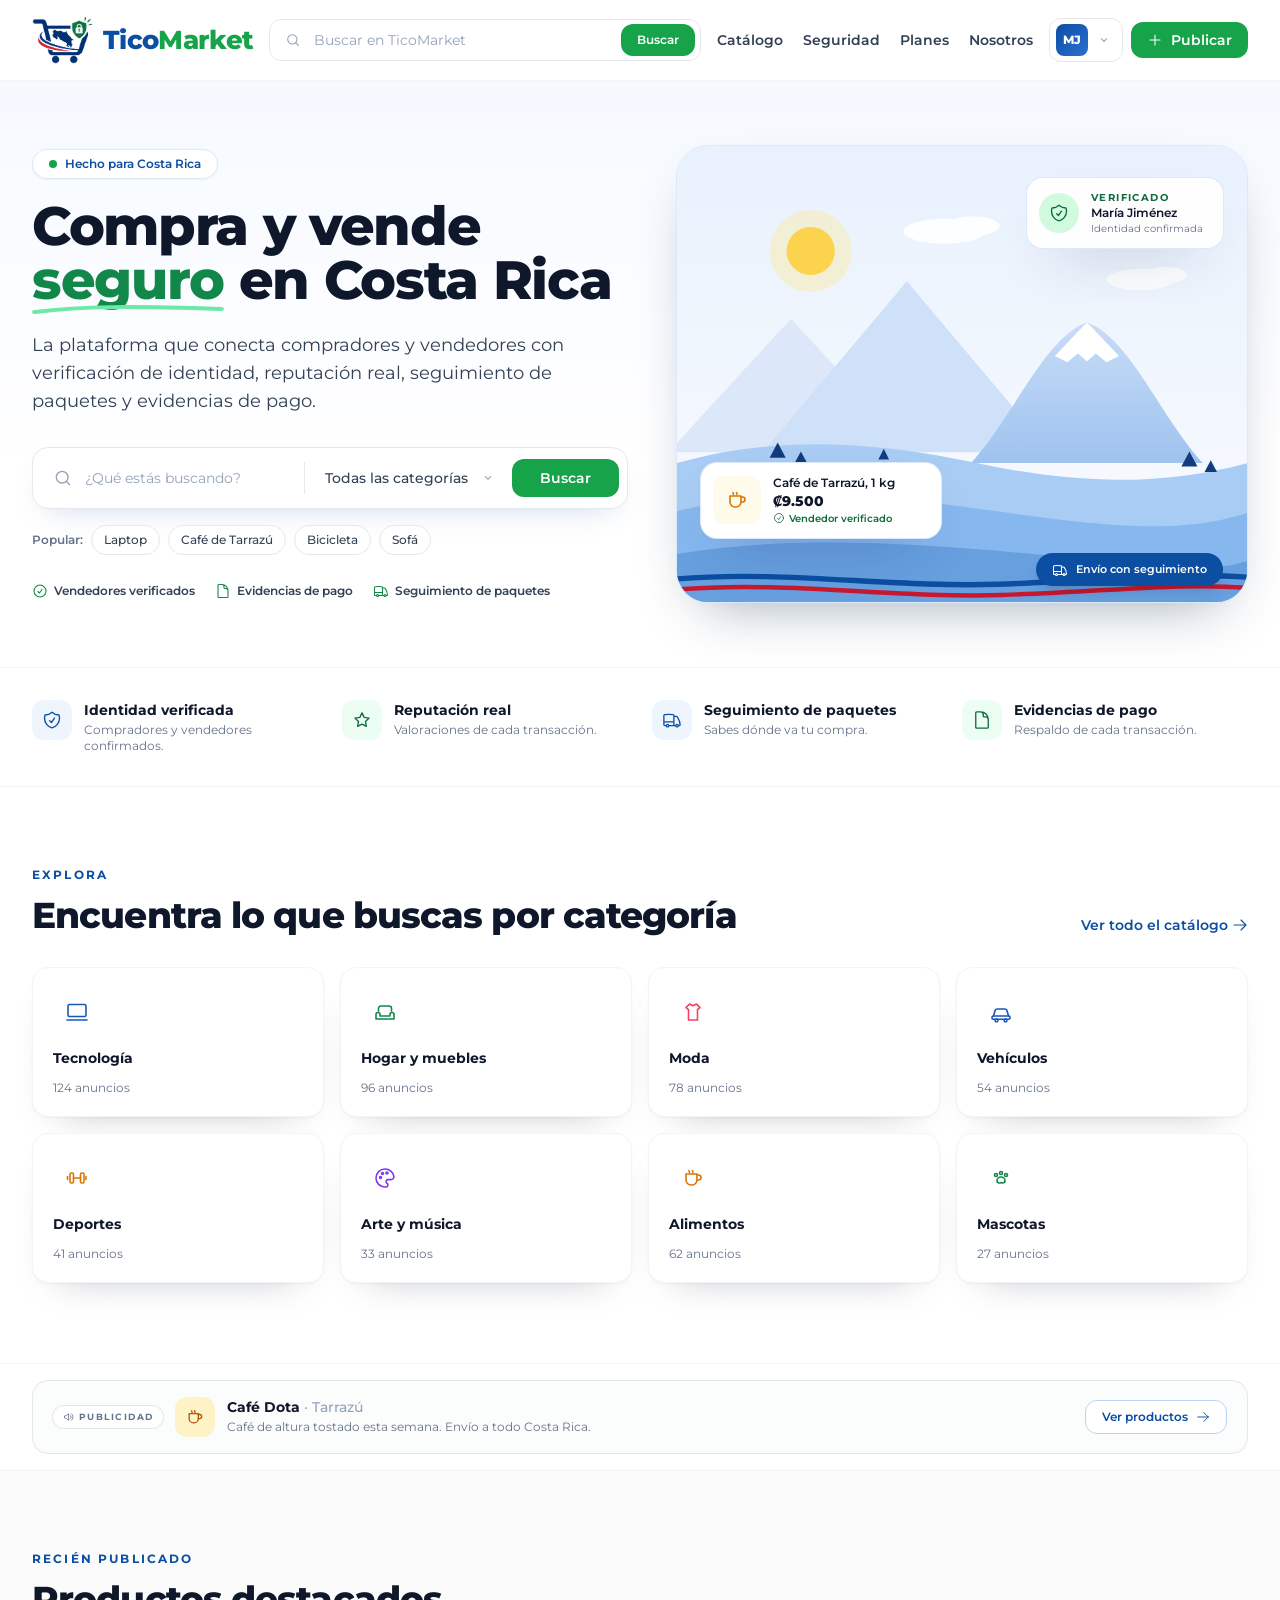
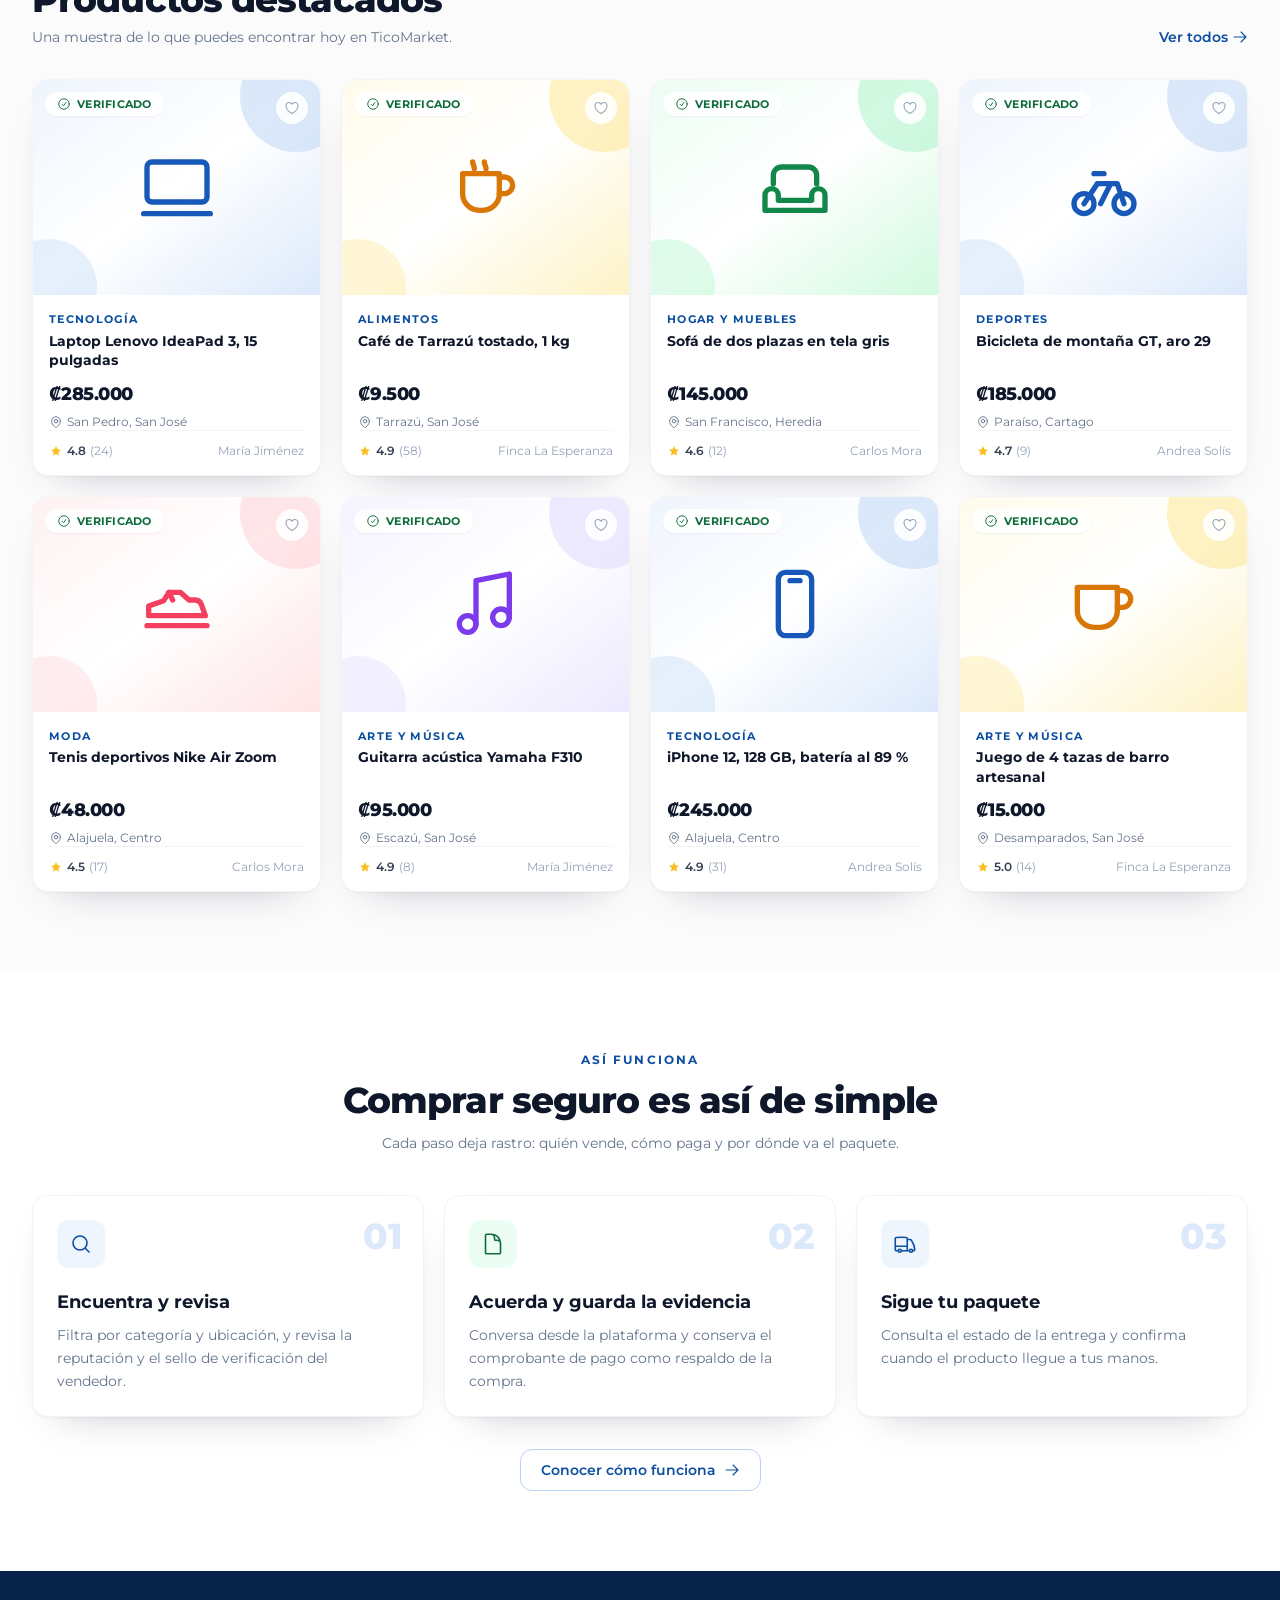
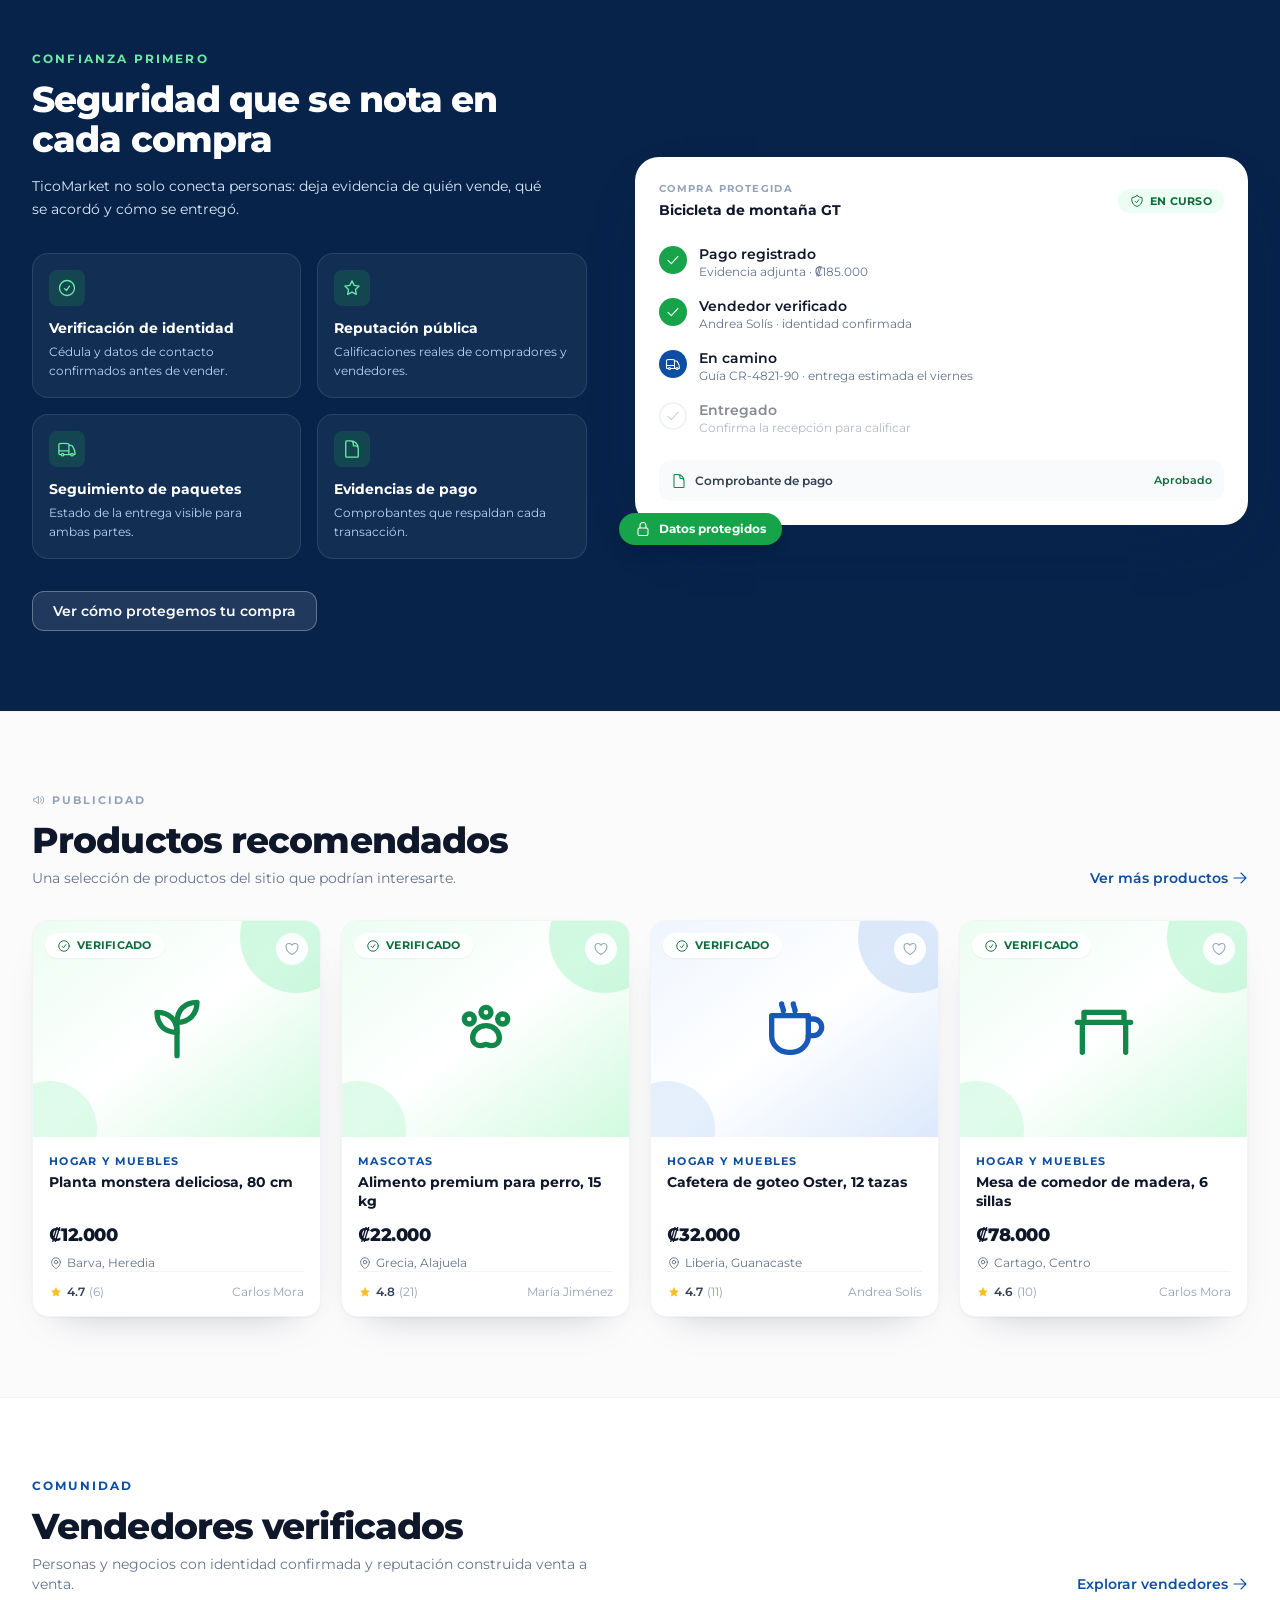
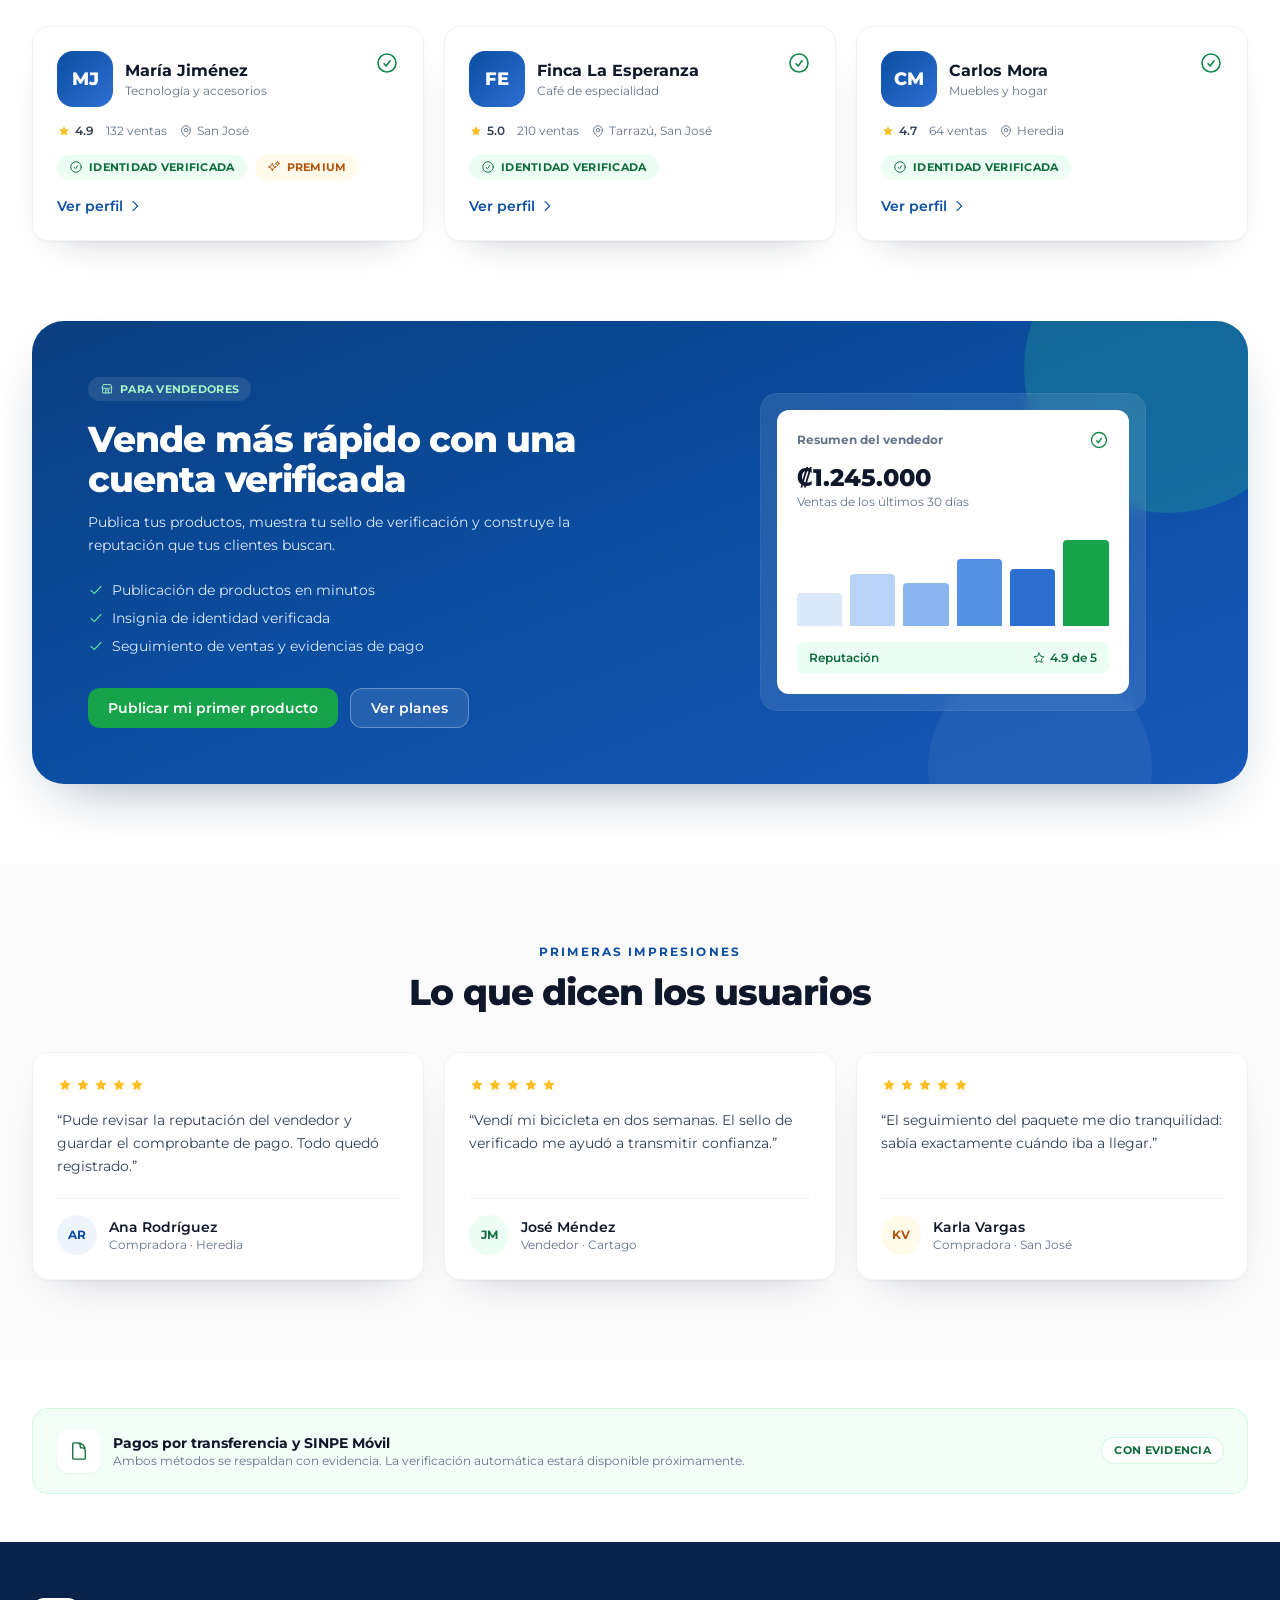
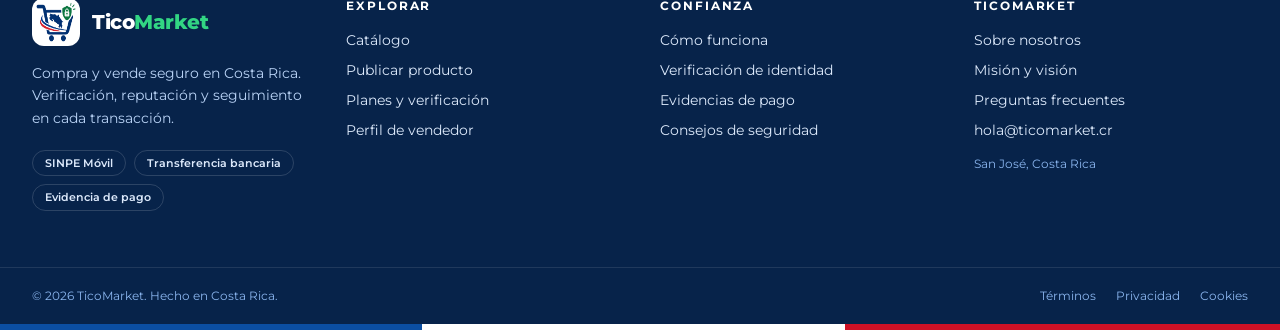
<file: index.html>
<!doctype html>
<html lang="es-CR">
<head>
  <meta charset="utf-8">
  <meta name="viewport" content="width=device-width, initial-scale=1">
  <title>TicoMarket — Compra y vende seguro en Costa Rica</title>
  <meta name="description" content="Marketplace costarricense con verificación de identidad, reputación, seguimiento de paquetes y evidencias de pago. Compra y vende seguro en Costa Rica.">
  <link rel="icon" type="image/png" href="assets/img/favicon.png">
  <link rel="stylesheet" href="assets/css/fuentes.css">
  <link rel="stylesheet" href="assets/css/estilos.css">
</head>
<body class="bg-white">
  <a href="#contenido" class="sr-only focus:not-sr-only focus:absolute focus:left-4 focus:top-4 focus:z-50 focus:rounded-lg focus:bg-brand-700 focus:px-4 focus:py-2 focus:text-sm focus:font-semibold focus:text-white">Saltar al contenido</a>

  <header id="cabecera" class="sticky top-0 z-40 border-b border-gray-100 bg-white/90 backdrop-blur transition-shadow">
    <div class="contenedor flex h-20 items-center gap-4">
      <a href="index.html" class="flex shrink-0 items-center gap-2.5" aria-label="TicoMarket, ir al inicio">
        <img src="assets/img/logo-icono.png" alt="" width="685" height="540" class="h-11 w-auto sm:h-12">
        <span class="text-[24px] font-extrabold leading-none tracking-tight sm:text-[26px]">
          <span class="text-brand-700">Tico</span><span class="text-tico-500">Market</span>
        </span>
      </a>

      <form role="search" class="mx-auto hidden w-full max-w-md lg:block">
        <label for="busqueda-cabecera" class="sr-only">Buscar productos</label>
        <div class="relative">
          <span class="pointer-events-none absolute left-4 top-1/2 -translate-y-1/2 text-ink-400" data-icono="search" data-clases="h-4 w-4"></span>
          <input id="busqueda-cabecera" type="search" class="campo py-2.5 pl-11 pr-24 text-sm" placeholder="Buscar en TicoMarket">
          <button type="submit" class="btn-verde absolute right-1.5 top-1/2 -translate-y-1/2 px-4 py-2 text-xs">Buscar</button>
        </div>
      </form>

      <nav class="ml-auto hidden items-center gap-5 text-sm font-semibold text-ink-700 xl:flex" aria-label="Navegación principal">
        <a href="catalogo.html" class="transition hover:text-brand-700">Catálogo</a>
        <a href="seguridad.html" class="transition hover:text-brand-700">Seguridad</a>
        <a href="planes.html" class="transition hover:text-brand-700">Planes</a>
        <a href="nosotros.html" class="transition hover:text-brand-700">Nosotros</a>
      </nav>

      <div class="ml-auto hidden items-center gap-2 md:flex xl:ml-0">
        <div class="relative" data-menu-usuario>
          <button type="button" data-boton-usuario class="flex h-11 items-center gap-2 rounded-xl border border-gray-200 bg-white pl-1.5 pr-2.5 text-sm font-semibold text-ink-700 transition hover:border-brand-200 hover:bg-brand-50" aria-expanded="false" aria-controls="menu-usuario" aria-haspopup="true" aria-label="Abrir menú de usuario">
            <span class="flex h-8 w-8 items-center justify-center rounded-lg bg-gradient-to-br from-brand-700 to-brand-500 text-xs font-extrabold text-white">MJ</span>
            <span class="hidden md:inline xl:hidden">María</span>
            <span data-boton-usuario-icono class="text-ink-400 transition-transform" data-icono="chevron" data-clases="h-4 w-4"></span>
          </button>
          <div id="menu-usuario" data-panel-usuario class="absolute right-0 top-full z-50 mt-2 hidden w-64 overflow-hidden rounded-2xl border border-gray-100 bg-white p-2 shadow-flotante">
            <div class="flex items-center gap-2.5 border-b border-gray-100 px-3 pb-3 pt-2">
              <span class="flex h-9 w-9 items-center justify-center rounded-xl bg-gradient-to-br from-brand-700 to-brand-500 text-xs font-extrabold text-white">MJ</span>
              <div>
                <p class="text-sm font-bold text-ink-900">María Jiménez</p>
                <p class="flex items-center gap-1 text-[11px] font-semibold text-tico-700">
                  <span data-icono="badge-check" data-clases="h-3 w-3"></span>
                  Cuenta verificada
                </p>
              </div>
            </div>
            <nav class="mt-1 flex flex-col text-sm" aria-label="Menú de usuario">
              <a href="transacciones.html" class="flex items-center gap-2.5 rounded-lg px-3 py-2.5 font-semibold text-brand-700 transition hover:bg-brand-50">
                <span data-icono="receipt" data-clases="h-4 w-4"></span>
                Mi panel de transacciones
              </a>
              <a href="vendedor.html" class="flex items-center gap-2.5 rounded-lg px-3 py-2.5 font-medium text-ink-700 transition hover:bg-gray-50 hover:text-brand-700">
                <span data-icono="store" data-clases="h-4 w-4 text-ink-400"></span>
                Mi perfil de vendedor
              </a>
              <a href="planes.html" class="flex items-center gap-2.5 rounded-lg px-3 py-2.5 font-medium text-ink-700 transition hover:bg-gray-50 hover:text-brand-700">
                <span data-icono="sparkles" data-clases="h-4 w-4 text-ink-400"></span>
                Mis planes
              </a>
            </nav>
            <div class="mt-1 border-t border-gray-100 pt-1">
              <a href="#" class="flex items-center gap-2.5 rounded-lg px-3 py-2.5 text-sm font-medium text-ink-500 transition hover:bg-gray-50 hover:text-ink-900">
                <span data-icono="close" data-clases="h-4 w-4"></span>
                Cerrar sesión
              </a>
            </div>
          </div>
        </div>
        <a href="publicar.html" class="btn-verde px-4 py-2.5">
          <span data-icono="plus" data-clases="h-4 w-4"></span>
          Publicar
        </a>
      </div>

      <button id="btn-menu" type="button" class="ml-auto inline-flex h-11 w-11 items-center justify-center rounded-xl border border-gray-200 text-brand-700 transition hover:bg-brand-50 md:ml-0 xl:hidden" aria-expanded="false" aria-controls="menu-movil" aria-label="Abrir menú">
        <span id="icono-menu" data-icono="menu" data-clases="h-6 w-6"></span>
        <span id="icono-cerrar" class="hidden" data-icono="close" data-clases="h-6 w-6"></span>
      </button>
    </div>

    <div id="menu-movil" class="hidden border-t border-gray-100 bg-white px-4 pb-6 pt-4 xl:hidden">
      <form role="search" class="mb-4">
        <label for="busqueda-movil" class="sr-only">Buscar productos</label>
        <div class="relative">
          <span class="pointer-events-none absolute left-4 top-1/2 -translate-y-1/2 text-ink-400" data-icono="search" data-clases="h-4 w-4"></span>
          <input id="busqueda-movil" type="search" class="campo py-3 pl-11" placeholder="Buscar en TicoMarket">
        </div>
      </form>
      <nav class="flex flex-col divide-y divide-gray-100 text-sm font-semibold text-ink-700" aria-label="Navegación móvil">
        <a href="catalogo.html" class="py-3 hover:text-brand-700">Catálogo</a>
        <a href="seguridad.html" class="py-3 hover:text-brand-700">Seguridad</a>
        <a href="planes.html" class="py-3 hover:text-brand-700">Planes</a>
        <a href="nosotros.html" class="py-3 hover:text-brand-700">Nosotros</a>
      </nav>
      <div class="mt-4">
        <a href="transacciones.html" class="flex items-center gap-3 rounded-xl border border-gray-200 p-3 transition hover:border-brand-200 hover:bg-brand-50">
          <span class="flex h-10 w-10 items-center justify-center rounded-xl bg-gradient-to-br from-brand-700 to-brand-500 text-xs font-extrabold text-white">MJ</span>
          <span class="flex-1">
            <span class="block text-sm font-bold text-ink-900">María Jiménez</span>
            <span class="flex items-center gap-1 text-[11px] font-semibold text-tico-700">
              <span data-icono="badge-check" data-clases="h-3 w-3"></span>
              Verificada · Mi panel
            </span>
          </span>
          <span data-icono="chevron-right" data-clases="h-4 w-4 text-ink-400"></span>
        </a>
        <div class="mt-3 flex flex-col gap-2">
          <a href="vendedor.html" class="btn-contorno">Mi perfil de vendedor</a>
          <a href="publicar.html" class="btn-verde">Publicar producto</a>
        </div>
      </div>
    </div>
  </header>

  <main id="contenido">
    <section class="bg-cielo-suave">
      <div class="contenedor grid items-center gap-12 py-12 lg:grid-cols-[1.02fr,0.98fr] lg:py-16">
        <div>
          <span class="inline-flex items-center gap-2 rounded-full border border-brand-100 bg-white px-4 py-1.5 text-xs font-semibold text-brand-700 shadow-sm">
            <span class="h-2 w-2 rounded-full bg-tico-500"></span>
            Hecho para Costa Rica
          </span>

          <h1 class="mt-5 text-4xl font-extrabold leading-[1.08] tracking-tight text-ink-900 sm:text-5xl xl:text-[3.35rem]">
            Compra y vende
            <span class="relative inline-block text-tico-600">seguro
              <svg class="absolute -bottom-2 left-0 h-3 w-full text-tico-300" viewBox="0 0 120 12" preserveAspectRatio="none" aria-hidden="true">
                <path d="M2 9c30-6 60-6 116-3" fill="none" stroke="currentColor" stroke-width="4" stroke-linecap="round"/>
              </svg>
            </span>
            en Costa Rica
          </h1>

          <p class="mt-6 max-w-xl text-base leading-relaxed text-ink-700 sm:text-lg">
            La plataforma que conecta compradores y vendedores con verificación de identidad,
            reputación real, seguimiento de paquetes y evidencias de pago.
          </p>

          <form role="search" class="mt-8">
            <div class="flex flex-col gap-2 rounded-2xl border border-gray-200 bg-white p-2 shadow-suave sm:flex-row sm:items-center">
              <div class="relative flex-1">
                <label for="busqueda-inicio" class="sr-only">Buscar productos</label>
                <span class="pointer-events-none absolute left-3 top-1/2 -translate-y-1/2 text-ink-400" data-icono="search" data-clases="h-5 w-5"></span>
                <input id="busqueda-inicio" type="search" class="w-full rounded-xl border-0 bg-transparent py-3 pl-11 pr-3 text-sm text-ink-900 placeholder:text-ink-400 focus:ring-0" placeholder="¿Qué estás buscando?">
              </div>
              <div class="hidden h-8 w-px bg-gray-200 sm:block"></div>
              <div class="relative border-t border-gray-100 pt-2 sm:border-t-0 sm:pt-0">
                <label for="categoria-inicio" class="sr-only">Categoría</label>
                <select id="categoria-inicio" class="appearance-none rounded-xl border-0 bg-transparent py-3 pl-3 pr-9 text-sm font-medium text-ink-700 focus:ring-0">
                  <option>Todas las categorías</option>
                  <option>Tecnología</option>
                  <option>Hogar y muebles</option>
                  <option>Moda</option>
                  <option>Vehículos</option>
                  <option>Deportes</option>
                  <option>Arte y música</option>
                  <option>Alimentos</option>
                  <option>Mascotas</option>
                </select>
                <span class="pointer-events-none absolute right-2 top-1/2 -translate-y-1/2 text-ink-400" data-icono="chevron" data-clases="h-4 w-4"></span>
              </div>
              <button type="submit" class="btn-verde sm:px-7">Buscar</button>
            </div>
          </form>

          <div class="mt-4 flex flex-wrap items-center gap-2 text-xs text-ink-500">
            <span class="font-semibold">Popular:</span>
            <a href="catalogo.html" class="rounded-full border border-gray-200 bg-white px-3 py-1.5 font-medium text-ink-700 transition hover:border-brand-300 hover:text-brand-700">Laptop</a>
            <a href="catalogo.html" class="rounded-full border border-gray-200 bg-white px-3 py-1.5 font-medium text-ink-700 transition hover:border-brand-300 hover:text-brand-700">Café de Tarrazú</a>
            <a href="catalogo.html" class="rounded-full border border-gray-200 bg-white px-3 py-1.5 font-medium text-ink-700 transition hover:border-brand-300 hover:text-brand-700">Bicicleta</a>
            <a href="catalogo.html" class="rounded-full border border-gray-200 bg-white px-3 py-1.5 font-medium text-ink-700 transition hover:border-brand-300 hover:text-brand-700">Sofá</a>
          </div>

          <ul class="mt-7 flex flex-wrap gap-x-5 gap-y-2 text-xs font-semibold text-ink-700">
            <li class="flex items-center gap-1.5"><span class="text-tico-600" data-icono="badge-check" data-clases="h-4 w-4"></span> Vendedores verificados</li>
            <li class="flex items-center gap-1.5"><span class="text-tico-600" data-icono="receipt" data-clases="h-4 w-4"></span> Evidencias de pago</li>
            <li class="flex items-center gap-1.5"><span class="text-tico-600" data-icono="truck" data-clases="h-4 w-4"></span> Seguimiento de paquetes</li>
          </ul>
        </div>

        <div class="relative mx-auto w-full max-w-lg lg:max-w-none">
          <div class="relative aspect-[5/4] overflow-hidden rounded-[2rem] border border-brand-100 bg-brand-50 shadow-flotante">
            <svg viewBox="0 0 640 512" class="absolute inset-0 h-full w-full" preserveAspectRatio="xMidYMid slice" aria-hidden="true">
              <defs>
                <linearGradient id="cielo" x1="0" y1="0" x2="0" y2="1">
                  <stop offset="0" stop-color="#E8F1FD"/>
                  <stop offset="1" stop-color="#FAFCFF"/>
                </linearGradient>
                <linearGradient id="volcan" x1="0" y1="0" x2="0" y2="1">
                  <stop offset="0" stop-color="#C7DCF7"/>
                  <stop offset="1" stop-color="#9FC3EF"/>
                </linearGradient>
              </defs>
              <rect width="640" height="512" fill="url(#cielo)"/>
              <circle cx="150" cy="118" r="46" fill="#FDE68A" opacity=".35"/>
              <circle cx="150" cy="118" r="27" fill="#FCD34D"/>
              <g fill="#FFFFFF" opacity=".85">
                <ellipse cx="300" cy="96" rx="46" ry="14"/>
                <ellipse cx="332" cy="90" rx="30" ry="11"/>
                <ellipse cx="520" cy="150" rx="38" ry="12"/>
                <ellipse cx="548" cy="145" rx="24" ry="9"/>
              </g>
              <path d="M-10 344 128 194 266 344Z" fill="#DCE8FA"/>
              <path d="M96 344 258 152 420 344Z" fill="#CFE1F9"/>
              <path d="M330 356c50-56 82-140 130-158 48 18 80 102 130 158Z" fill="url(#volcan)"/>
              <path d="M424 236 460 198 496 236 482 243 470 233 460 242 450 233 438 243Z" fill="#FFFFFF"/>
              <path d="M0 356c112-32 224-24 336 0s208 26 304 0v156H0Z" fill="#A8CCF4"/>
              <path d="M0 410c136-34 268-12 402 6s186 12 238-4v100H0Z" fill="#86B7EE"/>
              <path d="M0 458c158-26 316-6 474 6s138 8 166 2v46H0Z" fill="#679FDF"/>
              <g fill="#123C7C">
                <path d="m104 350 9-17 9 17Z"/>
                <path d="m132 356 7-13 7 13Z"/>
                <path d="m566 360 9-17 9 17Z"/>
                <path d="m592 366 7-13 7 13Z"/>
                <path d="m226 352 6-12 6 12Z"/>
              </g>
              <path d="M0 486c120-10 240 10 360 6s200-14 280-8" fill="none" stroke="#0B4EA2" stroke-width="6"/>
              <path d="M0 498c124-10 244 10 366 6s196-14 274-8" fill="none" stroke="#CE1126" stroke-width="5" opacity=".95"/>
            </svg>

            <div class="absolute right-4 top-6 flex items-center gap-3 rounded-2xl bg-white/95 p-3 pr-5 shadow-flotante ring-1 ring-brand-100 sm:right-6 sm:top-8">
              <span class="flex h-10 w-10 items-center justify-center rounded-full bg-tico-100 text-tico-700">
                <span data-icono="shield" data-clases="h-5 w-5"></span>
              </span>
              <div>
                <p class="text-[10px] font-bold uppercase tracking-[0.14em] text-tico-700">Verificado</p>
                <p class="text-xs font-semibold text-ink-900">María Jiménez</p>
                <p class="text-[10px] text-ink-500">Identidad confirmada</p>
              </div>
            </div>

            <div class="absolute bottom-14 left-4 flex w-60 items-center gap-3 rounded-2xl bg-white p-3 shadow-flotante ring-1 ring-brand-100 sm:bottom-16 sm:left-6">
              <span class="flex h-12 w-12 shrink-0 items-center justify-center rounded-xl bg-amber-50 text-amber-600">
                <span data-icono="coffee" data-clases="h-6 w-6"></span>
              </span>
              <div class="min-w-0">
                <p class="truncate text-xs font-semibold text-ink-900">Café de Tarrazú, 1 kg</p>
                <p class="text-sm font-extrabold text-ink-900">₡9.500</p>
                <p class="flex items-center gap-1 text-[10px] font-semibold text-tico-700">
                  <span data-icono="badge-check" data-clases="h-3 w-3"></span> Vendedor verificado
                </p>
              </div>
            </div>

            <div class="absolute bottom-4 right-4 flex items-center gap-2 rounded-full bg-brand-700 px-4 py-2 text-[11px] font-semibold text-white shadow-lg sm:right-6">
              <span data-icono="truck" data-clases="h-4 w-4"></span>
              Envío con seguimiento
            </div>
          </div>
        </div>
      </div>
    </section>

    <section class="border-y border-gray-100 bg-white">
      <div class="contenedor grid grid-cols-2 gap-6 py-8 lg:grid-cols-4">
        <div class="flex items-start gap-3">
          <span class="flex h-10 w-10 shrink-0 items-center justify-center rounded-xl bg-brand-50 text-brand-700"><span data-icono="shield" data-clases="h-5 w-5"></span></span>
          <div><p class="text-sm font-bold text-ink-900">Identidad verificada</p><p class="mt-0.5 text-xs text-ink-500">Compradores y vendedores confirmados.</p></div>
        </div>
        <div class="flex items-start gap-3">
          <span class="flex h-10 w-10 shrink-0 items-center justify-center rounded-xl bg-tico-50 text-tico-700"><span data-icono="star" data-clases="h-5 w-5"></span></span>
          <div><p class="text-sm font-bold text-ink-900">Reputación real</p><p class="mt-0.5 text-xs text-ink-500">Valoraciones de cada transacción.</p></div>
        </div>
        <div class="flex items-start gap-3">
          <span class="flex h-10 w-10 shrink-0 items-center justify-center rounded-xl bg-brand-50 text-brand-700"><span data-icono="truck" data-clases="h-5 w-5"></span></span>
          <div><p class="text-sm font-bold text-ink-900">Seguimiento de paquetes</p><p class="mt-0.5 text-xs text-ink-500">Sabes dónde va tu compra.</p></div>
        </div>
        <div class="flex items-start gap-3">
          <span class="flex h-10 w-10 shrink-0 items-center justify-center rounded-xl bg-tico-50 text-tico-700"><span data-icono="receipt" data-clases="h-5 w-5"></span></span>
          <div><p class="text-sm font-bold text-ink-900">Evidencias de pago</p><p class="mt-0.5 text-xs text-ink-500">Respaldo de cada transacción.</p></div>
        </div>
      </div>
    </section>

    <section class="seccion">
      <div class="contenedor">
        <div class="flex flex-wrap items-end justify-between gap-4">
          <div>
            <p class="antetitulo">Explora</p>
            <h2 class="titulo-seccion">Encuentra lo que buscas por categoría</h2>
          </div>
          <a href="catalogo.html" class="enlace inline-flex items-center gap-1 text-sm">
            Ver todo el catálogo <span data-icono="arrow" data-clases="h-4 w-4"></span>
          </a>
        </div>
        <div data-lista="categorias" class="mt-8 grid grid-cols-2 gap-4 sm:grid-cols-3 lg:grid-cols-4"></div>
      </div>
    </section>

    <aside aria-label="Publicidad" class="border-y border-gray-100 bg-white">
      <div class="contenedor py-4">
        <div class="flex flex-col gap-3 rounded-2xl border border-gray-200 bg-gray-50/60 px-5 py-4 sm:flex-row sm:items-center">
          <span class="inline-flex w-fit shrink-0 items-center gap-1 rounded-full bg-white px-2.5 py-1 text-[9px] font-bold uppercase tracking-[0.16em] text-ink-500 ring-1 ring-gray-200">
            <span data-icono="megaphone" data-clases="h-3 w-3"></span> Publicidad
          </span>
          <div class="flex min-w-0 flex-1 items-start gap-3">
            <span class="flex h-10 w-10 shrink-0 items-center justify-center rounded-xl bg-amber-100 text-amber-700">
              <span data-icono="coffee" data-clases="h-5 w-5"></span>
            </span>
            <div class="min-w-0">
              <p class="text-sm font-bold text-ink-900">Café Dota <span class="font-medium text-ink-400">· Tarrazú</span></p>
              <p class="text-xs leading-relaxed text-ink-500">Café de altura tostado esta semana. Envío a todo Costa Rica.</p>
            </div>
          </div>
          <a href="catalogo.html" class="btn-contorno shrink-0 px-4 py-2 text-xs">Ver productos <span data-icono="arrow" data-clases="h-3.5 w-3.5"></span></a>
        </div>
      </div>
    </aside>

    <section id="productos" class="bg-gray-50/70 py-16 sm:py-20">
      <div class="contenedor">
        <div class="flex flex-wrap items-end justify-between gap-4">
          <div>
            <p class="antetitulo">Recién publicado</p>
            <h2 class="titulo-seccion">Productos destacados</h2>
            <p class="mt-2 max-w-xl text-sm text-ink-500">Una muestra de lo que puedes encontrar hoy en TicoMarket.</p>
          </div>
          <a href="catalogo.html" class="enlace inline-flex items-center gap-1 text-sm">
            Ver todos <span data-icono="arrow" data-clases="h-4 w-4"></span>
          </a>
        </div>
        <div data-lista="productos" data-limite="8" class="mt-8 grid grid-cols-1 gap-5 sm:grid-cols-2 lg:grid-cols-4"></div>
      </div>
    </section>

    <section class="seccion">
      <div class="contenedor">
        <div class="mx-auto max-w-2xl text-center">
          <p class="antetitulo">Así funciona</p>
          <h2 class="titulo-seccion">Comprar seguro es así de simple</h2>
          <p class="mt-3 text-sm leading-relaxed text-ink-500">Cada paso deja rastro: quién vende, cómo paga y por dónde va el paquete.</p>
        </div>
        <div class="mt-10 grid gap-5 md:grid-cols-3">
          <article class="tarjeta relative p-6">
            <span class="absolute right-5 top-5 text-4xl font-extrabold text-brand-100">01</span>
            <span class="flex h-12 w-12 items-center justify-center rounded-xl bg-brand-50 text-brand-700"><span data-icono="search" data-clases="h-6 w-6"></span></span>
            <h3 class="mt-5 text-lg font-bold">Encuentra y revisa</h3>
            <p class="mt-2 text-sm leading-relaxed text-ink-500">Filtra por categoría y ubicación, y revisa la reputación y el sello de verificación del vendedor.</p>
          </article>
          <article class="tarjeta relative p-6">
            <span class="absolute right-5 top-5 text-4xl font-extrabold text-brand-100">02</span>
            <span class="flex h-12 w-12 items-center justify-center rounded-xl bg-tico-50 text-tico-700"><span data-icono="receipt" data-clases="h-6 w-6"></span></span>
            <h3 class="mt-5 text-lg font-bold">Acuerda y guarda la evidencia</h3>
            <p class="mt-2 text-sm leading-relaxed text-ink-500">Conversa desde la plataforma y conserva el comprobante de pago como respaldo de la compra.</p>
          </article>
          <article class="tarjeta relative p-6">
            <span class="absolute right-5 top-5 text-4xl font-extrabold text-brand-100">03</span>
            <span class="flex h-12 w-12 items-center justify-center rounded-xl bg-brand-50 text-brand-700"><span data-icono="truck" data-clases="h-6 w-6"></span></span>
            <h3 class="mt-5 text-lg font-bold">Sigue tu paquete</h3>
            <p class="mt-2 text-sm leading-relaxed text-ink-500">Consulta el estado de la entrega y confirma cuando el producto llegue a tus manos.</p>
          </article>
        </div>
        <div class="mt-8 text-center">
          <a href="seguridad.html" class="btn-contorno">Conocer cómo funciona <span data-icono="arrow" data-clases="h-4 w-4"></span></a>
        </div>
      </div>
    </section>

    <section class="bg-brand-950 py-16 text-white sm:py-20">
      <div class="contenedor grid items-center gap-12 lg:grid-cols-[0.95fr,1.05fr]">
        <div>
          <p class="text-xs font-bold uppercase tracking-[0.18em] text-tico-300">Confianza primero</p>
          <h2 class="mt-3 text-3xl font-extrabold tracking-tight sm:text-4xl">Seguridad que se nota en cada compra</h2>
          <p class="mt-4 max-w-lg text-sm leading-relaxed text-brand-100">
            TicoMarket no solo conecta personas: deja evidencia de quién vende, qué se acordó y cómo se entregó.
          </p>
          <div class="mt-8 grid gap-4 sm:grid-cols-2">
            <div class="rounded-2xl border border-white/10 bg-white/5 p-4">
              <span class="flex h-9 w-9 items-center justify-center rounded-lg bg-tico-500/20 text-tico-300"><span data-icono="badge-check" data-clases="h-5 w-5"></span></span>
              <p class="mt-3 text-sm font-bold">Verificación de identidad</p>
              <p class="mt-1 text-xs leading-relaxed text-brand-200">Cédula y datos de contacto confirmados antes de vender.</p>
            </div>
            <div class="rounded-2xl border border-white/10 bg-white/5 p-4">
              <span class="flex h-9 w-9 items-center justify-center rounded-lg bg-tico-500/20 text-tico-300"><span data-icono="star" data-clases="h-5 w-5"></span></span>
              <p class="mt-3 text-sm font-bold">Reputación pública</p>
              <p class="mt-1 text-xs leading-relaxed text-brand-200">Calificaciones reales de compradores y vendedores.</p>
            </div>
            <div class="rounded-2xl border border-white/10 bg-white/5 p-4">
              <span class="flex h-9 w-9 items-center justify-center rounded-lg bg-tico-500/20 text-tico-300"><span data-icono="truck" data-clases="h-5 w-5"></span></span>
              <p class="mt-3 text-sm font-bold">Seguimiento de paquetes</p>
              <p class="mt-1 text-xs leading-relaxed text-brand-200">Estado de la entrega visible para ambas partes.</p>
            </div>
            <div class="rounded-2xl border border-white/10 bg-white/5 p-4">
              <span class="flex h-9 w-9 items-center justify-center rounded-lg bg-tico-500/20 text-tico-300"><span data-icono="receipt" data-clases="h-5 w-5"></span></span>
              <p class="mt-3 text-sm font-bold">Evidencias de pago</p>
              <p class="mt-1 text-xs leading-relaxed text-brand-200">Comprobantes que respaldan cada transacción.</p>
            </div>
          </div>
          <a href="seguridad.html" class="btn-claro mt-8">Ver cómo protegemos tu compra</a>
        </div>

        <div class="relative">
          <div class="rounded-3xl bg-white p-5 text-ink-900 shadow-flotante sm:p-6">
            <div class="flex items-center justify-between">
              <div>
                <p class="text-[10px] font-bold uppercase tracking-[0.14em] text-ink-400">Compra protegida</p>
                <p class="mt-1 text-sm font-bold">Bicicleta de montaña GT</p>
              </div>
              <span class="sello bg-tico-50 text-tico-700"><span data-icono="shield" data-clases="h-3.5 w-3.5"></span> En curso</span>
            </div>

            <ol class="mt-6 space-y-4">
              <li class="flex gap-3">
                <span class="mt-0.5 flex h-7 w-7 shrink-0 items-center justify-center rounded-full bg-tico-500 text-white"><span data-icono="check" data-clases="h-4 w-4"></span></span>
                <div><p class="text-sm font-semibold">Pago registrado</p><p class="text-xs text-ink-500">Evidencia adjunta · ₡185.000</p></div>
              </li>
              <li class="flex gap-3">
                <span class="mt-0.5 flex h-7 w-7 shrink-0 items-center justify-center rounded-full bg-tico-500 text-white"><span data-icono="check" data-clases="h-4 w-4"></span></span>
                <div><p class="text-sm font-semibold">Vendedor verificado</p><p class="text-xs text-ink-500">Andrea Solís · identidad confirmada</p></div>
              </li>
              <li class="flex gap-3">
                <span class="mt-0.5 flex h-7 w-7 shrink-0 items-center justify-center rounded-full bg-brand-700 text-white"><span data-icono="truck" data-clases="h-4 w-4"></span></span>
                <div><p class="text-sm font-semibold">En camino</p><p class="text-xs text-ink-500">Guía CR-4821-90 · entrega estimada el viernes</p></div>
              </li>
              <li class="flex gap-3 opacity-50">
                <span class="mt-0.5 flex h-7 w-7 shrink-0 items-center justify-center rounded-full border-2 border-gray-200 text-ink-400"><span data-icono="check" data-clases="h-4 w-4"></span></span>
                <div><p class="text-sm font-semibold">Entregado</p><p class="text-xs text-ink-500">Confirma la recepción para calificar</p></div>
              </li>
            </ol>

            <div class="mt-6 flex items-center justify-between rounded-xl bg-gray-50 p-3">
              <div class="flex items-center gap-2 text-xs font-semibold text-ink-700">
                <span class="text-tico-600" data-icono="receipt" data-clases="h-4 w-4"></span>
                Comprobante de pago
              </div>
              <span class="text-[11px] font-semibold text-tico-700">Aprobado</span>
            </div>
          </div>
          <div class="absolute -bottom-5 -left-4 hidden items-center gap-2 rounded-full bg-tico-500 px-4 py-2 text-xs font-bold text-white shadow-lg sm:flex">
            <span data-icono="lock" data-clases="h-4 w-4"></span>
            Datos protegidos
          </div>
        </div>
      </div>
    </section>

    <section aria-labelledby="recomendados-titulo" class="border-y border-gray-100 bg-gray-50/70 py-16 sm:py-20">
      <div class="contenedor">
        <div class="flex flex-wrap items-end justify-between gap-4">
          <div>
            <p class="flex items-center gap-1.5 text-[11px] font-bold uppercase tracking-[0.18em] text-ink-400">
              <span data-icono="megaphone" data-clases="h-3.5 w-3.5"></span> Publicidad
            </p>
            <h2 id="recomendados-titulo" class="titulo-seccion">Productos recomendados</h2>
            <p class="mt-2 max-w-xl text-sm text-ink-500">Una selección de productos del sitio que podrían interesarte.</p>
          </div>
          <a href="catalogo.html" class="enlace inline-flex items-center gap-1 text-sm">
            Ver más productos <span data-icono="arrow" data-clases="h-4 w-4"></span>
          </a>
        </div>
        <div data-lista="productos" data-ids="p9,p11,p12,p10" class="mt-8 grid grid-cols-1 gap-5 sm:grid-cols-2 lg:grid-cols-4"></div>
      </div>
    </section>

    <section class="seccion">
      <div class="contenedor">
        <div class="flex flex-wrap items-end justify-between gap-4">
          <div>
            <p class="antetitulo">Comunidad</p>
            <h2 class="titulo-seccion">Vendedores verificados</h2>
            <p class="mt-2 max-w-xl text-sm text-ink-500">Personas y negocios con identidad confirmada y reputación construida venta a venta.</p>
          </div>
          <a href="catalogo.html" class="enlace inline-flex items-center gap-1 text-sm">
            Explorar vendedores <span data-icono="arrow" data-clases="h-4 w-4"></span>
          </a>
        </div>
        <div data-lista="vendedores" data-limite="3" class="mt-8 grid gap-5 md:grid-cols-2 lg:grid-cols-3"></div>
      </div>
    </section>

    <section class="pb-16 sm:pb-20">
      <div class="contenedor">
        <div class="relative overflow-hidden rounded-[2rem] bg-gradient-to-br from-brand-800 via-brand-700 to-brand-600 px-6 py-10 text-white shadow-flotante sm:px-10 lg:px-14 lg:py-14">
          <div class="pointer-events-none absolute -right-16 -top-24 h-72 w-72 rounded-full bg-tico-400/20"></div>
          <div class="pointer-events-none absolute -bottom-24 right-24 h-56 w-56 rounded-full bg-white/5"></div>
          <div class="relative grid items-center gap-10 lg:grid-cols-[1.1fr,0.9fr]">
            <div>
              <span class="sello bg-white/10 text-tico-200"><span data-icono="store" data-clases="h-3.5 w-3.5"></span> Para vendedores</span>
              <h2 class="mt-4 text-3xl font-extrabold leading-tight tracking-tight sm:text-4xl">Vende más rápido con una cuenta verificada</h2>
              <p class="mt-3 max-w-lg text-sm leading-relaxed text-brand-100">Publica tus productos, muestra tu sello de verificación y construye la reputación que tus clientes buscan.</p>
              <ul class="mt-6 space-y-2 text-sm text-brand-100">
                <li class="flex items-center gap-2"><span class="text-tico-300" data-icono="check" data-clases="h-4 w-4"></span> Publicación de productos en minutos</li>
                <li class="flex items-center gap-2"><span class="text-tico-300" data-icono="check" data-clases="h-4 w-4"></span> Insignia de identidad verificada</li>
                <li class="flex items-center gap-2"><span class="text-tico-300" data-icono="check" data-clases="h-4 w-4"></span> Seguimiento de ventas y evidencias de pago</li>
              </ul>
              <div class="mt-8 flex flex-wrap gap-3">
                <a href="publicar.html" class="btn-verde">Publicar mi primer producto</a>
                <a href="planes.html" class="btn-claro">Ver planes</a>
              </div>
            </div>

            <div class="mx-auto w-full max-w-sm rounded-2xl bg-white/10 p-4 ring-1 ring-white/15 backdrop-blur">
              <div class="rounded-xl bg-white p-5 text-ink-900">
                <div class="flex items-center justify-between">
                  <p class="text-xs font-bold text-ink-500">Resumen del vendedor</p>
                  <span class="text-tico-600" data-icono="badge-check" data-clases="h-5 w-5"></span>
                </div>
                <p class="mt-3 text-2xl font-extrabold">₡1.245.000</p>
                <p class="text-xs text-ink-500">Ventas de los últimos 30 días</p>
                <div class="mt-5 flex h-24 items-end gap-2" aria-hidden="true">
                  <span class="w-full rounded-t bg-brand-100" style="height: 35%"></span>
                  <span class="w-full rounded-t bg-brand-200" style="height: 55%"></span>
                  <span class="w-full rounded-t bg-brand-300" style="height: 45%"></span>
                  <span class="w-full rounded-t bg-brand-400" style="height: 70%"></span>
                  <span class="w-full rounded-t bg-brand-500" style="height: 60%"></span>
                  <span class="w-full rounded-t bg-tico-500" style="height: 90%"></span>
                </div>
                <div class="mt-4 flex items-center justify-between rounded-lg bg-tico-50 px-3 py-2 text-xs font-semibold text-tico-700">
                  <span>Reputación</span>
                  <span class="flex items-center gap-1"><span data-icono="star" data-clases="h-3.5 w-3.5"></span> 4.9 de 5</span>
                </div>
              </div>
            </div>
          </div>
        </div>
      </div>
    </section>

    <section class="bg-gray-50/70 py-16 sm:py-20">
      <div class="contenedor">
        <div class="mx-auto max-w-2xl text-center">
          <p class="antetitulo">Primeras impresiones</p>
          <h2 class="titulo-seccion">Lo que dicen los usuarios</h2>
        </div>
        <div class="mt-10 grid gap-5 md:grid-cols-3">
          <figure class="tarjeta flex h-full flex-col p-6">
            <div class="flex gap-0.5 text-amber-400" aria-label="5 de 5 estrellas">
              <span data-icono-relleno="star" data-clases="h-4 w-4"></span><span data-icono-relleno="star" data-clases="h-4 w-4"></span><span data-icono-relleno="star" data-clases="h-4 w-4"></span><span data-icono-relleno="star" data-clases="h-4 w-4"></span><span data-icono-relleno="star" data-clases="h-4 w-4"></span>
            </div>
            <blockquote class="mt-4 flex-1 text-sm leading-relaxed text-ink-700">“Pude revisar la reputación del vendedor y guardar el comprobante de pago. Todo quedó registrado.”</blockquote>
            <figcaption class="mt-5 flex items-center gap-3 border-t border-gray-100 pt-4">
              <span class="flex h-10 w-10 items-center justify-center rounded-full bg-brand-50 text-xs font-bold text-brand-700">AR</span>
              <div><p class="text-sm font-semibold">Ana Rodríguez</p><p class="text-xs text-ink-500">Compradora · Heredia</p></div>
            </figcaption>
          </figure>
          <figure class="tarjeta flex h-full flex-col p-6">
            <div class="flex gap-0.5 text-amber-400" aria-label="5 de 5 estrellas">
              <span data-icono-relleno="star" data-clases="h-4 w-4"></span><span data-icono-relleno="star" data-clases="h-4 w-4"></span><span data-icono-relleno="star" data-clases="h-4 w-4"></span><span data-icono-relleno="star" data-clases="h-4 w-4"></span><span data-icono-relleno="star" data-clases="h-4 w-4"></span>
            </div>
            <blockquote class="mt-4 flex-1 text-sm leading-relaxed text-ink-700">“Vendí mi bicicleta en dos semanas. El sello de verificado me ayudó a transmitir confianza.”</blockquote>
            <figcaption class="mt-5 flex items-center gap-3 border-t border-gray-100 pt-4">
              <span class="flex h-10 w-10 items-center justify-center rounded-full bg-tico-50 text-xs font-bold text-tico-700">JM</span>
              <div><p class="text-sm font-semibold">José Méndez</p><p class="text-xs text-ink-500">Vendedor · Cartago</p></div>
            </figcaption>
          </figure>
          <figure class="tarjeta flex h-full flex-col p-6">
            <div class="flex gap-0.5 text-amber-400" aria-label="5 de 5 estrellas">
              <span data-icono-relleno="star" data-clases="h-4 w-4"></span><span data-icono-relleno="star" data-clases="h-4 w-4"></span><span data-icono-relleno="star" data-clases="h-4 w-4"></span><span data-icono-relleno="star" data-clases="h-4 w-4"></span><span data-icono-relleno="star" data-clases="h-4 w-4"></span>
            </div>
            <blockquote class="mt-4 flex-1 text-sm leading-relaxed text-ink-700">“El seguimiento del paquete me dio tranquilidad: sabía exactamente cuándo iba a llegar.”</blockquote>
            <figcaption class="mt-5 flex items-center gap-3 border-t border-gray-100 pt-4">
              <span class="flex h-10 w-10 items-center justify-center rounded-full bg-amber-50 text-xs font-bold text-amber-700">KV</span>
              <div><p class="text-sm font-semibold">Karla Vargas</p><p class="text-xs text-ink-500">Compradora · San José</p></div>
            </figcaption>
          </figure>
        </div>
      </div>
    </section>

    <section class="py-12">
      <div class="contenedor">
        <div class="flex flex-col items-start justify-between gap-4 rounded-2xl border border-tico-100 bg-tico-50/60 px-6 py-5 sm:flex-row sm:items-center">
          <div class="flex items-center gap-3">
            <span class="flex h-11 w-11 items-center justify-center rounded-xl bg-white text-tico-700 shadow-sm"><span data-icono="receipt" data-clases="h-5 w-5"></span></span>
            <div>
              <p class="text-sm font-bold text-ink-900">Pagos por transferencia y SINPE Móvil</p>
              <p class="text-xs text-ink-500">Ambos métodos se respaldan con evidencia. La verificación automática estará disponible próximamente.</p>
            </div>
          </div>
          <span class="sello bg-white text-tico-700 ring-1 ring-tico-100">Con evidencia</span>
        </div>
      </div>
    </section>
  </main>

  <footer class="bg-brand-950 text-brand-100">
    <div class="contenedor grid gap-10 py-14 sm:grid-cols-2 lg:grid-cols-4">
      <div class="sm:col-span-2 lg:col-span-1">
        <div class="flex items-center gap-3">
          <span class="flex h-12 w-12 items-center justify-center rounded-xl bg-white p-1">
            <img src="assets/img/logo-icono.png" alt="" width="685" height="540" class="h-full w-auto">
          </span>
          <span class="text-xl font-extrabold tracking-tight"><span class="text-white">Tico</span><span class="text-tico-400">Market</span></span>
        </div>
        <p class="mt-4 max-w-xs text-sm leading-relaxed text-brand-200">Compra y vende seguro en Costa Rica. Verificación, reputación y seguimiento en cada transacción.</p>
        <div class="mt-5 flex flex-wrap gap-2 text-[11px] font-semibold">
          <span class="rounded-full border border-white/15 px-3 py-1 text-brand-100">SINPE Móvil</span>
          <span class="rounded-full border border-white/15 px-3 py-1 text-brand-100">Transferencia bancaria</span>
          <span class="rounded-full border border-white/15 px-3 py-1 text-brand-100">Evidencia de pago</span>
        </div>
      </div>

      <div>
        <h2 class="text-xs font-bold uppercase tracking-[0.16em] text-white">Explorar</h2>
        <ul class="mt-4 space-y-2.5 text-sm">
          <li><a href="catalogo.html" class="transition hover:text-white">Catálogo</a></li>
          <li><a href="publicar.html" class="transition hover:text-white">Publicar producto</a></li>
          <li><a href="planes.html" class="transition hover:text-white">Planes y verificación</a></li>
          <li><a href="vendedor.html" class="transition hover:text-white">Perfil de vendedor</a></li>
        </ul>
      </div>

      <div>
        <h2 class="text-xs font-bold uppercase tracking-[0.16em] text-white">Confianza</h2>
        <ul class="mt-4 space-y-2.5 text-sm">
          <li><a href="seguridad.html" class="transition hover:text-white">Cómo funciona</a></li>
          <li><a href="seguridad.html" class="transition hover:text-white">Verificación de identidad</a></li>
          <li><a href="seguridad.html" class="transition hover:text-white">Evidencias de pago</a></li>
          <li><a href="seguridad.html" class="transition hover:text-white">Consejos de seguridad</a></li>
        </ul>
      </div>

      <div>
        <h2 class="text-xs font-bold uppercase tracking-[0.16em] text-white">TicoMarket</h2>
        <ul class="mt-4 space-y-2.5 text-sm">
          <li><a href="nosotros.html" class="transition hover:text-white">Sobre nosotros</a></li>
          <li><a href="nosotros.html" class="transition hover:text-white">Misión y visión</a></li>
          <li><a href="planes.html#preguntas" class="transition hover:text-white">Preguntas frecuentes</a></li>
          <li><a href="mailto:hola@ticomarket.cr" class="transition hover:text-white">hola@ticomarket.cr</a></li>
        </ul>
        <p class="mt-4 text-xs text-brand-300">San José, Costa Rica</p>
      </div>
    </div>

    <div class="border-t border-white/10">
      <div class="contenedor flex flex-col items-center justify-between gap-3 py-5 text-xs text-brand-300 sm:flex-row">
        <p>© <span data-anio>2026</span> TicoMarket. Hecho en Costa Rica.</p>
        <div class="flex gap-5">
          <a href="#" class="transition hover:text-white">Términos</a>
          <a href="#" class="transition hover:text-white">Privacidad</a>
          <a href="#" class="transition hover:text-white">Cookies</a>
        </div>
      </div>
    </div>
    <div class="h-1.5 w-full" style="background: linear-gradient(90deg, #0B4EA2 0 33%, #FFFFFF 33% 66%, #CE1126 66% 100%)"></div>
  </footer>

  <script src="assets/js/datos.js"></script>
  <script src="assets/js/componentes.js"></script>
  <script src="assets/js/app.js"></script>
</body>
</html>
</file>
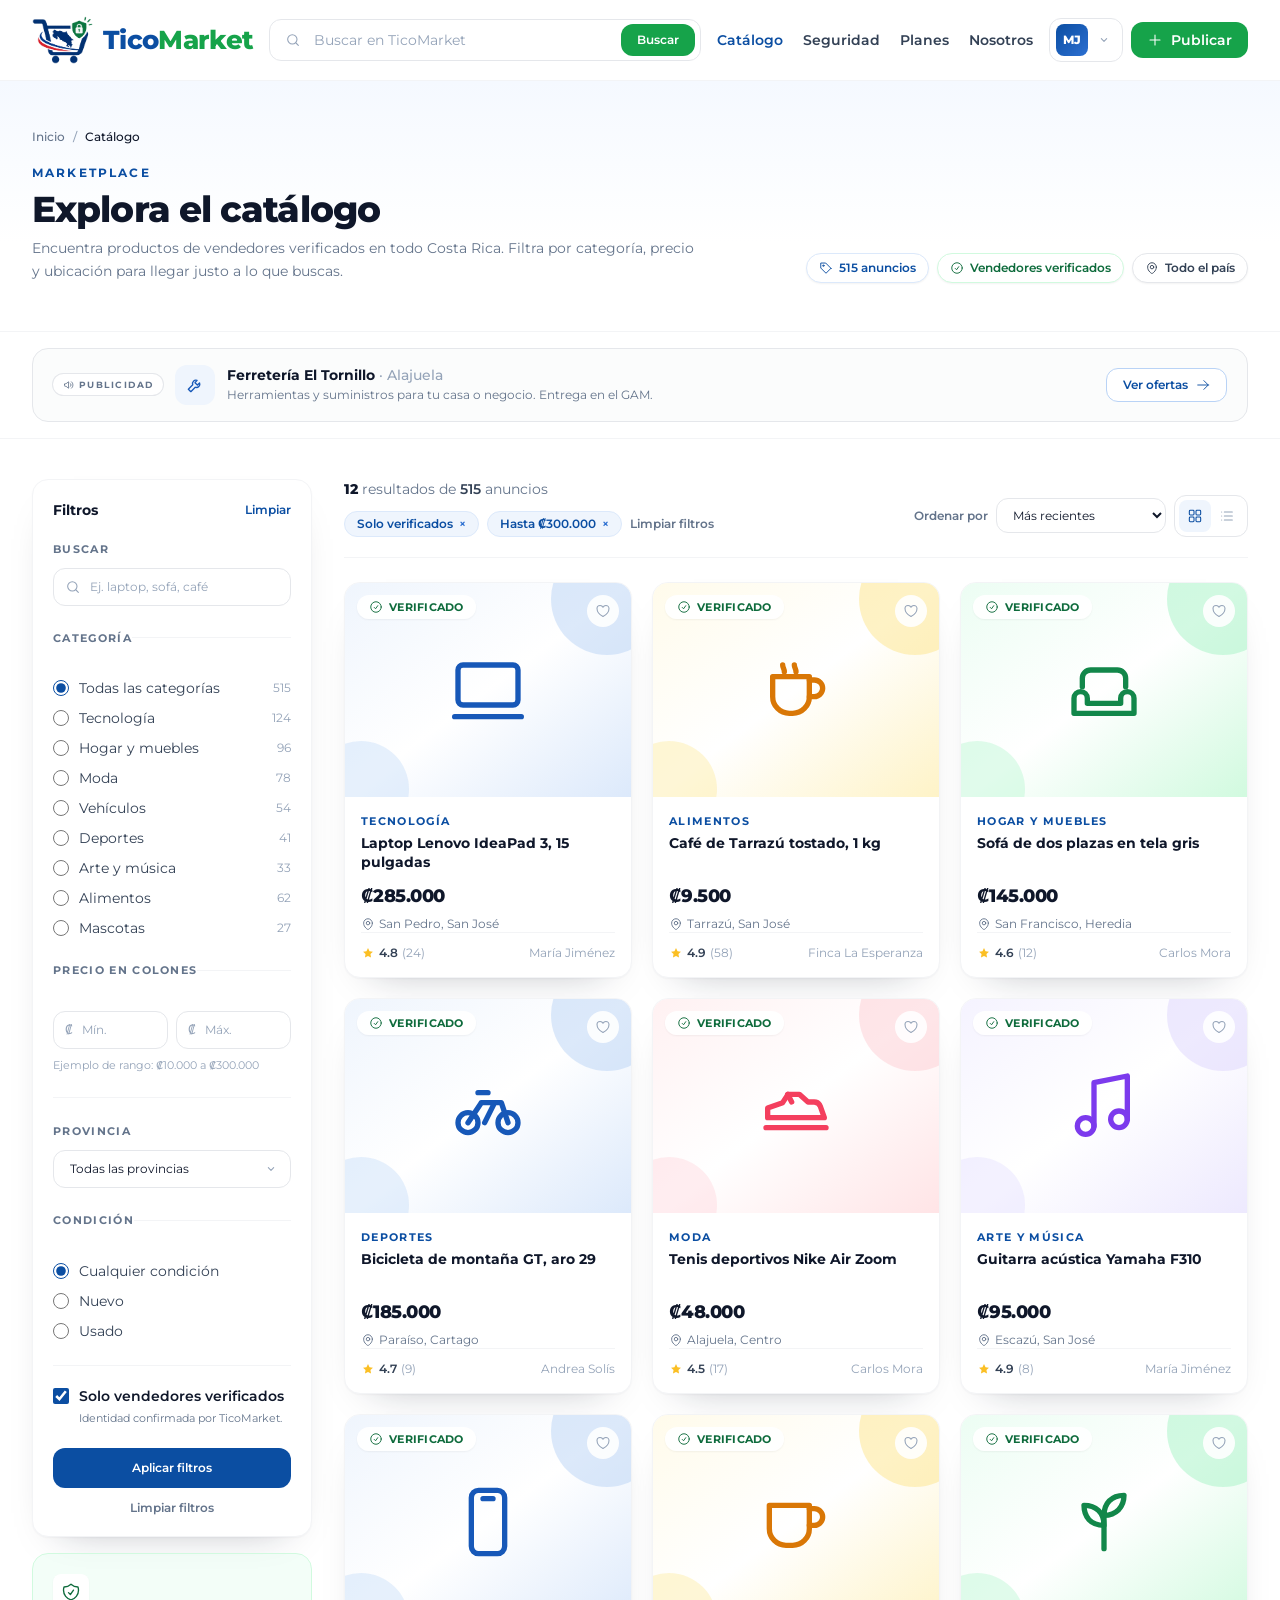
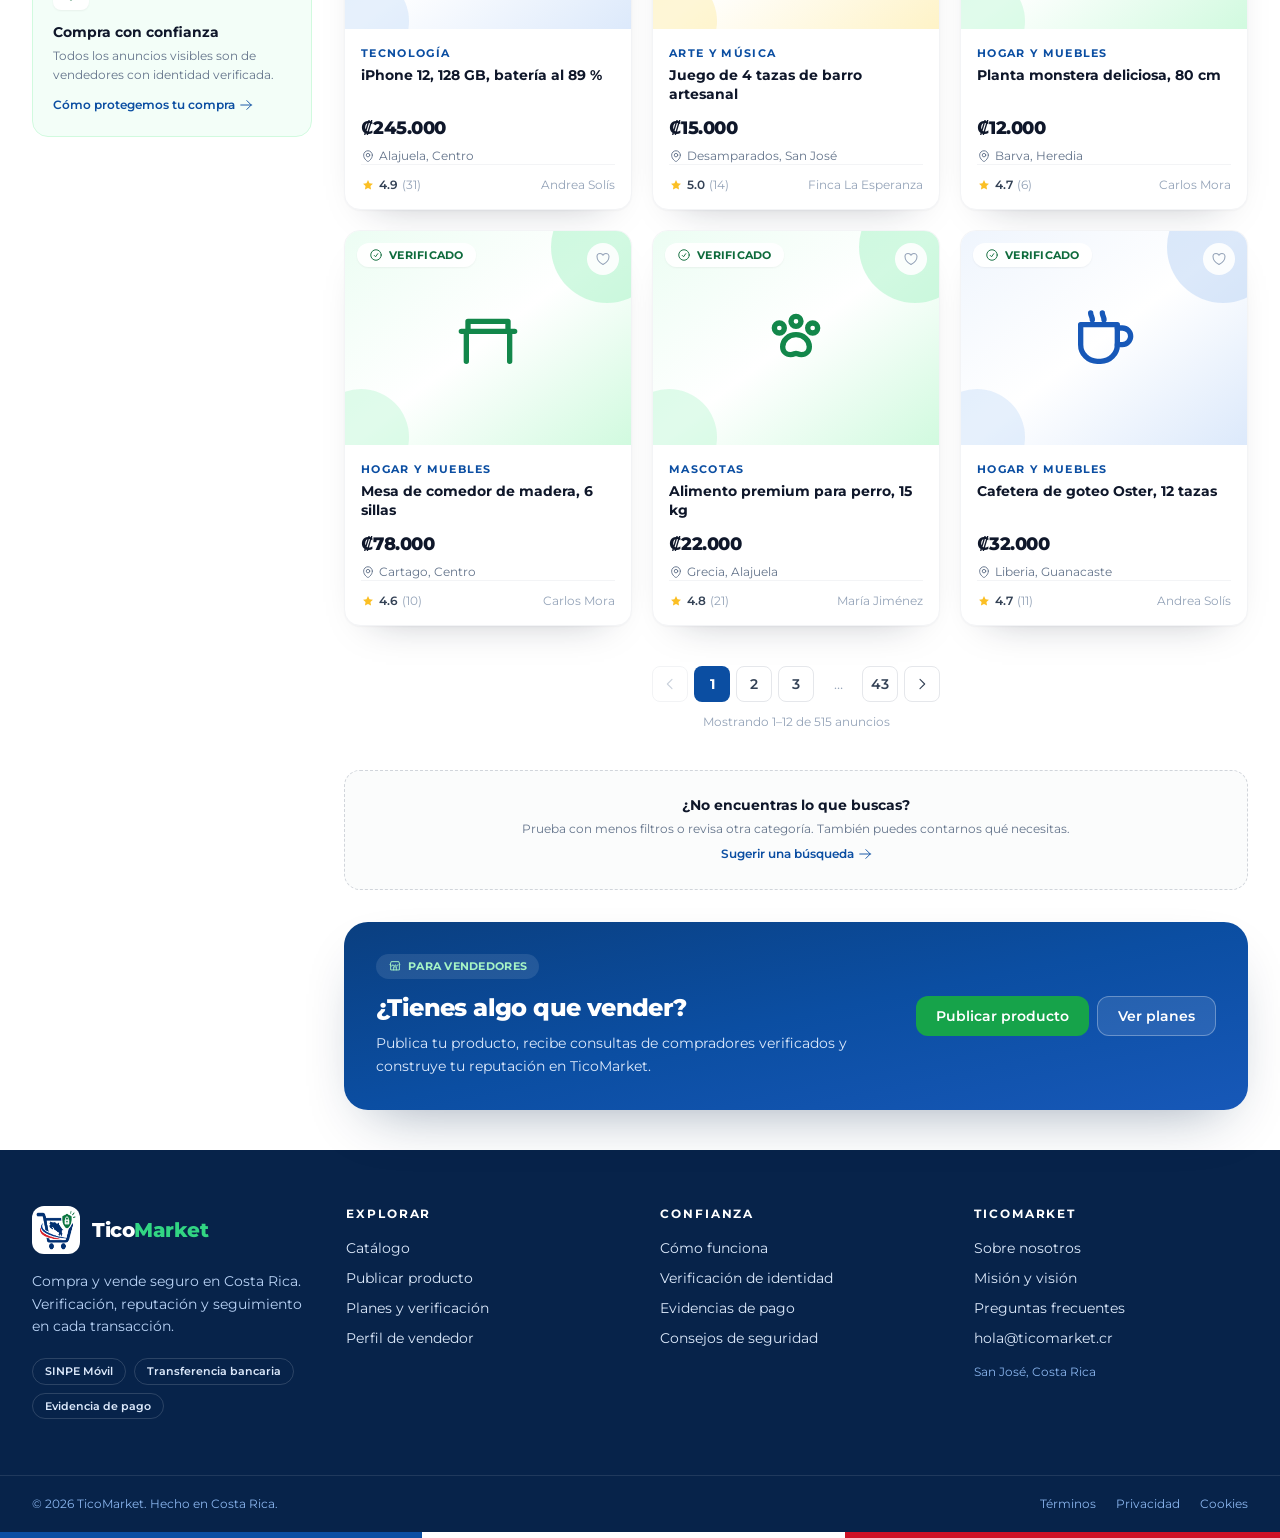
<file: catalogo.html>
<!doctype html>
<html lang="es-CR">
<head>
  <meta charset="utf-8">
  <meta name="viewport" content="width=device-width, initial-scale=1">
  <title>Catálogo — TicoMarket</title>
  <meta name="description" content="Explora el catálogo de TicoMarket: productos de vendedores verificados en Costa Rica. Filtra por categoría, precio, provincia y condición.">
  <link rel="icon" type="image/png" href="assets/img/favicon.png">
  <link rel="stylesheet" href="assets/css/fuentes.css">
  <link rel="stylesheet" href="assets/css/estilos.css">
</head>
<body class="bg-white">
  <a href="#contenido" class="sr-only focus:not-sr-only focus:absolute focus:left-4 focus:top-4 focus:z-50 focus:rounded-lg focus:bg-brand-700 focus:px-4 focus:py-2 focus:text-sm focus:font-semibold focus:text-white">Saltar al contenido</a>

  <header id="cabecera" class="sticky top-0 z-40 border-b border-gray-100 bg-white/90 backdrop-blur transition-shadow">
    <div class="contenedor flex h-20 items-center gap-4">
      <a href="index.html" class="flex shrink-0 items-center gap-2.5" aria-label="TicoMarket, ir al inicio">
        <img src="assets/img/logo-icono.png" alt="" width="685" height="540" class="h-11 w-auto sm:h-12">
        <span class="text-[24px] font-extrabold leading-none tracking-tight sm:text-[26px]">
          <span class="text-brand-700">Tico</span><span class="text-tico-500">Market</span>
        </span>
      </a>

      <form role="search" class="mx-auto hidden w-full max-w-md lg:block">
        <label for="busqueda-cabecera" class="sr-only">Buscar productos</label>
        <div class="relative">
          <span class="pointer-events-none absolute left-4 top-1/2 -translate-y-1/2 text-ink-400" data-icono="search" data-clases="h-4 w-4"></span>
          <input id="busqueda-cabecera" type="search" class="campo py-2.5 pl-11 pr-24 text-sm" placeholder="Buscar en TicoMarket">
          <button type="submit" class="btn-verde absolute right-1.5 top-1/2 -translate-y-1/2 px-4 py-2 text-xs">Buscar</button>
        </div>
      </form>

      <nav class="ml-auto hidden items-center gap-5 text-sm font-semibold text-ink-700 xl:flex" aria-label="Navegación principal">
        <a href="catalogo.html" aria-current="page" class="text-brand-700">Catálogo</a>
        <a href="seguridad.html" class="transition hover:text-brand-700">Seguridad</a>
        <a href="planes.html" class="transition hover:text-brand-700">Planes</a>
        <a href="nosotros.html" class="transition hover:text-brand-700">Nosotros</a>
      </nav>

      <div class="ml-auto hidden items-center gap-2 md:flex xl:ml-0">
        <div class="relative" data-menu-usuario>
          <button type="button" data-boton-usuario class="flex h-11 items-center gap-2 rounded-xl border border-gray-200 bg-white pl-1.5 pr-2.5 text-sm font-semibold text-ink-700 transition hover:border-brand-200 hover:bg-brand-50" aria-expanded="false" aria-controls="menu-usuario" aria-haspopup="true" aria-label="Abrir menú de usuario">
            <span class="flex h-8 w-8 items-center justify-center rounded-lg bg-gradient-to-br from-brand-700 to-brand-500 text-xs font-extrabold text-white">MJ</span>
            <span class="hidden md:inline xl:hidden">María</span>
            <span data-boton-usuario-icono class="text-ink-400 transition-transform" data-icono="chevron" data-clases="h-4 w-4"></span>
          </button>
          <div id="menu-usuario" data-panel-usuario class="absolute right-0 top-full z-50 mt-2 hidden w-64 overflow-hidden rounded-2xl border border-gray-100 bg-white p-2 shadow-flotante">
            <div class="flex items-center gap-2.5 border-b border-gray-100 px-3 pb-3 pt-2">
              <span class="flex h-9 w-9 items-center justify-center rounded-xl bg-gradient-to-br from-brand-700 to-brand-500 text-xs font-extrabold text-white">MJ</span>
              <div>
                <p class="text-sm font-bold text-ink-900">María Jiménez</p>
                <p class="flex items-center gap-1 text-[11px] font-semibold text-tico-700">
                  <span data-icono="badge-check" data-clases="h-3 w-3"></span>
                  Cuenta verificada
                </p>
              </div>
            </div>
            <nav class="mt-1 flex flex-col text-sm" aria-label="Menú de usuario">
              <a href="transacciones.html" class="flex items-center gap-2.5 rounded-lg px-3 py-2.5 font-semibold text-brand-700 transition hover:bg-brand-50">
                <span data-icono="receipt" data-clases="h-4 w-4"></span>
                Mi panel de transacciones
              </a>
              <a href="vendedor.html" class="flex items-center gap-2.5 rounded-lg px-3 py-2.5 font-medium text-ink-700 transition hover:bg-gray-50 hover:text-brand-700">
                <span data-icono="store" data-clases="h-4 w-4 text-ink-400"></span>
                Mi perfil de vendedor
              </a>
              <a href="planes.html" class="flex items-center gap-2.5 rounded-lg px-3 py-2.5 font-medium text-ink-700 transition hover:bg-gray-50 hover:text-brand-700">
                <span data-icono="sparkles" data-clases="h-4 w-4 text-ink-400"></span>
                Mis planes
              </a>
            </nav>
            <div class="mt-1 border-t border-gray-100 pt-1">
              <a href="#" class="flex items-center gap-2.5 rounded-lg px-3 py-2.5 text-sm font-medium text-ink-500 transition hover:bg-gray-50 hover:text-ink-900">
                <span data-icono="close" data-clases="h-4 w-4"></span>
                Cerrar sesión
              </a>
            </div>
          </div>
        </div>
        <a href="publicar.html" class="btn-verde px-4 py-2.5">
          <span data-icono="plus" data-clases="h-4 w-4"></span>
          Publicar
        </a>
      </div>

      <button id="btn-menu" type="button" class="ml-auto inline-flex h-11 w-11 items-center justify-center rounded-xl border border-gray-200 text-brand-700 transition hover:bg-brand-50 md:ml-0 xl:hidden" aria-expanded="false" aria-controls="menu-movil" aria-label="Abrir menú">
        <span id="icono-menu" data-icono="menu" data-clases="h-6 w-6"></span>
        <span id="icono-cerrar" class="hidden" data-icono="close" data-clases="h-6 w-6"></span>
      </button>
    </div>

    <div id="menu-movil" class="hidden border-t border-gray-100 bg-white px-4 pb-6 pt-4 xl:hidden">
      <form role="search" class="mb-4">
        <label for="busqueda-movil" class="sr-only">Buscar productos</label>
        <div class="relative">
          <span class="pointer-events-none absolute left-4 top-1/2 -translate-y-1/2 text-ink-400" data-icono="search" data-clases="h-4 w-4"></span>
          <input id="busqueda-movil" type="search" class="campo py-3 pl-11" placeholder="Buscar en TicoMarket">
        </div>
      </form>
      <nav class="flex flex-col divide-y divide-gray-100 text-sm font-semibold text-ink-700" aria-label="Navegación móvil">
        <a href="catalogo.html" aria-current="page" class="py-3 text-brand-700">Catálogo</a>
        <a href="seguridad.html" class="py-3 hover:text-brand-700">Seguridad</a>
        <a href="planes.html" class="py-3 hover:text-brand-700">Planes</a>
        <a href="nosotros.html" class="py-3 hover:text-brand-700">Nosotros</a>
      </nav>
      <div class="mt-4">
        <a href="transacciones.html" class="flex items-center gap-3 rounded-xl border border-gray-200 p-3 transition hover:border-brand-200 hover:bg-brand-50">
          <span class="flex h-10 w-10 items-center justify-center rounded-xl bg-gradient-to-br from-brand-700 to-brand-500 text-xs font-extrabold text-white">MJ</span>
          <span class="flex-1">
            <span class="block text-sm font-bold text-ink-900">María Jiménez</span>
            <span class="flex items-center gap-1 text-[11px] font-semibold text-tico-700">
              <span data-icono="badge-check" data-clases="h-3 w-3"></span>
              Verificada · Mi panel
            </span>
          </span>
          <span data-icono="chevron-right" data-clases="h-4 w-4 text-ink-400"></span>
        </a>
        <div class="mt-3 flex flex-col gap-2">
          <a href="vendedor.html" class="btn-contorno">Mi perfil de vendedor</a>
          <a href="publicar.html" class="btn-verde">Publicar producto</a>
        </div>
      </div>
    </div>
  </header>

  <main id="contenido">
    <section class="border-b border-gray-100 bg-cielo-suave">
      <div class="contenedor py-10 sm:py-12">
        <nav aria-label="Ruta de navegación" class="text-xs font-medium text-ink-500">
          <ol class="flex flex-wrap items-center gap-2">
            <li><a href="index.html" class="transition hover:text-brand-700">Inicio</a></li>
            <li aria-hidden="true" class="text-ink-400">/</li>
            <li aria-current="page" class="text-ink-900">Catálogo</li>
          </ol>
        </nav>

        <div class="mt-5 flex flex-col gap-5 sm:flex-row sm:items-end sm:justify-between">
          <div>
            <p class="antetitulo">Marketplace</p>
            <h1 class="mt-2 text-3xl font-extrabold tracking-tight text-ink-900 sm:text-4xl">Explora el catálogo</h1>
            <p class="mt-2 max-w-2xl text-sm leading-relaxed text-ink-500">
              Encuentra productos de vendedores verificados en todo Costa Rica. Filtra por categoría,
              precio y ubicación para llegar justo a lo que buscas.
            </p>
          </div>
          <div class="flex flex-wrap gap-2 text-xs font-semibold">
            <span class="inline-flex items-center gap-1.5 rounded-full border border-brand-100 bg-white px-3 py-1.5 text-brand-700 shadow-sm">
              <span data-icono="tag" data-clases="h-3.5 w-3.5"></span> 515 anuncios
            </span>
            <span class="inline-flex items-center gap-1.5 rounded-full border border-tico-100 bg-white px-3 py-1.5 text-tico-700 shadow-sm">
              <span data-icono="badge-check" data-clases="h-3.5 w-3.5"></span> Vendedores verificados
            </span>
            <span class="inline-flex items-center gap-1.5 rounded-full border border-gray-200 bg-white px-3 py-1.5 text-ink-700 shadow-sm">
              <span data-icono="map-pin" data-clases="h-3.5 w-3.5"></span> Todo el país
            </span>
          </div>
        </div>
      </div>
    </section>

    <aside aria-label="Publicidad" class="border-b border-gray-100 bg-white">
      <div class="contenedor py-4">
        <div class="flex flex-col gap-3 rounded-2xl border border-gray-200 bg-gray-50/60 px-5 py-4 sm:flex-row sm:items-center">
          <span class="inline-flex w-fit shrink-0 items-center gap-1 rounded-full bg-white px-2.5 py-1 text-[9px] font-bold uppercase tracking-[0.16em] text-ink-500 ring-1 ring-gray-200">
            <span data-icono="megaphone" data-clases="h-3 w-3"></span> Publicidad
          </span>
          <div class="flex min-w-0 flex-1 items-start gap-3">
            <span class="flex h-10 w-10 shrink-0 items-center justify-center rounded-xl bg-brand-50 text-brand-600">
              <span data-icono="wrench" data-clases="h-5 w-5"></span>
            </span>
            <div class="min-w-0">
              <p class="text-sm font-bold text-ink-900">Ferretería El Tornillo <span class="font-medium text-ink-400">· Alajuela</span></p>
              <p class="text-xs leading-relaxed text-ink-500">Herramientas y suministros para tu casa o negocio. Entrega en el GAM.</p>
            </div>
          </div>
          <a href="#resultados-productos" class="btn-contorno shrink-0 px-4 py-2 text-xs">Ver ofertas <span data-icono="arrow" data-clases="h-3.5 w-3.5"></span></a>
        </div>
      </div>
    </aside>

    <section class="py-8 sm:py-10">
      <div class="contenedor">
        <div class="mb-4 flex items-center justify-between gap-3 lg:hidden">
          <button id="btn-filtros" type="button" class="btn-contorno px-4 py-2.5 text-xs" aria-expanded="false" aria-controls="panel-filtros">
            <span data-icono="filter" data-clases="h-4 w-4"></span>
            <span id="texto-filtros">Filtros</span>
          </button>
          <span class="text-xs text-ink-500">12 resultados</span>
        </div>

        <div class="lg:grid lg:grid-cols-4 lg:gap-8">
          <aside id="panel-filtros" class="hidden lg:col-span-1 lg:block">
            <div class="lg:sticky lg:top-24">
              <form id="form-filtros" class="tarjeta p-5" aria-label="Filtros del catálogo">
                <div class="flex items-center justify-between gap-2">
                  <h2 class="text-sm font-bold text-ink-900">Filtros</h2>
                  <a href="catalogo.html" class="text-xs font-semibold text-brand-700 transition hover:text-brand-800">Limpiar</a>
                </div>

                <div class="mt-4">
                  <label for="filtro-busqueda" class="text-[11px] font-bold uppercase tracking-[0.12em] text-ink-500">Buscar</label>
                  <div class="relative mt-2">
                    <span class="pointer-events-none absolute left-3 top-1/2 -translate-y-1/2 text-ink-400" data-icono="search" data-clases="h-4 w-4"></span>
                    <input id="filtro-busqueda" type="search" class="campo py-2.5 pl-9 text-xs" placeholder="Ej. laptop, sofá, café">
                  </div>
                </div>

                <fieldset class="mt-6 border-t border-gray-100 pt-5">
                  <legend class="text-[11px] font-bold uppercase tracking-[0.12em] text-ink-500">Categoría</legend>
                  <div class="mt-3 space-y-2.5 text-sm text-ink-700">
                    <label class="flex cursor-pointer items-center gap-2.5">
                      <input type="radio" name="categoria" class="h-4 w-4 accent-brand-700" checked>
                      <span>Todas las categorías</span>
                      <span class="ml-auto text-xs text-ink-400">515</span>
                    </label>
                    <label class="flex cursor-pointer items-center gap-2.5">
                      <input type="radio" name="categoria" class="h-4 w-4 accent-brand-700">
                      <span>Tecnología</span>
                      <span class="ml-auto text-xs text-ink-400">124</span>
                    </label>
                    <label class="flex cursor-pointer items-center gap-2.5">
                      <input type="radio" name="categoria" class="h-4 w-4 accent-brand-700">
                      <span>Hogar y muebles</span>
                      <span class="ml-auto text-xs text-ink-400">96</span>
                    </label>
                    <label class="flex cursor-pointer items-center gap-2.5">
                      <input type="radio" name="categoria" class="h-4 w-4 accent-brand-700">
                      <span>Moda</span>
                      <span class="ml-auto text-xs text-ink-400">78</span>
                    </label>
                    <label class="flex cursor-pointer items-center gap-2.5">
                      <input type="radio" name="categoria" class="h-4 w-4 accent-brand-700">
                      <span>Vehículos</span>
                      <span class="ml-auto text-xs text-ink-400">54</span>
                    </label>
                    <label class="flex cursor-pointer items-center gap-2.5">
                      <input type="radio" name="categoria" class="h-4 w-4 accent-brand-700">
                      <span>Deportes</span>
                      <span class="ml-auto text-xs text-ink-400">41</span>
                    </label>
                    <label class="flex cursor-pointer items-center gap-2.5">
                      <input type="radio" name="categoria" class="h-4 w-4 accent-brand-700">
                      <span>Arte y música</span>
                      <span class="ml-auto text-xs text-ink-400">33</span>
                    </label>
                    <label class="flex cursor-pointer items-center gap-2.5">
                      <input type="radio" name="categoria" class="h-4 w-4 accent-brand-700">
                      <span>Alimentos</span>
                      <span class="ml-auto text-xs text-ink-400">62</span>
                    </label>
                    <label class="flex cursor-pointer items-center gap-2.5">
                      <input type="radio" name="categoria" class="h-4 w-4 accent-brand-700">
                      <span>Mascotas</span>
                      <span class="ml-auto text-xs text-ink-400">27</span>
                    </label>
                  </div>
                </fieldset>

                <fieldset class="mt-6 border-t border-gray-100 pt-5">
                  <legend class="text-[11px] font-bold uppercase tracking-[0.12em] text-ink-500">Precio en colones</legend>
                  <div class="mt-3 grid grid-cols-2 gap-2">
                    <div class="relative">
                      <span class="pointer-events-none absolute left-3 top-1/2 -translate-y-1/2 text-xs text-ink-400">₡</span>
                      <input type="number" inputmode="numeric" min="0" aria-label="Precio mínimo" class="campo py-2.5 pl-7 text-xs" placeholder="Mín.">
                    </div>
                    <div class="relative">
                      <span class="pointer-events-none absolute left-3 top-1/2 -translate-y-1/2 text-xs text-ink-400">₡</span>
                      <input type="number" inputmode="numeric" min="0" aria-label="Precio máximo" class="campo py-2.5 pl-7 text-xs" placeholder="Máx.">
                    </div>
                  </div>
                  <p class="mt-2 text-[11px] text-ink-400">Ejemplo de rango: ₡10.000 a ₡300.000</p>
                </fieldset>

                <div class="mt-6 border-t border-gray-100 pt-5">
                  <label for="filtro-provincia" class="text-[11px] font-bold uppercase tracking-[0.12em] text-ink-500">Provincia</label>
                  <div class="relative mt-2">
                    <select id="filtro-provincia" class="campo appearance-none py-2.5 pr-9 text-xs">
                      <option>Todas las provincias</option>
                      <option>San José</option>
                      <option>Alajuela</option>
                      <option>Cartago</option>
                      <option>Heredia</option>
                      <option>Guanacaste</option>
                      <option>Puntarenas</option>
                      <option>Limón</option>
                    </select>
                    <span class="pointer-events-none absolute right-3 top-1/2 -translate-y-1/2 text-ink-400" data-icono="chevron" data-clases="h-4 w-4"></span>
                  </div>
                </div>

                <fieldset class="mt-6 border-t border-gray-100 pt-5">
                  <legend class="text-[11px] font-bold uppercase tracking-[0.12em] text-ink-500">Condición</legend>
                  <div class="mt-3 space-y-2.5 text-sm text-ink-700">
                    <label class="flex cursor-pointer items-center gap-2.5">
                      <input type="radio" name="condicion" class="h-4 w-4 accent-brand-700" checked>
                      <span>Cualquier condición</span>
                    </label>
                    <label class="flex cursor-pointer items-center gap-2.5">
                      <input type="radio" name="condicion" class="h-4 w-4 accent-brand-700">
                      <span>Nuevo</span>
                    </label>
                    <label class="flex cursor-pointer items-center gap-2.5">
                      <input type="radio" name="condicion" class="h-4 w-4 accent-brand-700">
                      <span>Usado</span>
                    </label>
                  </div>
                </fieldset>

                <label class="mt-6 flex cursor-pointer items-start gap-2.5 border-t border-gray-100 pt-5 text-sm text-ink-700">
                  <input type="checkbox" class="mt-0.5 h-4 w-4 rounded accent-brand-700" checked>
                  <span>
                    <span class="font-semibold text-ink-900">Solo vendedores verificados</span>
                    <span class="mt-0.5 block text-[11px] text-ink-500">Identidad confirmada por TicoMarket.</span>
                  </span>
                </label>

                <button type="submit" class="btn-primario mt-5 w-full py-3 text-xs">Aplicar filtros</button>
                <a href="catalogo.html" class="mt-3 block text-center text-xs font-semibold text-ink-500 transition hover:text-brand-700">Limpiar filtros</a>
              </form>

              <div class="mt-4 hidden rounded-2xl border border-tico-100 bg-tico-50/60 p-5 lg:block">
                <span class="flex h-9 w-9 items-center justify-center rounded-lg bg-white text-tico-700 shadow-sm">
                  <span data-icono="shield" data-clases="h-5 w-5"></span>
                </span>
                <p class="mt-3 text-sm font-bold text-ink-900">Compra con confianza</p>
                <p class="mt-1 text-xs leading-relaxed text-ink-500">Todos los anuncios visibles son de vendedores con identidad verificada.</p>
                <a href="seguridad.html" class="enlace mt-3 inline-flex items-center gap-1 text-xs">
                  Cómo protegemos tu compra <span data-icono="arrow" data-clases="h-3.5 w-3.5"></span>
                </a>
              </div>
            </div>
          </aside>

          <div class="lg:col-span-3">
            <div class="flex flex-col gap-4 border-b border-gray-100 pb-5 sm:flex-row sm:items-end sm:justify-between">
              <div>
                <p class="text-sm text-ink-500">
                  <span class="font-extrabold text-ink-900">12</span> resultados de
                  <span class="font-semibold text-ink-700">515</span> anuncios
                </p>
                <div class="mt-3 flex flex-wrap items-center gap-2">
                  <span class="inline-flex items-center gap-1.5 rounded-full border border-brand-100 bg-brand-50 px-3 py-1 text-xs font-semibold text-brand-700">
                    Solo verificados
                    <button type="button" class="text-brand-500 transition hover:text-brand-800" aria-label="Quitar filtro de vendedores verificados">×</button>
                  </span>
                  <span class="inline-flex items-center gap-1.5 rounded-full border border-brand-100 bg-brand-50 px-3 py-1 text-xs font-semibold text-brand-700">
                    Hasta ₡300.000
                    <button type="button" class="text-brand-500 transition hover:text-brand-800" aria-label="Quitar filtro de precio máximo">×</button>
                  </span>
                  <a href="catalogo.html" class="text-xs font-semibold text-ink-500 underline-offset-2 transition hover:text-brand-700 hover:underline">Limpiar filtros</a>
                </div>
              </div>

              <div class="flex flex-wrap items-center gap-2">
                <label for="orden" class="text-xs font-semibold text-ink-500">Ordenar por</label>
                <select id="orden" class="campo w-auto py-2 pl-3 pr-8 text-xs">
                  <option>Más recientes</option>
                  <option>Menor precio</option>
                  <option>Mayor precio</option>
                  <option>Mejor calificación</option>
                </select>
                <div class="flex rounded-xl border border-gray-200 bg-white p-1" aria-label="Vista de resultados">
                  <button id="vista-grilla" type="button" class="flex h-8 w-8 items-center justify-center rounded-lg bg-brand-50 text-brand-700" aria-label="Vista de cuadrícula" aria-pressed="true">
                    <span data-icono="grid" data-clases="h-4 w-4"></span>
                  </button>
                  <button id="vista-lista" type="button" class="flex h-8 w-8 items-center justify-center rounded-lg text-ink-400 transition hover:text-ink-700" aria-label="Vista de lista" aria-pressed="false">
                    <span data-icono="list" data-clases="h-4 w-4"></span>
                  </button>
                </div>
              </div>
            </div>

            <div id="resultados-productos" data-lista="productos" data-vista="grilla" class="mt-6 grid scroll-mt-28 grid-cols-1 gap-5 sm:grid-cols-2 xl:grid-cols-3"></div>

            <nav class="mt-10 flex flex-wrap items-center justify-center gap-1.5" aria-label="Paginación del catálogo">
              <span class="flex h-9 w-9 items-center justify-center rounded-lg border border-gray-200 text-ink-400 opacity-50" aria-disabled="true">
                <span data-icono="chevron-left" data-clases="h-4 w-4"></span>
              </span>
              <a href="#" aria-current="page" class="flex h-9 w-9 items-center justify-center rounded-lg bg-brand-700 text-sm font-bold text-white">1</a>
              <a href="#" class="flex h-9 w-9 items-center justify-center rounded-lg border border-gray-200 text-sm font-semibold text-ink-700 transition hover:border-brand-300 hover:text-brand-700">2</a>
              <a href="#" class="flex h-9 w-9 items-center justify-center rounded-lg border border-gray-200 text-sm font-semibold text-ink-700 transition hover:border-brand-300 hover:text-brand-700">3</a>
              <span class="flex h-9 w-9 items-center justify-center text-sm text-ink-400">…</span>
              <a href="#" class="flex h-9 w-9 items-center justify-center rounded-lg border border-gray-200 text-sm font-semibold text-ink-700 transition hover:border-brand-300 hover:text-brand-700">43</a>
              <a href="#" class="flex h-9 w-9 items-center justify-center rounded-lg border border-gray-200 text-ink-700 transition hover:border-brand-300 hover:text-brand-700" aria-label="Página siguiente">
                <span data-icono="chevron-right" data-clases="h-4 w-4"></span>
              </a>
            </nav>
            <p class="mt-3 text-center text-xs text-ink-400">Mostrando 1–12 de 515 anuncios</p>

            <div class="mt-10 rounded-2xl border border-dashed border-gray-300 bg-gray-50/60 p-6 text-center">
              <p class="text-sm font-bold text-ink-900">¿No encuentras lo que buscas?</p>
              <p class="mt-1 text-xs leading-relaxed text-ink-500">Prueba con menos filtros o revisa otra categoría. También puedes contarnos qué necesitas.</p>
              <a href="#" class="enlace mt-2 inline-flex items-center gap-1 text-xs">Sugerir una búsqueda <span data-icono="arrow" data-clases="h-3.5 w-3.5"></span></a>
            </div>

            <div class="mt-8 overflow-hidden rounded-3xl bg-gradient-to-br from-brand-800 via-brand-700 to-brand-600 p-6 text-white shadow-flotante sm:p-8">
              <div class="flex flex-col gap-6 sm:flex-row sm:items-center sm:justify-between">
                <div class="max-w-xl">
                  <span class="sello bg-white/10 text-tico-200"><span data-icono="store" data-clases="h-3.5 w-3.5"></span> Para vendedores</span>
                  <h2 class="mt-3 text-2xl font-extrabold tracking-tight">¿Tienes algo que vender?</h2>
                  <p class="mt-2 text-sm leading-relaxed text-brand-100">Publica tu producto, recibe consultas de compradores verificados y construye tu reputación en TicoMarket.</p>
                </div>
                <div class="flex shrink-0 flex-wrap gap-2">
                  <a href="publicar.html" class="btn-verde">Publicar producto</a>
                  <a href="planes.html" class="btn-claro">Ver planes</a>
                </div>
              </div>
            </div>
          </div>
        </div>
      </div>
    </section>
  </main>

  <footer class="bg-brand-950 text-brand-100">
    <div class="contenedor grid gap-10 py-14 sm:grid-cols-2 lg:grid-cols-4">
      <div class="sm:col-span-2 lg:col-span-1">
        <div class="flex items-center gap-3">
          <span class="flex h-12 w-12 items-center justify-center rounded-xl bg-white p-1">
            <img src="assets/img/logo-icono.png" alt="" width="685" height="540" class="h-full w-auto">
          </span>
          <span class="text-xl font-extrabold tracking-tight"><span class="text-white">Tico</span><span class="text-tico-400">Market</span></span>
        </div>
        <p class="mt-4 max-w-xs text-sm leading-relaxed text-brand-200">Compra y vende seguro en Costa Rica. Verificación, reputación y seguimiento en cada transacción.</p>
        <div class="mt-5 flex flex-wrap gap-2 text-[11px] font-semibold">
          <span class="rounded-full border border-white/15 px-3 py-1 text-brand-100">SINPE Móvil</span>
          <span class="rounded-full border border-white/15 px-3 py-1 text-brand-100">Transferencia bancaria</span>
          <span class="rounded-full border border-white/15 px-3 py-1 text-brand-100">Evidencia de pago</span>
        </div>
      </div>

      <div>
        <h2 class="text-xs font-bold uppercase tracking-[0.16em] text-white">Explorar</h2>
        <ul class="mt-4 space-y-2.5 text-sm">
          <li><a href="catalogo.html" class="transition hover:text-white">Catálogo</a></li>
          <li><a href="publicar.html" class="transition hover:text-white">Publicar producto</a></li>
          <li><a href="planes.html" class="transition hover:text-white">Planes y verificación</a></li>
          <li><a href="vendedor.html" class="transition hover:text-white">Perfil de vendedor</a></li>
        </ul>
      </div>

      <div>
        <h2 class="text-xs font-bold uppercase tracking-[0.16em] text-white">Confianza</h2>
        <ul class="mt-4 space-y-2.5 text-sm">
          <li><a href="seguridad.html" class="transition hover:text-white">Cómo funciona</a></li>
          <li><a href="seguridad.html" class="transition hover:text-white">Verificación de identidad</a></li>
          <li><a href="seguridad.html" class="transition hover:text-white">Evidencias de pago</a></li>
          <li><a href="seguridad.html" class="transition hover:text-white">Consejos de seguridad</a></li>
        </ul>
      </div>

      <div>
        <h2 class="text-xs font-bold uppercase tracking-[0.16em] text-white">TicoMarket</h2>
        <ul class="mt-4 space-y-2.5 text-sm">
          <li><a href="nosotros.html" class="transition hover:text-white">Sobre nosotros</a></li>
          <li><a href="nosotros.html" class="transition hover:text-white">Misión y visión</a></li>
          <li><a href="planes.html#preguntas" class="transition hover:text-white">Preguntas frecuentes</a></li>
          <li><a href="mailto:hola@ticomarket.cr" class="transition hover:text-white">hola@ticomarket.cr</a></li>
        </ul>
        <p class="mt-4 text-xs text-brand-300">San José, Costa Rica</p>
      </div>
    </div>

    <div class="border-t border-white/10">
      <div class="contenedor flex flex-col items-center justify-between gap-3 py-5 text-xs text-brand-300 sm:flex-row">
        <p>© <span data-anio>2026</span> TicoMarket. Hecho en Costa Rica.</p>
        <div class="flex gap-5">
          <a href="#" class="transition hover:text-white">Términos</a>
          <a href="#" class="transition hover:text-white">Privacidad</a>
          <a href="#" class="transition hover:text-white">Cookies</a>
        </div>
      </div>
    </div>
    <div class="h-1.5 w-full" style="background: linear-gradient(90deg, #0B4EA2 0 33%, #FFFFFF 33% 66%, #CE1126 66% 100%)"></div>
  </footer>

  <script src="assets/js/datos.js"></script>
  <script src="assets/js/componentes.js"></script>
  <script src="assets/js/app.js"></script>
  <script src="assets/js/paginas.js"></script>
</body>
</html>
</file>
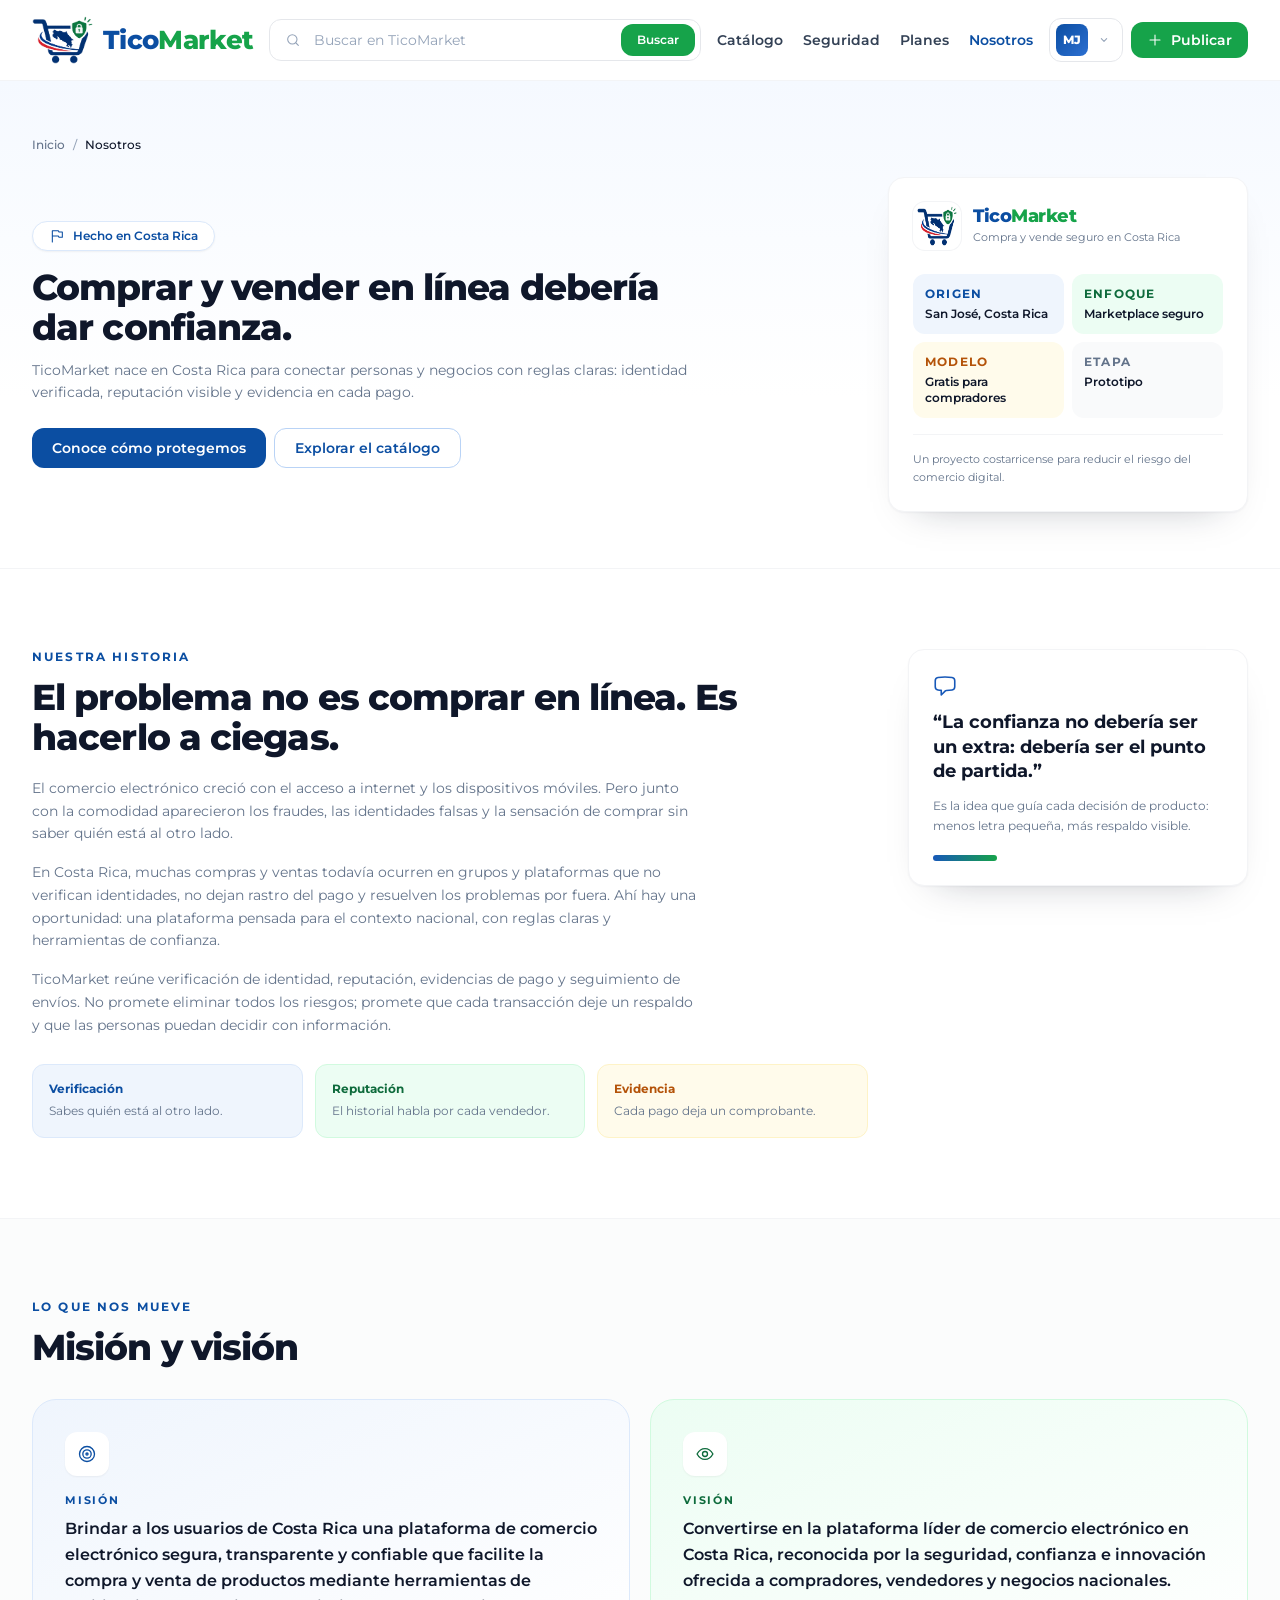
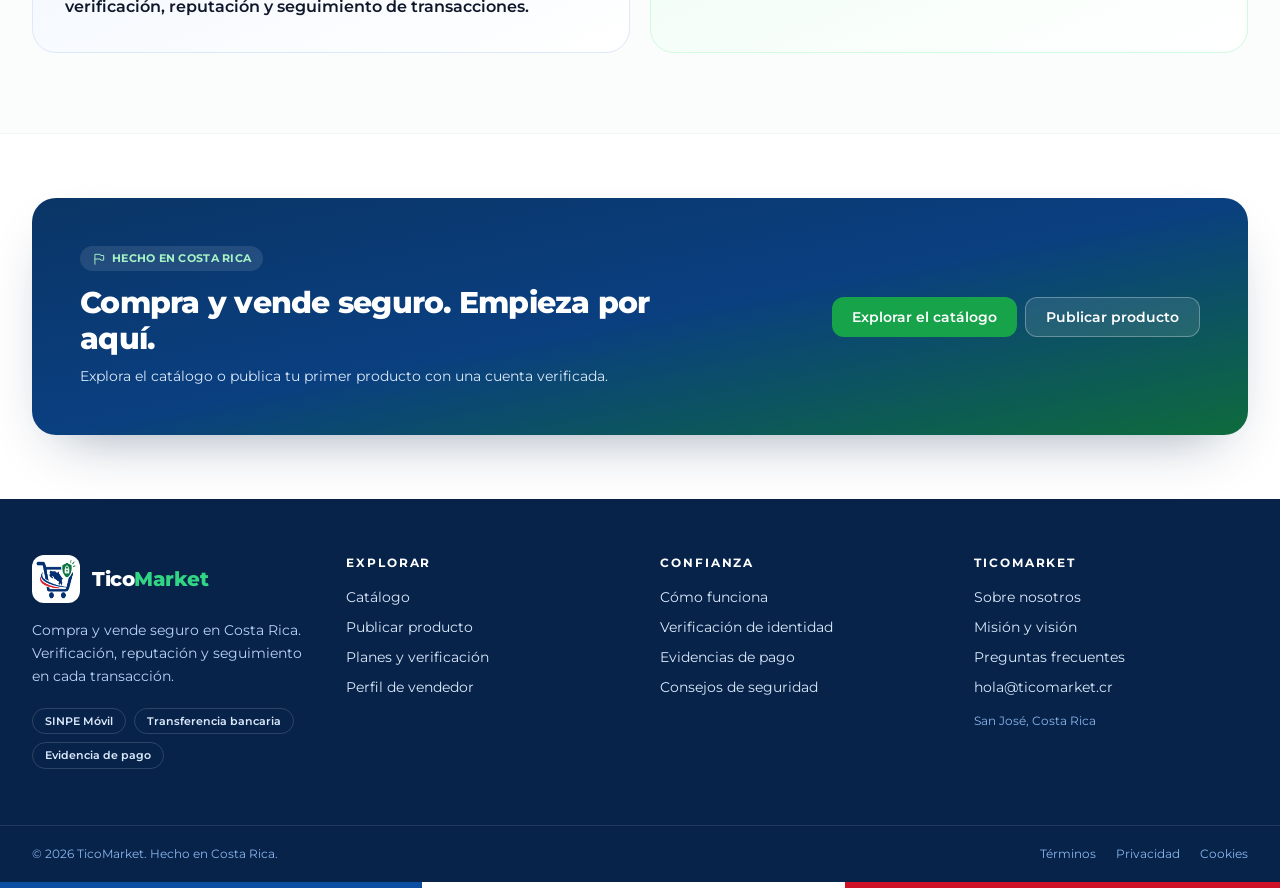
<file: nosotros.html>
<!doctype html>
<html lang="es-CR">
<head>
  <meta charset="utf-8">
  <meta name="viewport" content="width=device-width, initial-scale=1">
  <title>Nosotros — TicoMarket</title>
  <meta name="description" content="Conoce TicoMarket: la plataforma costarricense que nace para comprar y vender con identidad verificada, reputación, evidencias de pago y seguimiento de envíos.">
  <link rel="icon" type="image/png" href="assets/img/favicon.png">
  <link rel="stylesheet" href="assets/css/fuentes.css">
  <link rel="stylesheet" href="assets/css/estilos.css">
</head>
<body class="bg-white">
  <a href="#contenido" class="sr-only focus:not-sr-only focus:absolute focus:left-4 focus:top-4 focus:z-50 focus:rounded-lg focus:bg-brand-700 focus:px-4 focus:py-2 focus:text-sm focus:font-semibold focus:text-white">Saltar al contenido</a>

  <header id="cabecera" class="sticky top-0 z-40 border-b border-gray-100 bg-white/90 backdrop-blur transition-shadow">
    <div class="contenedor flex h-20 items-center gap-4">
      <a href="index.html" class="flex shrink-0 items-center gap-2.5" aria-label="TicoMarket, ir al inicio">
        <img src="assets/img/logo-icono.png" alt="" width="685" height="540" class="h-11 w-auto sm:h-12">
        <span class="text-[24px] font-extrabold leading-none tracking-tight sm:text-[26px]">
          <span class="text-brand-700">Tico</span><span class="text-tico-500">Market</span>
        </span>
      </a>

      <form role="search" class="mx-auto hidden w-full max-w-md lg:block">
        <label for="busqueda-cabecera" class="sr-only">Buscar productos</label>
        <div class="relative">
          <span class="pointer-events-none absolute left-4 top-1/2 -translate-y-1/2 text-ink-400" data-icono="search" data-clases="h-4 w-4"></span>
          <input id="busqueda-cabecera" type="search" class="campo py-2.5 pl-11 pr-24 text-sm" placeholder="Buscar en TicoMarket">
          <button type="submit" class="btn-verde absolute right-1.5 top-1/2 -translate-y-1/2 px-4 py-2 text-xs">Buscar</button>
        </div>
      </form>

      <nav class="ml-auto hidden items-center gap-5 text-sm font-semibold text-ink-700 xl:flex" aria-label="Navegación principal">
        <a href="catalogo.html" class="transition hover:text-brand-700">Catálogo</a>
        <a href="seguridad.html" class="transition hover:text-brand-700">Seguridad</a>
        <a href="planes.html" class="transition hover:text-brand-700">Planes</a>
        <a href="nosotros.html" aria-current="page" class="text-brand-700">Nosotros</a>
      </nav>

      <div class="ml-auto hidden items-center gap-2 md:flex xl:ml-0">
        <div class="relative" data-menu-usuario>
          <button type="button" data-boton-usuario class="flex h-11 items-center gap-2 rounded-xl border border-gray-200 bg-white pl-1.5 pr-2.5 text-sm font-semibold text-ink-700 transition hover:border-brand-200 hover:bg-brand-50" aria-expanded="false" aria-controls="menu-usuario" aria-haspopup="true" aria-label="Abrir menú de usuario">
            <span class="flex h-8 w-8 items-center justify-center rounded-lg bg-gradient-to-br from-brand-700 to-brand-500 text-xs font-extrabold text-white">MJ</span>
            <span class="hidden md:inline xl:hidden">María</span>
            <span data-boton-usuario-icono class="text-ink-400 transition-transform" data-icono="chevron" data-clases="h-4 w-4"></span>
          </button>
          <div id="menu-usuario" data-panel-usuario class="absolute right-0 top-full z-50 mt-2 hidden w-64 overflow-hidden rounded-2xl border border-gray-100 bg-white p-2 shadow-flotante">
            <div class="flex items-center gap-2.5 border-b border-gray-100 px-3 pb-3 pt-2">
              <span class="flex h-9 w-9 items-center justify-center rounded-xl bg-gradient-to-br from-brand-700 to-brand-500 text-xs font-extrabold text-white">MJ</span>
              <div>
                <p class="text-sm font-bold text-ink-900">María Jiménez</p>
                <p class="flex items-center gap-1 text-[11px] font-semibold text-tico-700">
                  <span data-icono="badge-check" data-clases="h-3 w-3"></span>
                  Cuenta verificada
                </p>
              </div>
            </div>
            <nav class="mt-1 flex flex-col text-sm" aria-label="Menú de usuario">
              <a href="transacciones.html" class="flex items-center gap-2.5 rounded-lg px-3 py-2.5 font-semibold text-brand-700 transition hover:bg-brand-50">
                <span data-icono="receipt" data-clases="h-4 w-4"></span>
                Mi panel de transacciones
              </a>
              <a href="vendedor.html" class="flex items-center gap-2.5 rounded-lg px-3 py-2.5 font-medium text-ink-700 transition hover:bg-gray-50 hover:text-brand-700">
                <span data-icono="store" data-clases="h-4 w-4 text-ink-400"></span>
                Mi perfil de vendedor
              </a>
              <a href="planes.html" class="flex items-center gap-2.5 rounded-lg px-3 py-2.5 font-medium text-ink-700 transition hover:bg-gray-50 hover:text-brand-700">
                <span data-icono="sparkles" data-clases="h-4 w-4 text-ink-400"></span>
                Mis planes
              </a>
            </nav>
            <div class="mt-1 border-t border-gray-100 pt-1">
              <a href="#" class="flex items-center gap-2.5 rounded-lg px-3 py-2.5 text-sm font-medium text-ink-500 transition hover:bg-gray-50 hover:text-ink-900">
                <span data-icono="close" data-clases="h-4 w-4"></span>
                Cerrar sesión
              </a>
            </div>
          </div>
        </div>
        <a href="publicar.html" class="btn-verde px-4 py-2.5">
          <span data-icono="plus" data-clases="h-4 w-4"></span>
          Publicar
        </a>
      </div>

      <button id="btn-menu" type="button" class="ml-auto inline-flex h-11 w-11 items-center justify-center rounded-xl border border-gray-200 text-brand-700 transition hover:bg-brand-50 md:ml-0 xl:hidden" aria-expanded="false" aria-controls="menu-movil" aria-label="Abrir menú">
        <span id="icono-menu" data-icono="menu" data-clases="h-6 w-6"></span>
        <span id="icono-cerrar" class="hidden" data-icono="close" data-clases="h-6 w-6"></span>
      </button>
    </div>

    <div id="menu-movil" class="hidden border-t border-gray-100 bg-white px-4 pb-6 pt-4 xl:hidden">
      <form role="search" class="mb-4">
        <label for="busqueda-movil" class="sr-only">Buscar productos</label>
        <div class="relative">
          <span class="pointer-events-none absolute left-4 top-1/2 -translate-y-1/2 text-ink-400" data-icono="search" data-clases="h-4 w-4"></span>
          <input id="busqueda-movil" type="search" class="campo py-3 pl-11" placeholder="Buscar en TicoMarket">
        </div>
      </form>
      <nav class="flex flex-col divide-y divide-gray-100 text-sm font-semibold text-ink-700" aria-label="Navegación móvil">
        <a href="catalogo.html" class="py-3 hover:text-brand-700">Catálogo</a>
        <a href="seguridad.html" class="py-3 hover:text-brand-700">Seguridad</a>
        <a href="planes.html" class="py-3 hover:text-brand-700">Planes</a>
        <a href="nosotros.html" aria-current="page" class="py-3 text-brand-700">Nosotros</a>
      </nav>
      <div class="mt-4">
        <a href="transacciones.html" class="flex items-center gap-3 rounded-xl border border-gray-200 p-3 transition hover:border-brand-200 hover:bg-brand-50">
          <span class="flex h-10 w-10 items-center justify-center rounded-xl bg-gradient-to-br from-brand-700 to-brand-500 text-xs font-extrabold text-white">MJ</span>
          <span class="flex-1">
            <span class="block text-sm font-bold text-ink-900">María Jiménez</span>
            <span class="flex items-center gap-1 text-[11px] font-semibold text-tico-700">
              <span data-icono="badge-check" data-clases="h-3 w-3"></span>
              Verificada · Mi panel
            </span>
          </span>
          <span data-icono="chevron-right" data-clases="h-4 w-4 text-ink-400"></span>
        </a>
        <div class="mt-3 flex flex-col gap-2">
          <a href="vendedor.html" class="btn-contorno">Mi perfil de vendedor</a>
          <a href="publicar.html" class="btn-verde">Publicar producto</a>
        </div>
      </div>
    </div>
  </header>

  <main id="contenido">
    <section class="border-b border-gray-100 bg-cielo-suave">
      <div class="contenedor py-10 sm:py-14">
        <nav aria-label="Ruta de navegación" class="text-xs font-medium text-ink-500">
          <ol class="flex flex-wrap items-center gap-2">
            <li><a href="index.html" class="transition hover:text-brand-700">Inicio</a></li>
            <li aria-hidden="true" class="text-ink-400">/</li>
            <li aria-current="page" class="text-ink-900">Nosotros</li>
          </ol>
        </nav>

        <div class="mt-6 grid gap-10 lg:grid-cols-[minmax(0,1fr)_360px] lg:items-center">
          <div>
            <span class="inline-flex items-center gap-2 rounded-full border border-brand-100 bg-white px-4 py-1.5 text-xs font-semibold text-brand-700 shadow-sm">
              <span data-icono="flag" data-clases="h-4 w-4"></span>
              Hecho en Costa Rica
            </span>
            <h1 class="mt-4 max-w-2xl text-3xl font-extrabold tracking-tight text-ink-900 sm:text-4xl">
              Comprar y vender en línea debería dar confianza.
            </h1>
            <p class="mt-3 max-w-2xl text-sm leading-relaxed text-ink-500">
              TicoMarket nace en Costa Rica para conectar personas y negocios con reglas claras:
              identidad verificada, reputación visible y evidencia en cada pago.
            </p>
            <div class="mt-6 flex flex-wrap gap-2">
              <a href="seguridad.html" class="btn-primario">Conoce cómo protegemos</a>
              <a href="catalogo.html" class="btn-contorno">Explorar el catálogo</a>
            </div>
          </div>

          <div class="tarjeta p-6">
            <div class="flex items-center gap-3">
              <span class="flex h-12 w-12 items-center justify-center rounded-xl bg-white p-1 ring-1 ring-gray-100">
                <img src="assets/img/logo-icono.png" alt="" width="685" height="540" class="h-full w-auto">
              </span>
              <div>
                <p class="text-lg font-extrabold leading-none tracking-tight"><span class="text-brand-700">Tico</span><span class="text-tico-500">Market</span></p>
                <p class="mt-1 text-[11px] text-ink-500">Compra y vende seguro en Costa Rica</p>
              </div>
            </div>
            <dl class="mt-6 grid grid-cols-2 gap-2 text-xs">
              <div class="rounded-xl bg-brand-50 p-3">
                <dt class="font-bold uppercase tracking-[0.1em] text-brand-700">Origen</dt>
                <dd class="mt-1 font-semibold text-ink-900">San José, Costa Rica</dd>
              </div>
              <div class="rounded-xl bg-tico-50 p-3">
                <dt class="font-bold uppercase tracking-[0.1em] text-tico-700">Enfoque</dt>
                <dd class="mt-1 font-semibold text-ink-900">Marketplace seguro</dd>
              </div>
              <div class="rounded-xl bg-amber-50 p-3">
                <dt class="font-bold uppercase tracking-[0.1em] text-amber-700">Modelo</dt>
                <dd class="mt-1 font-semibold text-ink-900">Gratis para compradores</dd>
              </div>
              <div class="rounded-xl bg-gray-50 p-3">
                <dt class="font-bold uppercase tracking-[0.1em] text-ink-500">Etapa</dt>
                <dd class="mt-1 font-semibold text-ink-900">Prototipo</dd>
              </div>
            </dl>
            <p class="mt-4 border-t border-gray-100 pt-4 text-[11px] leading-relaxed text-ink-500">
              Un proyecto costarricense para reducir el riesgo del comercio digital.
            </p>
          </div>
        </div>
      </div>
    </section>

    <section class="seccion">
      <div class="contenedor grid gap-10 lg:grid-cols-[minmax(0,1fr)_340px]">
        <div>
          <p class="antetitulo">Nuestra historia</p>
          <h2 class="titulo-seccion">El problema no es comprar en línea. Es hacerlo a ciegas.</h2>
          <div class="mt-5 max-w-2xl space-y-4 text-sm leading-relaxed text-ink-500">
            <p>
              El comercio electrónico creció con el acceso a internet y los dispositivos móviles.
              Pero junto con la comodidad aparecieron los fraudes, las identidades falsas y la
              sensación de comprar sin saber quién está al otro lado.
            </p>
            <p>
              En Costa Rica, muchas compras y ventas todavía ocurren en grupos y plataformas que
              no verifican identidades, no dejan rastro del pago y resuelven los problemas por fuera.
              Ahí hay una oportunidad: una plataforma pensada para el contexto nacional, con reglas
              claras y herramientas de confianza.
            </p>
            <p>
              TicoMarket reúne verificación de identidad, reputación, evidencias de pago y seguimiento
              de envíos. No promete eliminar todos los riesgos; promete que cada transacción deje un
              respaldo y que las personas puedan decidir con información.
            </p>
          </div>

          <div class="mt-7 grid gap-3 sm:grid-cols-3">
            <div class="rounded-xl border border-brand-100 bg-brand-50 p-4">
              <p class="text-xs font-bold text-brand-700">Verificación</p>
              <p class="mt-1 text-xs leading-relaxed text-ink-500">Sabes quién está al otro lado.</p>
            </div>
            <div class="rounded-xl border border-tico-100 bg-tico-50 p-4">
              <p class="text-xs font-bold text-tico-700">Reputación</p>
              <p class="mt-1 text-xs leading-relaxed text-ink-500">El historial habla por cada vendedor.</p>
            </div>
            <div class="rounded-xl border border-amber-100 bg-amber-50 p-4">
              <p class="text-xs font-bold text-amber-700">Evidencia</p>
              <p class="mt-1 text-xs leading-relaxed text-ink-500">Cada pago deja un comprobante.</p>
            </div>
          </div>
        </div>

        <aside class="tarjeta h-fit p-6">
          <span class="text-brand-600" data-icono="chat" data-clases="h-6 w-6"></span>
          <blockquote class="mt-3 text-lg font-bold leading-snug text-ink-900">
            “La confianza no debería ser un extra: debería ser el punto de partida.”
          </blockquote>
          <p class="mt-3 text-xs leading-relaxed text-ink-500">
            Es la idea que guía cada decisión de producto: menos letra pequeña, más respaldo visible.
          </p>
          <div class="mt-5 h-1.5 w-16 rounded-full bg-gradient-to-r from-brand-600 to-tico-500"></div>
        </aside>
      </div>
    </section>

    <section class="border-y border-gray-100 bg-gray-50/60 seccion">
      <div class="contenedor">
        <div class="max-w-2xl">
          <p class="antetitulo">Lo que nos mueve</p>
          <h2 class="titulo-seccion">Misión y visión</h2>
        </div>

        <div class="mt-8 grid gap-5 lg:grid-cols-2">
          <article class="rounded-3xl border border-brand-100 bg-gradient-to-br from-brand-50 to-white p-6 sm:p-8">
            <span class="flex h-11 w-11 items-center justify-center rounded-xl bg-white text-brand-700 shadow-sm">
              <span data-icono="target" data-clases="h-5 w-5"></span>
            </span>
            <p class="mt-4 text-[11px] font-bold uppercase tracking-[0.16em] text-brand-700">Misión</p>
            <p class="mt-2 text-base font-semibold leading-relaxed text-ink-900">
              Brindar a los usuarios de Costa Rica una plataforma de comercio electrónico segura,
              transparente y confiable que facilite la compra y venta de productos mediante
              herramientas de verificación, reputación y seguimiento de transacciones.
            </p>
          </article>

          <article class="rounded-3xl border border-tico-100 bg-gradient-to-br from-tico-50 to-white p-6 sm:p-8">
            <span class="flex h-11 w-11 items-center justify-center rounded-xl bg-white text-tico-700 shadow-sm">
              <span data-icono="eye" data-clases="h-5 w-5"></span>
            </span>
            <p class="mt-4 text-[11px] font-bold uppercase tracking-[0.16em] text-tico-700">Visión</p>
            <p class="mt-2 text-base font-semibold leading-relaxed text-ink-900">
              Convertirse en la plataforma líder de comercio electrónico en Costa Rica, reconocida
              por la seguridad, confianza e innovación ofrecida a compradores, vendedores y negocios
              nacionales.
            </p>
          </article>
        </div>
      </div>
    </section>

    
    
    
    <section class="py-16">
      <div class="contenedor">
        <div class="overflow-hidden rounded-3xl bg-gradient-to-br from-brand-900 via-brand-800 to-tico-700 p-8 text-white shadow-flotante sm:p-12">
          <div class="flex flex-col gap-6 lg:flex-row lg:items-center lg:justify-between">
            <div class="max-w-xl">
              <span class="sello bg-white/10 text-tico-200">
                <span data-icono="flag" data-clases="h-3.5 w-3.5"></span>
                Hecho en Costa Rica
              </span>
              <h2 class="mt-3 text-2xl font-extrabold tracking-tight sm:text-3xl">Compra y vende seguro. Empieza por aquí.</h2>
              <p class="mt-2 text-sm leading-relaxed text-brand-100">
                Explora el catálogo o publica tu primer producto con una cuenta verificada.
              </p>
            </div>
            <div class="flex shrink-0 flex-wrap gap-2">
              <a href="catalogo.html" class="btn-verde">Explorar el catálogo</a>
              <a href="publicar.html" class="btn-claro">Publicar producto</a>
            </div>
          </div>
        </div>
      </div>
    </section>
  </main>

  <footer class="bg-brand-950 text-brand-100">
    <div class="contenedor grid gap-10 py-14 sm:grid-cols-2 lg:grid-cols-4">
      <div class="sm:col-span-2 lg:col-span-1">
        <div class="flex items-center gap-3">
          <span class="flex h-12 w-12 items-center justify-center rounded-xl bg-white p-1">
            <img src="assets/img/logo-icono.png" alt="" width="685" height="540" class="h-full w-auto">
          </span>
          <span class="text-xl font-extrabold tracking-tight"><span class="text-white">Tico</span><span class="text-tico-400">Market</span></span>
        </div>
        <p class="mt-4 max-w-xs text-sm leading-relaxed text-brand-200">Compra y vende seguro en Costa Rica. Verificación, reputación y seguimiento en cada transacción.</p>
        <div class="mt-5 flex flex-wrap gap-2 text-[11px] font-semibold">
          <span class="rounded-full border border-white/15 px-3 py-1 text-brand-100">SINPE Móvil</span>
          <span class="rounded-full border border-white/15 px-3 py-1 text-brand-100">Transferencia bancaria</span>
          <span class="rounded-full border border-white/15 px-3 py-1 text-brand-100">Evidencia de pago</span>
        </div>
      </div>

      <div>
        <h2 class="text-xs font-bold uppercase tracking-[0.16em] text-white">Explorar</h2>
        <ul class="mt-4 space-y-2.5 text-sm">
          <li><a href="catalogo.html" class="transition hover:text-white">Catálogo</a></li>
          <li><a href="publicar.html" class="transition hover:text-white">Publicar producto</a></li>
          <li><a href="planes.html" class="transition hover:text-white">Planes y verificación</a></li>
          <li><a href="vendedor.html" class="transition hover:text-white">Perfil de vendedor</a></li>
        </ul>
      </div>

      <div>
        <h2 class="text-xs font-bold uppercase tracking-[0.16em] text-white">Confianza</h2>
        <ul class="mt-4 space-y-2.5 text-sm">
          <li><a href="seguridad.html" class="transition hover:text-white">Cómo funciona</a></li>
          <li><a href="seguridad.html" class="transition hover:text-white">Verificación de identidad</a></li>
          <li><a href="seguridad.html" class="transition hover:text-white">Evidencias de pago</a></li>
          <li><a href="seguridad.html" class="transition hover:text-white">Consejos de seguridad</a></li>
        </ul>
      </div>

      <div>
        <h2 class="text-xs font-bold uppercase tracking-[0.16em] text-white">TicoMarket</h2>
        <ul class="mt-4 space-y-2.5 text-sm">
          <li><a href="nosotros.html" class="transition hover:text-white">Sobre nosotros</a></li>
          <li><a href="nosotros.html" class="transition hover:text-white">Misión y visión</a></li>
          <li><a href="planes.html#preguntas" class="transition hover:text-white">Preguntas frecuentes</a></li>
          <li><a href="mailto:hola@ticomarket.cr" class="transition hover:text-white">hola@ticomarket.cr</a></li>
        </ul>
        <p class="mt-4 text-xs text-brand-300">San José, Costa Rica</p>
      </div>
    </div>

    <div class="border-t border-white/10">
      <div class="contenedor flex flex-col items-center justify-between gap-3 py-5 text-xs text-brand-300 sm:flex-row">
        <p>© <span data-anio>2026</span> TicoMarket. Hecho en Costa Rica.</p>
        <div class="flex gap-5">
          <a href="#" class="transition hover:text-white">Términos</a>
          <a href="#" class="transition hover:text-white">Privacidad</a>
          <a href="#" class="transition hover:text-white">Cookies</a>
        </div>
      </div>
    </div>
    <div class="h-1.5 w-full" style="background: linear-gradient(90deg, #0B4EA2 0 33%, #FFFFFF 33% 66%, #CE1126 66% 100%)"></div>
  </footer>

  <script src="assets/js/datos.js"></script>
  <script src="assets/js/componentes.js"></script>
  <script src="assets/js/app.js"></script>
  <script src="assets/js/paginas.js"></script>
</body>
</html>
</file>
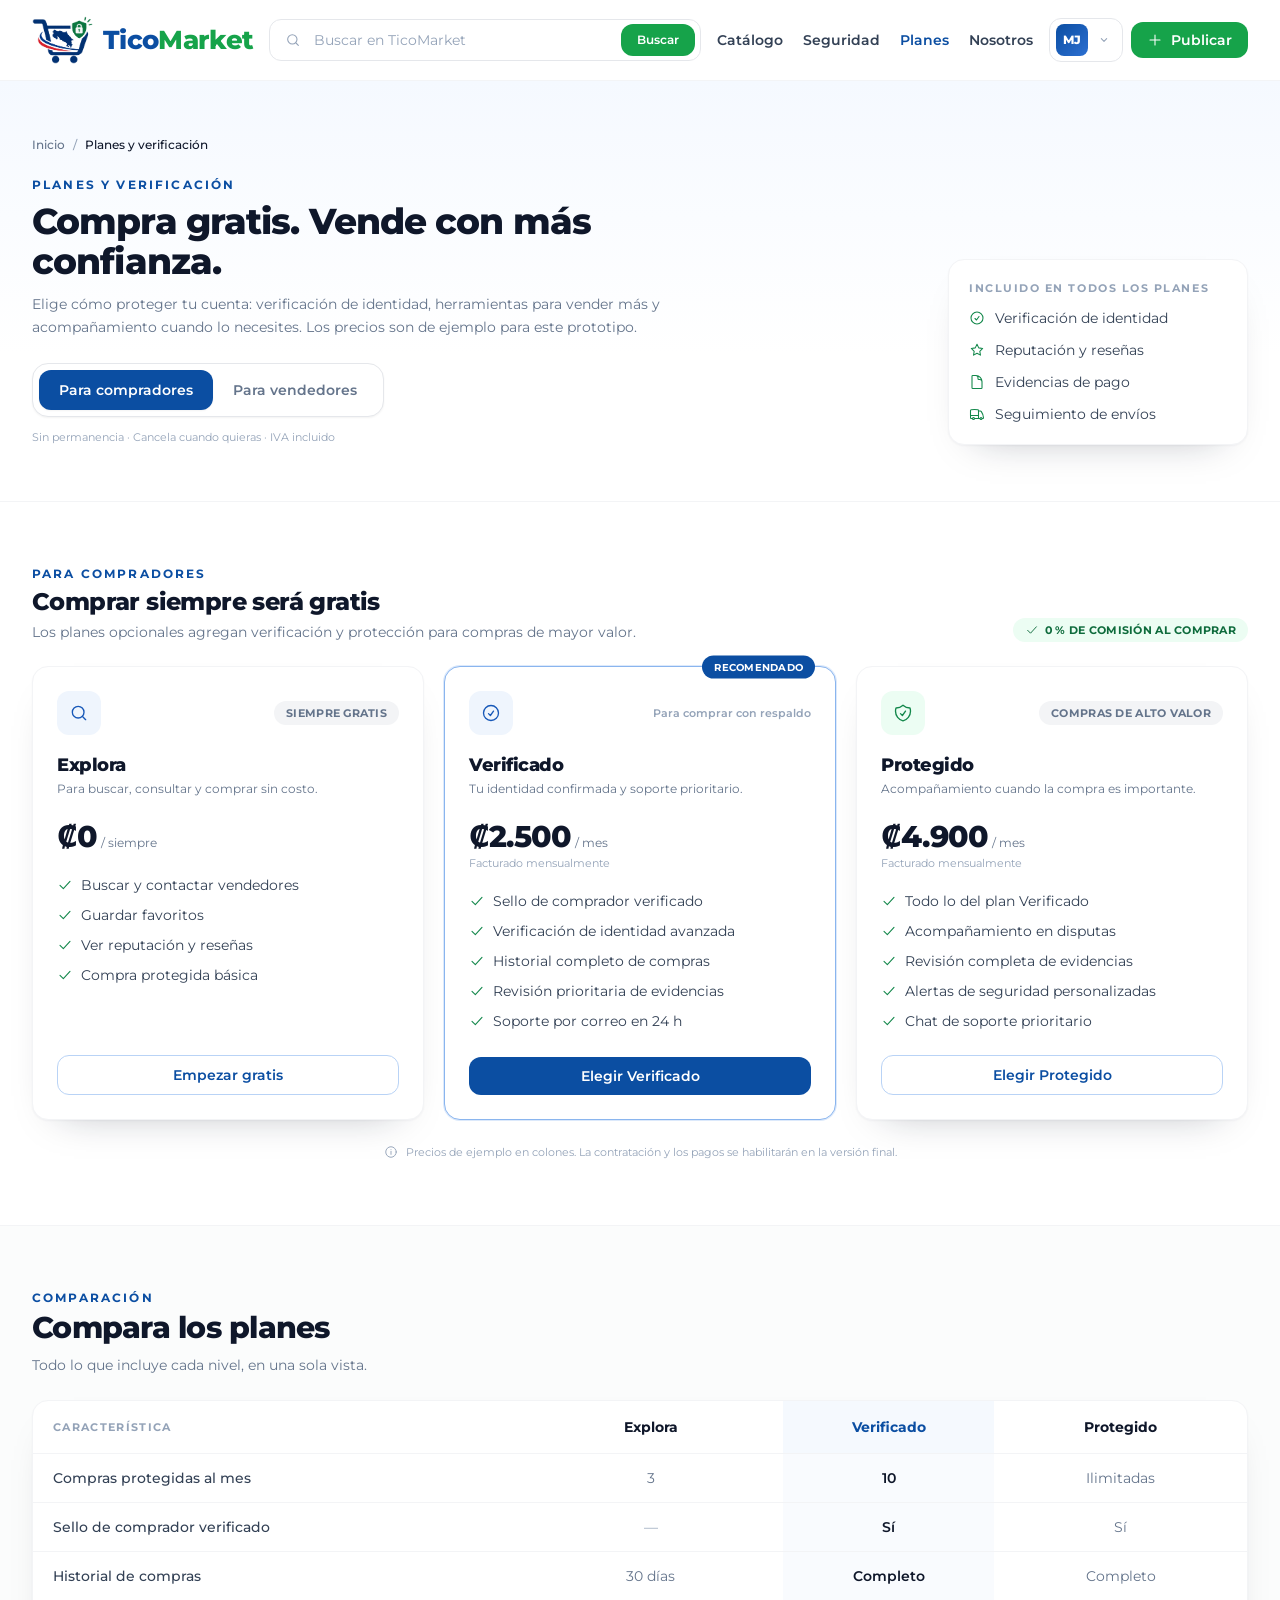
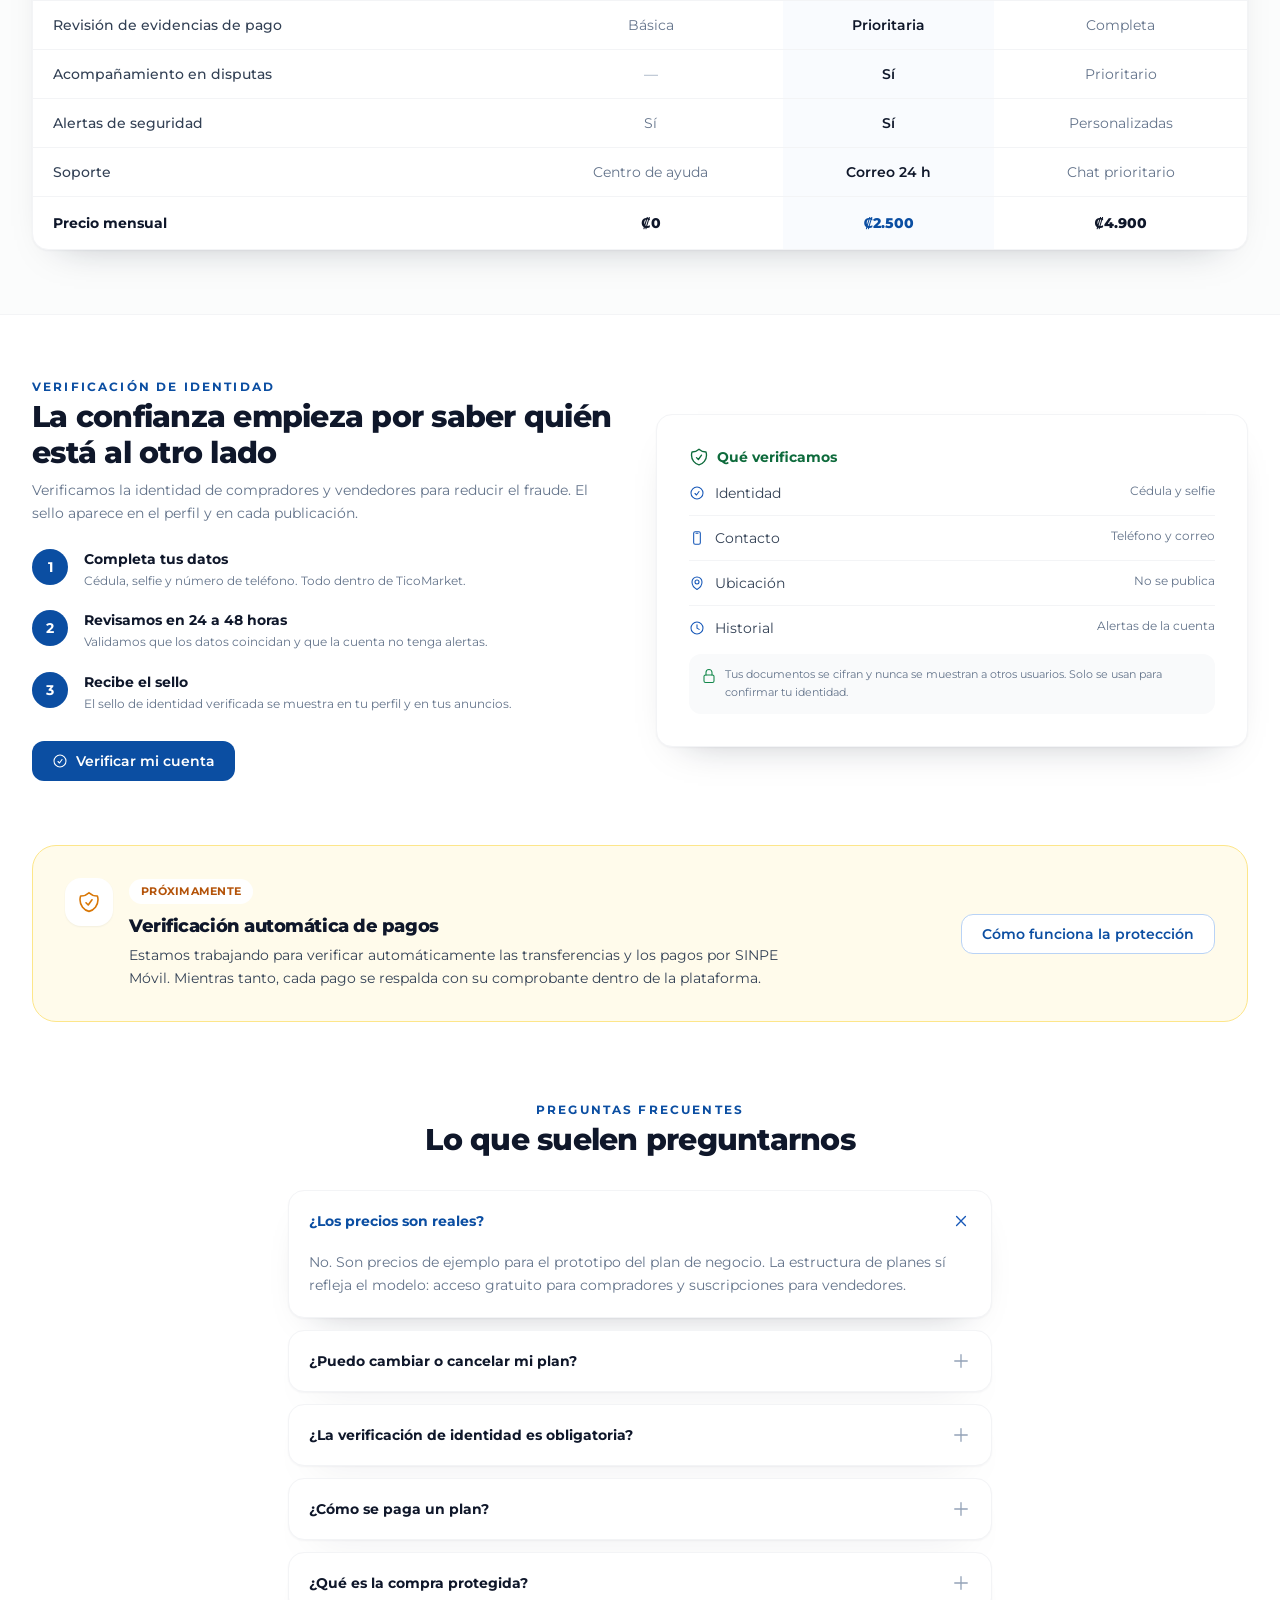
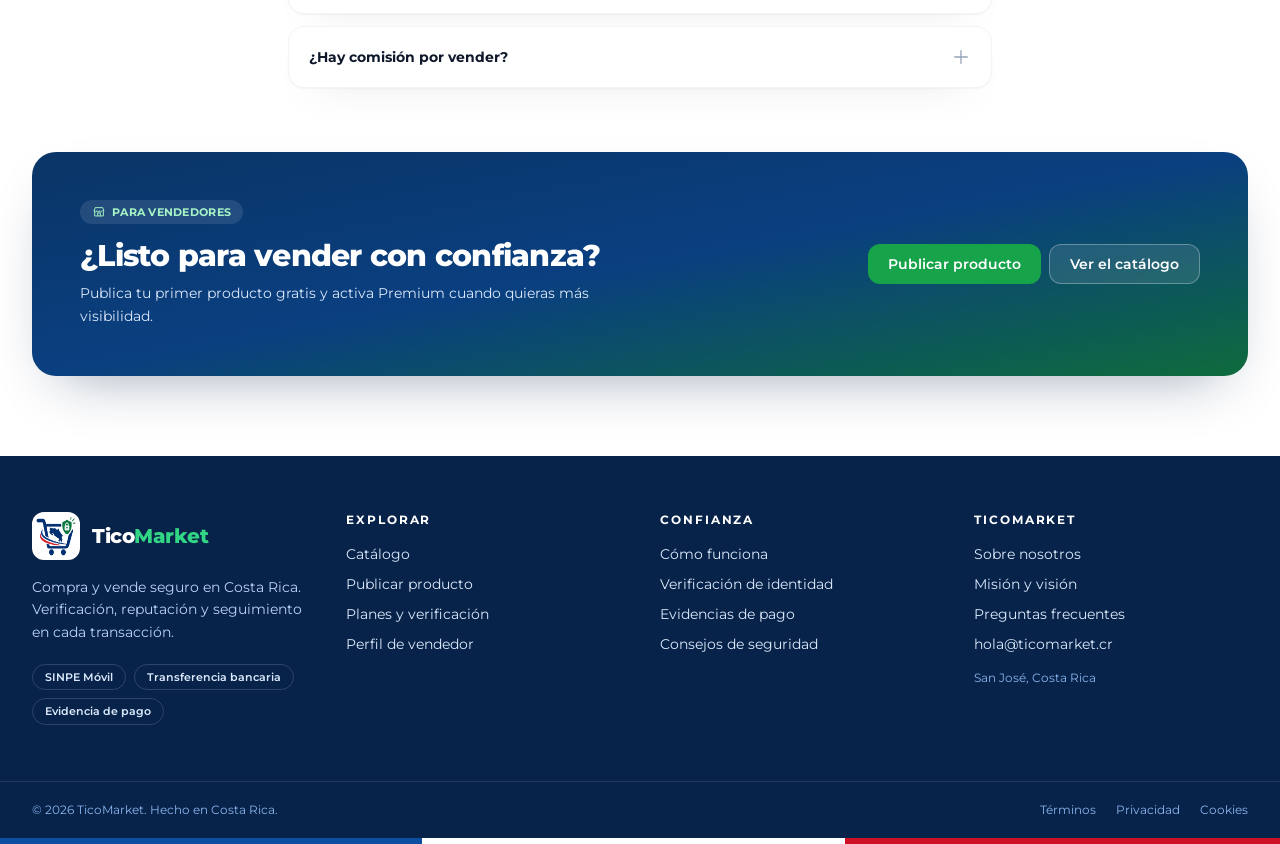
<file: planes.html>
<!doctype html>
<html lang="es-CR">
<head>
  <meta charset="utf-8">
  <meta name="viewport" content="width=device-width, initial-scale=1">
  <title>Planes y verificación — TicoMarket</title>
  <meta name="description" content="Planes de TicoMarket para compradores y vendedores: compra gratis, verifica tu identidad y haz crecer tu negocio con Premium. Precios de ejemplo del prototipo.">
  <link rel="icon" type="image/png" href="assets/img/favicon.png">
  <link rel="stylesheet" href="assets/css/fuentes.css">
  <link rel="stylesheet" href="assets/css/estilos.css">
</head>
<body class="bg-white">
  <a href="#contenido" class="sr-only focus:not-sr-only focus:absolute focus:left-4 focus:top-4 focus:z-50 focus:rounded-lg focus:bg-brand-700 focus:px-4 focus:py-2 focus:text-sm focus:font-semibold focus:text-white">Saltar al contenido</a>

  <header id="cabecera" class="sticky top-0 z-40 border-b border-gray-100 bg-white/90 backdrop-blur transition-shadow">
    <div class="contenedor flex h-20 items-center gap-4">
      <a href="index.html" class="flex shrink-0 items-center gap-2.5" aria-label="TicoMarket, ir al inicio">
        <img src="assets/img/logo-icono.png" alt="" width="685" height="540" class="h-11 w-auto sm:h-12">
        <span class="text-[24px] font-extrabold leading-none tracking-tight sm:text-[26px]">
          <span class="text-brand-700">Tico</span><span class="text-tico-500">Market</span>
        </span>
      </a>

      <form role="search" class="mx-auto hidden w-full max-w-md lg:block">
        <label for="busqueda-cabecera" class="sr-only">Buscar productos</label>
        <div class="relative">
          <span class="pointer-events-none absolute left-4 top-1/2 -translate-y-1/2 text-ink-400" data-icono="search" data-clases="h-4 w-4"></span>
          <input id="busqueda-cabecera" type="search" class="campo py-2.5 pl-11 pr-24 text-sm" placeholder="Buscar en TicoMarket">
          <button type="submit" class="btn-verde absolute right-1.5 top-1/2 -translate-y-1/2 px-4 py-2 text-xs">Buscar</button>
        </div>
      </form>

      <nav class="ml-auto hidden items-center gap-5 text-sm font-semibold text-ink-700 xl:flex" aria-label="Navegación principal">
        <a href="catalogo.html" class="transition hover:text-brand-700">Catálogo</a>
        <a href="seguridad.html" class="transition hover:text-brand-700">Seguridad</a>
        <a href="planes.html" aria-current="page" class="text-brand-700">Planes</a>
        <a href="nosotros.html" class="transition hover:text-brand-700">Nosotros</a>
      </nav>

      <div class="ml-auto hidden items-center gap-2 md:flex xl:ml-0">
        <div class="relative" data-menu-usuario>
          <button type="button" data-boton-usuario class="flex h-11 items-center gap-2 rounded-xl border border-gray-200 bg-white pl-1.5 pr-2.5 text-sm font-semibold text-ink-700 transition hover:border-brand-200 hover:bg-brand-50" aria-expanded="false" aria-controls="menu-usuario" aria-haspopup="true" aria-label="Abrir menú de usuario">
            <span class="flex h-8 w-8 items-center justify-center rounded-lg bg-gradient-to-br from-brand-700 to-brand-500 text-xs font-extrabold text-white">MJ</span>
            <span class="hidden md:inline xl:hidden">María</span>
            <span data-boton-usuario-icono class="text-ink-400 transition-transform" data-icono="chevron" data-clases="h-4 w-4"></span>
          </button>
          <div id="menu-usuario" data-panel-usuario class="absolute right-0 top-full z-50 mt-2 hidden w-64 overflow-hidden rounded-2xl border border-gray-100 bg-white p-2 shadow-flotante">
            <div class="flex items-center gap-2.5 border-b border-gray-100 px-3 pb-3 pt-2">
              <span class="flex h-9 w-9 items-center justify-center rounded-xl bg-gradient-to-br from-brand-700 to-brand-500 text-xs font-extrabold text-white">MJ</span>
              <div>
                <p class="text-sm font-bold text-ink-900">María Jiménez</p>
                <p class="flex items-center gap-1 text-[11px] font-semibold text-tico-700">
                  <span data-icono="badge-check" data-clases="h-3 w-3"></span>
                  Cuenta verificada
                </p>
              </div>
            </div>
            <nav class="mt-1 flex flex-col text-sm" aria-label="Menú de usuario">
              <a href="transacciones.html" class="flex items-center gap-2.5 rounded-lg px-3 py-2.5 font-semibold text-brand-700 transition hover:bg-brand-50">
                <span data-icono="receipt" data-clases="h-4 w-4"></span>
                Mi panel de transacciones
              </a>
              <a href="vendedor.html" class="flex items-center gap-2.5 rounded-lg px-3 py-2.5 font-medium text-ink-700 transition hover:bg-gray-50 hover:text-brand-700">
                <span data-icono="store" data-clases="h-4 w-4 text-ink-400"></span>
                Mi perfil de vendedor
              </a>
              <a href="planes.html" class="flex items-center gap-2.5 rounded-lg px-3 py-2.5 font-medium text-ink-700 transition hover:bg-gray-50 hover:text-brand-700">
                <span data-icono="sparkles" data-clases="h-4 w-4 text-ink-400"></span>
                Mis planes
              </a>
            </nav>
            <div class="mt-1 border-t border-gray-100 pt-1">
              <a href="#" class="flex items-center gap-2.5 rounded-lg px-3 py-2.5 text-sm font-medium text-ink-500 transition hover:bg-gray-50 hover:text-ink-900">
                <span data-icono="close" data-clases="h-4 w-4"></span>
                Cerrar sesión
              </a>
            </div>
          </div>
        </div>
        <a href="publicar.html" class="btn-verde px-4 py-2.5">
          <span data-icono="plus" data-clases="h-4 w-4"></span>
          Publicar
        </a>
      </div>

      <button id="btn-menu" type="button" class="ml-auto inline-flex h-11 w-11 items-center justify-center rounded-xl border border-gray-200 text-brand-700 transition hover:bg-brand-50 md:ml-0 xl:hidden" aria-expanded="false" aria-controls="menu-movil" aria-label="Abrir menú">
        <span id="icono-menu" data-icono="menu" data-clases="h-6 w-6"></span>
        <span id="icono-cerrar" class="hidden" data-icono="close" data-clases="h-6 w-6"></span>
      </button>
    </div>

    <div id="menu-movil" class="hidden border-t border-gray-100 bg-white px-4 pb-6 pt-4 xl:hidden">
      <form role="search" class="mb-4">
        <label for="busqueda-movil" class="sr-only">Buscar productos</label>
        <div class="relative">
          <span class="pointer-events-none absolute left-4 top-1/2 -translate-y-1/2 text-ink-400" data-icono="search" data-clases="h-4 w-4"></span>
          <input id="busqueda-movil" type="search" class="campo py-3 pl-11" placeholder="Buscar en TicoMarket">
        </div>
      </form>
      <nav class="flex flex-col divide-y divide-gray-100 text-sm font-semibold text-ink-700" aria-label="Navegación móvil">
        <a href="catalogo.html" class="py-3 hover:text-brand-700">Catálogo</a>
        <a href="seguridad.html" class="py-3 hover:text-brand-700">Seguridad</a>
        <a href="planes.html" aria-current="page" class="py-3 text-brand-700">Planes</a>
        <a href="nosotros.html" class="py-3 hover:text-brand-700">Nosotros</a>
      </nav>
      <div class="mt-4">
        <a href="transacciones.html" class="flex items-center gap-3 rounded-xl border border-gray-200 p-3 transition hover:border-brand-200 hover:bg-brand-50">
          <span class="flex h-10 w-10 items-center justify-center rounded-xl bg-gradient-to-br from-brand-700 to-brand-500 text-xs font-extrabold text-white">MJ</span>
          <span class="flex-1">
            <span class="block text-sm font-bold text-ink-900">María Jiménez</span>
            <span class="flex items-center gap-1 text-[11px] font-semibold text-tico-700">
              <span data-icono="badge-check" data-clases="h-3 w-3"></span>
              Verificada · Mi panel
            </span>
          </span>
          <span data-icono="chevron-right" data-clases="h-4 w-4 text-ink-400"></span>
        </a>
        <div class="mt-3 flex flex-col gap-2">
          <a href="vendedor.html" class="btn-contorno">Mi perfil de vendedor</a>
          <a href="publicar.html" class="btn-verde">Publicar producto</a>
        </div>
      </div>
    </div>
  </header>

  <main id="contenido">
    <section class="border-b border-gray-100 bg-cielo-suave">
      <div class="contenedor py-10 sm:py-14">
        <nav aria-label="Ruta de navegación" class="text-xs font-medium text-ink-500">
          <ol class="flex flex-wrap items-center gap-2">
            <li><a href="index.html" class="transition hover:text-brand-700">Inicio</a></li>
            <li aria-hidden="true" class="text-ink-400">/</li>
            <li aria-current="page" class="text-ink-900">Planes y verificación</li>
          </ol>
        </nav>

        <div class="mt-6 grid gap-8 lg:grid-cols-[minmax(0,1fr)_300px] lg:items-end">
          <div>
            <p class="antetitulo">Planes y verificación</p>
            <h1 class="mt-2 max-w-2xl text-3xl font-extrabold tracking-tight text-ink-900 sm:text-4xl">
              Compra gratis. Vende con más confianza.
            </h1>
            <p class="mt-3 max-w-2xl text-sm leading-relaxed text-ink-500">
              Elige cómo proteger tu cuenta: verificación de identidad, herramientas para vender más
              y acompañamiento cuando lo necesites. Los precios son de ejemplo para este prototipo.
            </p>

            <div class="mt-6 inline-flex rounded-2xl border border-gray-200 bg-white p-1.5 shadow-sm" role="group" aria-label="Elegir tipo de plan">
              <button type="button" data-plan-vista="compradores" aria-pressed="true" class="rounded-xl bg-brand-700 px-5 py-2.5 text-sm font-semibold text-white shadow-sm transition">Para compradores</button>
              <button type="button" data-plan-vista="vendedores" aria-pressed="false" class="rounded-xl px-5 py-2.5 text-sm font-semibold text-ink-500 transition hover:text-brand-700">Para vendedores</button>
            </div>
            <p class="mt-3 text-[11px] text-ink-400">Sin permanencia · Cancela cuando quieras · IVA incluido</p>
          </div>

          <div class="tarjeta p-5">
            <p class="text-[11px] font-bold uppercase tracking-[0.14em] text-ink-400">Incluido en todos los planes</p>
            <ul class="mt-3 space-y-3 text-sm text-ink-700">
              <li class="flex items-start gap-2.5">
                <span class="mt-0.5 text-tico-600" data-icono="badge-check" data-clases="h-4 w-4"></span>
                Verificación de identidad
              </li>
              <li class="flex items-start gap-2.5">
                <span class="mt-0.5 text-tico-600" data-icono="star" data-clases="h-4 w-4"></span>
                Reputación y reseñas
              </li>
              <li class="flex items-start gap-2.5">
                <span class="mt-0.5 text-tico-600" data-icono="receipt" data-clases="h-4 w-4"></span>
                Evidencias de pago
              </li>
              <li class="flex items-start gap-2.5">
                <span class="mt-0.5 text-tico-600" data-icono="truck" data-clases="h-4 w-4"></span>
                Seguimiento de envíos
              </li>
            </ul>
          </div>
        </div>
      </div>
    </section>

    <section class="py-12 sm:py-16">
      <div class="contenedor">
        <div data-plan-panel="compradores">
          <div class="flex flex-col gap-2 sm:flex-row sm:items-end sm:justify-between">
            <div>
              <p class="antetitulo">Para compradores</p>
              <h2 class="mt-1 text-2xl font-extrabold tracking-tight text-ink-900">Comprar siempre será gratis</h2>
              <p class="mt-1 text-sm text-ink-500">Los planes opcionales agregan verificación y protección para compras de mayor valor.</p>
            </div>
            <span class="sello w-fit bg-tico-50 text-tico-700">
              <span data-icono="check" data-clases="h-3.5 w-3.5"></span>
              0 % de comisión al comprar
            </span>
          </div>

          <div class="mt-6 grid gap-5 lg:grid-cols-3">
            <article class="tarjeta flex flex-col p-6">
              <div class="flex items-center justify-between gap-3">
                <span class="flex h-11 w-11 items-center justify-center rounded-xl bg-brand-50 text-brand-600" data-icono="search" data-clases="h-5 w-5"></span>
                <span class="sello bg-gray-100 text-ink-500">Siempre gratis</span>
              </div>
              <h3 class="mt-4 text-lg font-extrabold tracking-tight text-ink-900">Explora</h3>
              <p class="text-xs leading-relaxed text-ink-500">Para buscar, consultar y comprar sin costo.</p>
              <p class="mt-5 flex items-end gap-1">
                <span class="text-3xl font-extrabold tracking-tight text-ink-900">₡0</span>
                <span class="pb-1 text-xs text-ink-500">/ siempre</span>
              </p>
              <ul class="mt-5 flex-1 space-y-2.5 text-sm text-ink-700">
                <li class="flex items-start gap-2"><span class="mt-0.5 text-tico-600" data-icono="check" data-clases="h-4 w-4"></span>Buscar y contactar vendedores</li>
                <li class="flex items-start gap-2"><span class="mt-0.5 text-tico-600" data-icono="check" data-clases="h-4 w-4"></span>Guardar favoritos</li>
                <li class="flex items-start gap-2"><span class="mt-0.5 text-tico-600" data-icono="check" data-clases="h-4 w-4"></span>Ver reputación y reseñas</li>
                <li class="flex items-start gap-2"><span class="mt-0.5 text-tico-600" data-icono="check" data-clases="h-4 w-4"></span>Compra protegida básica</li>
              </ul>
              <a href="catalogo.html" class="btn-contorno mt-6 w-full">Empezar gratis</a>
            </article>

            <article class="relative flex flex-col rounded-2xl border border-brand-300 bg-white p-6 ring-1 ring-brand-100">
              <span class="absolute right-5 top-0 -translate-y-1/2 rounded-full bg-brand-700 px-3 py-1 text-[10px] font-bold uppercase tracking-wide text-white">Recomendado</span>
              <div class="flex items-center justify-between gap-3">
                <span class="flex h-11 w-11 items-center justify-center rounded-xl bg-brand-50 text-brand-600" data-icono="badge-check" data-clases="h-5 w-5"></span>
                <span class="text-[11px] font-semibold text-ink-400">Para comprar con respaldo</span>
              </div>
              <h3 class="mt-4 text-lg font-extrabold tracking-tight text-ink-900">Verificado</h3>
              <p class="text-xs leading-relaxed text-ink-500">Tu identidad confirmada y soporte prioritario.</p>
              <p class="mt-5 flex items-end gap-1">
                <span class="text-3xl font-extrabold tracking-tight text-ink-900">₡2.500</span>
                <span class="pb-1 text-xs text-ink-500">/ mes</span>
              </p>
              <p class="text-[11px] text-ink-400">Facturado mensualmente</p>
              <ul class="mt-5 flex-1 space-y-2.5 text-sm text-ink-700">
                <li class="flex items-start gap-2"><span class="mt-0.5 text-tico-600" data-icono="check" data-clases="h-4 w-4"></span>Sello de comprador verificado</li>
                <li class="flex items-start gap-2"><span class="mt-0.5 text-tico-600" data-icono="check" data-clases="h-4 w-4"></span>Verificación de identidad avanzada</li>
                <li class="flex items-start gap-2"><span class="mt-0.5 text-tico-600" data-icono="check" data-clases="h-4 w-4"></span>Historial completo de compras</li>
                <li class="flex items-start gap-2"><span class="mt-0.5 text-tico-600" data-icono="check" data-clases="h-4 w-4"></span>Revisión prioritaria de evidencias</li>
                <li class="flex items-start gap-2"><span class="mt-0.5 text-tico-600" data-icono="check" data-clases="h-4 w-4"></span>Soporte por correo en 24 h</li>
              </ul>
              <button type="button" data-aviso="Prototipo: el plan Verificado se habilitará con el lanzamiento." class="btn-primario mt-6 w-full">Elegir Verificado</button>
            </article>

            <article class="tarjeta flex flex-col p-6">
              <div class="flex items-center justify-between gap-3">
                <span class="flex h-11 w-11 items-center justify-center rounded-xl bg-tico-50 text-tico-600" data-icono="shield" data-clases="h-5 w-5"></span>
                <span class="sello bg-gray-100 text-ink-500">Compras de alto valor</span>
              </div>
              <h3 class="mt-4 text-lg font-extrabold tracking-tight text-ink-900">Protegido</h3>
              <p class="text-xs leading-relaxed text-ink-500">Acompañamiento cuando la compra es importante.</p>
              <p class="mt-5 flex items-end gap-1">
                <span class="text-3xl font-extrabold tracking-tight text-ink-900">₡4.900</span>
                <span class="pb-1 text-xs text-ink-500">/ mes</span>
              </p>
              <p class="text-[11px] text-ink-400">Facturado mensualmente</p>
              <ul class="mt-5 flex-1 space-y-2.5 text-sm text-ink-700">
                <li class="flex items-start gap-2"><span class="mt-0.5 text-tico-600" data-icono="check" data-clases="h-4 w-4"></span>Todo lo del plan Verificado</li>
                <li class="flex items-start gap-2"><span class="mt-0.5 text-tico-600" data-icono="check" data-clases="h-4 w-4"></span>Acompañamiento en disputas</li>
                <li class="flex items-start gap-2"><span class="mt-0.5 text-tico-600" data-icono="check" data-clases="h-4 w-4"></span>Revisión completa de evidencias</li>
                <li class="flex items-start gap-2"><span class="mt-0.5 text-tico-600" data-icono="check" data-clases="h-4 w-4"></span>Alertas de seguridad personalizadas</li>
                <li class="flex items-start gap-2"><span class="mt-0.5 text-tico-600" data-icono="check" data-clases="h-4 w-4"></span>Chat de soporte prioritario</li>
              </ul>
              <button type="button" data-aviso="Prototipo: el plan Protegido se habilitará con el lanzamiento." class="btn-contorno mt-6 w-full">Elegir Protegido</button>
            </article>
          </div>
        </div>

        <div data-plan-panel="vendedores" class="hidden">
          <div class="flex flex-col gap-2 sm:flex-row sm:items-end sm:justify-between">
            <div>
              <p class="antetitulo">Para vendedores</p>
              <h2 class="mt-1 text-2xl font-extrabold tracking-tight text-ink-900">Empieza gratis y crece a tu ritmo</h2>
              <p class="mt-1 text-sm text-ink-500">Más visibilidad, mejores herramientas y un sello que transmite confianza.</p>
            </div>
            <span class="sello w-fit bg-amber-50 text-amber-700">
              <span data-icono="sparkles" data-clases="h-3.5 w-3.5"></span>
              0 % de comisión el primer año en planes de pago
            </span>
          </div>

          <div class="mt-6 grid gap-5 lg:grid-cols-3">
            <article class="tarjeta flex flex-col p-6">
              <div class="flex items-center justify-between gap-3">
                <span class="flex h-11 w-11 items-center justify-center rounded-xl bg-brand-50 text-brand-600" data-icono="store" data-clases="h-5 w-5"></span>
                <span class="sello bg-gray-100 text-ink-500">Siempre gratis</span>
              </div>
              <h3 class="mt-4 text-lg font-extrabold tracking-tight text-ink-900">Emprende</h3>
              <p class="text-xs leading-relaxed text-ink-500">Para dar el primer paso y probar la plataforma.</p>
              <p class="mt-5 flex items-end gap-1">
                <span class="text-3xl font-extrabold tracking-tight text-ink-900">₡0</span>
                <span class="pb-1 text-xs text-ink-500">/ siempre</span>
              </p>
              <ul class="mt-5 flex-1 space-y-2.5 text-sm text-ink-700">
                <li class="flex items-start gap-2"><span class="mt-0.5 text-tico-600" data-icono="check" data-clases="h-4 w-4"></span>5 publicaciones activas</li>
                <li class="flex items-start gap-2"><span class="mt-0.5 text-tico-600" data-icono="check" data-clases="h-4 w-4"></span>Perfil verificado básico</li>
                <li class="flex items-start gap-2"><span class="mt-0.5 text-tico-600" data-icono="check" data-clases="h-4 w-4"></span>Reseñas de compradores</li>
                <li class="flex items-start gap-2"><span class="mt-0.5 text-tico-600" data-icono="check" data-clases="h-4 w-4"></span>Estadísticas básicas</li>
                <li class="flex items-start gap-2"><span class="mt-0.5 text-tico-600" data-icono="check" data-clases="h-4 w-4"></span>Pagos con evidencia</li>
              </ul>
              <a href="publicar.html" class="btn-contorno mt-6 w-full">Publicar gratis</a>
            </article>

            <article class="relative flex flex-col overflow-hidden rounded-2xl bg-gradient-to-br from-brand-900 via-brand-800 to-brand-700 p-6 text-white shadow-flotante">
              <span class="absolute right-5 top-5 rounded-full bg-tico-500 px-3 py-1 text-[10px] font-bold uppercase tracking-wide text-white">Recomendado</span>
              <div class="flex items-center justify-between gap-3">
                <span class="flex h-11 w-11 items-center justify-center rounded-xl bg-white/10 text-tico-300" data-icono="sparkles" data-clases="h-5 w-5"></span>
              </div>
              <h3 class="mt-4 text-lg font-extrabold tracking-tight">Premium</h3>
              <p class="text-xs leading-relaxed text-brand-100">Para vender más y destacar frente a la competencia.</p>
              <p class="mt-5 flex items-end gap-1">
                <span class="text-3xl font-extrabold tracking-tight">₡9.900</span>
                <span class="pb-1 text-xs text-brand-200">/ mes</span>
              </p>
              <p class="text-[11px] text-brand-300">2 meses gratis pagando el año completo</p>
              <ul class="mt-5 flex-1 space-y-2.5 text-sm text-brand-100">
                <li class="flex items-start gap-2"><span class="mt-0.5 text-tico-300" data-icono="check" data-clases="h-4 w-4"></span>30 publicaciones activas</li>
                <li class="flex items-start gap-2"><span class="mt-0.5 text-tico-300" data-icono="check" data-clases="h-4 w-4"></span>Sello Premium en el perfil</li>
                <li class="flex items-start gap-2"><span class="mt-0.5 text-tico-300" data-icono="check" data-clases="h-4 w-4"></span>Prioridad en los resultados</li>
                <li class="flex items-start gap-2"><span class="mt-0.5 text-tico-300" data-icono="check" data-clases="h-4 w-4"></span>Estadísticas avanzadas</li>
                <li class="flex items-start gap-2"><span class="mt-0.5 text-tico-300" data-icono="check" data-clases="h-4 w-4"></span>Respuesta destacada</li>
                <li class="flex items-start gap-2"><span class="mt-0.5 text-tico-300" data-icono="check" data-clases="h-4 w-4"></span>0 % de comisión el primer año</li>
              </ul>
              <button type="button" data-aviso="Prototipo: el plan Premium se habilitará con el lanzamiento." class="btn mt-6 w-full bg-white text-brand-800 hover:bg-brand-50">Elegir Premium</button>
            </article>

            <article class="tarjeta flex flex-col p-6">
              <div class="flex items-center justify-between gap-3">
                <span class="flex h-11 w-11 items-center justify-center rounded-xl bg-violet-50 text-violet-600" data-icono="building" data-clases="h-5 w-5"></span>
                <span class="sello bg-gray-100 text-ink-500">Para negocios</span>
              </div>
              <h3 class="mt-4 text-lg font-extrabold tracking-tight text-ink-900">Negocio</h3>
              <p class="text-xs leading-relaxed text-ink-500">Para tiendas con equipo y catálogo amplio.</p>
              <p class="mt-5 flex items-end gap-1">
                <span class="text-3xl font-extrabold tracking-tight text-ink-900">₡19.900</span>
                <span class="pb-1 text-xs text-ink-500">/ mes</span>
              </p>
              <p class="text-[11px] text-ink-400">Facturado mensualmente</p>
              <ul class="mt-5 flex-1 space-y-2.5 text-sm text-ink-700">
                <li class="flex items-start gap-2"><span class="mt-0.5 text-tico-600" data-icono="check" data-clases="h-4 w-4"></span>Publicaciones ilimitadas</li>
                <li class="flex items-start gap-2"><span class="mt-0.5 text-tico-600" data-icono="check" data-clases="h-4 w-4"></span>Hasta 5 usuarios de la cuenta</li>
                <li class="flex items-start gap-2"><span class="mt-0.5 text-tico-600" data-icono="check" data-clases="h-4 w-4"></span>Catálogo destacado</li>
                <li class="flex items-start gap-2"><span class="mt-0.5 text-tico-600" data-icono="check" data-clases="h-4 w-4"></span>Reportes y exportación</li>
                <li class="flex items-start gap-2"><span class="mt-0.5 text-tico-600" data-icono="check" data-clases="h-4 w-4"></span>Asesoría comercial</li>
                <li class="flex items-start gap-2"><span class="mt-0.5 text-tico-600" data-icono="check" data-clases="h-4 w-4"></span>0 % de comisión el primer año</li>
                <li class="flex items-start gap-2"><span class="mt-0.5 text-tico-600" data-icono="check" data-clases="h-4 w-4"></span>Soporte dedicado</li>
              </ul>
              <button type="button" data-aviso="Prototipo: el plan Negocio se habilitará con el lanzamiento." class="btn-contorno mt-6 w-full">Elegir Negocio</button>
            </article>
          </div>
        </div>

        <p class="mt-6 flex items-center justify-center gap-2 text-center text-[11px] text-ink-400">
          <span class="text-ink-400" data-icono="info" data-clases="h-3.5 w-3.5"></span>
          Precios de ejemplo en colones. La contratación y los pagos se habilitarán en la versión final.
        </p>
      </div>
    </section>

    <section class="border-y border-gray-100 bg-gray-50/60 py-12 sm:py-16">
      <div class="contenedor">
        <div class="max-w-2xl">
          <p class="antetitulo">Comparación</p>
          <h2 class="mt-1 text-2xl font-extrabold tracking-tight text-ink-900 sm:text-3xl">Compara los planes</h2>
          <p class="mt-2 text-sm leading-relaxed text-ink-500">Todo lo que incluye cada nivel, en una sola vista.</p>
        </div>

        <div data-plan-panel="compradores" class="tarjeta mt-6 overflow-hidden">
          <div class="overflow-x-auto">
            <table class="w-full min-w-[640px] text-sm">
              <caption class="sr-only">Comparación de planes para compradores</caption>
              <thead>
                <tr class="border-b border-gray-100">
                  <th scope="col" class="px-5 py-4 text-left text-[11px] font-bold uppercase tracking-[0.12em] text-ink-400">Característica</th>
                  <th scope="col" class="px-4 py-4 text-center font-bold text-ink-900">Explora</th>
                  <th scope="col" class="bg-brand-50/60 px-4 py-4 text-center font-bold text-brand-700">Verificado</th>
                  <th scope="col" class="px-4 py-4 text-center font-bold text-ink-900">Protegido</th>
                </tr>
              </thead>
              <tbody class="divide-y divide-gray-100">
                <tr>
                  <th scope="row" class="px-5 py-3.5 text-left font-medium text-ink-700">Compras protegidas al mes</th>
                  <td class="px-4 py-3.5 text-center text-ink-500">3</td>
                  <td class="bg-brand-50/40 px-4 py-3.5 text-center font-semibold text-ink-900">10</td>
                  <td class="px-4 py-3.5 text-center text-ink-500">Ilimitadas</td>
                </tr>
                <tr>
                  <th scope="row" class="px-5 py-3.5 text-left font-medium text-ink-700">Sello de comprador verificado</th>
                  <td class="px-4 py-3.5 text-center text-ink-400">—</td>
                  <td class="bg-brand-50/40 px-4 py-3.5 text-center font-semibold text-ink-900">Sí</td>
                  <td class="px-4 py-3.5 text-center text-ink-500">Sí</td>
                </tr>
                <tr>
                  <th scope="row" class="px-5 py-3.5 text-left font-medium text-ink-700">Historial de compras</th>
                  <td class="px-4 py-3.5 text-center text-ink-500">30 días</td>
                  <td class="bg-brand-50/40 px-4 py-3.5 text-center font-semibold text-ink-900">Completo</td>
                  <td class="px-4 py-3.5 text-center text-ink-500">Completo</td>
                </tr>
                <tr>
                  <th scope="row" class="px-5 py-3.5 text-left font-medium text-ink-700">Revisión de evidencias de pago</th>
                  <td class="px-4 py-3.5 text-center text-ink-500">Básica</td>
                  <td class="bg-brand-50/40 px-4 py-3.5 text-center font-semibold text-ink-900">Prioritaria</td>
                  <td class="px-4 py-3.5 text-center text-ink-500">Completa</td>
                </tr>
                <tr>
                  <th scope="row" class="px-5 py-3.5 text-left font-medium text-ink-700">Acompañamiento en disputas</th>
                  <td class="px-4 py-3.5 text-center text-ink-400">—</td>
                  <td class="bg-brand-50/40 px-4 py-3.5 text-center font-semibold text-ink-900">Sí</td>
                  <td class="px-4 py-3.5 text-center text-ink-500">Prioritario</td>
                </tr>
                <tr>
                  <th scope="row" class="px-5 py-3.5 text-left font-medium text-ink-700">Alertas de seguridad</th>
                  <td class="px-4 py-3.5 text-center text-ink-500">Sí</td>
                  <td class="bg-brand-50/40 px-4 py-3.5 text-center font-semibold text-ink-900">Sí</td>
                  <td class="px-4 py-3.5 text-center text-ink-500">Personalizadas</td>
                </tr>
                <tr>
                  <th scope="row" class="px-5 py-3.5 text-left font-medium text-ink-700">Soporte</th>
                  <td class="px-4 py-3.5 text-center text-ink-500">Centro de ayuda</td>
                  <td class="bg-brand-50/40 px-4 py-3.5 text-center font-semibold text-ink-900">Correo 24 h</td>
                  <td class="px-4 py-3.5 text-center text-ink-500">Chat prioritario</td>
                </tr>
                <tr>
                  <th scope="row" class="px-5 py-4 text-left font-bold text-ink-900">Precio mensual</th>
                  <td class="px-4 py-4 text-center font-extrabold text-ink-900">₡0</td>
                  <td class="bg-brand-50/40 px-4 py-4 text-center font-extrabold text-brand-700">₡2.500</td>
                  <td class="px-4 py-4 text-center font-extrabold text-ink-900">₡4.900</td>
                </tr>
              </tbody>
            </table>
          </div>
        </div>

        <div data-plan-panel="vendedores" class="tarjeta mt-6 hidden overflow-hidden">
          <div class="overflow-x-auto">
            <table class="w-full min-w-[640px] text-sm">
              <caption class="sr-only">Comparación de planes para vendedores</caption>
              <thead>
                <tr class="border-b border-gray-100">
                  <th scope="col" class="px-5 py-4 text-left text-[11px] font-bold uppercase tracking-[0.12em] text-ink-400">Característica</th>
                  <th scope="col" class="px-4 py-4 text-center font-bold text-ink-900">Emprende</th>
                  <th scope="col" class="bg-brand-50/60 px-4 py-4 text-center font-bold text-brand-700">Premium</th>
                  <th scope="col" class="px-4 py-4 text-center font-bold text-ink-900">Negocio</th>
                </tr>
              </thead>
              <tbody class="divide-y divide-gray-100">
                <tr>
                  <th scope="row" class="px-5 py-3.5 text-left font-medium text-ink-700">Publicaciones activas</th>
                  <td class="px-4 py-3.5 text-center text-ink-500">5</td>
                  <td class="bg-brand-50/40 px-4 py-3.5 text-center font-semibold text-ink-900">30</td>
                  <td class="px-4 py-3.5 text-center text-ink-500">Ilimitadas</td>
                </tr>
                <tr>
                  <th scope="row" class="px-5 py-3.5 text-left font-medium text-ink-700">Sello en el perfil</th>
                  <td class="px-4 py-3.5 text-center text-ink-500">Verificado</td>
                  <td class="bg-brand-50/40 px-4 py-3.5 text-center font-semibold text-ink-900">Premium</td>
                  <td class="px-4 py-3.5 text-center text-ink-500">Negocio</td>
                </tr>
                <tr>
                  <th scope="row" class="px-5 py-3.5 text-left font-medium text-ink-700">Prioridad en resultados</th>
                  <td class="px-4 py-3.5 text-center text-ink-400">—</td>
                  <td class="bg-brand-50/40 px-4 py-3.5 text-center font-semibold text-ink-900">Sí</td>
                  <td class="px-4 py-3.5 text-center text-ink-500">Máxima</td>
                </tr>
                <tr>
                  <th scope="row" class="px-5 py-3.5 text-left font-medium text-ink-700">Estadísticas</th>
                  <td class="px-4 py-3.5 text-center text-ink-500">Básicas</td>
                  <td class="bg-brand-50/40 px-4 py-3.5 text-center font-semibold text-ink-900">Avanzadas</td>
                  <td class="px-4 py-3.5 text-center text-ink-500">Reportes y exportación</td>
                </tr>
                <tr>
                  <th scope="row" class="px-5 py-3.5 text-left font-medium text-ink-700">Respuesta destacada</th>
                  <td class="px-4 py-3.5 text-center text-ink-400">—</td>
                  <td class="bg-brand-50/40 px-4 py-3.5 text-center font-semibold text-ink-900">Sí</td>
                  <td class="px-4 py-3.5 text-center text-ink-500">Sí</td>
                </tr>
                <tr>
                  <th scope="row" class="px-5 py-3.5 text-left font-medium text-ink-700">Usuarios de la cuenta</th>
                  <td class="px-4 py-3.5 text-center text-ink-500">1</td>
                  <td class="bg-brand-50/40 px-4 py-3.5 text-center font-semibold text-ink-900">1</td>
                  <td class="px-4 py-3.5 text-center text-ink-500">Hasta 5</td>
                </tr>
                <tr>
                  <th scope="row" class="px-5 py-3.5 text-left font-medium text-ink-700">Comisión por venta</th>
                  <td class="px-4 py-3.5 text-center text-ink-500">0 %</td>
                  <td class="bg-brand-50/40 px-4 py-3.5 text-center font-semibold text-ink-900">0 % el primer año</td>
                  <td class="px-4 py-3.5 text-center text-ink-500">0 % el primer año</td>
                </tr>
                <tr>
                  <th scope="row" class="px-5 py-3.5 text-left font-medium text-ink-700">Soporte</th>
                  <td class="px-4 py-3.5 text-center text-ink-500">Correo</td>
                  <td class="bg-brand-50/40 px-4 py-3.5 text-center font-semibold text-ink-900">Prioritario</td>
                  <td class="px-4 py-3.5 text-center text-ink-500">Dedicado</td>
                </tr>
                <tr>
                  <th scope="row" class="px-5 py-4 text-left font-bold text-ink-900">Precio mensual</th>
                  <td class="px-4 py-4 text-center font-extrabold text-ink-900">₡0</td>
                  <td class="bg-brand-50/40 px-4 py-4 text-center font-extrabold text-brand-700">₡9.900</td>
                  <td class="px-4 py-4 text-center font-extrabold text-ink-900">₡19.900</td>
                </tr>
              </tbody>
            </table>
          </div>
        </div>
      </div>
    </section>

    <section class="py-12 sm:py-16">
      <div class="contenedor grid gap-8 lg:grid-cols-2 lg:items-center">
        <div>
          <p class="antetitulo">Verificación de identidad</p>
          <h2 class="mt-1 text-2xl font-extrabold tracking-tight text-ink-900 sm:text-3xl">La confianza empieza por saber quién está al otro lado</h2>
          <p class="mt-2 max-w-xl text-sm leading-relaxed text-ink-500">
            Verificamos la identidad de compradores y vendedores para reducir el fraude.
            El sello aparece en el perfil y en cada publicación.
          </p>

          <ol class="mt-6 space-y-5">
            <li class="flex gap-4">
              <span class="flex h-9 w-9 shrink-0 items-center justify-center rounded-full bg-brand-700 text-sm font-bold text-white">1</span>
              <div>
                <h3 class="text-sm font-bold text-ink-900">Completa tus datos</h3>
                <p class="mt-0.5 text-xs leading-relaxed text-ink-500">Cédula, selfie y número de teléfono. Todo dentro de TicoMarket.</p>
              </div>
            </li>
            <li class="flex gap-4">
              <span class="flex h-9 w-9 shrink-0 items-center justify-center rounded-full bg-brand-700 text-sm font-bold text-white">2</span>
              <div>
                <h3 class="text-sm font-bold text-ink-900">Revisamos en 24 a 48 horas</h3>
                <p class="mt-0.5 text-xs leading-relaxed text-ink-500">Validamos que los datos coincidan y que la cuenta no tenga alertas.</p>
              </div>
            </li>
            <li class="flex gap-4">
              <span class="flex h-9 w-9 shrink-0 items-center justify-center rounded-full bg-brand-700 text-sm font-bold text-white">3</span>
              <div>
                <h3 class="text-sm font-bold text-ink-900">Recibe el sello</h3>
                <p class="mt-0.5 text-xs leading-relaxed text-ink-500">El sello de identidad verificada se muestra en tu perfil y en tus anuncios.</p>
              </div>
            </li>
          </ol>

          <button type="button" data-aviso="Prototipo: la verificación de identidad se habilitará en la versión final." class="btn-primario mt-7">
            <span data-icono="badge-check" data-clases="h-4 w-4"></span>
            Verificar mi cuenta
          </button>
        </div>

        <div class="tarjeta p-6 sm:p-8">
          <div class="flex items-center gap-2 text-tico-700">
            <span data-icono="shield" data-clases="h-5 w-5"></span>
            <h3 class="text-sm font-bold">Qué verificamos</h3>
          </div>
          <ul class="mt-4 divide-y divide-gray-100 text-sm">
            <li class="flex items-start justify-between gap-4 py-3 first:pt-0">
              <span class="flex items-center gap-2.5 text-ink-700"><span class="text-brand-600" data-icono="badge-check" data-clases="h-4 w-4"></span>Identidad</span>
              <span class="text-xs text-ink-500">Cédula y selfie</span>
            </li>
            <li class="flex items-start justify-between gap-4 py-3">
              <span class="flex items-center gap-2.5 text-ink-700"><span class="text-brand-600" data-icono="phone" data-clases="h-4 w-4"></span>Contacto</span>
              <span class="text-xs text-ink-500">Teléfono y correo</span>
            </li>
            <li class="flex items-start justify-between gap-4 py-3">
              <span class="flex items-center gap-2.5 text-ink-700"><span class="text-brand-600" data-icono="map-pin" data-clases="h-4 w-4"></span>Ubicación</span>
              <span class="text-xs text-ink-500">No se publica</span>
            </li>
            <li class="flex items-start justify-between gap-4 py-3 last:pb-0">
              <span class="flex items-center gap-2.5 text-ink-700"><span class="text-brand-600" data-icono="clock" data-clases="h-4 w-4"></span>Historial</span>
              <span class="text-xs text-ink-500">Alertas de la cuenta</span>
            </li>
          </ul>
          <div class="mt-4 flex items-start gap-2 rounded-xl bg-gray-50 p-3 text-[11px] leading-relaxed text-ink-500">
            <span class="mt-0.5 shrink-0 text-tico-600" data-icono="lock" data-clases="h-4 w-4"></span>
            Tus documentos se cifran y nunca se muestran a otros usuarios. Solo se usan para confirmar tu identidad.
          </div>
        </div>
      </div>
    </section>

    <section class="pb-4">
      <div class="contenedor">
        <div class="flex flex-col gap-5 rounded-3xl border border-amber-200 bg-amber-50 p-6 sm:flex-row sm:items-center sm:justify-between sm:p-8">
          <div class="flex items-start gap-4">
            <span class="flex h-12 w-12 shrink-0 items-center justify-center rounded-2xl bg-white text-amber-600 shadow-sm" data-icono="shield" data-clases="h-6 w-6"></span>
            <div>
              <span class="sello bg-white text-amber-700">Próximamente</span>
              <h2 class="mt-2 text-lg font-extrabold tracking-tight text-ink-900">Verificación automática de pagos</h2>
              <p class="mt-1 max-w-2xl text-sm leading-relaxed text-ink-700">
                Estamos trabajando para verificar automáticamente las transferencias y los pagos
                por SINPE Móvil. Mientras tanto, cada pago se respalda con su comprobante dentro
                de la plataforma.
              </p>
            </div>
          </div>
          <a href="seguridad.html" class="btn-contorno shrink-0">Cómo funciona la protección</a>
        </div>
      </div>
    </section>

    <section id="preguntas" class="scroll-mt-24 py-12 sm:py-16">
      <div class="contenedor max-w-3xl">
        <div class="text-center">
          <p class="antetitulo">Preguntas frecuentes</p>
          <h2 class="mt-1 text-2xl font-extrabold tracking-tight text-ink-900 sm:text-3xl">Lo que suelen preguntarnos</h2>
        </div>

        <div class="mt-8 space-y-3">
          <div class="tarjeta overflow-hidden">
            <h3>
              <button type="button" data-acordeon-boton aria-expanded="true" aria-controls="faq-1" class="flex w-full items-center justify-between gap-4 p-5 text-left text-sm font-bold text-brand-700 transition hover:text-brand-800">
                <span>¿Los precios son reales?</span>
                <span data-acordeon-icono class="shrink-0 rotate-45 text-brand-600 transition-transform" data-icono="plus" data-clases="h-5 w-5"></span>
              </button>
            </h3>
            <div id="faq-1" class="px-5 pb-5 text-sm leading-relaxed text-ink-500">
              No. Son precios de ejemplo para el prototipo del plan de negocio. La estructura de planes
              sí refleja el modelo: acceso gratuito para compradores y suscripciones para vendedores.
            </div>
          </div>

          <div class="tarjeta overflow-hidden">
            <h3>
              <button type="button" data-acordeon-boton aria-expanded="false" aria-controls="faq-2" class="flex w-full items-center justify-between gap-4 p-5 text-left text-sm font-bold text-ink-900 transition hover:text-brand-700">
                <span>¿Puedo cambiar o cancelar mi plan?</span>
                <span data-acordeon-icono class="shrink-0 text-ink-400 transition-transform" data-icono="plus" data-clases="h-5 w-5"></span>
              </button>
            </h3>
            <div id="faq-2" class="hidden px-5 pb-5 text-sm leading-relaxed text-ink-500">
              Sí. Los planes no tienen permanencia. Puedes cambiar de nivel o cancelar cuando quieras;
              el cambio se aplica al siguiente ciclo de facturación.
            </div>
          </div>

          <div class="tarjeta overflow-hidden">
            <h3>
              <button type="button" data-acordeon-boton aria-expanded="false" aria-controls="faq-3" class="flex w-full items-center justify-between gap-4 p-5 text-left text-sm font-bold text-ink-900 transition hover:text-brand-700">
                <span>¿La verificación de identidad es obligatoria?</span>
                <span data-acordeon-icono class="shrink-0 text-ink-400 transition-transform" data-icono="plus" data-clases="h-5 w-5"></span>
              </button>
            </h3>
            <div id="faq-3" class="hidden px-5 pb-5 text-sm leading-relaxed text-ink-500">
              Para comprar no es obligatoria, aunque mejora la confianza. Para vender sí: pedimos
              verificar la identidad antes de publicar, porque el sello protege a compradores y vendedores.
            </div>
          </div>

          <div class="tarjeta overflow-hidden">
            <h3>
              <button type="button" data-acordeon-boton aria-expanded="false" aria-controls="faq-4" class="flex w-full items-center justify-between gap-4 p-5 text-left text-sm font-bold text-ink-900 transition hover:text-brand-700">
                <span>¿Cómo se paga un plan?</span>
                <span data-acordeon-icono class="shrink-0 text-ink-400 transition-transform" data-icono="plus" data-clases="h-5 w-5"></span>
              </button>
            </h3>
            <div id="faq-4" class="hidden px-5 pb-5 text-sm leading-relaxed text-ink-500">
              Puedes pagar con transferencia bancaria o SINPE Móvil. La verificación automática
              de ambos métodos se habilitará en una siguiente etapa; por ahora, cada pago se
              respalda con su comprobante.
            </div>
          </div>

          <div class="tarjeta overflow-hidden">
            <h3>
              <button type="button" data-acordeon-boton aria-expanded="false" aria-controls="faq-5" class="flex w-full items-center justify-between gap-4 p-5 text-left text-sm font-bold text-ink-900 transition hover:text-brand-700">
                <span>¿Qué es la compra protegida?</span>
                <span data-acordeon-icono class="shrink-0 text-ink-400 transition-transform" data-icono="plus" data-clases="h-5 w-5"></span>
              </button>
            </h3>
            <div id="faq-5" class="hidden px-5 pb-5 text-sm leading-relaxed text-ink-500">
              Es el respaldo que queda en cada transacción: evidencia del pago, seguimiento del envío
              y un plazo de 3 días para reportar problemas después de la entrega.
            </div>
          </div>

          <div class="tarjeta overflow-hidden">
            <h3>
              <button type="button" data-acordeon-boton aria-expanded="false" aria-controls="faq-6" class="flex w-full items-center justify-between gap-4 p-5 text-left text-sm font-bold text-ink-900 transition hover:text-brand-700">
                <span>¿Hay comisión por vender?</span>
                <span data-acordeon-icono class="shrink-0 text-ink-400 transition-transform" data-icono="plus" data-clases="h-5 w-5"></span>
              </button>
            </h3>
            <div id="faq-6" class="hidden px-5 pb-5 text-sm leading-relaxed text-ink-500">
              En este prototipo mostramos 0 % de comisión el primer año en los planes Premium y Negocio.
              La comisión futura por transacción se definirá antes del lanzamiento.
            </div>
          </div>
        </div>
      </div>
    </section>

    <section class="pb-16 sm:pb-20">
      <div class="contenedor">
        <div class="overflow-hidden rounded-3xl bg-gradient-to-br from-brand-900 via-brand-800 to-tico-700 p-8 text-white shadow-flotante sm:p-12">
          <div class="flex flex-col gap-6 lg:flex-row lg:items-center lg:justify-between">
            <div class="max-w-xl">
              <span class="sello bg-white/10 text-tico-200">
                <span data-icono="store" data-clases="h-3.5 w-3.5"></span>
                Para vendedores
              </span>
              <h2 class="mt-3 text-2xl font-extrabold tracking-tight sm:text-3xl">¿Listo para vender con confianza?</h2>
              <p class="mt-2 text-sm leading-relaxed text-brand-100">
                Publica tu primer producto gratis y activa Premium cuando quieras más visibilidad.
              </p>
            </div>
            <div class="flex shrink-0 flex-wrap gap-2">
              <a href="publicar.html" class="btn-verde">Publicar producto</a>
              <a href="catalogo.html" class="btn-claro">Ver el catálogo</a>
            </div>
          </div>
        </div>
      </div>
    </section>
  </main>

  <footer class="bg-brand-950 text-brand-100">
    <div class="contenedor grid gap-10 py-14 sm:grid-cols-2 lg:grid-cols-4">
      <div class="sm:col-span-2 lg:col-span-1">
        <div class="flex items-center gap-3">
          <span class="flex h-12 w-12 items-center justify-center rounded-xl bg-white p-1">
            <img src="assets/img/logo-icono.png" alt="" width="685" height="540" class="h-full w-auto">
          </span>
          <span class="text-xl font-extrabold tracking-tight"><span class="text-white">Tico</span><span class="text-tico-400">Market</span></span>
        </div>
        <p class="mt-4 max-w-xs text-sm leading-relaxed text-brand-200">Compra y vende seguro en Costa Rica. Verificación, reputación y seguimiento en cada transacción.</p>
        <div class="mt-5 flex flex-wrap gap-2 text-[11px] font-semibold">
          <span class="rounded-full border border-white/15 px-3 py-1 text-brand-100">SINPE Móvil</span>
          <span class="rounded-full border border-white/15 px-3 py-1 text-brand-100">Transferencia bancaria</span>
          <span class="rounded-full border border-white/15 px-3 py-1 text-brand-100">Evidencia de pago</span>
        </div>
      </div>

      <div>
        <h2 class="text-xs font-bold uppercase tracking-[0.16em] text-white">Explorar</h2>
        <ul class="mt-4 space-y-2.5 text-sm">
          <li><a href="catalogo.html" class="transition hover:text-white">Catálogo</a></li>
          <li><a href="publicar.html" class="transition hover:text-white">Publicar producto</a></li>
          <li><a href="planes.html" class="transition hover:text-white">Planes y verificación</a></li>
          <li><a href="vendedor.html" class="transition hover:text-white">Perfil de vendedor</a></li>
        </ul>
      </div>

      <div>
        <h2 class="text-xs font-bold uppercase tracking-[0.16em] text-white">Confianza</h2>
        <ul class="mt-4 space-y-2.5 text-sm">
          <li><a href="seguridad.html" class="transition hover:text-white">Cómo funciona</a></li>
          <li><a href="seguridad.html" class="transition hover:text-white">Verificación de identidad</a></li>
          <li><a href="seguridad.html" class="transition hover:text-white">Evidencias de pago</a></li>
          <li><a href="seguridad.html" class="transition hover:text-white">Consejos de seguridad</a></li>
        </ul>
      </div>

      <div>
        <h2 class="text-xs font-bold uppercase tracking-[0.16em] text-white">TicoMarket</h2>
        <ul class="mt-4 space-y-2.5 text-sm">
          <li><a href="nosotros.html" class="transition hover:text-white">Sobre nosotros</a></li>
          <li><a href="nosotros.html" class="transition hover:text-white">Misión y visión</a></li>
          <li><a href="planes.html#preguntas" class="transition hover:text-white">Preguntas frecuentes</a></li>
          <li><a href="mailto:hola@ticomarket.cr" class="transition hover:text-white">hola@ticomarket.cr</a></li>
        </ul>
        <p class="mt-4 text-xs text-brand-300">San José, Costa Rica</p>
      </div>
    </div>

    <div class="border-t border-white/10">
      <div class="contenedor flex flex-col items-center justify-between gap-3 py-5 text-xs text-brand-300 sm:flex-row">
        <p>© <span data-anio>2026</span> TicoMarket. Hecho en Costa Rica.</p>
        <div class="flex gap-5">
          <a href="#" class="transition hover:text-white">Términos</a>
          <a href="#" class="transition hover:text-white">Privacidad</a>
          <a href="#" class="transition hover:text-white">Cookies</a>
        </div>
      </div>
    </div>
    <div class="h-1.5 w-full" style="background: linear-gradient(90deg, #0B4EA2 0 33%, #FFFFFF 33% 66%, #CE1126 66% 100%)"></div>
  </footer>

  <div id="aviso-planes" class="fixed inset-x-4 bottom-4 z-50 mx-auto flex hidden max-w-md items-start gap-3 rounded-2xl bg-ink-900 p-4 text-white shadow-flotante" role="status" aria-live="polite">
    <span class="mt-0.5 shrink-0 text-tico-300" data-icono="info" data-clases="h-5 w-5"></span>
    <p id="aviso-planes-texto" class="flex-1 text-xs leading-relaxed">Este es un prototipo: la contratación se habilitará con el lanzamiento.</p>
    <button id="cerrar-aviso" type="button" class="shrink-0 text-brand-200 transition hover:text-white" aria-label="Cerrar aviso">
      <span data-icono="close" data-clases="h-4 w-4"></span>
    </button>
  </div>

  <script src="assets/js/datos.js"></script>
  <script src="assets/js/componentes.js"></script>
  <script src="assets/js/app.js"></script>
  <script src="assets/js/paginas.js"></script>
</body>
</html>
</file>
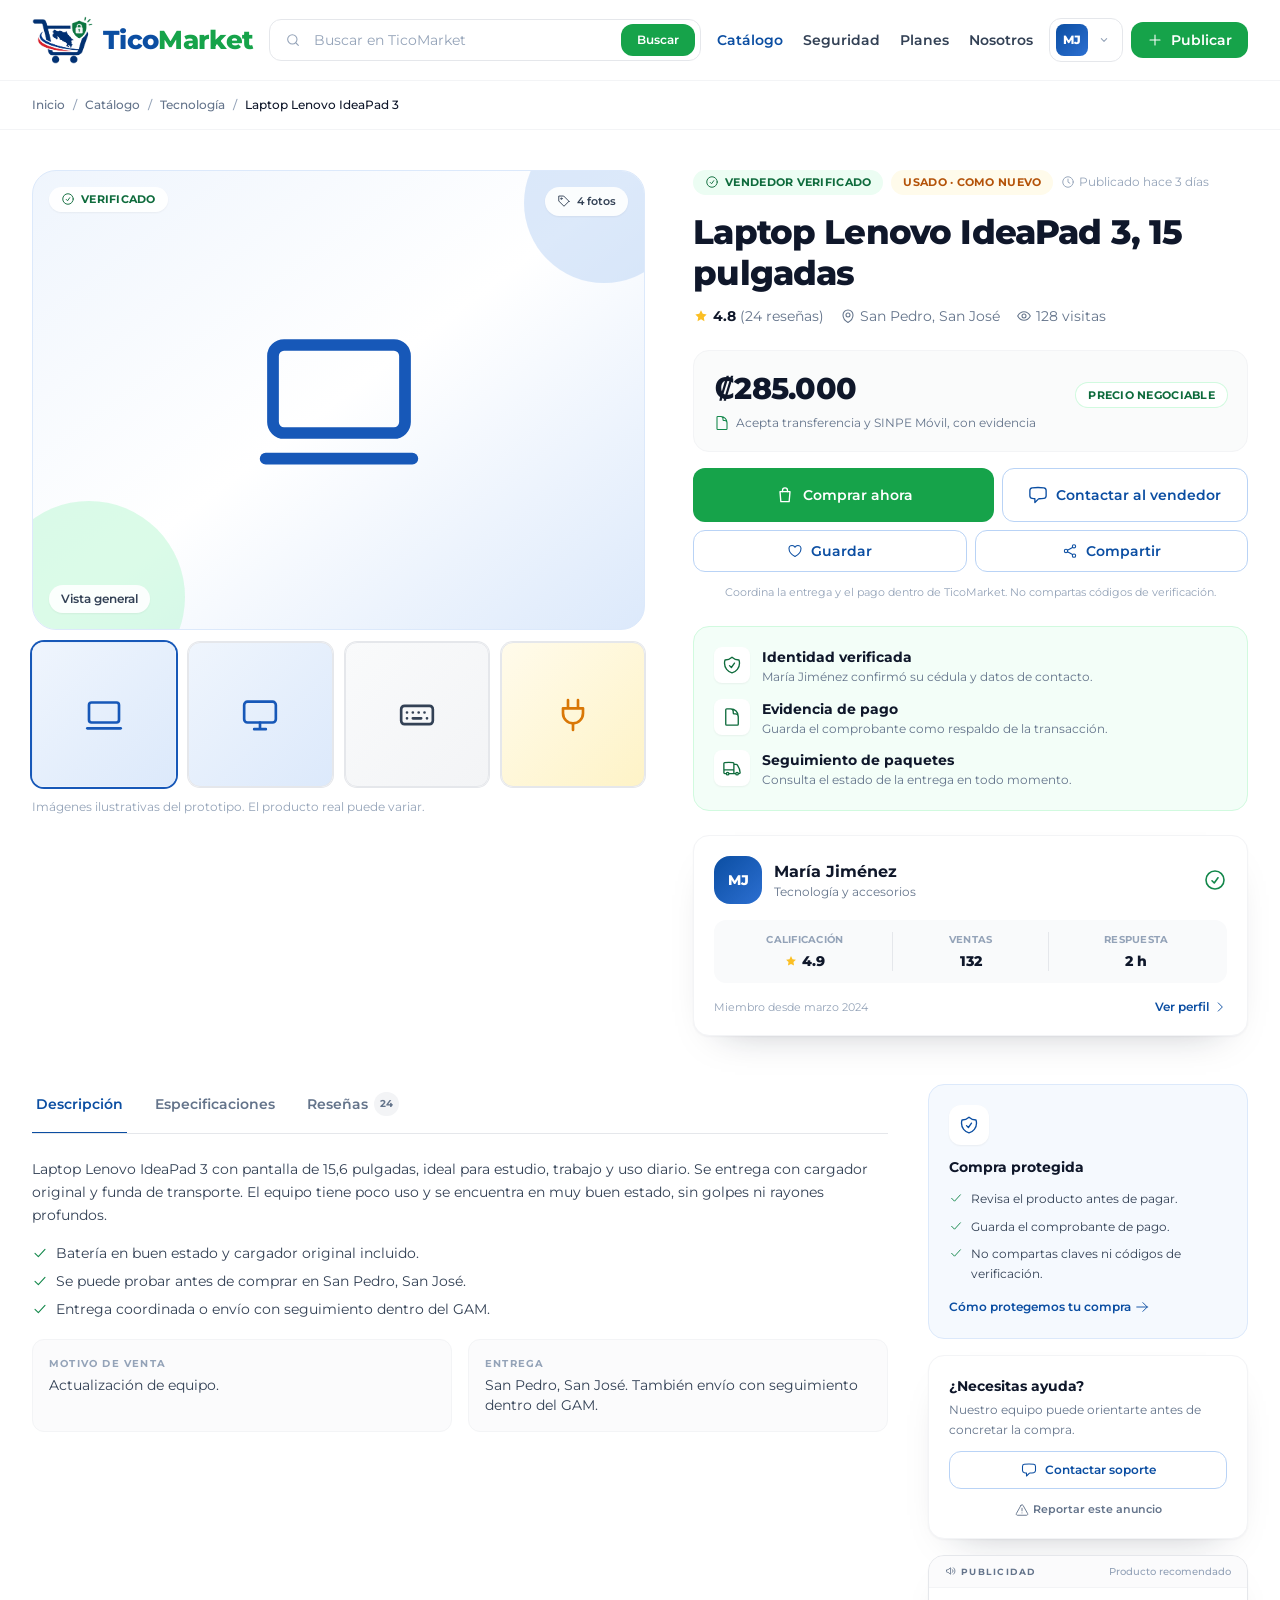
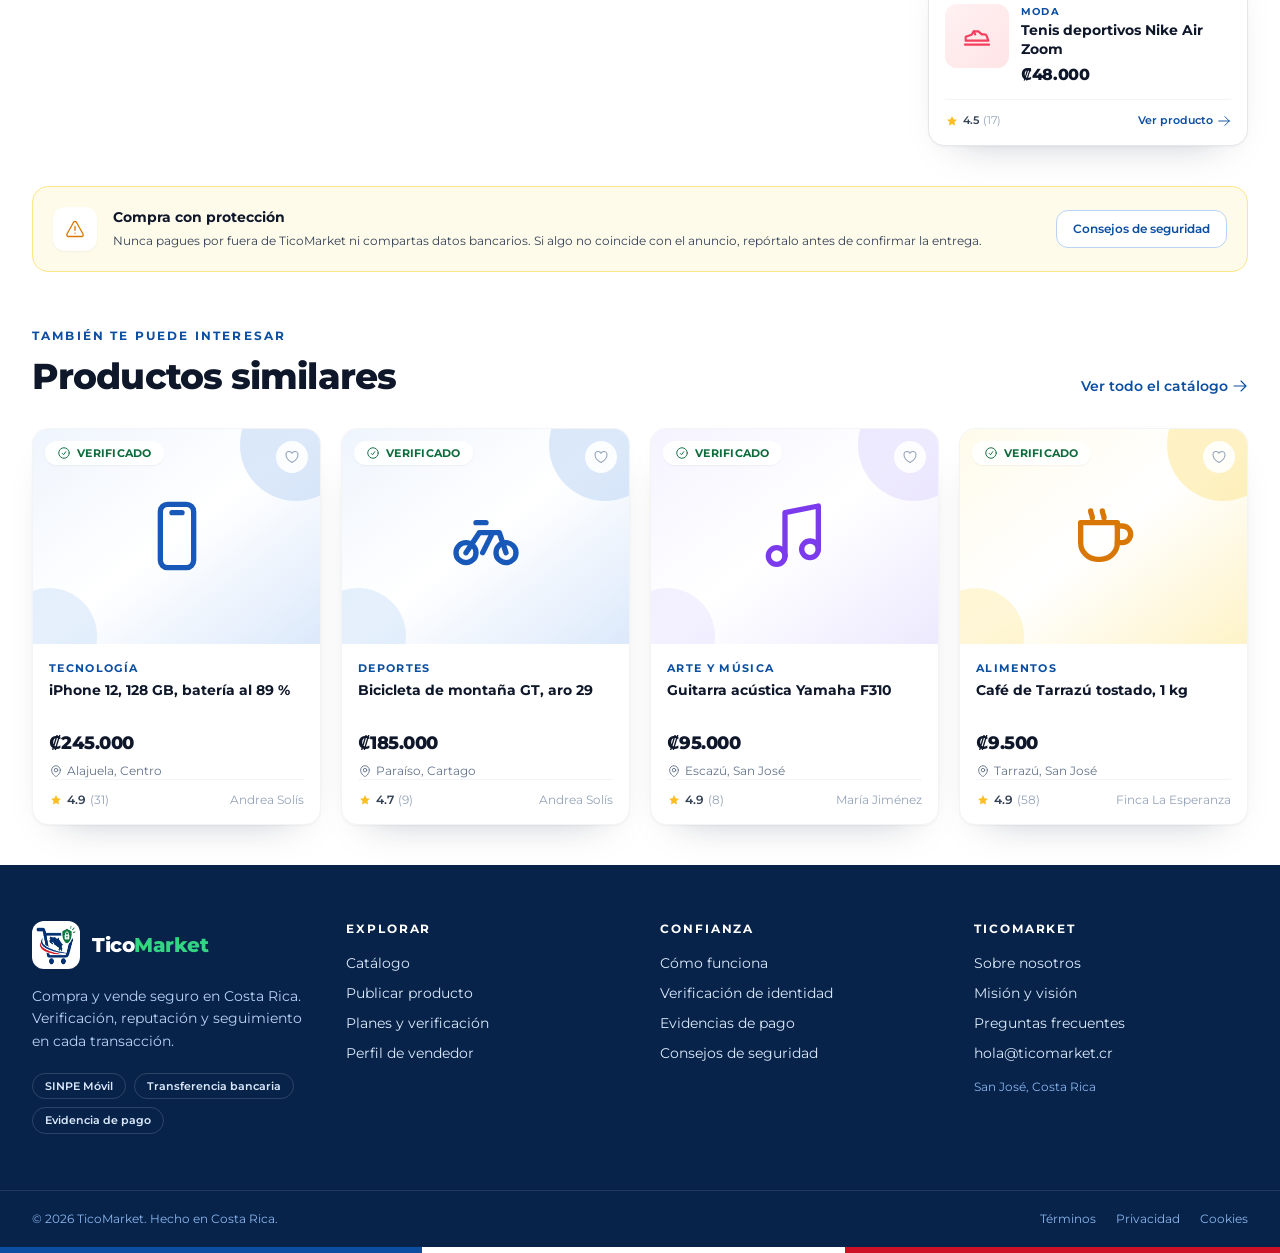
<file: producto.html>
<!doctype html>
<html lang="es-CR">
<head>
  <meta charset="utf-8">
  <meta name="viewport" content="width=device-width, initial-scale=1">
  <title>Laptop Lenovo IdeaPad 3 — TicoMarket</title>
  <meta name="description" content="Detalle del producto en TicoMarket: laptop Lenovo IdeaPad 3 de 15 pulgadas, vendida por una vendedora verificada en San José, Costa Rica.">
  <link rel="icon" type="image/png" href="assets/img/favicon.png">
  <link rel="stylesheet" href="assets/css/fuentes.css">
  <link rel="stylesheet" href="assets/css/estilos.css">
</head>
<body class="bg-white">
  <a href="#contenido" class="sr-only focus:not-sr-only focus:absolute focus:left-4 focus:top-4 focus:z-50 focus:rounded-lg focus:bg-brand-700 focus:px-4 focus:py-2 focus:text-sm focus:font-semibold focus:text-white">Saltar al contenido</a>

  <header id="cabecera" class="sticky top-0 z-40 border-b border-gray-100 bg-white/90 backdrop-blur transition-shadow">
    <div class="contenedor flex h-20 items-center gap-4">
      <a href="index.html" class="flex shrink-0 items-center gap-2.5" aria-label="TicoMarket, ir al inicio">
        <img src="assets/img/logo-icono.png" alt="" width="685" height="540" class="h-11 w-auto sm:h-12">
        <span class="text-[24px] font-extrabold leading-none tracking-tight sm:text-[26px]">
          <span class="text-brand-700">Tico</span><span class="text-tico-500">Market</span>
        </span>
      </a>

      <form role="search" class="mx-auto hidden w-full max-w-md lg:block">
        <label for="busqueda-cabecera" class="sr-only">Buscar productos</label>
        <div class="relative">
          <span class="pointer-events-none absolute left-4 top-1/2 -translate-y-1/2 text-ink-400" data-icono="search" data-clases="h-4 w-4"></span>
          <input id="busqueda-cabecera" type="search" class="campo py-2.5 pl-11 pr-24 text-sm" placeholder="Buscar en TicoMarket">
          <button type="submit" class="btn-verde absolute right-1.5 top-1/2 -translate-y-1/2 px-4 py-2 text-xs">Buscar</button>
        </div>
      </form>

      <nav class="ml-auto hidden items-center gap-5 text-sm font-semibold text-ink-700 xl:flex" aria-label="Navegación principal">
        <a href="catalogo.html" aria-current="page" class="text-brand-700">Catálogo</a>
        <a href="seguridad.html" class="transition hover:text-brand-700">Seguridad</a>
        <a href="planes.html" class="transition hover:text-brand-700">Planes</a>
        <a href="nosotros.html" class="transition hover:text-brand-700">Nosotros</a>
      </nav>

      <div class="ml-auto hidden items-center gap-2 md:flex xl:ml-0">
        <div class="relative" data-menu-usuario>
          <button type="button" data-boton-usuario class="flex h-11 items-center gap-2 rounded-xl border border-gray-200 bg-white pl-1.5 pr-2.5 text-sm font-semibold text-ink-700 transition hover:border-brand-200 hover:bg-brand-50" aria-expanded="false" aria-controls="menu-usuario" aria-haspopup="true" aria-label="Abrir menú de usuario">
            <span class="flex h-8 w-8 items-center justify-center rounded-lg bg-gradient-to-br from-brand-700 to-brand-500 text-xs font-extrabold text-white">MJ</span>
            <span class="hidden md:inline xl:hidden">María</span>
            <span data-boton-usuario-icono class="text-ink-400 transition-transform" data-icono="chevron" data-clases="h-4 w-4"></span>
          </button>
          <div id="menu-usuario" data-panel-usuario class="absolute right-0 top-full z-50 mt-2 hidden w-64 overflow-hidden rounded-2xl border border-gray-100 bg-white p-2 shadow-flotante">
            <div class="flex items-center gap-2.5 border-b border-gray-100 px-3 pb-3 pt-2">
              <span class="flex h-9 w-9 items-center justify-center rounded-xl bg-gradient-to-br from-brand-700 to-brand-500 text-xs font-extrabold text-white">MJ</span>
              <div>
                <p class="text-sm font-bold text-ink-900">María Jiménez</p>
                <p class="flex items-center gap-1 text-[11px] font-semibold text-tico-700">
                  <span data-icono="badge-check" data-clases="h-3 w-3"></span>
                  Cuenta verificada
                </p>
              </div>
            </div>
            <nav class="mt-1 flex flex-col text-sm" aria-label="Menú de usuario">
              <a href="transacciones.html" class="flex items-center gap-2.5 rounded-lg px-3 py-2.5 font-semibold text-brand-700 transition hover:bg-brand-50">
                <span data-icono="receipt" data-clases="h-4 w-4"></span>
                Mi panel de transacciones
              </a>
              <a href="vendedor.html" class="flex items-center gap-2.5 rounded-lg px-3 py-2.5 font-medium text-ink-700 transition hover:bg-gray-50 hover:text-brand-700">
                <span data-icono="store" data-clases="h-4 w-4 text-ink-400"></span>
                Mi perfil de vendedor
              </a>
              <a href="planes.html" class="flex items-center gap-2.5 rounded-lg px-3 py-2.5 font-medium text-ink-700 transition hover:bg-gray-50 hover:text-brand-700">
                <span data-icono="sparkles" data-clases="h-4 w-4 text-ink-400"></span>
                Mis planes
              </a>
            </nav>
            <div class="mt-1 border-t border-gray-100 pt-1">
              <a href="#" class="flex items-center gap-2.5 rounded-lg px-3 py-2.5 text-sm font-medium text-ink-500 transition hover:bg-gray-50 hover:text-ink-900">
                <span data-icono="close" data-clases="h-4 w-4"></span>
                Cerrar sesión
              </a>
            </div>
          </div>
        </div>
        <a href="publicar.html" class="btn-verde px-4 py-2.5">
          <span data-icono="plus" data-clases="h-4 w-4"></span>
          Publicar
        </a>
      </div>

      <button id="btn-menu" type="button" class="ml-auto inline-flex h-11 w-11 items-center justify-center rounded-xl border border-gray-200 text-brand-700 transition hover:bg-brand-50 md:ml-0 xl:hidden" aria-expanded="false" aria-controls="menu-movil" aria-label="Abrir menú">
        <span id="icono-menu" data-icono="menu" data-clases="h-6 w-6"></span>
        <span id="icono-cerrar" class="hidden" data-icono="close" data-clases="h-6 w-6"></span>
      </button>
    </div>

    <div id="menu-movil" class="hidden border-t border-gray-100 bg-white px-4 pb-6 pt-4 xl:hidden">
      <form role="search" class="mb-4">
        <label for="busqueda-movil" class="sr-only">Buscar productos</label>
        <div class="relative">
          <span class="pointer-events-none absolute left-4 top-1/2 -translate-y-1/2 text-ink-400" data-icono="search" data-clases="h-4 w-4"></span>
          <input id="busqueda-movil" type="search" class="campo py-3 pl-11" placeholder="Buscar en TicoMarket">
        </div>
      </form>
      <nav class="flex flex-col divide-y divide-gray-100 text-sm font-semibold text-ink-700" aria-label="Navegación móvil">
        <a href="catalogo.html" aria-current="page" class="py-3 text-brand-700">Catálogo</a>
        <a href="seguridad.html" class="py-3 hover:text-brand-700">Seguridad</a>
        <a href="planes.html" class="py-3 hover:text-brand-700">Planes</a>
        <a href="nosotros.html" class="py-3 hover:text-brand-700">Nosotros</a>
      </nav>
      <div class="mt-4">
        <a href="transacciones.html" class="flex items-center gap-3 rounded-xl border border-gray-200 p-3 transition hover:border-brand-200 hover:bg-brand-50">
          <span class="flex h-10 w-10 items-center justify-center rounded-xl bg-gradient-to-br from-brand-700 to-brand-500 text-xs font-extrabold text-white">MJ</span>
          <span class="flex-1">
            <span class="block text-sm font-bold text-ink-900">María Jiménez</span>
            <span class="flex items-center gap-1 text-[11px] font-semibold text-tico-700">
              <span data-icono="badge-check" data-clases="h-3 w-3"></span>
              Verificada · Mi panel
            </span>
          </span>
          <span data-icono="chevron-right" data-clases="h-4 w-4 text-ink-400"></span>
        </a>
        <div class="mt-3 flex flex-col gap-2">
          <a href="vendedor.html" class="btn-contorno">Mi perfil de vendedor</a>
          <a href="publicar.html" class="btn-verde">Publicar producto</a>
        </div>
      </div>
    </div>
  </header>

  <main id="contenido">
    <div class="border-b border-gray-100">
      <div class="contenedor py-4">
        <nav aria-label="Ruta de navegación" class="text-xs font-medium text-ink-500">
          <ol class="flex flex-wrap items-center gap-2">
            <li><a href="index.html" class="transition hover:text-brand-700">Inicio</a></li>
            <li aria-hidden="true" class="text-ink-400">/</li>
            <li><a href="catalogo.html" class="transition hover:text-brand-700">Catálogo</a></li>
            <li aria-hidden="true" class="text-ink-400">/</li>
            <li><a href="catalogo.html" class="transition hover:text-brand-700">Tecnología</a></li>
            <li aria-hidden="true" class="text-ink-400">/</li>
            <li aria-current="page" class="max-w-[220px] truncate text-ink-900 sm:max-w-none">Laptop Lenovo IdeaPad 3</li>
          </ol>
        </nav>
      </div>
    </div>

    <section class="py-8 sm:py-10">
      <div class="contenedor">
        <div class="grid gap-8 lg:grid-cols-[minmax(0,1.05fr)_minmax(0,0.95fr)] xl:gap-12">
          <div>
            <div class="relative overflow-hidden rounded-3xl border border-brand-100 bg-gradient-to-br from-brand-50 via-white to-brand-100">
              <div class="relative aspect-[4/3]">
                <span class="pointer-events-none absolute -right-10 -top-12 h-40 w-40 rounded-full bg-brand-200/50"></span>
                <span class="pointer-events-none absolute -bottom-16 -left-10 h-48 w-48 rounded-full bg-tico-200/40"></span>
                <span class="sello absolute left-4 top-4 bg-white/95 text-tico-700 shadow-sm">
                  <span data-icono="badge-check" data-clases="h-3.5 w-3.5"></span> Verificado
                </span>
                <span class="absolute right-4 top-4 inline-flex items-center gap-1.5 rounded-full bg-white/90 px-3 py-1.5 text-[11px] font-semibold text-ink-700 shadow-sm">
                  <span data-icono="tag" data-clases="h-3.5 w-3.5"></span> 4 fotos
                </span>
                <span class="absolute inset-0 flex items-center justify-center text-brand-600">
                  <span id="icono-galeria" data-icono="laptop" data-clases="h-32 w-32 sm:h-44 sm:w-44"></span>
                </span>
                <span id="etiqueta-galeria" class="absolute bottom-4 left-4 rounded-full bg-white/90 px-3 py-1.5 text-xs font-semibold text-ink-700 shadow-sm">Vista general</span>
              </div>
            </div>

            <div class="mt-3 grid grid-cols-4 gap-2 sm:gap-3">
              <button type="button" data-miniatura data-icono-miniatura="laptop" data-etiqueta="Vista general" aria-label="Ver vista general" aria-pressed="true" class="group relative aspect-square overflow-hidden rounded-xl border border-transparent bg-gradient-to-br from-brand-50 to-brand-100 ring-2 ring-brand-600">
                <span class="absolute inset-0 flex items-center justify-center text-brand-600"><span data-icono="laptop" data-clases="h-8 w-8 sm:h-10 sm:w-10"></span></span>
              </button>
              <button type="button" data-miniatura data-icono-miniatura="monitor" data-etiqueta="Pantalla" aria-label="Ver la pantalla" aria-pressed="false" class="group relative aspect-square overflow-hidden rounded-xl border border-gray-200 bg-gradient-to-br from-brand-50 to-brand-100 ring-1 ring-gray-200">
                <span class="absolute inset-0 flex items-center justify-center text-brand-600"><span data-icono="monitor" data-clases="h-8 w-8 sm:h-10 sm:w-10"></span></span>
              </button>
              <button type="button" data-miniatura data-icono-miniatura="keyboard" data-etiqueta="Teclado" aria-label="Ver el teclado" aria-pressed="false" class="group relative aspect-square overflow-hidden rounded-xl border border-gray-200 bg-gradient-to-br from-gray-50 to-gray-100 ring-1 ring-gray-200">
                <span class="absolute inset-0 flex items-center justify-center text-ink-700"><span data-icono="keyboard" data-clases="h-8 w-8 sm:h-10 sm:w-10"></span></span>
              </button>
              <button type="button" data-miniatura data-icono-miniatura="plug" data-etiqueta="Puertos y conexiones" aria-label="Ver puertos y conexiones" aria-pressed="false" class="group relative aspect-square overflow-hidden rounded-xl border border-gray-200 bg-gradient-to-br from-amber-50 to-amber-100 ring-1 ring-gray-200">
                <span class="absolute inset-0 flex items-center justify-center text-amber-600"><span data-icono="plug" data-clases="h-8 w-8 sm:h-10 sm:w-10"></span></span>
              </button>
            </div>
            <p class="mt-3 text-xs text-ink-400">Imágenes ilustrativas del prototipo. El producto real puede variar.</p>
          </div>

          <div>
            <div class="flex flex-wrap items-center gap-2">
              <span class="sello bg-tico-50 text-tico-700"><span data-icono="badge-check" data-clases="h-3.5 w-3.5"></span> Vendedor verificado</span>
              <span class="sello bg-amber-50 text-amber-700">Usado · como nuevo</span>
              <span class="inline-flex items-center gap-1 text-xs text-ink-400"><span data-icono="clock" data-clases="h-3.5 w-3.5"></span> Publicado hace 3 días</span>
            </div>

            <h1 class="mt-4 text-3xl font-extrabold leading-tight tracking-tight text-ink-900 sm:text-[2.1rem]">Laptop Lenovo IdeaPad 3, 15 pulgadas</h1>

            <div class="mt-3 flex flex-wrap items-center gap-x-4 gap-y-2 text-sm">
              <a href="#resenas" data-tab-link="resenas" class="flex items-center gap-1 font-bold text-ink-900">
                <span data-icono-relleno="star" data-clases="h-4 w-4 text-amber-400"></span>
                4.8 <span class="font-normal text-ink-500">(24 reseñas)</span>
              </a>
              <span class="flex items-center gap-1 text-ink-500"><span data-icono="map-pin" data-clases="h-4 w-4"></span> San Pedro, San José</span>
              <span class="flex items-center gap-1 text-ink-500"><span data-icono="eye" data-clases="h-4 w-4"></span> 128 visitas</span>
            </div>

            <div class="mt-6 rounded-2xl border border-gray-100 bg-gray-50/80 p-5">
              <div class="flex flex-wrap items-end justify-between gap-2">
                <p class="text-3xl font-extrabold tracking-tight text-ink-900">₡285.000</p>
                <span class="sello bg-white text-tico-700 ring-1 ring-tico-100">Precio negociable</span>
              </div>
              <p class="mt-2 flex items-center gap-1.5 text-xs text-ink-500">
                <span data-icono="receipt" data-clases="h-4 w-4 text-tico-600"></span>
                Acepta transferencia y SINPE Móvil, con evidencia
              </p>
            </div>

            <div class="mt-4 grid gap-2 sm:grid-cols-[1.1fr,0.9fr]">
              <button id="btn-comprar" type="button" class="btn-verde py-4">
                <span data-icono="bag" data-clases="h-5 w-5"></span>
                Comprar ahora
              </button>
              <a href="#" class="btn-contorno py-4">
                <span data-icono="chat" data-clases="h-5 w-5"></span>
                Contactar al vendedor
              </a>
            </div>
            <div class="mt-2 grid grid-cols-2 gap-2">
              <button type="button" class="btn-contorno py-3">
                <span data-icono="heart" data-clases="h-4 w-4"></span> Guardar
              </button>
              <button type="button" class="btn-contorno py-3">
                <span data-icono="share" data-clases="h-4 w-4"></span> Compartir
              </button>
            </div>
            <p class="mt-3 text-center text-[11px] leading-relaxed text-ink-400">Coordina la entrega y el pago dentro de TicoMarket. No compartas códigos de verificación.</p>

            <ul class="mt-6 space-y-3 rounded-2xl border border-tico-100 bg-tico-50/60 p-5">
              <li class="flex gap-3">
                <span class="flex h-9 w-9 shrink-0 items-center justify-center rounded-lg bg-white text-tico-700 shadow-sm"><span data-icono="shield" data-clases="h-5 w-5"></span></span>
                <div>
                  <p class="text-sm font-bold text-ink-900">Identidad verificada</p>
                  <p class="text-xs leading-relaxed text-ink-500">María Jiménez confirmó su cédula y datos de contacto.</p>
                </div>
              </li>
              <li class="flex gap-3">
                <span class="flex h-9 w-9 shrink-0 items-center justify-center rounded-lg bg-white text-tico-700 shadow-sm"><span data-icono="receipt" data-clases="h-5 w-5"></span></span>
                <div>
                  <p class="text-sm font-bold text-ink-900">Evidencia de pago</p>
                  <p class="text-xs leading-relaxed text-ink-500">Guarda el comprobante como respaldo de la transacción.</p>
                </div>
              </li>
              <li class="flex gap-3">
                <span class="flex h-9 w-9 shrink-0 items-center justify-center rounded-lg bg-white text-tico-700 shadow-sm"><span data-icono="truck" data-clases="h-5 w-5"></span></span>
                <div>
                  <p class="text-sm font-bold text-ink-900">Seguimiento de paquetes</p>
                  <p class="text-xs leading-relaxed text-ink-500">Consulta el estado de la entrega en todo momento.</p>
                </div>
              </li>
            </ul>

            <div class="tarjeta mt-6 p-5">
              <div class="flex items-center gap-3">
                <span class="flex h-12 w-12 shrink-0 items-center justify-center rounded-2xl bg-gradient-to-br from-brand-700 to-brand-500 text-sm font-extrabold text-white">MJ</span>
                <div class="min-w-0">
                  <p class="truncate font-bold text-ink-900">María Jiménez</p>
                  <p class="text-xs text-ink-500">Tecnología y accesorios</p>
                </div>
                <span class="ml-auto text-tico-600" title="Vendedora verificada"><span data-icono="badge-check" data-clases="h-6 w-6"></span></span>
              </div>
              <dl class="mt-4 grid grid-cols-3 gap-2 rounded-xl bg-gray-50 p-3 text-center">
                <div>
                  <dt class="text-[10px] font-bold uppercase tracking-wide text-ink-400">Calificación</dt>
                  <dd class="mt-1 flex items-center justify-center gap-1 text-sm font-extrabold text-ink-900"><span data-icono-relleno="star" data-clases="h-3.5 w-3.5 text-amber-400"></span> 4.9</dd>
                </div>
                <div class="border-x border-gray-200">
                  <dt class="text-[10px] font-bold uppercase tracking-wide text-ink-400">Ventas</dt>
                  <dd class="mt-1 text-sm font-extrabold text-ink-900">132</dd>
                </div>
                <div>
                  <dt class="text-[10px] font-bold uppercase tracking-wide text-ink-400">Respuesta</dt>
                  <dd class="mt-1 text-sm font-extrabold text-ink-900">2 h</dd>
                </div>
              </dl>
              <div class="mt-4 flex items-center justify-between gap-3">
                <p class="text-[11px] text-ink-400">Miembro desde marzo 2024</p>
                <a href="vendedor.html" class="enlace inline-flex items-center gap-1 text-xs">Ver perfil <span data-icono="chevron-right" data-clases="h-3.5 w-3.5"></span></a>
              </div>
            </div>
          </div>
        </div>

        <div class="mt-12 grid gap-8 lg:grid-cols-[minmax(0,1fr)_320px] xl:gap-10">
          <div id="resenas" class="scroll-mt-28">
            <div class="border-b border-gray-200">
              <div role="tablist" aria-label="Información del producto" class="flex gap-6 overflow-x-auto">
                <button id="tab-descripcion" type="button" role="tab" aria-selected="true" aria-controls="panel-descripcion" data-tab="descripcion" class="-mb-px shrink-0 border-b-2 border-brand-700 px-1 pb-4 pt-2 text-sm font-semibold text-brand-700 transition">Descripción</button>
                <button id="tab-especificaciones" type="button" role="tab" aria-selected="false" aria-controls="panel-especificaciones" data-tab="especificaciones" class="-mb-px shrink-0 border-b-2 border-transparent px-1 pb-4 pt-2 text-sm font-semibold text-ink-500 transition hover:text-ink-900">Especificaciones</button>
                <button id="tab-resenas" type="button" role="tab" aria-selected="false" aria-controls="panel-resenas" data-tab="resenas" class="-mb-px flex shrink-0 items-center gap-1.5 border-b-2 border-transparent px-1 pb-4 pt-2 text-sm font-semibold text-ink-500 transition hover:text-ink-900">
                  Reseñas <span class="rounded-full bg-gray-100 px-1.5 py-0.5 text-[10px] font-bold text-ink-500">24</span>
                </button>
              </div>
            </div>

            <div id="panel-descripcion" role="tabpanel" aria-labelledby="tab-descripcion" data-panel="descripcion" class="pt-6">
              <p class="text-sm leading-relaxed text-ink-700">
                Laptop Lenovo IdeaPad 3 con pantalla de 15,6 pulgadas, ideal para estudio, trabajo y uso diario.
                Se entrega con cargador original y funda de transporte. El equipo tiene poco uso y se encuentra
                en muy buen estado, sin golpes ni rayones profundos.
              </p>
              <ul class="mt-4 space-y-2 text-sm text-ink-700">
                <li class="flex gap-2"><span class="mt-0.5 text-tico-600"><span data-icono="check" data-clases="h-4 w-4"></span></span> Batería en buen estado y cargador original incluido.</li>
                <li class="flex gap-2"><span class="mt-0.5 text-tico-600"><span data-icono="check" data-clases="h-4 w-4"></span></span> Se puede probar antes de comprar en San Pedro, San José.</li>
                <li class="flex gap-2"><span class="mt-0.5 text-tico-600"><span data-icono="check" data-clases="h-4 w-4"></span></span> Entrega coordinada o envío con seguimiento dentro del GAM.</li>
              </ul>
              <div class="mt-5 grid gap-4 sm:grid-cols-2">
                <div class="rounded-xl border border-gray-100 bg-gray-50/70 p-4">
                  <p class="text-[10px] font-bold uppercase tracking-[0.12em] text-ink-400">Motivo de venta</p>
                  <p class="mt-1 text-sm text-ink-700">Actualización de equipo.</p>
                </div>
                <div class="rounded-xl border border-gray-100 bg-gray-50/70 p-4">
                  <p class="text-[10px] font-bold uppercase tracking-[0.12em] text-ink-400">Entrega</p>
                  <p class="mt-1 text-sm text-ink-700">San Pedro, San José. También envío con seguimiento dentro del GAM.</p>
                </div>
              </div>
            </div>

            <div id="panel-especificaciones" role="tabpanel" aria-labelledby="tab-especificaciones" data-panel="especificaciones" class="hidden pt-6">
              <div class="overflow-hidden rounded-2xl border border-gray-100">
                <table class="w-full text-left text-sm">
                  <tbody class="divide-y divide-gray-100">
                    <tr><th scope="row" class="w-1/3 bg-gray-50/70 px-4 py-3 font-semibold text-ink-700">Marca</th><td class="px-4 py-3 text-ink-700">Lenovo</td></tr>
                    <tr><th scope="row" class="bg-gray-50/70 px-4 py-3 font-semibold text-ink-700">Modelo</th><td class="px-4 py-3 text-ink-700">IdeaPad 3 15IIL05</td></tr>
                    <tr><th scope="row" class="bg-gray-50/70 px-4 py-3 font-semibold text-ink-700">Procesador</th><td class="px-4 py-3 text-ink-700">Intel Core i5 de 10.ª generación</td></tr>
                    <tr><th scope="row" class="bg-gray-50/70 px-4 py-3 font-semibold text-ink-700">Memoria RAM</th><td class="px-4 py-3 text-ink-700">8 GB</td></tr>
                    <tr><th scope="row" class="bg-gray-50/70 px-4 py-3 font-semibold text-ink-700">Almacenamiento</th><td class="px-4 py-3 text-ink-700">256 GB SSD</td></tr>
                    <tr><th scope="row" class="bg-gray-50/70 px-4 py-3 font-semibold text-ink-700">Pantalla</th><td class="px-4 py-3 text-ink-700">15,6 pulgadas Full HD</td></tr>
                    <tr><th scope="row" class="bg-gray-50/70 px-4 py-3 font-semibold text-ink-700">Sistema operativo</th><td class="px-4 py-3 text-ink-700">Windows 11</td></tr>
                    <tr><th scope="row" class="bg-gray-50/70 px-4 py-3 font-semibold text-ink-700">Condición</th><td class="px-4 py-3 text-ink-700">Usado · como nuevo</td></tr>
                    <tr><th scope="row" class="bg-gray-50/70 px-4 py-3 font-semibold text-ink-700">Incluye</th><td class="px-4 py-3 text-ink-700">Cargador original y funda de transporte</td></tr>
                  </tbody>
                </table>
              </div>
            </div>

            <div id="panel-resenas" role="tabpanel" aria-labelledby="tab-resenas" data-panel="resenas" class="hidden pt-6">
              <div class="grid gap-6 lg:grid-cols-[260px_minmax(0,1fr)]">
                <div class="h-fit rounded-2xl border border-gray-100 bg-gray-50/70 p-5">
                  <div class="flex items-end gap-3">
                    <p class="text-4xl font-extrabold tracking-tight text-ink-900">4.8</p>
                    <div class="pb-1">
                      <div class="flex gap-0.5 text-amber-400" aria-label="4.8 de 5 estrellas">
                        <span data-icono-relleno="star" data-clases="h-4 w-4"></span><span data-icono-relleno="star" data-clases="h-4 w-4"></span><span data-icono-relleno="star" data-clases="h-4 w-4"></span><span data-icono-relleno="star" data-clases="h-4 w-4"></span><span data-icono-relleno="star" data-clases="h-4 w-4"></span>
                      </div>
                      <p class="mt-1 text-xs text-ink-500">24 reseñas verificadas</p>
                    </div>
                  </div>
                  <div class="mt-4 space-y-2">
                    <div class="flex items-center gap-2 text-xs text-ink-500">
                      <span class="w-6">5★</span>
                      <div class="h-2 flex-1 overflow-hidden rounded-full bg-gray-200"><div class="h-2 rounded-full bg-amber-400" style="width: 75%"></div></div>
                      <span class="w-8 text-right">75%</span>
                    </div>
                    <div class="flex items-center gap-2 text-xs text-ink-500">
                      <span class="w-6">4★</span>
                      <div class="h-2 flex-1 overflow-hidden rounded-full bg-gray-200"><div class="h-2 rounded-full bg-amber-400" style="width: 17%"></div></div>
                      <span class="w-8 text-right">17%</span>
                    </div>
                    <div class="flex items-center gap-2 text-xs text-ink-500">
                      <span class="w-6">3★</span>
                      <div class="h-2 flex-1 overflow-hidden rounded-full bg-gray-200"><div class="h-2 rounded-full bg-amber-400" style="width: 4%"></div></div>
                      <span class="w-8 text-right">4%</span>
                    </div>
                    <div class="flex items-center gap-2 text-xs text-ink-500">
                      <span class="w-6">2★</span>
                      <div class="h-2 flex-1 overflow-hidden rounded-full bg-gray-200"><div class="h-2 rounded-full bg-amber-400" style="width: 4%"></div></div>
                      <span class="w-8 text-right">4%</span>
                    </div>
                    <div class="flex items-center gap-2 text-xs text-ink-500">
                      <span class="w-6">1★</span>
                      <div class="h-2 flex-1 overflow-hidden rounded-full bg-gray-200"><div class="h-2 rounded-full bg-amber-400" style="width: 0%"></div></div>
                      <span class="w-8 text-right">0%</span>
                    </div>
                  </div>
                  <button type="button" class="btn-contorno mt-5 w-full py-2.5 text-xs">Escribir una reseña</button>
                </div>

                <div class="space-y-4">
                  <article class="rounded-2xl border border-gray-100 bg-white p-5">
                    <div class="flex flex-wrap items-start justify-between gap-3">
                      <div class="flex items-center gap-3">
                        <span class="flex h-10 w-10 items-center justify-center rounded-full bg-brand-50 text-xs font-bold text-brand-700">AQ</span>
                        <div><p class="text-sm font-bold text-ink-900">Andrés Quesada</p><p class="text-[11px] text-ink-400">Hace 2 semanas</p></div>
                      </div>
                      <span class="sello bg-tico-50 text-tico-700"><span data-icono="badge-check" data-clases="h-3.5 w-3.5"></span> Compra verificada</span>
                    </div>
                    <div class="mt-3 flex gap-0.5 text-amber-400" aria-label="5 de 5 estrellas">
                      <span data-icono-relleno="star" data-clases="h-4 w-4"></span><span data-icono-relleno="star" data-clases="h-4 w-4"></span><span data-icono-relleno="star" data-clases="h-4 w-4"></span><span data-icono-relleno="star" data-clases="h-4 w-4"></span><span data-icono-relleno="star" data-clases="h-4 w-4"></span>
                    </div>
                    <p class="mt-2 text-sm leading-relaxed text-ink-700">“La laptop llegó tal cual se describía. María me dejó probarla antes de pagar y el empaque venía bien protegido.”</p>
                  </article>

                  <article class="rounded-2xl border border-gray-100 bg-white p-5">
                    <div class="flex flex-wrap items-start justify-between gap-3">
                      <div class="flex items-center gap-3">
                        <span class="flex h-10 w-10 items-center justify-center rounded-full bg-tico-50 text-xs font-bold text-tico-700">SR</span>
                        <div><p class="text-sm font-bold text-ink-900">Sofía Ramírez</p><p class="text-[11px] text-ink-400">Hace 1 mes</p></div>
                      </div>
                      <span class="sello bg-tico-50 text-tico-700"><span data-icono="badge-check" data-clases="h-3.5 w-3.5"></span> Compra verificada</span>
                    </div>
                    <div class="mt-3 flex gap-0.5 text-amber-400" aria-label="5 de 5 estrellas">
                      <span data-icono-relleno="star" data-clases="h-4 w-4"></span><span data-icono-relleno="star" data-clases="h-4 w-4"></span><span data-icono-relleno="star" data-clases="h-4 w-4"></span><span data-icono-relleno="star" data-clases="h-4 w-4"></span><span data-icono-relleno="star" data-clases="h-4 w-4"></span>
                    </div>
                    <p class="mt-2 text-sm leading-relaxed text-ink-700">“Muy buena comunicación y el envío llegó en dos días. La batería rinde bien para clases y trabajo.”</p>
                    <div class="mt-3 rounded-xl bg-brand-50/60 p-3 text-xs">
                      <p class="font-bold text-brand-800">Respuesta de María</p>
                      <p class="mt-1 leading-relaxed text-ink-700">¡Gracias, Sofía! Cualquier cosa con el equipo, aquí estoy.</p>
                    </div>
                  </article>

                  <article class="rounded-2xl border border-gray-100 bg-white p-5">
                    <div class="flex flex-wrap items-start justify-between gap-3">
                      <div class="flex items-center gap-3">
                        <span class="flex h-10 w-10 items-center justify-center rounded-full bg-amber-50 text-xs font-bold text-amber-700">LF</span>
                        <div><p class="text-sm font-bold text-ink-900">Luis Fallas</p><p class="text-[11px] text-ink-400">Hace 2 meses</p></div>
                      </div>
                      <span class="sello bg-tico-50 text-tico-700"><span data-icono="badge-check" data-clases="h-3.5 w-3.5"></span> Compra verificada</span>
                    </div>
                    <div class="mt-3 flex gap-0.5 text-amber-400" aria-label="4 de 5 estrellas">
                      <span data-icono-relleno="star" data-clases="h-4 w-4"></span><span data-icono-relleno="star" data-clases="h-4 w-4"></span><span data-icono-relleno="star" data-clases="h-4 w-4"></span><span data-icono-relleno="star" data-clases="h-4 w-4"></span><span class="text-gray-300"><span data-icono-relleno="star" data-clases="h-4 w-4"></span></span>
                    </div>
                    <p class="mt-2 text-sm leading-relaxed text-ink-700">“El equipo está en buen estado. Le doy 4 estrellas porque la funda tenía una marca pequeña, pero la vendedora me lo advirtió antes.”</p>
                  </article>

                  <button type="button" class="btn-contorno w-full py-3 text-xs">Ver las 24 reseñas</button>
                  <p class="text-center text-[11px] text-ink-400">Las reseñas son de demostración para este prototipo.</p>
                </div>
              </div>
            </div>
          </div>

          <aside class="space-y-4">
            <div class="rounded-2xl border border-brand-100 bg-brand-50/60 p-5">
              <span class="flex h-10 w-10 items-center justify-center rounded-xl bg-white text-brand-700 shadow-sm"><span data-icono="shield" data-clases="h-5 w-5"></span></span>
              <h2 class="mt-3 text-sm font-bold text-ink-900">Compra protegida</h2>
              <ul class="mt-3 space-y-2 text-xs leading-relaxed text-ink-700">
                <li class="flex gap-2"><span class="mt-0.5 text-tico-600"><span data-icono="check" data-clases="h-3.5 w-3.5"></span></span> Revisa el producto antes de pagar.</li>
                <li class="flex gap-2"><span class="mt-0.5 text-tico-600"><span data-icono="check" data-clases="h-3.5 w-3.5"></span></span> Guarda el comprobante de pago.</li>
                <li class="flex gap-2"><span class="mt-0.5 text-tico-600"><span data-icono="check" data-clases="h-3.5 w-3.5"></span></span> No compartas claves ni códigos de verificación.</li>
              </ul>
              <a href="seguridad.html" class="enlace mt-4 inline-flex items-center gap-1 text-xs">Cómo protegemos tu compra <span data-icono="arrow" data-clases="h-3.5 w-3.5"></span></a>
            </div>

            <div class="tarjeta p-5">
              <h2 class="text-sm font-bold text-ink-900">¿Necesitas ayuda?</h2>
              <p class="mt-1 text-xs leading-relaxed text-ink-500">Nuestro equipo puede orientarte antes de concretar la compra.</p>
              <a href="#" class="btn-contorno mt-3 w-full py-2.5 text-xs"><span data-icono="chat" data-clases="h-4 w-4"></span> Contactar soporte</a>
              <a href="#" class="mt-3 flex items-center justify-center gap-1 text-[11px] font-semibold text-ink-500 transition hover:text-brand-700"><span data-icono="alert" data-clases="h-3.5 w-3.5"></span> Reportar este anuncio</a>
            </div>

            <div role="region" aria-label="Publicidad" class="overflow-hidden rounded-2xl border border-gray-200 bg-white shadow-tarjeta">
              <div class="flex items-center justify-between gap-2 border-b border-gray-100 bg-gray-50/70 px-4 py-2">
                <span class="inline-flex items-center gap-1 text-[9px] font-bold uppercase tracking-[0.16em] text-ink-500">
                  <span data-icono="megaphone" data-clases="h-3 w-3"></span> Publicidad
                </span>
                <span class="text-[10px] font-medium text-ink-400">Producto recomendado</span>
              </div>
              <a href="producto.html" class="group block p-4">
                <div class="flex gap-3">
                  <span class="flex h-16 w-16 shrink-0 items-center justify-center rounded-xl bg-gradient-to-br from-rose-50 to-rose-100 text-rose-500">
                    <span data-icono="shoe" data-clases="h-8 w-8"></span>
                  </span>
                  <div class="min-w-0">
                    <p class="text-[10px] font-bold uppercase tracking-[0.12em] text-brand-700">Moda</p>
                    <p class="mt-0.5 text-sm font-bold leading-snug text-ink-900 transition group-hover:text-brand-700">Tenis deportivos Nike Air Zoom</p>
                    <p class="mt-1 text-base font-extrabold tracking-tight text-ink-900">₡48.000</p>
                  </div>
                </div>
                <div class="mt-3 flex items-center justify-between border-t border-gray-100 pt-3 text-[11px]">
                  <span class="flex items-center gap-1 font-semibold text-ink-700">
                    <span data-icono-relleno="star" data-clases="h-3.5 w-3.5 text-amber-400"></span>
                    4.5 <span class="font-normal text-ink-400">(17)</span>
                  </span>
                  <span class="inline-flex items-center gap-1 font-semibold text-brand-700">
                    Ver producto <span data-icono="arrow" data-clases="h-3.5 w-3.5"></span>
                  </span>
                </div>
              </a>
            </div>
          </aside>
        </div>

        <div class="mt-10 flex flex-col gap-4 rounded-2xl border border-amber-200 bg-amber-50 p-5 sm:flex-row sm:items-center">
          <span class="flex h-11 w-11 shrink-0 items-center justify-center rounded-xl bg-white text-amber-600 shadow-sm"><span data-icono="alert" data-clases="h-5 w-5"></span></span>
          <div class="flex-1">
            <p class="text-sm font-bold text-ink-900">Compra con protección</p>
            <p class="mt-1 text-xs leading-relaxed text-ink-700">Nunca pagues por fuera de TicoMarket ni compartas datos bancarios. Si algo no coincide con el anuncio, repórtalo antes de confirmar la entrega.</p>
          </div>
          <a href="seguridad.html" class="btn-contorno shrink-0 px-4 py-2.5 text-xs">Consejos de seguridad</a>
        </div>

        <section class="mt-14">
          <div class="flex flex-wrap items-end justify-between gap-4">
            <div>
              <p class="antetitulo">También te puede interesar</p>
              <h2 class="titulo-seccion">Productos similares</h2>
            </div>
            <a href="catalogo.html" class="enlace inline-flex items-center gap-1 text-sm">Ver todo el catálogo <span data-icono="arrow" data-clases="h-4 w-4"></span></a>
          </div>
          <div data-lista="productos" data-ids="p7,p4,p6,p2" class="mt-8 grid grid-cols-1 gap-5 sm:grid-cols-2 lg:grid-cols-4"></div>
        </section>
      </div>
    </section>
  </main>

  <footer class="bg-brand-950 text-brand-100">
    <div class="contenedor grid gap-10 py-14 sm:grid-cols-2 lg:grid-cols-4">
      <div class="sm:col-span-2 lg:col-span-1">
        <div class="flex items-center gap-3">
          <span class="flex h-12 w-12 items-center justify-center rounded-xl bg-white p-1">
            <img src="assets/img/logo-icono.png" alt="" width="685" height="540" class="h-full w-auto">
          </span>
          <span class="text-xl font-extrabold tracking-tight"><span class="text-white">Tico</span><span class="text-tico-400">Market</span></span>
        </div>
        <p class="mt-4 max-w-xs text-sm leading-relaxed text-brand-200">Compra y vende seguro en Costa Rica. Verificación, reputación y seguimiento en cada transacción.</p>
        <div class="mt-5 flex flex-wrap gap-2 text-[11px] font-semibold">
          <span class="rounded-full border border-white/15 px-3 py-1 text-brand-100">SINPE Móvil</span>
          <span class="rounded-full border border-white/15 px-3 py-1 text-brand-100">Transferencia bancaria</span>
          <span class="rounded-full border border-white/15 px-3 py-1 text-brand-100">Evidencia de pago</span>
        </div>
      </div>

      <div>
        <h2 class="text-xs font-bold uppercase tracking-[0.16em] text-white">Explorar</h2>
        <ul class="mt-4 space-y-2.5 text-sm">
          <li><a href="catalogo.html" class="transition hover:text-white">Catálogo</a></li>
          <li><a href="publicar.html" class="transition hover:text-white">Publicar producto</a></li>
          <li><a href="planes.html" class="transition hover:text-white">Planes y verificación</a></li>
          <li><a href="vendedor.html" class="transition hover:text-white">Perfil de vendedor</a></li>
        </ul>
      </div>

      <div>
        <h2 class="text-xs font-bold uppercase tracking-[0.16em] text-white">Confianza</h2>
        <ul class="mt-4 space-y-2.5 text-sm">
          <li><a href="seguridad.html" class="transition hover:text-white">Cómo funciona</a></li>
          <li><a href="seguridad.html" class="transition hover:text-white">Verificación de identidad</a></li>
          <li><a href="seguridad.html" class="transition hover:text-white">Evidencias de pago</a></li>
          <li><a href="seguridad.html" class="transition hover:text-white">Consejos de seguridad</a></li>
        </ul>
      </div>

      <div>
        <h2 class="text-xs font-bold uppercase tracking-[0.16em] text-white">TicoMarket</h2>
        <ul class="mt-4 space-y-2.5 text-sm">
          <li><a href="nosotros.html" class="transition hover:text-white">Sobre nosotros</a></li>
          <li><a href="nosotros.html" class="transition hover:text-white">Misión y visión</a></li>
          <li><a href="planes.html#preguntas" class="transition hover:text-white">Preguntas frecuentes</a></li>
          <li><a href="mailto:hola@ticomarket.cr" class="transition hover:text-white">hola@ticomarket.cr</a></li>
        </ul>
        <p class="mt-4 text-xs text-brand-300">San José, Costa Rica</p>
      </div>
    </div>

    <div class="border-t border-white/10">
      <div class="contenedor flex flex-col items-center justify-between gap-3 py-5 text-xs text-brand-300 sm:flex-row">
        <p>© <span data-anio>2026</span> TicoMarket. Hecho en Costa Rica.</p>
        <div class="flex gap-5">
          <a href="#" class="transition hover:text-white">Términos</a>
          <a href="#" class="transition hover:text-white">Privacidad</a>
          <a href="#" class="transition hover:text-white">Cookies</a>
        </div>
      </div>
    </div>
    <div class="h-1.5 w-full" style="background: linear-gradient(90deg, #0B4EA2 0 33%, #FFFFFF 33% 66%, #CE1126 66% 100%)"></div>
  </footer>

  <div id="modal-compra" class="fixed inset-0 z-50 hidden" role="dialog" aria-modal="true" aria-labelledby="modal-compra-titulo">
    <div id="modal-compra-fondo" class="absolute inset-0 bg-ink-900/50 backdrop-blur-sm"></div>
    <div class="absolute inset-y-0 right-0 flex w-full max-w-md flex-col bg-white shadow-flotante">
      <div class="flex items-start justify-between gap-4 border-b border-gray-100 p-5">
        <div>
          <p class="text-[11px] font-bold uppercase tracking-[0.14em] text-ink-400">Compra protegida</p>
          <h2 id="modal-compra-titulo" class="mt-0.5 text-lg font-extrabold tracking-tight text-ink-900">Comprar ahora</h2>
        </div>
        <button id="cerrar-compra" type="button" class="flex h-9 w-9 shrink-0 items-center justify-center rounded-xl border border-gray-200 text-ink-500 transition hover:bg-gray-50 hover:text-ink-900" aria-label="Cerrar compra">
          <span data-icono="close" data-clases="h-5 w-5"></span>
        </button>
      </div>

      <div class="flex-1 overflow-y-auto p-5">
        <div data-compra-paso="1">
          <div class="flex gap-3 rounded-2xl border border-gray-100 bg-gray-50/70 p-3">
            <span class="flex h-14 w-14 shrink-0 items-center justify-center rounded-xl bg-white text-brand-600 shadow-sm">
              <span data-icono="laptop" data-clases="h-7 w-7"></span>
            </span>
            <div class="min-w-0">
              <p class="text-sm font-bold leading-snug text-ink-900">Laptop Lenovo IdeaPad 3, 15 pulgadas</p>
              <p class="mt-0.5 text-xs text-ink-500">María Jiménez · San Pedro, San José</p>
              <p class="mt-1 text-lg font-extrabold tracking-tight text-ink-900">₡285.000</p>
            </div>
          </div>

          <fieldset class="mt-5">
            <legend class="text-[11px] font-bold uppercase tracking-[0.12em] text-ink-500">Entrega</legend>
            <div class="mt-2 space-y-2">
              <label data-opcion-compra class="flex cursor-pointer gap-3 rounded-xl border border-brand-200 bg-brand-50/50 p-3 ring-1 ring-brand-100">
                <input type="radio" name="entrega-compra" value="Coordinar con la vendedora" class="mt-0.5 h-4 w-4 shrink-0 accent-brand-700" checked>
                <span>
                  <span class="block text-sm font-bold text-ink-900">Coordinar con la vendedora</span>
                  <span class="mt-0.5 block text-xs leading-relaxed text-ink-500">San Pedro, San José. Puedes revisar el producto antes de pagar.</span>
                </span>
              </label>
              <label data-opcion-compra class="flex cursor-pointer gap-3 rounded-xl border border-gray-200 bg-white p-3 transition hover:border-brand-200">
                <input type="radio" name="entrega-compra" value="Envío con seguimiento" class="mt-0.5 h-4 w-4 shrink-0 accent-brand-700">
                <span>
                  <span class="block text-sm font-bold text-ink-900">Envío con seguimiento</span>
                  <span class="mt-0.5 block text-xs leading-relaxed text-ink-500">Dentro del GAM. El costo y la fecha se acuerdan por chat.</span>
                </span>
              </label>
            </div>
          </fieldset>

          <fieldset class="mt-5">
            <legend class="text-[11px] font-bold uppercase tracking-[0.12em] text-ink-500">Método de pago</legend>
            <div class="mt-2 space-y-2">
              <label data-opcion-compra class="flex cursor-pointer gap-3 rounded-xl border border-brand-200 bg-brand-50/50 p-3 ring-1 ring-brand-100">
                <input type="radio" name="pago-compra" value="SINPE Móvil" data-metodo="SINPE Móvil" class="mt-0.5 h-4 w-4 shrink-0 accent-brand-700" checked>
                <span class="flex-1">
                  <span class="flex items-center justify-between gap-2">
                    <span class="text-sm font-bold text-ink-900">SINPE Móvil</span>
                    <span class="text-tico-600" data-icono="phone" data-clases="h-5 w-5"></span>
                  </span>
                  <span class="mt-0.5 block text-xs leading-relaxed text-ink-500">Envía el comprobante desde tu banco.</span>
                </span>
              </label>
              <label data-opcion-compra class="flex cursor-pointer gap-3 rounded-xl border border-gray-200 bg-white p-3 transition hover:border-brand-200">
                <input type="radio" name="pago-compra" value="Transferencia bancaria" data-metodo="Transferencia bancaria" class="mt-0.5 h-4 w-4 shrink-0 accent-brand-700">
                <span class="flex-1">
                  <span class="flex items-center justify-between gap-2">
                    <span class="text-sm font-bold text-ink-900">Transferencia bancaria</span>
                    <span class="text-brand-600" data-icono="building" data-clases="h-5 w-5"></span>
                  </span>
                  <span class="mt-0.5 block text-xs leading-relaxed text-ink-500">Transferencia o depósito con comprobante.</span>
                </span>
              </label>
            </div>
            <p class="mt-2 flex gap-1.5 text-[11px] leading-relaxed text-ink-400">
              <span class="mt-0.5 shrink-0 text-amber-500" data-icono="alert" data-clases="h-3.5 w-3.5"></span>
              No se acepta tarjeta. Nunca compartas datos de tarjeta ni códigos de verificación.
            </p>
          </fieldset>

          <div class="mt-5 rounded-xl bg-brand-50/70 p-3 text-xs leading-relaxed text-brand-800">
            La vendedora confirma disponibilidad antes de que pagues. Guarda el comprobante: quedará ligado a tu panel de transacciones.
          </div>
        </div>

        <div id="compra-exito" data-compra-paso="2" class="hidden text-center focus-visible:ring-0 focus-visible:ring-offset-0" role="status" aria-live="polite" tabindex="-1">
          <span class="mx-auto flex h-16 w-16 items-center justify-center rounded-full bg-tico-50 text-tico-600">
            <span data-icono="check" data-clases="h-8 w-8"></span>
          </span>
          <h3 class="mt-4 text-xl font-extrabold tracking-tight text-ink-900">Solicitud enviada</h3>
          <p class="mx-auto mt-2 max-w-xs text-sm leading-relaxed text-ink-500">
            La vendedora revisará la disponibilidad y coordinará contigo el pago por
            <span id="compra-metodo" class="font-semibold text-ink-700">SINPE Móvil</span>.
          </p>
          <div class="mt-5 rounded-2xl border border-gray-100 bg-gray-50/70 p-4 text-left">
            <div class="flex items-center justify-between gap-3 text-xs">
              <span class="text-ink-500">Pedido de demostración</span>
              <span class="font-bold text-ink-900">TM-10429</span>
            </div>
            <div class="mt-2 flex items-center justify-between gap-3 text-xs">
              <span class="text-ink-500">Total</span>
              <span class="font-bold text-ink-900">₡285.000</span>
            </div>
            <div class="mt-2 flex items-center justify-between gap-3 text-xs">
              <span class="text-ink-500">Entrega</span>
              <span id="compra-entrega" class="text-right font-semibold text-ink-700">Coordinar con la vendedora</span>
            </div>
          </div>
          <p class="mt-4 flex items-center justify-center gap-1.5 text-[11px] text-ink-400">
            <span data-icono="shield" data-clases="h-3.5 w-3.5"></span>
            El comprobante quedará en tu panel de transacciones.
          </p>
        </div>
      </div>

      <div class="border-t border-gray-100 bg-gray-50 p-5">
        <div id="acciones-compra">
          <div class="flex items-center justify-between gap-3">
            <span class="text-xs font-semibold text-ink-500">Total</span>
            <span class="text-xl font-extrabold tracking-tight text-ink-900">₡285.000</span>
          </div>
          <button id="confirmar-compra" type="button" class="btn-verde mt-3 w-full py-3.5">
            <span data-icono="bag" data-clases="h-5 w-5"></span>
            Confirmar compra
          </button>
          <p class="mt-2 text-center text-[10px] leading-relaxed text-ink-400">Demostración del prototipo: no se realizará ningún cobro real.</p>
        </div>
        <div id="acciones-compra-exito" class="hidden space-y-2">
          <a href="transacciones.html" class="btn-verde w-full py-3">
            <span data-icono="receipt" data-clases="h-4 w-4"></span>
            Ver mi panel de transacciones
          </a>
          <button id="cerrar-compra-exito" type="button" class="btn-contorno w-full py-3">Seguir explorando</button>
        </div>
      </div>
    </div>
  </div>

  <script src="assets/js/datos.js"></script>
  <script src="assets/js/componentes.js"></script>
  <script src="assets/js/app.js"></script>
  <script src="assets/js/paginas.js"></script>
</body>
</html>
</file>
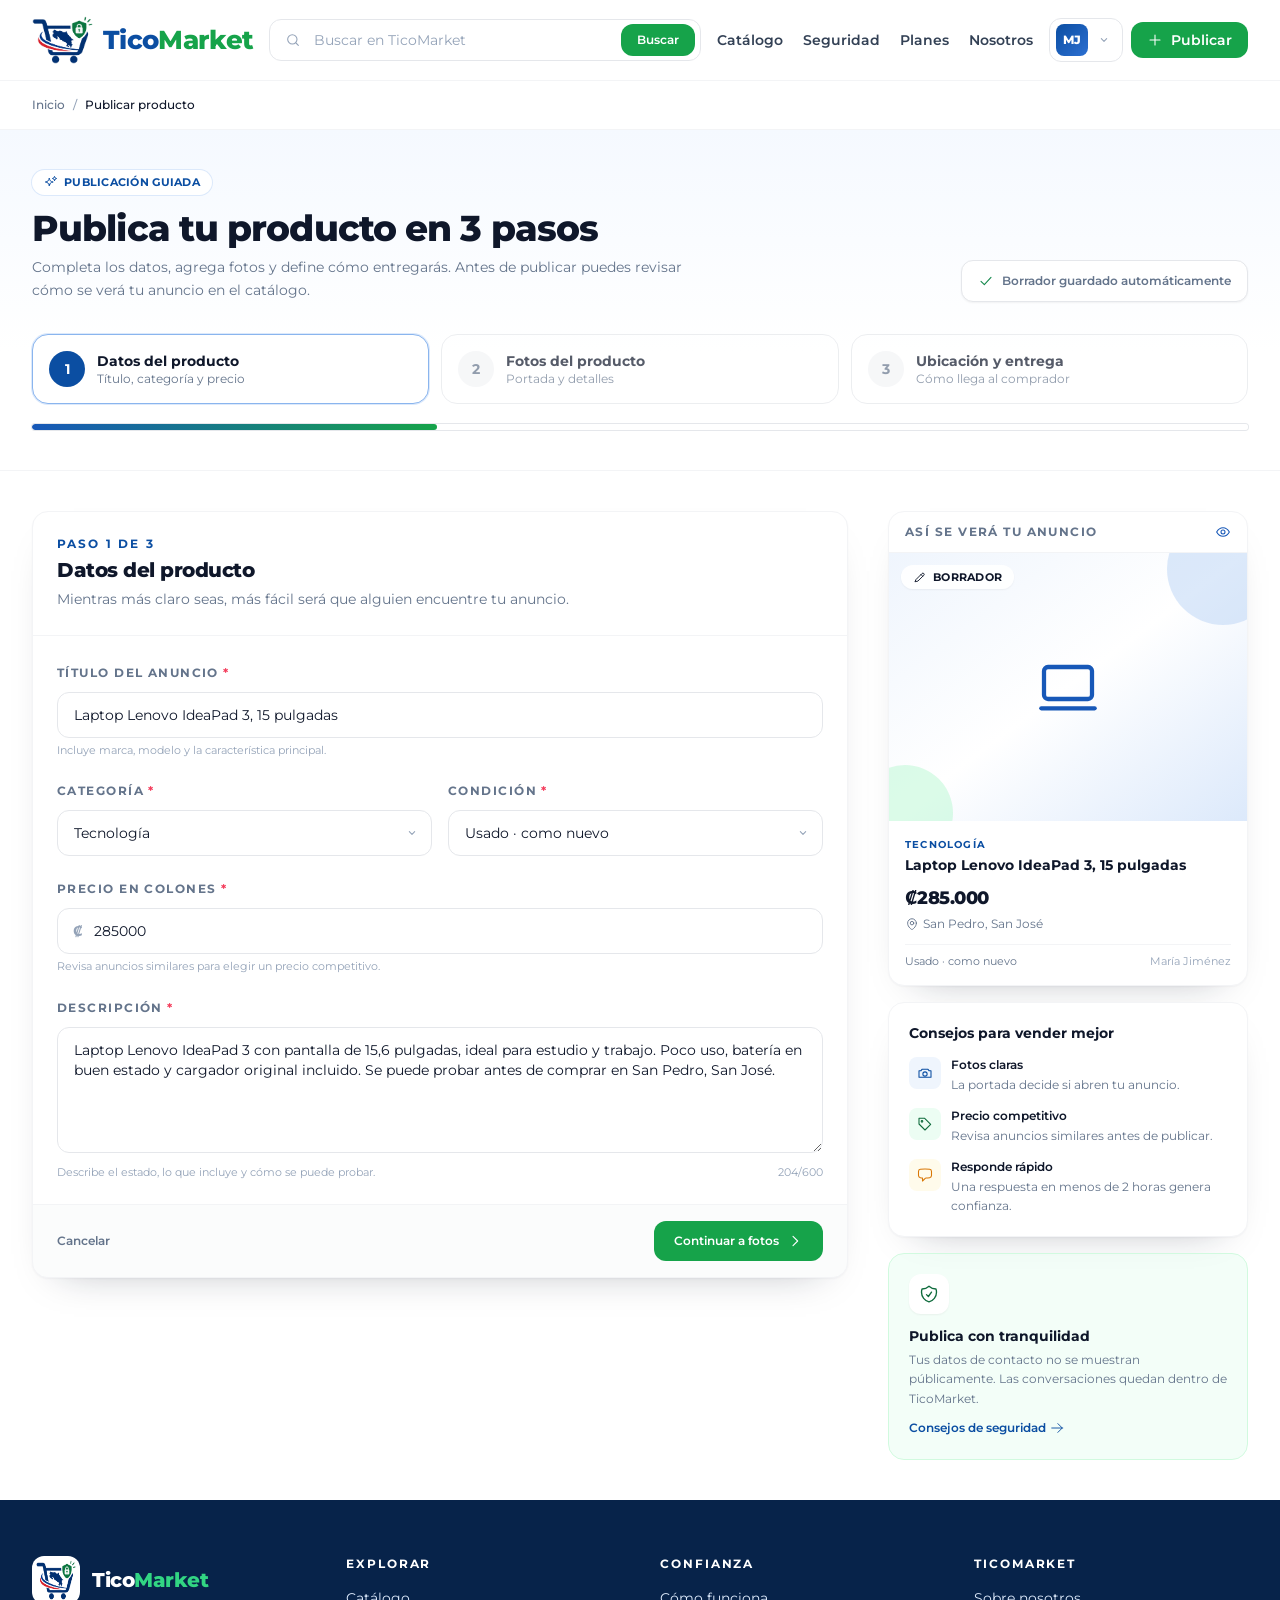
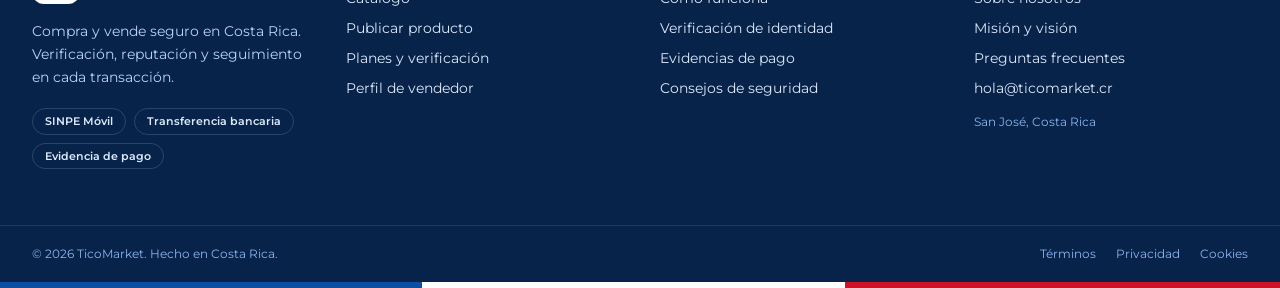
<file: publicar.html>
<!doctype html>
<html lang="es-CR">
<head>
  <meta charset="utf-8">
  <meta name="viewport" content="width=device-width, initial-scale=1">
  <title>Publicar producto — TicoMarket</title>
  <meta name="description" content="Publica tu producto en TicoMarket en tres pasos: datos, fotos y entrega. Prototipo visual con vista previa del anuncio.">
  <link rel="icon" type="image/png" href="assets/img/favicon.png">
  <link rel="stylesheet" href="assets/css/fuentes.css">
  <link rel="stylesheet" href="assets/css/estilos.css">
</head>
<body class="bg-white">
  <a href="#contenido" class="sr-only focus:not-sr-only focus:absolute focus:left-4 focus:top-4 focus:z-50 focus:rounded-lg focus:bg-brand-700 focus:px-4 focus:py-2 focus:text-sm focus:font-semibold focus:text-white">Saltar al contenido</a>

  <header id="cabecera" class="sticky top-0 z-40 border-b border-gray-100 bg-white/90 backdrop-blur transition-shadow">
    <div class="contenedor flex h-20 items-center gap-4">
      <a href="index.html" class="flex shrink-0 items-center gap-2.5" aria-label="TicoMarket, ir al inicio">
        <img src="assets/img/logo-icono.png" alt="" width="685" height="540" class="h-11 w-auto sm:h-12">
        <span class="text-[24px] font-extrabold leading-none tracking-tight sm:text-[26px]">
          <span class="text-brand-700">Tico</span><span class="text-tico-500">Market</span>
        </span>
      </a>

      <form role="search" class="mx-auto hidden w-full max-w-md lg:block">
        <label for="busqueda-cabecera" class="sr-only">Buscar productos</label>
        <div class="relative">
          <span class="pointer-events-none absolute left-4 top-1/2 -translate-y-1/2 text-ink-400" data-icono="search" data-clases="h-4 w-4"></span>
          <input id="busqueda-cabecera" type="search" class="campo py-2.5 pl-11 pr-24 text-sm" placeholder="Buscar en TicoMarket">
          <button type="submit" class="btn-verde absolute right-1.5 top-1/2 -translate-y-1/2 px-4 py-2 text-xs">Buscar</button>
        </div>
      </form>

      <nav class="ml-auto hidden items-center gap-5 text-sm font-semibold text-ink-700 xl:flex" aria-label="Navegación principal">
        <a href="catalogo.html" class="transition hover:text-brand-700">Catálogo</a>
        <a href="seguridad.html" class="transition hover:text-brand-700">Seguridad</a>
        <a href="planes.html" class="transition hover:text-brand-700">Planes</a>
        <a href="nosotros.html" class="transition hover:text-brand-700">Nosotros</a>
      </nav>

      <div class="ml-auto hidden items-center gap-2 md:flex xl:ml-0">
        <div class="relative" data-menu-usuario>
          <button type="button" data-boton-usuario class="flex h-11 items-center gap-2 rounded-xl border border-gray-200 bg-white pl-1.5 pr-2.5 text-sm font-semibold text-ink-700 transition hover:border-brand-200 hover:bg-brand-50" aria-expanded="false" aria-controls="menu-usuario" aria-haspopup="true" aria-label="Abrir menú de usuario">
            <span class="flex h-8 w-8 items-center justify-center rounded-lg bg-gradient-to-br from-brand-700 to-brand-500 text-xs font-extrabold text-white">MJ</span>
            <span class="hidden md:inline xl:hidden">María</span>
            <span data-boton-usuario-icono class="text-ink-400 transition-transform" data-icono="chevron" data-clases="h-4 w-4"></span>
          </button>
          <div id="menu-usuario" data-panel-usuario class="absolute right-0 top-full z-50 mt-2 hidden w-64 overflow-hidden rounded-2xl border border-gray-100 bg-white p-2 shadow-flotante">
            <div class="flex items-center gap-2.5 border-b border-gray-100 px-3 pb-3 pt-2">
              <span class="flex h-9 w-9 items-center justify-center rounded-xl bg-gradient-to-br from-brand-700 to-brand-500 text-xs font-extrabold text-white">MJ</span>
              <div>
                <p class="text-sm font-bold text-ink-900">María Jiménez</p>
                <p class="flex items-center gap-1 text-[11px] font-semibold text-tico-700">
                  <span data-icono="badge-check" data-clases="h-3 w-3"></span>
                  Cuenta verificada
                </p>
              </div>
            </div>
            <nav class="mt-1 flex flex-col text-sm" aria-label="Menú de usuario">
              <a href="transacciones.html" class="flex items-center gap-2.5 rounded-lg px-3 py-2.5 font-semibold text-brand-700 transition hover:bg-brand-50">
                <span data-icono="receipt" data-clases="h-4 w-4"></span>
                Mi panel de transacciones
              </a>
              <a href="vendedor.html" class="flex items-center gap-2.5 rounded-lg px-3 py-2.5 font-medium text-ink-700 transition hover:bg-gray-50 hover:text-brand-700">
                <span data-icono="store" data-clases="h-4 w-4 text-ink-400"></span>
                Mi perfil de vendedor
              </a>
              <a href="planes.html" class="flex items-center gap-2.5 rounded-lg px-3 py-2.5 font-medium text-ink-700 transition hover:bg-gray-50 hover:text-brand-700">
                <span data-icono="sparkles" data-clases="h-4 w-4 text-ink-400"></span>
                Mis planes
              </a>
            </nav>
            <div class="mt-1 border-t border-gray-100 pt-1">
              <a href="#" class="flex items-center gap-2.5 rounded-lg px-3 py-2.5 text-sm font-medium text-ink-500 transition hover:bg-gray-50 hover:text-ink-900">
                <span data-icono="close" data-clases="h-4 w-4"></span>
                Cerrar sesión
              </a>
            </div>
          </div>
        </div>
        <a href="publicar.html" aria-current="page" class="btn-verde px-4 py-2.5">
          <span data-icono="plus" data-clases="h-4 w-4"></span>
          Publicar
        </a>
      </div>

      <button id="btn-menu" type="button" class="ml-auto inline-flex h-11 w-11 items-center justify-center rounded-xl border border-gray-200 text-brand-700 transition hover:bg-brand-50 md:ml-0 xl:hidden" aria-expanded="false" aria-controls="menu-movil" aria-label="Abrir menú">
        <span id="icono-menu" data-icono="menu" data-clases="h-6 w-6"></span>
        <span id="icono-cerrar" class="hidden" data-icono="close" data-clases="h-6 w-6"></span>
      </button>
    </div>

    <div id="menu-movil" class="hidden border-t border-gray-100 bg-white px-4 pb-6 pt-4 xl:hidden">
      <form role="search" class="mb-4">
        <label for="busqueda-movil" class="sr-only">Buscar productos</label>
        <div class="relative">
          <span class="pointer-events-none absolute left-4 top-1/2 -translate-y-1/2 text-ink-400" data-icono="search" data-clases="h-4 w-4"></span>
          <input id="busqueda-movil" type="search" class="campo py-3 pl-11" placeholder="Buscar en TicoMarket">
        </div>
      </form>
      <nav class="flex flex-col divide-y divide-gray-100 text-sm font-semibold text-ink-700" aria-label="Navegación móvil">
        <a href="catalogo.html" class="py-3 hover:text-brand-700">Catálogo</a>
        <a href="seguridad.html" class="py-3 hover:text-brand-700">Seguridad</a>
        <a href="planes.html" class="py-3 hover:text-brand-700">Planes</a>
        <a href="nosotros.html" class="py-3 hover:text-brand-700">Nosotros</a>
      </nav>
      <div class="mt-4">
        <a href="transacciones.html" class="flex items-center gap-3 rounded-xl border border-gray-200 p-3 transition hover:border-brand-200 hover:bg-brand-50">
          <span class="flex h-10 w-10 items-center justify-center rounded-xl bg-gradient-to-br from-brand-700 to-brand-500 text-xs font-extrabold text-white">MJ</span>
          <span class="flex-1">
            <span class="block text-sm font-bold text-ink-900">María Jiménez</span>
            <span class="flex items-center gap-1 text-[11px] font-semibold text-tico-700">
              <span data-icono="badge-check" data-clases="h-3 w-3"></span>
              Verificada · Mi panel
            </span>
          </span>
          <span data-icono="chevron-right" data-clases="h-4 w-4 text-ink-400"></span>
        </a>
        <div class="mt-3 flex flex-col gap-2">
          <a href="vendedor.html" class="btn-contorno">Mi perfil de vendedor</a>
          <a href="publicar.html" aria-current="page" class="btn-verde">Publicar producto</a>
        </div>
      </div>
    </div>
  </header>

  <main id="contenido">
    <div class="border-b border-gray-100">
      <div class="contenedor py-4">
        <nav aria-label="Ruta de navegación" class="text-xs font-medium text-ink-500">
          <ol class="flex flex-wrap items-center gap-2">
            <li><a href="index.html" class="transition hover:text-brand-700">Inicio</a></li>
            <li aria-hidden="true" class="text-ink-400">/</li>
            <li aria-current="page" class="text-ink-900">Publicar producto</li>
          </ol>
        </nav>
      </div>
    </div>

    <section class="border-b border-gray-100 bg-cielo-suave">
      <div class="contenedor py-8 sm:py-10">
        <div class="flex flex-col gap-5 lg:flex-row lg:items-end lg:justify-between">
          <div>
            <span class="sello bg-white text-brand-700 ring-1 ring-brand-100">
              <span data-icono="sparkles" data-clases="h-3.5 w-3.5"></span> Publicación guiada
            </span>
            <h1 class="mt-3 text-3xl font-extrabold tracking-tight text-ink-900 sm:text-4xl">Publica tu producto en 3 pasos</h1>
            <p class="mt-2 max-w-2xl text-sm leading-relaxed text-ink-500">
              Completa los datos, agrega fotos y define cómo entregarás. Antes de publicar puedes revisar
              cómo se verá tu anuncio en el catálogo.
            </p>
          </div>
          <div class="flex items-center gap-2 rounded-xl border border-gray-200 bg-white px-4 py-3 text-xs font-semibold text-ink-500 shadow-sm">
            <span class="text-tico-600" data-icono="check" data-clases="h-4 w-4"></span>
            Borrador guardado automáticamente
          </div>
        </div>

        <ol class="mt-8 grid gap-3 sm:grid-cols-3" aria-label="Pasos para publicar">
          <li data-paso-indicador="1" class="flex items-center gap-3 rounded-2xl border border-brand-300 bg-white p-4 ring-1 ring-brand-100 transition">
            <span data-paso-circulo class="flex h-9 w-9 shrink-0 items-center justify-center rounded-full bg-brand-700 text-sm font-bold text-white">
              <span data-paso-numero>1</span>
              <span data-paso-check class="hidden" data-icono="check" data-clases="h-4 w-4"></span>
            </span>
            <span><span class="block text-sm font-bold text-ink-900">Datos del producto</span><span class="block text-xs text-ink-500">Título, categoría y precio</span></span>
          </li>
          <li data-paso-indicador="2" class="flex items-center gap-3 rounded-2xl border border-gray-200 bg-white p-4 opacity-70 transition">
            <span data-paso-circulo class="flex h-9 w-9 shrink-0 items-center justify-center rounded-full bg-gray-100 text-sm font-bold text-ink-500">
              <span data-paso-numero>2</span>
              <span data-paso-check class="hidden" data-icono="check" data-clases="h-4 w-4"></span>
            </span>
            <span><span class="block text-sm font-bold text-ink-900">Fotos del producto</span><span class="block text-xs text-ink-500">Portada y detalles</span></span>
          </li>
          <li data-paso-indicador="3" class="flex items-center gap-3 rounded-2xl border border-gray-200 bg-white p-4 opacity-70 transition">
            <span data-paso-circulo class="flex h-9 w-9 shrink-0 items-center justify-center rounded-full bg-gray-100 text-sm font-bold text-ink-500">
              <span data-paso-numero>3</span>
              <span data-paso-check class="hidden" data-icono="check" data-clases="h-4 w-4"></span>
            </span>
            <span><span class="block text-sm font-bold text-ink-900">Ubicación y entrega</span><span class="block text-xs text-ink-500">Cómo llega al comprador</span></span>
          </li>
        </ol>
        <div class="mt-5 h-1.5 overflow-hidden rounded-full bg-white/80 ring-1 ring-gray-200">
          <div id="progreso-publicacion" class="h-full rounded-full bg-gradient-to-r from-brand-600 to-tico-500 transition-all duration-300" style="width: 33.333%"></div>
        </div>
      </div>
    </section>

    <section class="py-8 sm:py-10">
      <div class="contenedor">
        <div class="grid gap-8 lg:grid-cols-[minmax(0,1fr)_360px] xl:gap-10">
          <div>
            <div id="alerta-publicacion" class="mb-4 hidden flex items-start gap-3 rounded-2xl border border-rose-200 bg-rose-50 p-4 text-sm text-rose-700" role="alert" aria-live="assertive">
              <span class="mt-0.5 shrink-0" data-icono="alert" data-clases="h-5 w-5"></span>
              <div>
                <p class="font-bold">Revisa la información</p>
                <p id="alerta-texto" class="text-xs">Completa los campos obligatorios antes de continuar.</p>
              </div>
            </div>

            <form id="form-publicacion" class="tarjeta scroll-mt-24 overflow-hidden" novalidate>
              <div data-paso-panel="1">
                <div class="border-b border-gray-100 p-5 sm:p-6">
                  <p class="antetitulo">Paso 1 de 3</p>
                  <h2 class="mt-1 text-xl font-extrabold tracking-tight text-ink-900">Datos del producto</h2>
                  <p class="mt-1 text-sm leading-relaxed text-ink-500">Mientras más claro seas, más fácil será que alguien encuentre tu anuncio.</p>
                </div>
                <div class="space-y-5 p-5 sm:p-6">
                  <div>
                    <label for="pub-titulo" class="text-xs font-bold uppercase tracking-[0.12em] text-ink-500">Título del anuncio <span class="text-rose-500">*</span></label>
                    <input id="pub-titulo" type="text" maxlength="70" class="campo mt-2" value="Laptop Lenovo IdeaPad 3, 15 pulgadas" aria-required="true" aria-describedby="error-titulo">
                    <p class="mt-1 text-[11px] text-ink-400">Incluye marca, modelo y la característica principal.</p>
                    <p id="error-titulo" class="mt-1 hidden text-xs font-semibold text-rose-600">Escribe un título de al menos 10 caracteres.</p>
                  </div>

                  <div class="grid gap-4 sm:grid-cols-2">
                    <div>
                      <label for="pub-categoria" class="text-xs font-bold uppercase tracking-[0.12em] text-ink-500">Categoría <span class="text-rose-500">*</span></label>
                      <div class="relative mt-2">
                        <select id="pub-categoria" class="campo appearance-none pr-9">
                          <option value="tecnologia" selected>Tecnología</option>
                          <option value="hogar">Hogar y muebles</option>
                          <option value="moda">Moda</option>
                          <option value="vehiculos">Vehículos</option>
                          <option value="deportes">Deportes</option>
                          <option value="arte">Arte y música</option>
                          <option value="alimentos">Alimentos</option>
                          <option value="mascotas">Mascotas</option>
                        </select>
                        <span class="pointer-events-none absolute right-3 top-1/2 -translate-y-1/2 text-ink-400" data-icono="chevron" data-clases="h-4 w-4"></span>
                      </div>
                    </div>
                    <div>
                      <label for="pub-condicion" class="text-xs font-bold uppercase tracking-[0.12em] text-ink-500">Condición <span class="text-rose-500">*</span></label>
                      <div class="relative mt-2">
                        <select id="pub-condicion" class="campo appearance-none pr-9">
                          <option selected>Usado · como nuevo</option>
                          <option>Nuevo</option>
                          <option>Usado · buen estado</option>
                          <option>Para repuestos</option>
                        </select>
                        <span class="pointer-events-none absolute right-3 top-1/2 -translate-y-1/2 text-ink-400" data-icono="chevron" data-clases="h-4 w-4"></span>
                      </div>
                    </div>
                  </div>

                  <div>
                    <label for="pub-precio" class="text-xs font-bold uppercase tracking-[0.12em] text-ink-500">Precio en colones <span class="text-rose-500">*</span></label>
                    <div class="relative mt-2">
                      <span class="pointer-events-none absolute left-4 top-1/2 -translate-y-1/2 text-sm font-semibold text-ink-400">₡</span>
                      <input id="pub-precio" type="number" inputmode="numeric" min="1" step="500" class="campo pl-9" value="285000" aria-required="true" aria-describedby="error-precio">
                    </div>
                    <p class="mt-1 text-[11px] text-ink-400">Revisa anuncios similares para elegir un precio competitivo.</p>
                    <p id="error-precio" class="mt-1 hidden text-xs font-semibold text-rose-600">Ingresa un precio mayor que cero.</p>
                  </div>

                  <div>
                    <label for="pub-descripcion" class="text-xs font-bold uppercase tracking-[0.12em] text-ink-500">Descripción <span class="text-rose-500">*</span></label>
                    <textarea id="pub-descripcion" rows="5" maxlength="600" class="campo mt-2" aria-required="true">Laptop Lenovo IdeaPad 3 con pantalla de 15,6 pulgadas, ideal para estudio y trabajo. Poco uso, batería en buen estado y cargador original incluido. Se puede probar antes de comprar en San Pedro, San José.</textarea>
                    <div class="mt-1 flex items-center justify-between gap-3 text-[11px] text-ink-400">
                      <span>Describe el estado, lo que incluye y cómo se puede probar.</span>
                      <span><span id="contador-descripcion">0</span>/600</span>
                    </div>
                  </div>
                </div>
                <div class="flex items-center justify-between gap-3 border-t border-gray-100 bg-gray-50/60 px-5 py-4 sm:px-6">
                  <a href="index.html" class="text-xs font-semibold text-ink-500 transition hover:text-brand-700">Cancelar</a>
                  <button type="button" data-siguiente class="btn-verde px-5 py-3 text-xs">
                    Continuar a fotos <span data-icono="chevron-right" data-clases="h-4 w-4"></span>
                  </button>
                </div>
              </div>

              <div data-paso-panel="2" class="hidden">
                <div class="border-b border-gray-100 p-5 sm:p-6">
                  <p class="antetitulo">Paso 2 de 3</p>
                  <h2 class="mt-1 text-xl font-extrabold tracking-tight text-ink-900">Fotos del producto</h2>
                  <p class="mt-1 text-sm leading-relaxed text-ink-500">La primera foto será la portada. Muestra el producto completo y algunos detalles.</p>
                </div>
                <div class="space-y-5 p-5 sm:p-6">
                  <input id="pub-fotos" type="file" accept="image/*" multiple class="sr-only">
                  <label for="pub-fotos" class="flex cursor-pointer flex-col items-center justify-center rounded-2xl border-2 border-dashed border-gray-300 bg-gray-50/70 px-6 py-10 text-center transition hover:border-brand-300 hover:bg-brand-50/60">
                    <span class="flex h-14 w-14 items-center justify-center rounded-2xl bg-white text-brand-700 shadow-sm">
                      <span data-icono="camera" data-clases="h-7 w-7"></span>
                    </span>
                    <span class="mt-4 text-sm font-bold text-ink-900">Arrastra tus fotos aquí</span>
                    <span class="mt-1 text-xs text-ink-500">o selecciona archivos desde tu dispositivo</span>
                    <span class="mt-3 inline-flex items-center gap-1.5 rounded-full border border-gray-200 bg-white px-3 py-1.5 text-[11px] font-semibold text-ink-600">
                      <span data-icono="upload" data-clases="h-3.5 w-3.5"></span> JPG o PNG · hasta 5 MB
                    </span>
                  </label>
                  <p id="estado-fotos" class="text-xs font-semibold text-tico-700"></p>

                  <div>
                    <div class="flex items-center justify-between gap-3">
                      <p class="text-xs font-bold uppercase tracking-[0.12em] text-ink-500">Fotos de ejemplo</p>
                      <span class="text-[11px] text-ink-400">4 de 6</span>
                    </div>
                    <div class="mt-3 grid grid-cols-2 gap-3 sm:grid-cols-3">
                      <div class="relative aspect-square overflow-hidden rounded-xl border border-brand-200 bg-gradient-to-br from-brand-50 to-brand-100">
                        <span class="absolute left-2 top-2 rounded-full bg-white/95 px-2 py-1 text-[10px] font-bold uppercase tracking-wide text-brand-700 shadow-sm">Portada</span>
                        <button type="button" class="absolute right-2 top-2 flex h-7 w-7 items-center justify-center rounded-full bg-white/90 text-ink-500 shadow-sm transition hover:text-rose-600" aria-label="Quitar foto de portada">
                          <span data-icono="trash" data-clases="h-3.5 w-3.5"></span>
                        </button>
                        <span class="absolute inset-0 flex items-center justify-center text-brand-600"><span data-icono="laptop" data-clases="h-12 w-12"></span></span>
                      </div>
                      <div class="relative aspect-square overflow-hidden rounded-xl border border-gray-200 bg-gradient-to-br from-brand-50 to-brand-100">
                        <button type="button" class="absolute right-2 top-2 flex h-7 w-7 items-center justify-center rounded-full bg-white/90 text-ink-500 shadow-sm transition hover:text-rose-600" aria-label="Quitar foto de la pantalla">
                          <span data-icono="trash" data-clases="h-3.5 w-3.5"></span>
                        </button>
                        <span class="absolute inset-0 flex items-center justify-center text-brand-600"><span data-icono="monitor" data-clases="h-12 w-12"></span></span>
                      </div>
                      <div class="relative aspect-square overflow-hidden rounded-xl border border-gray-200 bg-gradient-to-br from-gray-50 to-gray-100">
                        <button type="button" class="absolute right-2 top-2 flex h-7 w-7 items-center justify-center rounded-full bg-white/90 text-ink-500 shadow-sm transition hover:text-rose-600" aria-label="Quitar foto del teclado">
                          <span data-icono="trash" data-clases="h-3.5 w-3.5"></span>
                        </button>
                        <span class="absolute inset-0 flex items-center justify-center text-ink-700"><span data-icono="keyboard" data-clases="h-12 w-12"></span></span>
                      </div>
                      <div class="relative aspect-square overflow-hidden rounded-xl border border-gray-200 bg-gradient-to-br from-amber-50 to-amber-100">
                        <button type="button" class="absolute right-2 top-2 flex h-7 w-7 items-center justify-center rounded-full bg-white/90 text-ink-500 shadow-sm transition hover:text-rose-600" aria-label="Quitar foto de los puertos">
                          <span data-icono="trash" data-clases="h-3.5 w-3.5"></span>
                        </button>
                        <span class="absolute inset-0 flex items-center justify-center text-amber-600"><span data-icono="plug" data-clases="h-12 w-12"></span></span>
                      </div>
                      <label for="pub-fotos" class="flex aspect-square cursor-pointer flex-col items-center justify-center gap-2 rounded-xl border-2 border-dashed border-gray-300 bg-gray-50 text-ink-400 transition hover:border-brand-300 hover:bg-brand-50 hover:text-brand-700">
                        <span data-icono="plus" data-clases="h-6 w-6"></span>
                        <span class="text-xs font-semibold">Agregar foto</span>
                      </label>
                    </div>
                  </div>

                  <div class="rounded-xl border border-brand-100 bg-brand-50/60 p-4 text-xs leading-relaxed text-ink-600">
                    <p class="font-bold text-ink-900">Consejo para la portada</p>
                    <p class="mt-1">Usa luz natural, un fondo limpio y muestra el producto completo. Evita fotos borrosas o con datos personales.</p>
                  </div>
                </div>
                <div class="flex items-center justify-between gap-3 border-t border-gray-100 bg-gray-50/60 px-5 py-4 sm:px-6">
                  <button type="button" data-atras class="btn-contorno px-4 py-3 text-xs">
                    <span data-icono="arrow-left" data-clases="h-4 w-4"></span> Atrás
                  </button>
                  <button type="button" data-siguiente class="btn-verde px-5 py-3 text-xs">
                    Continuar a entrega <span data-icono="chevron-right" data-clases="h-4 w-4"></span>
                  </button>
                </div>
              </div>

              <div data-paso-panel="3" class="hidden">
                <div class="border-b border-gray-100 p-5 sm:p-6">
                  <p class="antetitulo">Paso 3 de 3</p>
                  <h2 class="mt-1 text-xl font-extrabold tracking-tight text-ink-900">Ubicación y entrega</h2>
                  <p class="mt-1 text-sm leading-relaxed text-ink-500">Indica dónde estás y cómo prefieres entregar el producto.</p>
                </div>
                <div class="space-y-5 p-5 sm:p-6">
                  <div class="grid gap-4 sm:grid-cols-2">
                    <div>
                      <label for="pub-provincia" class="text-xs font-bold uppercase tracking-[0.12em] text-ink-500">Provincia <span class="text-rose-500">*</span></label>
                      <div class="relative mt-2">
                        <select id="pub-provincia" class="campo appearance-none pr-9">
                          <option>San José</option>
                          <option>Alajuela</option>
                          <option>Cartago</option>
                          <option>Heredia</option>
                          <option>Guanacaste</option>
                          <option>Puntarenas</option>
                          <option>Limón</option>
                        </select>
                        <span class="pointer-events-none absolute right-3 top-1/2 -translate-y-1/2 text-ink-400" data-icono="chevron" data-clases="h-4 w-4"></span>
                      </div>
                    </div>
                    <div>
                      <label for="pub-canton" class="text-xs font-bold uppercase tracking-[0.12em] text-ink-500">Cantón o distrito <span class="text-rose-500">*</span></label>
                      <input id="pub-canton" type="text" class="campo mt-2" value="San Pedro" aria-required="true">
                    </div>
                  </div>

                  <div>
                    <label for="pub-direccion" class="text-xs font-bold uppercase tracking-[0.12em] text-ink-500">Señas o punto de referencia <span class="font-normal normal-case tracking-normal text-ink-400">(opcional)</span></label>
                    <input id="pub-direccion" type="text" class="campo mt-2" placeholder="Ej. 200 m norte de la iglesia">
                  </div>

                  <fieldset>
                    <legend class="text-xs font-bold uppercase tracking-[0.12em] text-ink-500">Forma de entrega</legend>
                    <div class="mt-3 grid gap-3 sm:grid-cols-2">
                      <label data-entrega-opcion class="flex cursor-pointer gap-3 rounded-xl border border-brand-200 bg-brand-50/50 p-4 ring-1 ring-brand-100">
                        <input type="radio" name="entrega" class="mt-0.5 h-4 w-4 accent-brand-700" checked>
                        <span class="flex h-9 w-9 shrink-0 items-center justify-center rounded-lg bg-white text-brand-700 shadow-sm"><span data-icono="map-pin" data-clases="h-5 w-5"></span></span>
                        <span><span class="block text-sm font-bold text-ink-900">Entrega en persona</span><span class="mt-0.5 block text-xs leading-relaxed text-ink-500">Coordinas el lugar y la hora con el comprador.</span></span>
                      </label>
                      <label data-entrega-opcion class="flex cursor-pointer gap-3 rounded-xl border border-gray-200 bg-white p-4 transition hover:border-brand-200">
                        <input type="radio" name="entrega" class="mt-0.5 h-4 w-4 accent-brand-700">
                        <span class="flex h-9 w-9 shrink-0 items-center justify-center rounded-lg bg-tico-50 text-tico-700"><span data-icono="truck" data-clases="h-5 w-5"></span></span>
                        <span><span class="block text-sm font-bold text-ink-900">Envío con seguimiento</span><span class="mt-0.5 block text-xs leading-relaxed text-ink-500">Usas un servicio de mensajería y compartes la guía.</span></span>
                      </label>
                    </div>
                  </fieldset>

                  <div class="space-y-3 rounded-xl border border-gray-100 bg-gray-50/70 p-4">
                    <label class="flex cursor-pointer items-start gap-3 text-sm text-ink-700">
                      <input type="checkbox" class="mt-0.5 h-4 w-4 rounded accent-brand-700" checked>
                      <span><span class="font-semibold text-ink-900">Acepto transferencia y SINPE Móvil</span><span class="mt-0.5 block text-xs text-ink-500">El comprador adjunta el comprobante del pago.</span></span>
                    </label>
                    <label class="flex cursor-pointer items-start gap-3 text-sm text-ink-700">
                      <input type="checkbox" class="mt-0.5 h-4 w-4 rounded accent-brand-700" checked>
                      <span><span class="font-semibold text-ink-900">Permito revisar el producto antes de pagar</span><span class="mt-0.5 block text-xs text-ink-500">Genera más confianza en compradores nuevos.</span></span>
                    </label>
                  </div>

                  <div class="flex gap-3 rounded-xl border border-tico-100 bg-tico-50/60 p-4 text-xs leading-relaxed text-ink-600">
                    <span class="mt-0.5 shrink-0 text-tico-700" data-icono="shield" data-clases="h-5 w-5"></span>
                    <p><span class="font-bold text-ink-900">Publica con tranquilidad.</span> No incluyas claves, códigos de verificación ni datos bancarios sensibles en la descripción.</p>
                  </div>
                </div>
                <div class="flex items-center justify-between gap-3 border-t border-gray-100 bg-gray-50/60 px-5 py-4 sm:px-6">
                  <button type="button" data-atras class="btn-contorno px-4 py-3 text-xs">
                    <span data-icono="arrow-left" data-clases="h-4 w-4"></span> Atrás
                  </button>
                  <button type="button" data-publicar class="btn-verde px-5 py-3 text-xs">
                    <span data-icono="check" data-clases="h-4 w-4"></span> Publicar producto
                  </button>
                </div>
              </div>
            </form>

            <div id="publicacion-exito" class="hidden flex-col items-center rounded-3xl border border-tico-100 bg-white p-8 text-center shadow-tarjeta sm:p-12">
              <span class="flex h-16 w-16 items-center justify-center rounded-full bg-tico-100 text-tico-700"><span data-icono="check" data-clases="h-8 w-8"></span></span>
              <h2 class="mt-5 text-2xl font-extrabold tracking-tight text-ink-900">Tu producto está listo</h2>
              <p class="mt-2 max-w-md text-sm leading-relaxed text-ink-500">Esta es una simulación del prototipo. En la versión final, el anuncio se publicaría y aparecería en el catálogo.</p>
              <div class="mt-6 flex flex-wrap justify-center gap-3">
                <a href="producto.html" class="btn-verde">Ver mi publicación</a>
                <button type="button" data-reiniciar class="btn-contorno">Publicar otro producto</button>
              </div>
              <a href="catalogo.html" class="enlace mt-4 text-xs">Volver al catálogo</a>
            </div>
          </div>

          <aside class="space-y-4 self-start lg:sticky lg:top-24">
            <div class="tarjeta overflow-hidden">
              <div class="flex items-center justify-between gap-2 border-b border-gray-100 px-4 py-3">
                <p class="text-xs font-bold uppercase tracking-[0.12em] text-ink-500">Así se verá tu anuncio</p>
                <span class="text-brand-600" data-icono="eye" data-clases="h-4 w-4"></span>
              </div>
              <div class="relative aspect-[4/3] overflow-hidden bg-gradient-to-br from-brand-50 via-white to-brand-100">
                <span class="pointer-events-none absolute -right-8 -top-10 h-28 w-28 rounded-full bg-brand-200/50"></span>
                <span class="pointer-events-none absolute -bottom-10 -left-8 h-24 w-24 rounded-full bg-tico-200/40"></span>
                <span class="sello absolute left-3 top-3 bg-white/95 text-ink-600 shadow-sm"><span data-icono="pencil" data-clases="h-3.5 w-3.5"></span> Borrador</span>
                <span class="absolute inset-0 flex items-center justify-center text-brand-600"><span id="preview-icono" data-icono="laptop" data-clases="h-16 w-16"></span></span>
              </div>
              <div class="p-4">
                <p id="preview-categoria" class="text-[10px] font-bold uppercase tracking-[0.12em] text-brand-700">Tecnología</p>
                <p id="preview-titulo" class="mt-1 line-clamp-2 text-sm font-bold leading-snug text-ink-900">Laptop Lenovo IdeaPad 3, 15 pulgadas</p>
                <p id="preview-precio" class="mt-2 text-lg font-extrabold tracking-tight text-ink-900">₡285.000</p>
                <div class="mt-1 flex items-center gap-1 text-xs text-ink-500">
                  <span data-icono="map-pin" data-clases="h-3.5 w-3.5"></span>
                  <span id="preview-ubicacion" class="truncate">San Pedro, San José</span>
                </div>
                <div class="mt-3 flex items-center justify-between gap-2 border-t border-gray-100 pt-2 text-[11px]">
                  <span id="preview-condicion" class="text-ink-500">Usado · como nuevo</span>
                  <span class="text-ink-400">María Jiménez</span>
                </div>
              </div>
            </div>

            <div class="tarjeta p-5">
              <h2 class="text-sm font-bold text-ink-900">Consejos para vender mejor</h2>
              <ul class="mt-3 space-y-3 text-xs leading-relaxed text-ink-500">
                <li class="flex gap-2.5">
                  <span class="mt-0.5 flex h-8 w-8 shrink-0 items-center justify-center rounded-lg bg-brand-50 text-brand-700"><span data-icono="camera" data-clases="h-4 w-4"></span></span>
                  <span><span class="block font-semibold text-ink-900">Fotos claras</span>La portada decide si abren tu anuncio.</span>
                </li>
                <li class="flex gap-2.5">
                  <span class="mt-0.5 flex h-8 w-8 shrink-0 items-center justify-center rounded-lg bg-tico-50 text-tico-700"><span data-icono="tag" data-clases="h-4 w-4"></span></span>
                  <span><span class="block font-semibold text-ink-900">Precio competitivo</span>Revisa anuncios similares antes de publicar.</span>
                </li>
                <li class="flex gap-2.5">
                  <span class="mt-0.5 flex h-8 w-8 shrink-0 items-center justify-center rounded-lg bg-amber-50 text-amber-600"><span data-icono="chat" data-clases="h-4 w-4"></span></span>
                  <span><span class="block font-semibold text-ink-900">Responde rápido</span>Una respuesta en menos de 2 horas genera confianza.</span>
                </li>
              </ul>
            </div>

            <div class="rounded-2xl border border-tico-100 bg-tico-50/60 p-5">
              <span class="flex h-10 w-10 items-center justify-center rounded-xl bg-white text-tico-700 shadow-sm"><span data-icono="shield" data-clases="h-5 w-5"></span></span>
              <p class="mt-3 text-sm font-bold text-ink-900">Publica con tranquilidad</p>
              <p class="mt-1 text-xs leading-relaxed text-ink-500">Tus datos de contacto no se muestran públicamente. Las conversaciones quedan dentro de TicoMarket.</p>
              <a href="seguridad.html" class="enlace mt-3 inline-flex items-center gap-1 text-xs">Consejos de seguridad <span data-icono="arrow" data-clases="h-3.5 w-3.5"></span></a>
            </div>
          </aside>
        </div>
      </div>
    </section>
  </main>

  <footer class="bg-brand-950 text-brand-100">
    <div class="contenedor grid gap-10 py-14 sm:grid-cols-2 lg:grid-cols-4">
      <div class="sm:col-span-2 lg:col-span-1">
        <div class="flex items-center gap-3">
          <span class="flex h-12 w-12 items-center justify-center rounded-xl bg-white p-1">
            <img src="assets/img/logo-icono.png" alt="" width="685" height="540" class="h-full w-auto">
          </span>
          <span class="text-xl font-extrabold tracking-tight"><span class="text-white">Tico</span><span class="text-tico-400">Market</span></span>
        </div>
        <p class="mt-4 max-w-xs text-sm leading-relaxed text-brand-200">Compra y vende seguro en Costa Rica. Verificación, reputación y seguimiento en cada transacción.</p>
        <div class="mt-5 flex flex-wrap gap-2 text-[11px] font-semibold">
          <span class="rounded-full border border-white/15 px-3 py-1 text-brand-100">SINPE Móvil</span>
          <span class="rounded-full border border-white/15 px-3 py-1 text-brand-100">Transferencia bancaria</span>
          <span class="rounded-full border border-white/15 px-3 py-1 text-brand-100">Evidencia de pago</span>
        </div>
      </div>

      <div>
        <h2 class="text-xs font-bold uppercase tracking-[0.16em] text-white">Explorar</h2>
        <ul class="mt-4 space-y-2.5 text-sm">
          <li><a href="catalogo.html" class="transition hover:text-white">Catálogo</a></li>
          <li><a href="publicar.html" class="transition hover:text-white">Publicar producto</a></li>
          <li><a href="planes.html" class="transition hover:text-white">Planes y verificación</a></li>
          <li><a href="vendedor.html" class="transition hover:text-white">Perfil de vendedor</a></li>
        </ul>
      </div>

      <div>
        <h2 class="text-xs font-bold uppercase tracking-[0.16em] text-white">Confianza</h2>
        <ul class="mt-4 space-y-2.5 text-sm">
          <li><a href="seguridad.html" class="transition hover:text-white">Cómo funciona</a></li>
          <li><a href="seguridad.html" class="transition hover:text-white">Verificación de identidad</a></li>
          <li><a href="seguridad.html" class="transition hover:text-white">Evidencias de pago</a></li>
          <li><a href="seguridad.html" class="transition hover:text-white">Consejos de seguridad</a></li>
        </ul>
      </div>

      <div>
        <h2 class="text-xs font-bold uppercase tracking-[0.16em] text-white">TicoMarket</h2>
        <ul class="mt-4 space-y-2.5 text-sm">
          <li><a href="nosotros.html" class="transition hover:text-white">Sobre nosotros</a></li>
          <li><a href="nosotros.html" class="transition hover:text-white">Misión y visión</a></li>
          <li><a href="planes.html#preguntas" class="transition hover:text-white">Preguntas frecuentes</a></li>
          <li><a href="mailto:hola@ticomarket.cr" class="transition hover:text-white">hola@ticomarket.cr</a></li>
        </ul>
        <p class="mt-4 text-xs text-brand-300">San José, Costa Rica</p>
      </div>
    </div>

    <div class="border-t border-white/10">
      <div class="contenedor flex flex-col items-center justify-between gap-3 py-5 text-xs text-brand-300 sm:flex-row">
        <p>© <span data-anio>2026</span> TicoMarket. Hecho en Costa Rica.</p>
        <div class="flex gap-5">
          <a href="#" class="transition hover:text-white">Términos</a>
          <a href="#" class="transition hover:text-white">Privacidad</a>
          <a href="#" class="transition hover:text-white">Cookies</a>
        </div>
      </div>
    </div>
    <div class="h-1.5 w-full" style="background: linear-gradient(90deg, #0B4EA2 0 33%, #FFFFFF 33% 66%, #CE1126 66% 100%)"></div>
  </footer>

  <script src="assets/js/datos.js"></script>
  <script src="assets/js/componentes.js"></script>
  <script src="assets/js/app.js"></script>
  <script src="assets/js/paginas.js"></script>
</body>
</html>
</file>
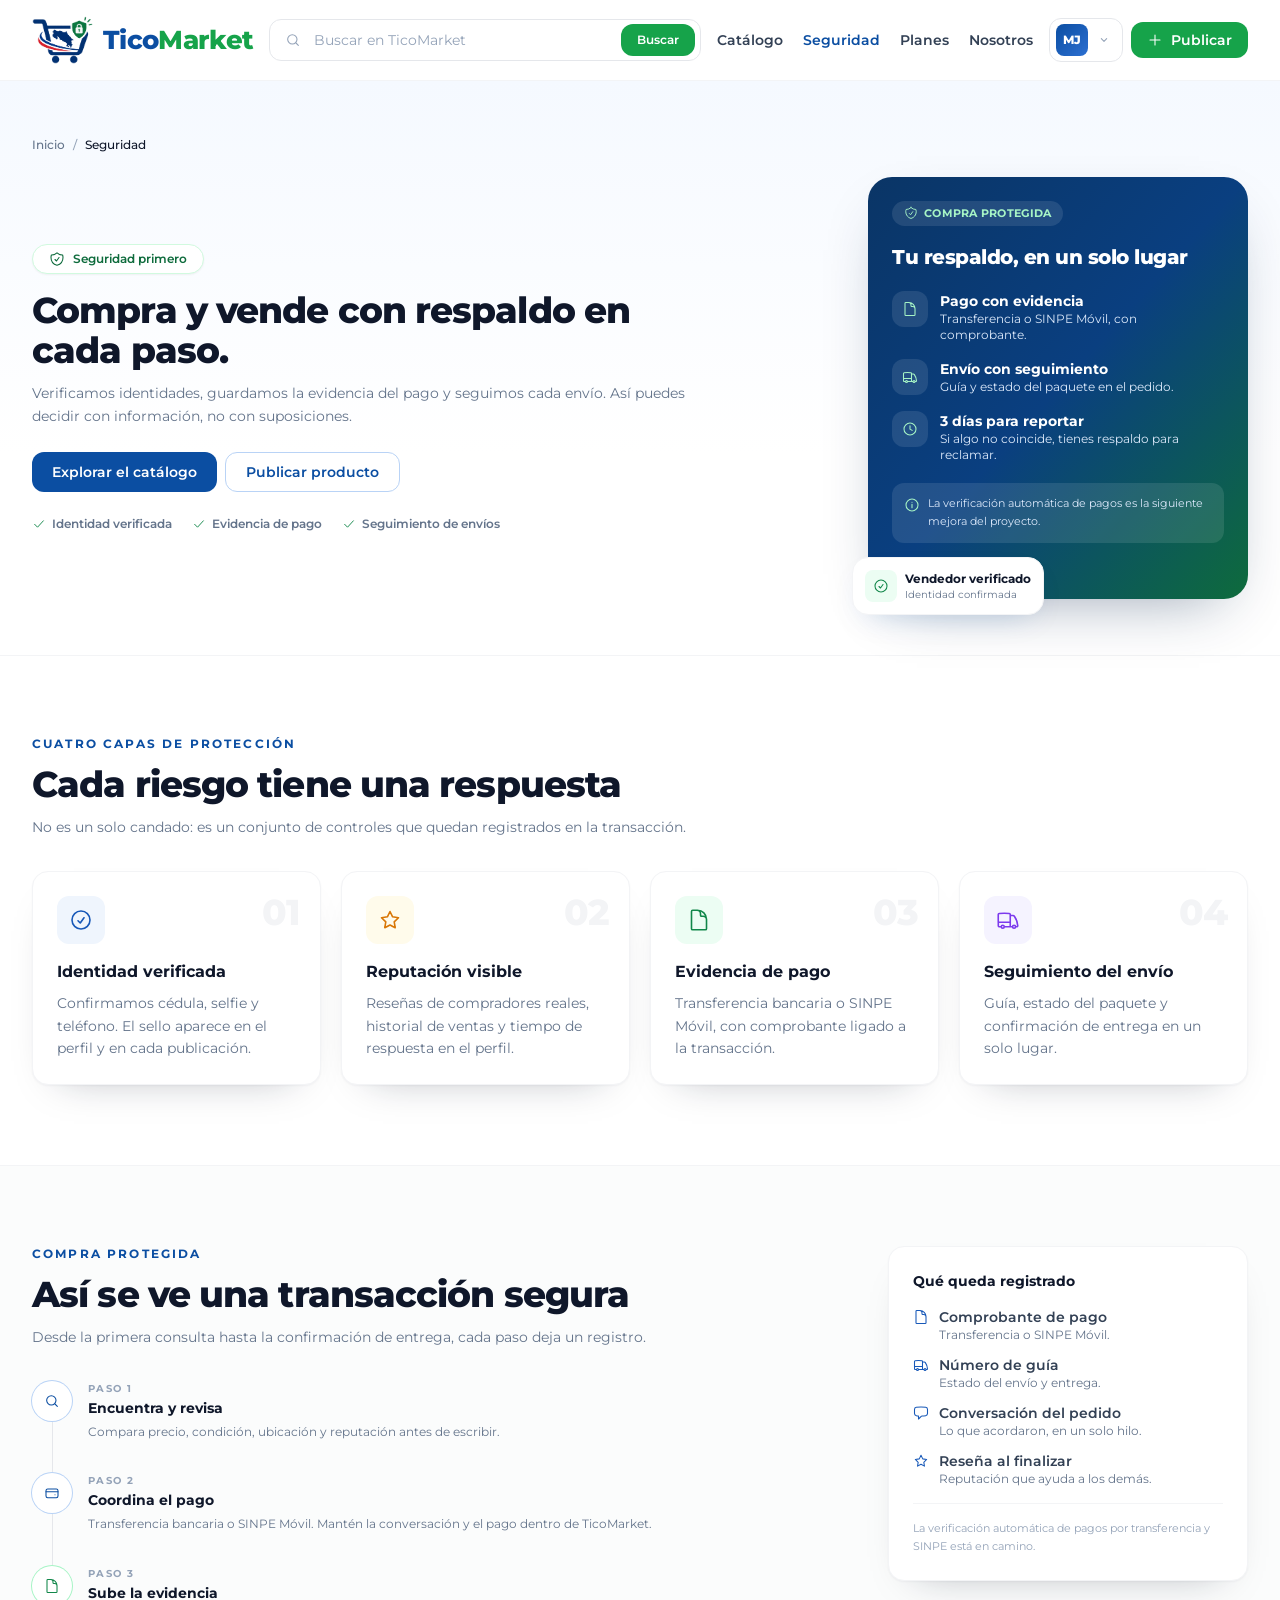
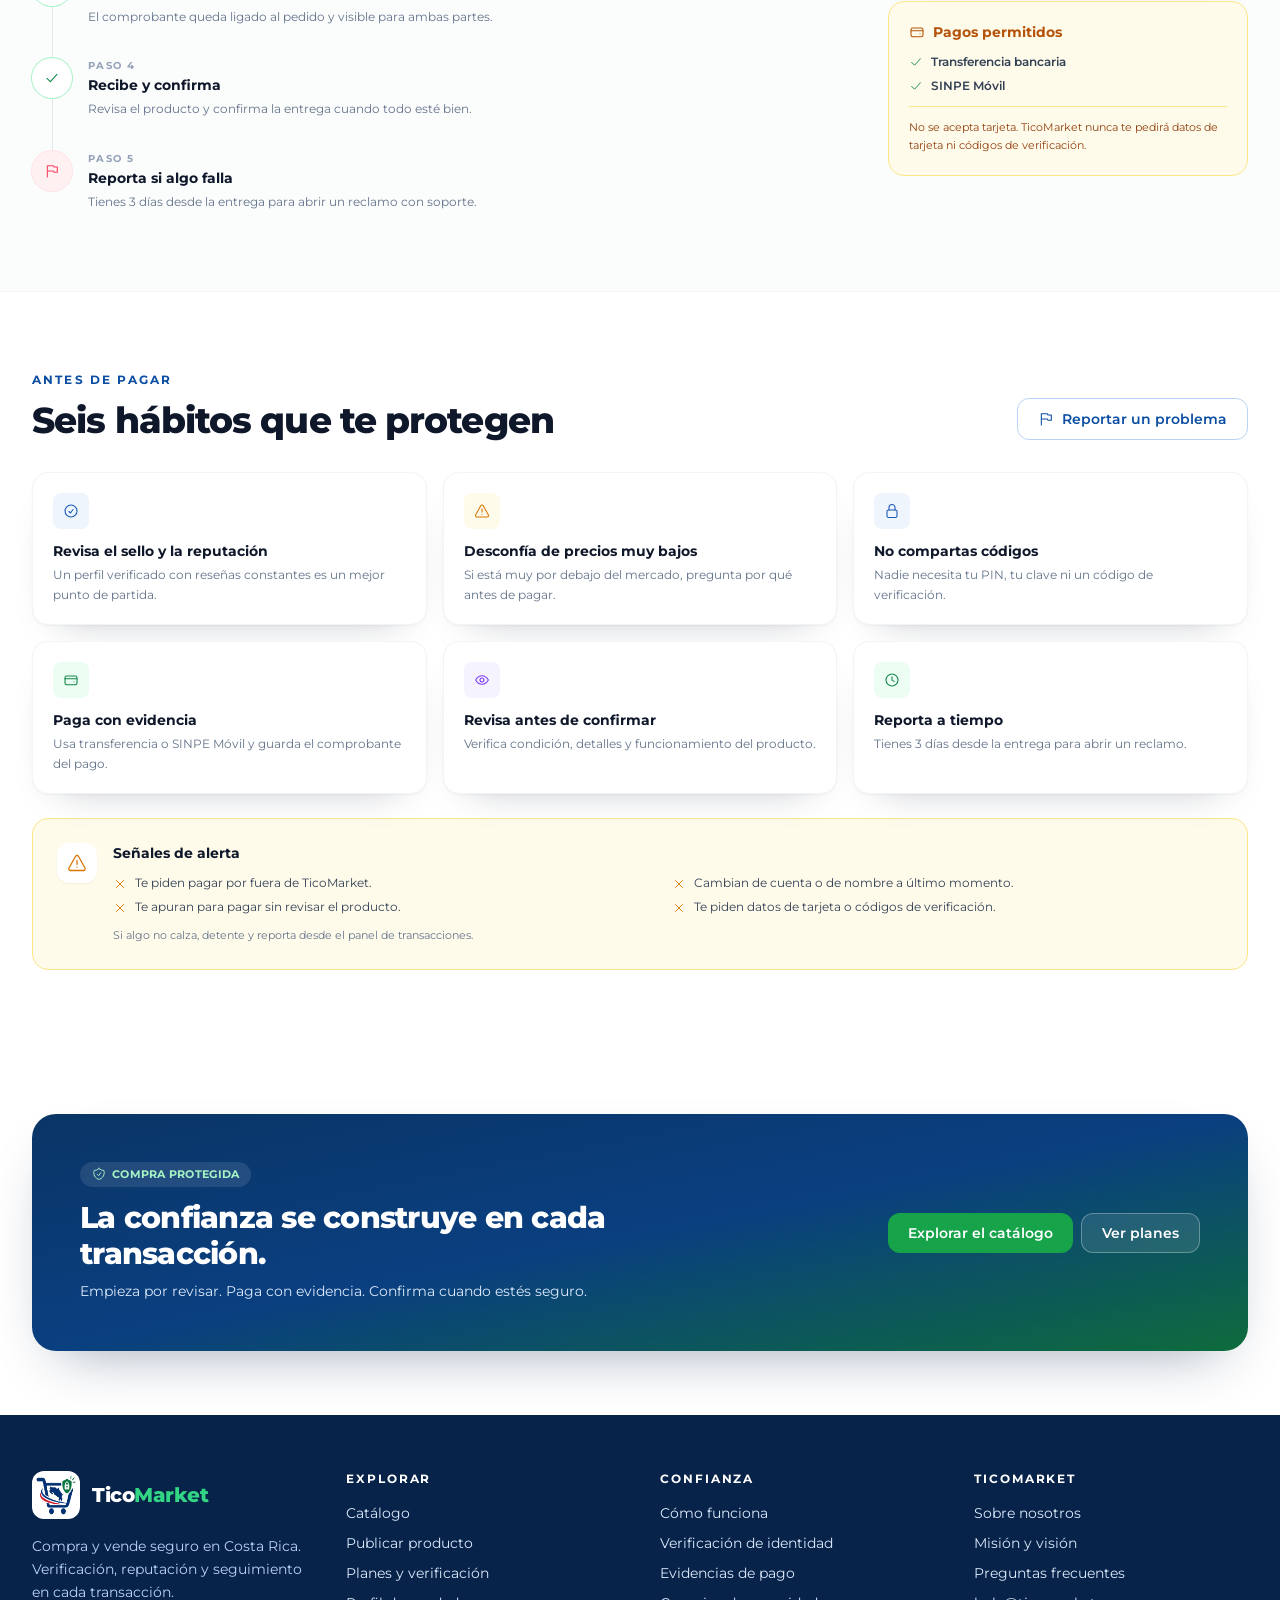
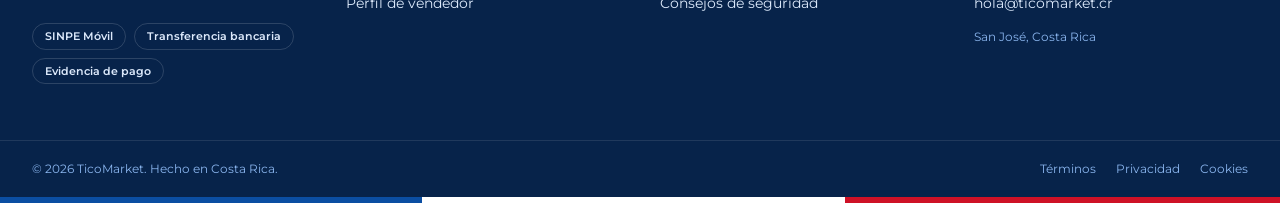
<file: seguridad.html>
<!doctype html>
<html lang="es-CR">
<head>
  <meta charset="utf-8">
  <meta name="viewport" content="width=device-width, initial-scale=1">
  <title>Seguridad — TicoMarket</title>
  <meta name="description" content="Así protege TicoMarket tus compras y ventas: identidad verificada, reputación, evidencias de pago por transferencia o SINPE Móvil y seguimiento de envíos.">
  <link rel="icon" type="image/png" href="assets/img/favicon.png">
  <link rel="stylesheet" href="assets/css/fuentes.css">
  <link rel="stylesheet" href="assets/css/estilos.css">
</head>
<body class="bg-white">
  <a href="#contenido" class="sr-only focus:not-sr-only focus:absolute focus:left-4 focus:top-4 focus:z-50 focus:rounded-lg focus:bg-brand-700 focus:px-4 focus:py-2 focus:text-sm focus:font-semibold focus:text-white">Saltar al contenido</a>

  <header id="cabecera" class="sticky top-0 z-40 border-b border-gray-100 bg-white/90 backdrop-blur transition-shadow">
    <div class="contenedor flex h-20 items-center gap-4">
      <a href="index.html" class="flex shrink-0 items-center gap-2.5" aria-label="TicoMarket, ir al inicio">
        <img src="assets/img/logo-icono.png" alt="" width="685" height="540" class="h-11 w-auto sm:h-12">
        <span class="text-[24px] font-extrabold leading-none tracking-tight sm:text-[26px]">
          <span class="text-brand-700">Tico</span><span class="text-tico-500">Market</span>
        </span>
      </a>

      <form role="search" class="mx-auto hidden w-full max-w-md lg:block">
        <label for="busqueda-cabecera" class="sr-only">Buscar productos</label>
        <div class="relative">
          <span class="pointer-events-none absolute left-4 top-1/2 -translate-y-1/2 text-ink-400" data-icono="search" data-clases="h-4 w-4"></span>
          <input id="busqueda-cabecera" type="search" class="campo py-2.5 pl-11 pr-24 text-sm" placeholder="Buscar en TicoMarket">
          <button type="submit" class="btn-verde absolute right-1.5 top-1/2 -translate-y-1/2 px-4 py-2 text-xs">Buscar</button>
        </div>
      </form>

      <nav class="ml-auto hidden items-center gap-5 text-sm font-semibold text-ink-700 xl:flex" aria-label="Navegación principal">
        <a href="catalogo.html" class="transition hover:text-brand-700">Catálogo</a>
        <a href="seguridad.html" aria-current="page" class="text-brand-700">Seguridad</a>
        <a href="planes.html" class="transition hover:text-brand-700">Planes</a>
        <a href="nosotros.html" class="transition hover:text-brand-700">Nosotros</a>
      </nav>

      <div class="ml-auto hidden items-center gap-2 md:flex xl:ml-0">
        <div class="relative" data-menu-usuario>
          <button type="button" data-boton-usuario class="flex h-11 items-center gap-2 rounded-xl border border-gray-200 bg-white pl-1.5 pr-2.5 text-sm font-semibold text-ink-700 transition hover:border-brand-200 hover:bg-brand-50" aria-expanded="false" aria-controls="menu-usuario" aria-haspopup="true" aria-label="Abrir menú de usuario">
            <span class="flex h-8 w-8 items-center justify-center rounded-lg bg-gradient-to-br from-brand-700 to-brand-500 text-xs font-extrabold text-white">MJ</span>
            <span class="hidden md:inline xl:hidden">María</span>
            <span data-boton-usuario-icono class="text-ink-400 transition-transform" data-icono="chevron" data-clases="h-4 w-4"></span>
          </button>
          <div id="menu-usuario" data-panel-usuario class="absolute right-0 top-full z-50 mt-2 hidden w-64 overflow-hidden rounded-2xl border border-gray-100 bg-white p-2 shadow-flotante">
            <div class="flex items-center gap-2.5 border-b border-gray-100 px-3 pb-3 pt-2">
              <span class="flex h-9 w-9 items-center justify-center rounded-xl bg-gradient-to-br from-brand-700 to-brand-500 text-xs font-extrabold text-white">MJ</span>
              <div>
                <p class="text-sm font-bold text-ink-900">María Jiménez</p>
                <p class="flex items-center gap-1 text-[11px] font-semibold text-tico-700">
                  <span data-icono="badge-check" data-clases="h-3 w-3"></span>
                  Cuenta verificada
                </p>
              </div>
            </div>
            <nav class="mt-1 flex flex-col text-sm" aria-label="Menú de usuario">
              <a href="transacciones.html" class="flex items-center gap-2.5 rounded-lg px-3 py-2.5 font-semibold text-brand-700 transition hover:bg-brand-50">
                <span data-icono="receipt" data-clases="h-4 w-4"></span>
                Mi panel de transacciones
              </a>
              <a href="vendedor.html" class="flex items-center gap-2.5 rounded-lg px-3 py-2.5 font-medium text-ink-700 transition hover:bg-gray-50 hover:text-brand-700">
                <span data-icono="store" data-clases="h-4 w-4 text-ink-400"></span>
                Mi perfil de vendedor
              </a>
              <a href="planes.html" class="flex items-center gap-2.5 rounded-lg px-3 py-2.5 font-medium text-ink-700 transition hover:bg-gray-50 hover:text-brand-700">
                <span data-icono="sparkles" data-clases="h-4 w-4 text-ink-400"></span>
                Mis planes
              </a>
            </nav>
            <div class="mt-1 border-t border-gray-100 pt-1">
              <a href="#" class="flex items-center gap-2.5 rounded-lg px-3 py-2.5 text-sm font-medium text-ink-500 transition hover:bg-gray-50 hover:text-ink-900">
                <span data-icono="close" data-clases="h-4 w-4"></span>
                Cerrar sesión
              </a>
            </div>
          </div>
        </div>
        <a href="publicar.html" class="btn-verde px-4 py-2.5">
          <span data-icono="plus" data-clases="h-4 w-4"></span>
          Publicar
        </a>
      </div>

      <button id="btn-menu" type="button" class="ml-auto inline-flex h-11 w-11 items-center justify-center rounded-xl border border-gray-200 text-brand-700 transition hover:bg-brand-50 md:ml-0 xl:hidden" aria-expanded="false" aria-controls="menu-movil" aria-label="Abrir menú">
        <span id="icono-menu" data-icono="menu" data-clases="h-6 w-6"></span>
        <span id="icono-cerrar" class="hidden" data-icono="close" data-clases="h-6 w-6"></span>
      </button>
    </div>

    <div id="menu-movil" class="hidden border-t border-gray-100 bg-white px-4 pb-6 pt-4 xl:hidden">
      <form role="search" class="mb-4">
        <label for="busqueda-movil" class="sr-only">Buscar productos</label>
        <div class="relative">
          <span class="pointer-events-none absolute left-4 top-1/2 -translate-y-1/2 text-ink-400" data-icono="search" data-clases="h-4 w-4"></span>
          <input id="busqueda-movil" type="search" class="campo py-3 pl-11" placeholder="Buscar en TicoMarket">
        </div>
      </form>
      <nav class="flex flex-col divide-y divide-gray-100 text-sm font-semibold text-ink-700" aria-label="Navegación móvil">
        <a href="catalogo.html" class="py-3 hover:text-brand-700">Catálogo</a>
        <a href="seguridad.html" aria-current="page" class="py-3 text-brand-700">Seguridad</a>
        <a href="planes.html" class="py-3 hover:text-brand-700">Planes</a>
        <a href="nosotros.html" class="py-3 hover:text-brand-700">Nosotros</a>
      </nav>
      <div class="mt-4">
        <a href="transacciones.html" class="flex items-center gap-3 rounded-xl border border-gray-200 p-3 transition hover:border-brand-200 hover:bg-brand-50">
          <span class="flex h-10 w-10 items-center justify-center rounded-xl bg-gradient-to-br from-brand-700 to-brand-500 text-xs font-extrabold text-white">MJ</span>
          <span class="flex-1">
            <span class="block text-sm font-bold text-ink-900">María Jiménez</span>
            <span class="flex items-center gap-1 text-[11px] font-semibold text-tico-700">
              <span data-icono="badge-check" data-clases="h-3 w-3"></span>
              Verificada · Mi panel
            </span>
          </span>
          <span data-icono="chevron-right" data-clases="h-4 w-4 text-ink-400"></span>
        </a>
        <div class="mt-3 flex flex-col gap-2">
          <a href="vendedor.html" class="btn-contorno">Mi perfil de vendedor</a>
          <a href="publicar.html" class="btn-verde">Publicar producto</a>
        </div>
      </div>
    </div>
  </header>

  <main id="contenido">
    <section class="border-b border-gray-100 bg-cielo-suave">
      <div class="contenedor py-10 sm:py-14">
        <nav aria-label="Ruta de navegación" class="text-xs font-medium text-ink-500">
          <ol class="flex flex-wrap items-center gap-2">
            <li><a href="index.html" class="transition hover:text-brand-700">Inicio</a></li>
            <li aria-hidden="true" class="text-ink-400">/</li>
            <li aria-current="page" class="text-ink-900">Seguridad</li>
          </ol>
        </nav>

        <div class="mt-6 grid gap-10 lg:grid-cols-[minmax(0,1fr)_380px] lg:items-center">
          <div>
            <span class="inline-flex items-center gap-2 rounded-full border border-tico-100 bg-white px-4 py-1.5 text-xs font-semibold text-tico-700 shadow-sm">
              <span data-icono="shield" data-clases="h-4 w-4"></span>
              Seguridad primero
            </span>
            <h1 class="mt-4 max-w-2xl text-3xl font-extrabold tracking-tight text-ink-900 sm:text-4xl">
              Compra y vende con respaldo en cada paso.
            </h1>
            <p class="mt-3 max-w-2xl text-sm leading-relaxed text-ink-500">
              Verificamos identidades, guardamos la evidencia del pago y seguimos cada envío.
              Así puedes decidir con información, no con suposiciones.
            </p>
            <div class="mt-6 flex flex-wrap gap-2">
              <a href="catalogo.html" class="btn-primario">Explorar el catálogo</a>
              <a href="publicar.html" class="btn-contorno">Publicar producto</a>
            </div>
            <div class="mt-6 flex flex-wrap gap-x-5 gap-y-2 text-xs font-semibold text-ink-500">
              <span class="flex items-center gap-1.5"><span class="text-tico-600" data-icono="check" data-clases="h-3.5 w-3.5"></span> Identidad verificada</span>
              <span class="flex items-center gap-1.5"><span class="text-tico-600" data-icono="check" data-clases="h-3.5 w-3.5"></span> Evidencia de pago</span>
              <span class="flex items-center gap-1.5"><span class="text-tico-600" data-icono="check" data-clases="h-3.5 w-3.5"></span> Seguimiento de envíos</span>
            </div>
          </div>

          <div class="relative">
            <div class="rounded-3xl bg-gradient-to-br from-brand-900 via-brand-800 to-tico-700 px-6 pb-14 pt-6 text-white shadow-flotante">
              <span class="sello bg-white/10 text-tico-200">
                <span data-icono="shield" data-clases="h-3.5 w-3.5"></span>
                Compra protegida
              </span>
              <h2 class="mt-4 text-xl font-extrabold tracking-tight">Tu respaldo, en un solo lugar</h2>
              <ul class="mt-5 space-y-4 text-sm">
                <li class="flex items-start gap-3">
                  <span class="flex h-9 w-9 shrink-0 items-center justify-center rounded-xl bg-white/10 text-tico-200">
                    <span data-icono="receipt" data-clases="h-4 w-4"></span>
                  </span>
                  <div>
                    <p class="font-bold">Pago con evidencia</p>
                    <p class="text-xs text-brand-100">Transferencia o SINPE Móvil, con comprobante.</p>
                  </div>
                </li>
                <li class="flex items-start gap-3">
                  <span class="flex h-9 w-9 shrink-0 items-center justify-center rounded-xl bg-white/10 text-tico-200">
                    <span data-icono="truck" data-clases="h-4 w-4"></span>
                  </span>
                  <div>
                    <p class="font-bold">Envío con seguimiento</p>
                    <p class="text-xs text-brand-100">Guía y estado del paquete en el pedido.</p>
                  </div>
                </li>
                <li class="flex items-start gap-3">
                  <span class="flex h-9 w-9 shrink-0 items-center justify-center rounded-xl bg-white/10 text-tico-200">
                    <span data-icono="clock" data-clases="h-4 w-4"></span>
                  </span>
                  <div>
                    <p class="font-bold">3 días para reportar</p>
                    <p class="text-xs text-brand-100">Si algo no coincide, tienes respaldo para reclamar.</p>
                  </div>
                </li>
              </ul>
              <div class="mt-5 flex items-start gap-2 rounded-xl bg-white/10 p-3 text-[11px] leading-relaxed text-brand-100">
                <span class="mt-0.5 shrink-0 text-tico-200" data-icono="info" data-clases="h-4 w-4"></span>
                La verificación automática de pagos es la siguiente mejora del proyecto.
              </div>
            </div>
            <div class="absolute -bottom-4 -left-4 hidden items-center gap-2 rounded-2xl border border-gray-100 bg-white p-3 shadow-suave sm:flex">
              <span class="flex h-8 w-8 items-center justify-center rounded-lg bg-tico-50 text-tico-600">
                <span data-icono="badge-check" data-clases="h-4 w-4"></span>
              </span>
              <div>
                <p class="text-xs font-bold text-ink-900">Vendedor verificado</p>
                <p class="text-[10px] text-ink-500">Identidad confirmada</p>
              </div>
            </div>
          </div>
        </div>
      </div>
    </section>

    <section class="seccion">
      <div class="contenedor">
        <div class="max-w-2xl">
          <p class="antetitulo">Cuatro capas de protección</p>
          <h2 class="titulo-seccion">Cada riesgo tiene una respuesta</h2>
          <p class="mt-3 text-sm leading-relaxed text-ink-500">
            No es un solo candado: es un conjunto de controles que quedan registrados en la transacción.
          </p>
        </div>

        <div class="mt-8 grid gap-5 sm:grid-cols-2 xl:grid-cols-4">
          <article class="tarjeta relative overflow-hidden p-6">
            <span class="absolute right-5 top-5 text-4xl font-extrabold tracking-tight text-gray-100">01</span>
            <span class="flex h-12 w-12 items-center justify-center rounded-xl bg-brand-50 text-brand-600">
              <span data-icono="badge-check" data-clases="h-6 w-6"></span>
            </span>
            <h3 class="mt-4 text-base font-bold text-ink-900">Identidad verificada</h3>
            <p class="mt-2 text-sm leading-relaxed text-ink-500">
              Confirmamos cédula, selfie y teléfono. El sello aparece en el perfil y en cada publicación.
            </p>
          </article>

          <article class="tarjeta relative overflow-hidden p-6">
            <span class="absolute right-5 top-5 text-4xl font-extrabold tracking-tight text-gray-100">02</span>
            <span class="flex h-12 w-12 items-center justify-center rounded-xl bg-amber-50 text-amber-600">
              <span data-icono="star" data-clases="h-6 w-6"></span>
            </span>
            <h3 class="mt-4 text-base font-bold text-ink-900">Reputación visible</h3>
            <p class="mt-2 text-sm leading-relaxed text-ink-500">
              Reseñas de compradores reales, historial de ventas y tiempo de respuesta en el perfil.
            </p>
          </article>

          <article class="tarjeta relative overflow-hidden p-6">
            <span class="absolute right-5 top-5 text-4xl font-extrabold tracking-tight text-gray-100">03</span>
            <span class="flex h-12 w-12 items-center justify-center rounded-xl bg-tico-50 text-tico-600">
              <span data-icono="receipt" data-clases="h-6 w-6"></span>
            </span>
            <h3 class="mt-4 text-base font-bold text-ink-900">Evidencia de pago</h3>
            <p class="mt-2 text-sm leading-relaxed text-ink-500">
              Transferencia bancaria o SINPE Móvil, con comprobante ligado a la transacción.
            </p>
          </article>

          <article class="tarjeta relative overflow-hidden p-6">
            <span class="absolute right-5 top-5 text-4xl font-extrabold tracking-tight text-gray-100">04</span>
            <span class="flex h-12 w-12 items-center justify-center rounded-xl bg-violet-50 text-violet-600">
              <span data-icono="truck" data-clases="h-6 w-6"></span>
            </span>
            <h3 class="mt-4 text-base font-bold text-ink-900">Seguimiento del envío</h3>
            <p class="mt-2 text-sm leading-relaxed text-ink-500">
              Guía, estado del paquete y confirmación de entrega en un solo lugar.
            </p>
          </article>
        </div>
      </div>
    </section>

    <section class="border-y border-gray-100 bg-gray-50/60 seccion">
      <div class="contenedor grid gap-10 lg:grid-cols-[minmax(0,1fr)_360px]">
        <div>
          <p class="antetitulo">Compra protegida</p>
          <h2 class="titulo-seccion">Así se ve una transacción segura</h2>
          <p class="mt-3 max-w-2xl text-sm leading-relaxed text-ink-500">
            Desde la primera consulta hasta la confirmación de entrega, cada paso deja un registro.
          </p>

          <ol class="mt-8" aria-label="Etapas de una compra protegida">
            <li class="relative flex gap-4 pb-8 last:pb-0">
              <span class="relative z-10 flex h-10 w-10 shrink-0 items-center justify-center rounded-full bg-white text-brand-700 ring-1 ring-brand-200">
                <span data-icono="search" data-clases="h-4 w-4"></span>
              </span>
              <span class="absolute left-5 top-10 h-[calc(100%-2.5rem)] w-px bg-gray-200" aria-hidden="true"></span>
              <div>
                <p class="text-[10px] font-bold uppercase tracking-[0.14em] text-ink-400">Paso 1</p>
                <h3 class="mt-0.5 text-sm font-bold text-ink-900">Encuentra y revisa</h3>
                <p class="mt-1 text-xs leading-relaxed text-ink-500">Compara precio, condición, ubicación y reputación antes de escribir.</p>
              </div>
            </li>
            <li class="relative flex gap-4 pb-8 last:pb-0">
              <span class="relative z-10 flex h-10 w-10 shrink-0 items-center justify-center rounded-full bg-white text-brand-700 ring-1 ring-brand-200">
                <span data-icono="wallet" data-clases="h-4 w-4"></span>
              </span>
              <span class="absolute left-5 top-10 h-[calc(100%-2.5rem)] w-px bg-gray-200" aria-hidden="true"></span>
              <div>
                <p class="text-[10px] font-bold uppercase tracking-[0.14em] text-ink-400">Paso 2</p>
                <h3 class="mt-0.5 text-sm font-bold text-ink-900">Coordina el pago</h3>
                <p class="mt-1 text-xs leading-relaxed text-ink-500">Transferencia bancaria o SINPE Móvil. Mantén la conversación y el pago dentro de TicoMarket.</p>
              </div>
            </li>
            <li class="relative flex gap-4 pb-8 last:pb-0">
              <span class="relative z-10 flex h-10 w-10 shrink-0 items-center justify-center rounded-full bg-white text-tico-600 ring-1 ring-tico-200">
                <span data-icono="receipt" data-clases="h-4 w-4"></span>
              </span>
              <span class="absolute left-5 top-10 h-[calc(100%-2.5rem)] w-px bg-gray-200" aria-hidden="true"></span>
              <div>
                <p class="text-[10px] font-bold uppercase tracking-[0.14em] text-ink-400">Paso 3</p>
                <h3 class="mt-0.5 text-sm font-bold text-ink-900">Sube la evidencia</h3>
                <p class="mt-1 text-xs leading-relaxed text-ink-500">El comprobante queda ligado al pedido y visible para ambas partes.</p>
              </div>
            </li>
            <li class="relative flex gap-4 pb-8 last:pb-0">
              <span class="relative z-10 flex h-10 w-10 shrink-0 items-center justify-center rounded-full bg-white text-tico-600 ring-1 ring-tico-200">
                <span data-icono="check" data-clases="h-4 w-4"></span>
              </span>
              <span class="absolute left-5 top-10 h-[calc(100%-2.5rem)] w-px bg-gray-200" aria-hidden="true"></span>
              <div>
                <p class="text-[10px] font-bold uppercase tracking-[0.14em] text-ink-400">Paso 4</p>
                <h3 class="mt-0.5 text-sm font-bold text-ink-900">Recibe y confirma</h3>
                <p class="mt-1 text-xs leading-relaxed text-ink-500">Revisa el producto y confirma la entrega cuando todo esté bien.</p>
              </div>
            </li>
            <li class="relative flex gap-4 pb-8 last:pb-0">
              <span class="relative z-10 flex h-10 w-10 shrink-0 items-center justify-center rounded-full bg-rose-50 text-rose-500 ring-1 ring-rose-100">
                <span data-icono="flag" data-clases="h-4 w-4"></span>
              </span>
              <div>
                <p class="text-[10px] font-bold uppercase tracking-[0.14em] text-ink-400">Paso 5</p>
                <h3 class="mt-0.5 text-sm font-bold text-ink-900">Reporta si algo falla</h3>
                <p class="mt-1 text-xs leading-relaxed text-ink-500">Tienes 3 días desde la entrega para abrir un reclamo con soporte.</p>
              </div>
            </li>
          </ol>
        </div>

        <aside class="space-y-5">
          <div class="tarjeta p-6">
            <h3 class="text-sm font-bold text-ink-900">Qué queda registrado</h3>
            <ul class="mt-4 space-y-3 text-sm text-ink-700">
              <li class="flex items-start gap-2.5">
                <span class="mt-0.5 text-brand-600" data-icono="receipt" data-clases="h-4 w-4"></span>
                <span><strong class="font-semibold">Comprobante de pago</strong><span class="block text-xs text-ink-500">Transferencia o SINPE Móvil.</span></span>
              </li>
              <li class="flex items-start gap-2.5">
                <span class="mt-0.5 text-brand-600" data-icono="truck" data-clases="h-4 w-4"></span>
                <span><strong class="font-semibold">Número de guía</strong><span class="block text-xs text-ink-500">Estado del envío y entrega.</span></span>
              </li>
              <li class="flex items-start gap-2.5">
                <span class="mt-0.5 text-brand-600" data-icono="chat" data-clases="h-4 w-4"></span>
                <span><strong class="font-semibold">Conversación del pedido</strong><span class="block text-xs text-ink-500">Lo que acordaron, en un solo hilo.</span></span>
              </li>
              <li class="flex items-start gap-2.5">
                <span class="mt-0.5 text-brand-600" data-icono="star" data-clases="h-4 w-4"></span>
                <span><strong class="font-semibold">Reseña al finalizar</strong><span class="block text-xs text-ink-500">Reputación que ayuda a los demás.</span></span>
              </li>
            </ul>
            <p class="mt-4 border-t border-gray-100 pt-4 text-[11px] leading-relaxed text-ink-400">
              La verificación automática de pagos por transferencia y SINPE está en camino.
            </p>
          </div>

          <div class="rounded-2xl border border-amber-200 bg-amber-50 p-5">
            <div class="flex items-center gap-2 text-amber-700">
              <span data-icono="wallet" data-clases="h-4 w-4"></span>
              <h3 class="text-sm font-bold">Pagos permitidos</h3>
            </div>
            <ul class="mt-3 space-y-2 text-xs font-semibold text-ink-700">
              <li class="flex items-center gap-2"><span class="text-tico-600" data-icono="check" data-clases="h-3.5 w-3.5"></span> Transferencia bancaria</li>
              <li class="flex items-center gap-2"><span class="text-tico-600" data-icono="check" data-clases="h-3.5 w-3.5"></span> SINPE Móvil</li>
            </ul>
            <p class="mt-3 border-t border-amber-200 pt-3 text-[11px] leading-relaxed text-amber-800">
              No se acepta tarjeta. TicoMarket nunca te pedirá datos de tarjeta ni códigos de verificación.
            </p>
          </div>
        </aside>
      </div>
    </section>

    <section class="seccion">
      <div class="contenedor">
        <div class="flex flex-col gap-3 sm:flex-row sm:items-end sm:justify-between">
          <div class="max-w-2xl">
            <p class="antetitulo">Antes de pagar</p>
            <h2 class="titulo-seccion">Seis hábitos que te protegen</h2>
          </div>
          <a href="transacciones.html" class="btn-contorno self-start sm:self-auto">
            <span data-icono="flag" data-clases="h-4 w-4"></span>
            Reportar un problema
          </a>
        </div>

        <div class="mt-8 grid gap-4 sm:grid-cols-2 lg:grid-cols-3">
          <article class="tarjeta p-5">
            <span class="flex h-9 w-9 items-center justify-center rounded-lg bg-brand-50 text-brand-600"><span data-icono="badge-check" data-clases="h-4 w-4"></span></span>
            <h3 class="mt-3 text-sm font-bold text-ink-900">Revisa el sello y la reputación</h3>
            <p class="mt-1 text-xs leading-relaxed text-ink-500">Un perfil verificado con reseñas constantes es un mejor punto de partida.</p>
          </article>
          <article class="tarjeta p-5">
            <span class="flex h-9 w-9 items-center justify-center rounded-lg bg-amber-50 text-amber-600"><span data-icono="alert" data-clases="h-4 w-4"></span></span>
            <h3 class="mt-3 text-sm font-bold text-ink-900">Desconfía de precios muy bajos</h3>
            <p class="mt-1 text-xs leading-relaxed text-ink-500">Si está muy por debajo del mercado, pregunta por qué antes de pagar.</p>
          </article>
          <article class="tarjeta p-5">
            <span class="flex h-9 w-9 items-center justify-center rounded-lg bg-brand-50 text-brand-600"><span data-icono="lock" data-clases="h-4 w-4"></span></span>
            <h3 class="mt-3 text-sm font-bold text-ink-900">No compartas códigos</h3>
            <p class="mt-1 text-xs leading-relaxed text-ink-500">Nadie necesita tu PIN, tu clave ni un código de verificación.</p>
          </article>
          <article class="tarjeta p-5">
            <span class="flex h-9 w-9 items-center justify-center rounded-lg bg-tico-50 text-tico-600"><span data-icono="wallet" data-clases="h-4 w-4"></span></span>
            <h3 class="mt-3 text-sm font-bold text-ink-900">Paga con evidencia</h3>
            <p class="mt-1 text-xs leading-relaxed text-ink-500">Usa transferencia o SINPE Móvil y guarda el comprobante del pago.</p>
          </article>
          <article class="tarjeta p-5">
            <span class="flex h-9 w-9 items-center justify-center rounded-lg bg-violet-50 text-violet-600"><span data-icono="eye" data-clases="h-4 w-4"></span></span>
            <h3 class="mt-3 text-sm font-bold text-ink-900">Revisa antes de confirmar</h3>
            <p class="mt-1 text-xs leading-relaxed text-ink-500">Verifica condición, detalles y funcionamiento del producto.</p>
          </article>
          <article class="tarjeta p-5">
            <span class="flex h-9 w-9 items-center justify-center rounded-lg bg-tico-50 text-tico-600"><span data-icono="clock" data-clases="h-4 w-4"></span></span>
            <h3 class="mt-3 text-sm font-bold text-ink-900">Reporta a tiempo</h3>
            <p class="mt-1 text-xs leading-relaxed text-ink-500">Tienes 3 días desde la entrega para abrir un reclamo.</p>
          </article>
        </div>

        <div class="mt-6 rounded-2xl border border-amber-200 bg-amber-50 p-5 sm:p-6">
          <div class="flex flex-col gap-4 sm:flex-row sm:items-start">
            <span class="flex h-10 w-10 shrink-0 items-center justify-center rounded-xl bg-white text-amber-600 shadow-sm">
              <span data-icono="alert" data-clases="h-5 w-5"></span>
            </span>
            <div class="flex-1">
              <h3 class="text-sm font-bold text-ink-900">Señales de alerta</h3>
              <ul class="mt-3 grid gap-2 text-xs text-ink-700 sm:grid-cols-2">
                <li class="flex gap-2"><span class="mt-0.5 text-amber-600" data-icono="close" data-clases="h-3.5 w-3.5"></span> Te piden pagar por fuera de TicoMarket.</li>
                <li class="flex gap-2"><span class="mt-0.5 text-amber-600" data-icono="close" data-clases="h-3.5 w-3.5"></span> Cambian de cuenta o de nombre a último momento.</li>
                <li class="flex gap-2"><span class="mt-0.5 text-amber-600" data-icono="close" data-clases="h-3.5 w-3.5"></span> Te apuran para pagar sin revisar el producto.</li>
                <li class="flex gap-2"><span class="mt-0.5 text-amber-600" data-icono="close" data-clases="h-3.5 w-3.5"></span> Te piden datos de tarjeta o códigos de verificación.</li>
              </ul>
              <p class="mt-3 text-[11px] leading-relaxed text-ink-500">
                Si algo no calza, detente y reporta desde el panel de transacciones.
              </p>
            </div>
          </div>
        </div>
      </div>
    </section>

    
    <section class="py-16">
      <div class="contenedor">
        <div class="overflow-hidden rounded-3xl bg-gradient-to-br from-brand-900 via-brand-800 to-tico-700 p-8 text-white shadow-flotante sm:p-12">
          <div class="flex flex-col gap-6 lg:flex-row lg:items-center lg:justify-between">
            <div class="max-w-xl">
              <span class="sello bg-white/10 text-tico-200">
                <span data-icono="shield" data-clases="h-3.5 w-3.5"></span>
                Compra protegida
              </span>
              <h2 class="mt-3 text-2xl font-extrabold tracking-tight sm:text-3xl">La confianza se construye en cada transacción.</h2>
              <p class="mt-2 text-sm leading-relaxed text-brand-100">Empieza por revisar. Paga con evidencia. Confirma cuando estés seguro.</p>
            </div>
            <div class="flex shrink-0 flex-wrap gap-2">
              <a href="catalogo.html" class="btn-verde">Explorar el catálogo</a>
              <a href="planes.html" class="btn-claro">Ver planes</a>
            </div>
          </div>
        </div>
      </div>
    </section>
  </main>

  <footer class="bg-brand-950 text-brand-100">
    <div class="contenedor grid gap-10 py-14 sm:grid-cols-2 lg:grid-cols-4">
      <div class="sm:col-span-2 lg:col-span-1">
        <div class="flex items-center gap-3">
          <span class="flex h-12 w-12 items-center justify-center rounded-xl bg-white p-1">
            <img src="assets/img/logo-icono.png" alt="" width="685" height="540" class="h-full w-auto">
          </span>
          <span class="text-xl font-extrabold tracking-tight"><span class="text-white">Tico</span><span class="text-tico-400">Market</span></span>
        </div>
        <p class="mt-4 max-w-xs text-sm leading-relaxed text-brand-200">Compra y vende seguro en Costa Rica. Verificación, reputación y seguimiento en cada transacción.</p>
        <div class="mt-5 flex flex-wrap gap-2 text-[11px] font-semibold">
          <span class="rounded-full border border-white/15 px-3 py-1 text-brand-100">SINPE Móvil</span>
          <span class="rounded-full border border-white/15 px-3 py-1 text-brand-100">Transferencia bancaria</span>
          <span class="rounded-full border border-white/15 px-3 py-1 text-brand-100">Evidencia de pago</span>
        </div>
      </div>

      <div>
        <h2 class="text-xs font-bold uppercase tracking-[0.16em] text-white">Explorar</h2>
        <ul class="mt-4 space-y-2.5 text-sm">
          <li><a href="catalogo.html" class="transition hover:text-white">Catálogo</a></li>
          <li><a href="publicar.html" class="transition hover:text-white">Publicar producto</a></li>
          <li><a href="planes.html" class="transition hover:text-white">Planes y verificación</a></li>
          <li><a href="vendedor.html" class="transition hover:text-white">Perfil de vendedor</a></li>
        </ul>
      </div>

      <div>
        <h2 class="text-xs font-bold uppercase tracking-[0.16em] text-white">Confianza</h2>
        <ul class="mt-4 space-y-2.5 text-sm">
          <li><a href="seguridad.html" class="transition hover:text-white">Cómo funciona</a></li>
          <li><a href="seguridad.html" class="transition hover:text-white">Verificación de identidad</a></li>
          <li><a href="seguridad.html" class="transition hover:text-white">Evidencias de pago</a></li>
          <li><a href="seguridad.html" class="transition hover:text-white">Consejos de seguridad</a></li>
        </ul>
      </div>

      <div>
        <h2 class="text-xs font-bold uppercase tracking-[0.16em] text-white">TicoMarket</h2>
        <ul class="mt-4 space-y-2.5 text-sm">
          <li><a href="nosotros.html" class="transition hover:text-white">Sobre nosotros</a></li>
          <li><a href="nosotros.html" class="transition hover:text-white">Misión y visión</a></li>
          <li><a href="planes.html#preguntas" class="transition hover:text-white">Preguntas frecuentes</a></li>
          <li><a href="mailto:hola@ticomarket.cr" class="transition hover:text-white">hola@ticomarket.cr</a></li>
        </ul>
        <p class="mt-4 text-xs text-brand-300">San José, Costa Rica</p>
      </div>
    </div>

    <div class="border-t border-white/10">
      <div class="contenedor flex flex-col items-center justify-between gap-3 py-5 text-xs text-brand-300 sm:flex-row">
        <p>© <span data-anio>2026</span> TicoMarket. Hecho en Costa Rica.</p>
        <div class="flex gap-5">
          <a href="#" class="transition hover:text-white">Términos</a>
          <a href="#" class="transition hover:text-white">Privacidad</a>
          <a href="#" class="transition hover:text-white">Cookies</a>
        </div>
      </div>
    </div>
    <div class="h-1.5 w-full" style="background: linear-gradient(90deg, #0B4EA2 0 33%, #FFFFFF 33% 66%, #CE1126 66% 100%)"></div>
  </footer>

  <script src="assets/js/datos.js"></script>
  <script src="assets/js/componentes.js"></script>
  <script src="assets/js/app.js"></script>
  <script src="assets/js/paginas.js"></script>
</body>
</html>
</file>
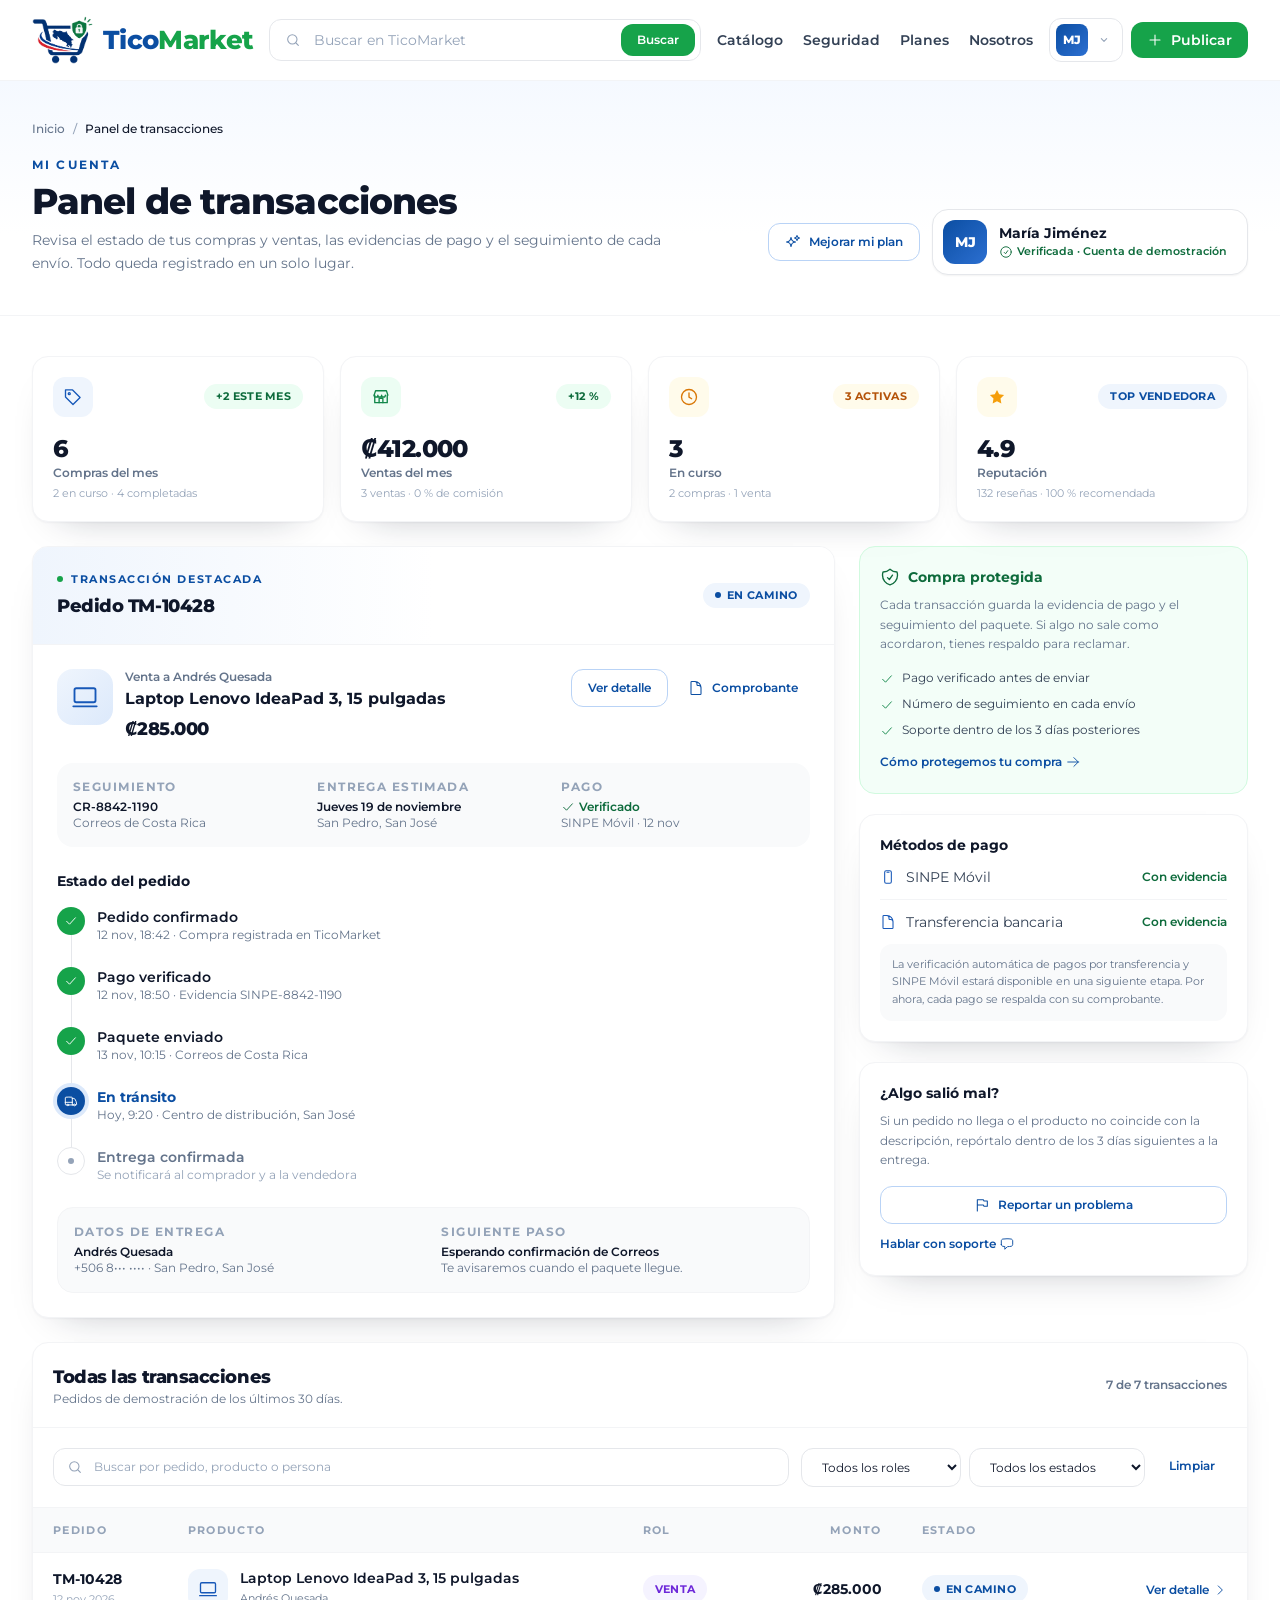
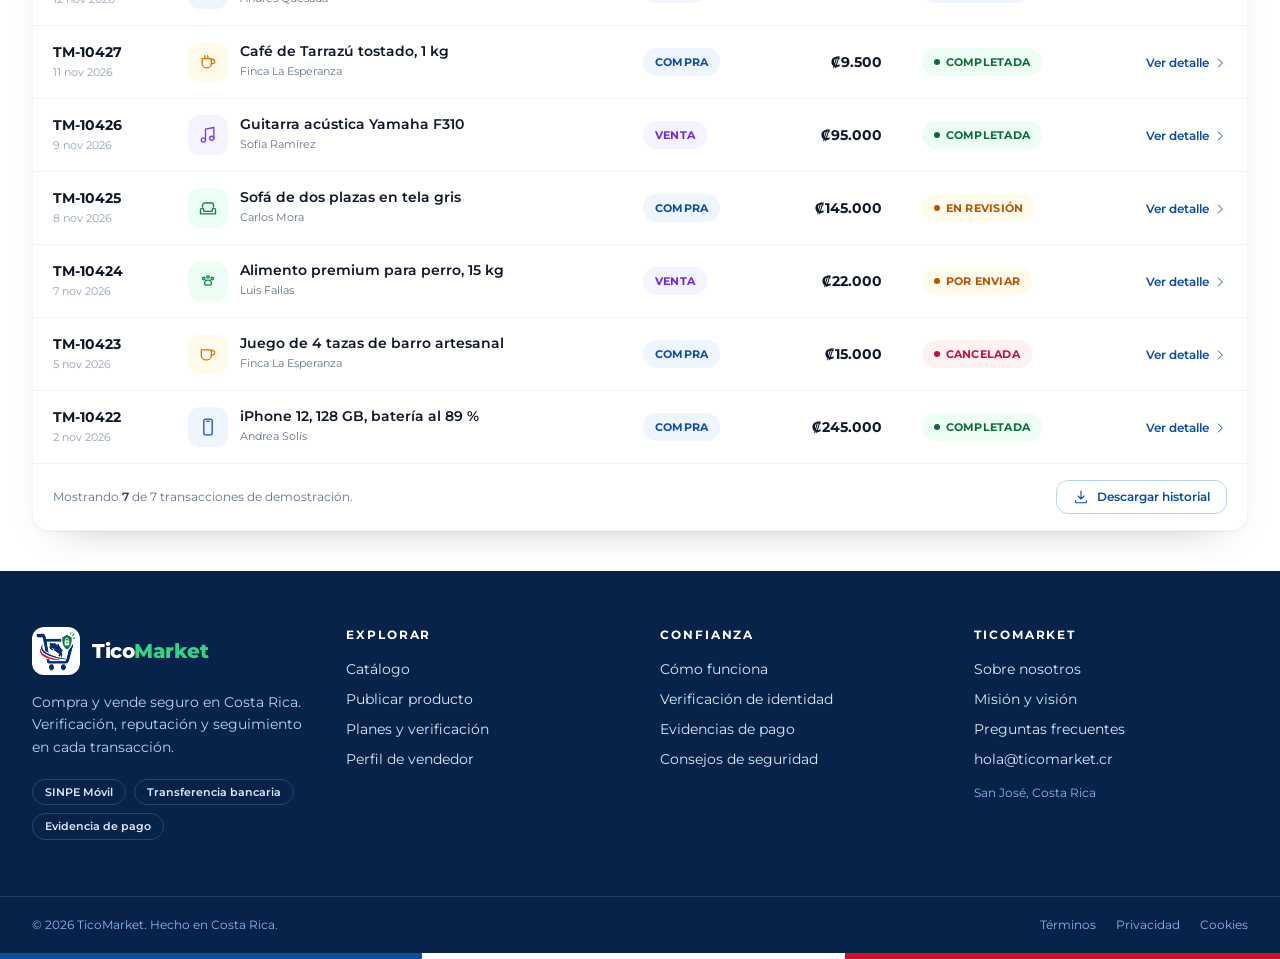
<file: transacciones.html>
<!doctype html>
<html lang="es-CR">
<head>
  <meta charset="utf-8">
  <meta name="viewport" content="width=device-width, initial-scale=1">
  <title>Panel de transacciones — TicoMarket</title>
  <meta name="description" content="Revisa el estado de tus compras y ventas en TicoMarket: seguimiento de paquetes, evidencias de pago y detalle de cada transacción.">
  <link rel="icon" type="image/png" href="assets/img/favicon.png">
  <link rel="stylesheet" href="assets/css/fuentes.css">
  <link rel="stylesheet" href="assets/css/estilos.css">
</head>
<body class="bg-white">
  <a href="#contenido" class="sr-only focus:not-sr-only focus:absolute focus:left-4 focus:top-4 focus:z-50 focus:rounded-lg focus:bg-brand-700 focus:px-4 focus:py-2 focus:text-sm focus:font-semibold focus:text-white">Saltar al contenido</a>

  <header id="cabecera" class="sticky top-0 z-40 border-b border-gray-100 bg-white/90 backdrop-blur transition-shadow">
    <div class="contenedor flex h-20 items-center gap-4">
      <a href="index.html" class="flex shrink-0 items-center gap-2.5" aria-label="TicoMarket, ir al inicio">
        <img src="assets/img/logo-icono.png" alt="" width="685" height="540" class="h-11 w-auto sm:h-12">
        <span class="text-[24px] font-extrabold leading-none tracking-tight sm:text-[26px]">
          <span class="text-brand-700">Tico</span><span class="text-tico-500">Market</span>
        </span>
      </a>

      <form role="search" class="mx-auto hidden w-full max-w-md lg:block">
        <label for="busqueda-cabecera" class="sr-only">Buscar productos</label>
        <div class="relative">
          <span class="pointer-events-none absolute left-4 top-1/2 -translate-y-1/2 text-ink-400" data-icono="search" data-clases="h-4 w-4"></span>
          <input id="busqueda-cabecera" type="search" class="campo py-2.5 pl-11 pr-24 text-sm" placeholder="Buscar en TicoMarket">
          <button type="submit" class="btn-verde absolute right-1.5 top-1/2 -translate-y-1/2 px-4 py-2 text-xs">Buscar</button>
        </div>
      </form>

      <nav class="ml-auto hidden items-center gap-5 text-sm font-semibold text-ink-700 xl:flex" aria-label="Navegación principal">
        <a href="catalogo.html" class="transition hover:text-brand-700">Catálogo</a>
        <a href="seguridad.html" class="transition hover:text-brand-700">Seguridad</a>
        <a href="planes.html" class="transition hover:text-brand-700">Planes</a>
        <a href="nosotros.html" class="transition hover:text-brand-700">Nosotros</a>
      </nav>

      <div class="ml-auto hidden items-center gap-2 md:flex xl:ml-0">
        <div class="relative" data-menu-usuario>
          <button type="button" data-boton-usuario class="flex h-11 items-center gap-2 rounded-xl border border-gray-200 bg-white pl-1.5 pr-2.5 text-sm font-semibold text-ink-700 transition hover:border-brand-200 hover:bg-brand-50" aria-expanded="false" aria-controls="menu-usuario" aria-haspopup="true" aria-label="Abrir menú de usuario">
            <span class="flex h-8 w-8 items-center justify-center rounded-lg bg-gradient-to-br from-brand-700 to-brand-500 text-xs font-extrabold text-white">MJ</span>
            <span class="hidden md:inline xl:hidden">María</span>
            <span data-boton-usuario-icono class="text-ink-400 transition-transform" data-icono="chevron" data-clases="h-4 w-4"></span>
          </button>
          <div id="menu-usuario" data-panel-usuario class="absolute right-0 top-full z-50 mt-2 hidden w-64 overflow-hidden rounded-2xl border border-gray-100 bg-white p-2 shadow-flotante">
            <div class="flex items-center gap-2.5 border-b border-gray-100 px-3 pb-3 pt-2">
              <span class="flex h-9 w-9 items-center justify-center rounded-xl bg-gradient-to-br from-brand-700 to-brand-500 text-xs font-extrabold text-white">MJ</span>
              <div>
                <p class="text-sm font-bold text-ink-900">María Jiménez</p>
                <p class="flex items-center gap-1 text-[11px] font-semibold text-tico-700">
                  <span data-icono="badge-check" data-clases="h-3 w-3"></span>
                  Cuenta verificada
                </p>
              </div>
            </div>
            <nav class="mt-1 flex flex-col text-sm" aria-label="Menú de usuario">
              <a href="transacciones.html" class="flex items-center gap-2.5 rounded-lg px-3 py-2.5 font-semibold text-brand-700 transition hover:bg-brand-50" aria-current="page">
                <span data-icono="receipt" data-clases="h-4 w-4"></span>
                Mi panel de transacciones
              </a>
              <a href="vendedor.html" class="flex items-center gap-2.5 rounded-lg px-3 py-2.5 font-medium text-ink-700 transition hover:bg-gray-50 hover:text-brand-700">
                <span data-icono="store" data-clases="h-4 w-4 text-ink-400"></span>
                Mi perfil de vendedor
              </a>
              <a href="planes.html" class="flex items-center gap-2.5 rounded-lg px-3 py-2.5 font-medium text-ink-700 transition hover:bg-gray-50 hover:text-brand-700">
                <span data-icono="sparkles" data-clases="h-4 w-4 text-ink-400"></span>
                Mis planes
              </a>
            </nav>
            <div class="mt-1 border-t border-gray-100 pt-1">
              <a href="#" class="flex items-center gap-2.5 rounded-lg px-3 py-2.5 text-sm font-medium text-ink-500 transition hover:bg-gray-50 hover:text-ink-900">
                <span data-icono="close" data-clases="h-4 w-4"></span>
                Cerrar sesión
              </a>
            </div>
          </div>
        </div>
        <a href="publicar.html" class="btn-verde px-4 py-2.5">
          <span data-icono="plus" data-clases="h-4 w-4"></span>
          Publicar
        </a>
      </div>

      <button id="btn-menu" type="button" class="ml-auto inline-flex h-11 w-11 items-center justify-center rounded-xl border border-gray-200 text-brand-700 transition hover:bg-brand-50 md:ml-0 xl:hidden" aria-expanded="false" aria-controls="menu-movil" aria-label="Abrir menú">
        <span id="icono-menu" data-icono="menu" data-clases="h-6 w-6"></span>
        <span id="icono-cerrar" class="hidden" data-icono="close" data-clases="h-6 w-6"></span>
      </button>
    </div>

    <div id="menu-movil" class="hidden border-t border-gray-100 bg-white px-4 pb-6 pt-4 xl:hidden">
      <form role="search" class="mb-4">
        <label for="busqueda-movil" class="sr-only">Buscar productos</label>
        <div class="relative">
          <span class="pointer-events-none absolute left-4 top-1/2 -translate-y-1/2 text-ink-400" data-icono="search" data-clases="h-4 w-4"></span>
          <input id="busqueda-movil" type="search" class="campo py-3 pl-11" placeholder="Buscar en TicoMarket">
        </div>
      </form>
      <nav class="flex flex-col divide-y divide-gray-100 text-sm font-semibold text-ink-700" aria-label="Navegación móvil">
        <a href="catalogo.html" class="py-3 hover:text-brand-700">Catálogo</a>
        <a href="seguridad.html" class="py-3 hover:text-brand-700">Seguridad</a>
        <a href="planes.html" class="py-3 hover:text-brand-700">Planes</a>
        <a href="nosotros.html" class="py-3 hover:text-brand-700">Nosotros</a>
      </nav>
      <div class="mt-4">
        <a href="transacciones.html" aria-current="page" class="flex items-center gap-3 rounded-xl border border-gray-200 p-3 transition hover:border-brand-200 hover:bg-brand-50">
          <span class="flex h-10 w-10 items-center justify-center rounded-xl bg-gradient-to-br from-brand-700 to-brand-500 text-xs font-extrabold text-white">MJ</span>
          <span class="flex-1">
            <span class="block text-sm font-bold text-ink-900">María Jiménez</span>
            <span class="flex items-center gap-1 text-[11px] font-semibold text-tico-700">
              <span data-icono="badge-check" data-clases="h-3 w-3"></span>
              Verificada · Mi panel
            </span>
          </span>
          <span data-icono="chevron-right" data-clases="h-4 w-4 text-ink-400"></span>
        </a>
        <div class="mt-3 flex flex-col gap-2">
          <a href="vendedor.html" class="btn-contorno">Mi perfil de vendedor</a>
          <a href="publicar.html" class="btn-verde">Publicar producto</a>
        </div>
      </div>
    </div>
  </header>

  <main id="contenido">
    <section class="border-b border-gray-100 bg-cielo-suave">
      <div class="contenedor py-8 sm:py-10">
        <nav aria-label="Ruta de navegación" class="text-xs font-medium text-ink-500">
          <ol class="flex flex-wrap items-center gap-2">
            <li><a href="index.html" class="transition hover:text-brand-700">Inicio</a></li>
            <li aria-hidden="true" class="text-ink-400">/</li>
            <li aria-current="page" class="text-ink-900">Panel de transacciones</li>
          </ol>
        </nav>

        <div class="mt-5 flex flex-col gap-5 lg:flex-row lg:items-end lg:justify-between">
          <div>
            <p class="antetitulo">Mi cuenta</p>
            <h1 class="mt-2 text-3xl font-extrabold tracking-tight text-ink-900 sm:text-4xl">Panel de transacciones</h1>
            <p class="mt-2 max-w-2xl text-sm leading-relaxed text-ink-500">
              Revisa el estado de tus compras y ventas, las evidencias de pago y el seguimiento
              de cada envío. Todo queda registrado en un solo lugar.
            </p>
          </div>
          <div class="flex flex-wrap items-center gap-3">
            <a href="planes.html" class="btn-contorno px-4 py-2.5 text-xs">
              <span data-icono="sparkles" data-clases="h-4 w-4"></span>
              Mejorar mi plan
            </a>
            <div class="flex items-center gap-3 rounded-2xl border border-gray-200 bg-white py-2.5 pl-2.5 pr-5 shadow-sm">
              <span class="flex h-11 w-11 items-center justify-center rounded-xl bg-gradient-to-br from-brand-700 to-brand-500 text-sm font-extrabold text-white">MJ</span>
              <div>
                <p class="text-sm font-bold text-ink-900">María Jiménez</p>
                <p class="flex items-center gap-1 text-[11px] font-semibold text-tico-700">
                  <span data-icono="badge-check" data-clases="h-3.5 w-3.5"></span>
                  Verificada · Cuenta de demostración
                </p>
              </div>
            </div>
          </div>
        </div>
      </div>
    </section>

    <section class="py-8 sm:py-10">
      <div class="contenedor">
        <div class="grid gap-4 sm:grid-cols-2 xl:grid-cols-4">
          <div class="tarjeta p-5">
            <div class="flex items-center justify-between">
              <span class="flex h-10 w-10 items-center justify-center rounded-xl bg-brand-50 text-brand-600" data-icono="tag" data-clases="h-5 w-5"></span>
              <span class="sello bg-tico-50 text-tico-700">+2 este mes</span>
            </div>
            <p class="mt-4 text-2xl font-extrabold tracking-tight text-ink-900">6</p>
            <p class="text-xs font-semibold text-ink-500">Compras del mes</p>
            <p class="mt-1 text-[11px] text-ink-400">2 en curso · 4 completadas</p>
          </div>

          <div class="tarjeta p-5">
            <div class="flex items-center justify-between">
              <span class="flex h-10 w-10 items-center justify-center rounded-xl bg-tico-50 text-tico-600" data-icono="store" data-clases="h-5 w-5"></span>
              <span class="sello bg-tico-50 text-tico-700">+12 %</span>
            </div>
            <p class="mt-4 text-2xl font-extrabold tracking-tight text-ink-900">₡412.000</p>
            <p class="text-xs font-semibold text-ink-500">Ventas del mes</p>
            <p class="mt-1 text-[11px] text-ink-400">3 ventas · 0 % de comisión</p>
          </div>

          <div class="tarjeta p-5">
            <div class="flex items-center justify-between">
              <span class="flex h-10 w-10 items-center justify-center rounded-xl bg-amber-50 text-amber-600" data-icono="clock" data-clases="h-5 w-5"></span>
              <span class="sello bg-amber-50 text-amber-700">3 activas</span>
            </div>
            <p class="mt-4 text-2xl font-extrabold tracking-tight text-ink-900">3</p>
            <p class="text-xs font-semibold text-ink-500">En curso</p>
            <p class="mt-1 text-[11px] text-ink-400">2 compras · 1 venta</p>
          </div>

          <div class="tarjeta p-5">
            <div class="flex items-center justify-between">
              <span class="flex h-10 w-10 items-center justify-center rounded-xl bg-amber-50 text-amber-500" data-icono-relleno="star" data-clases="h-5 w-5"></span>
              <span class="sello bg-brand-50 text-brand-700">Top vendedora</span>
            </div>
            <p class="mt-4 text-2xl font-extrabold tracking-tight text-ink-900">4.9</p>
            <p class="text-xs font-semibold text-ink-500">Reputación</p>
            <p class="mt-1 text-[11px] text-ink-400">132 reseñas · 100 % recomendada</p>
          </div>
        </div>

        <div class="mt-6 grid gap-6 lg:grid-cols-3">
          <div class="contents">
            <article class="tarjeta overflow-hidden lg:col-span-2 lg:col-start-1 lg:row-start-1">
              <div class="flex flex-col gap-3 border-b border-gray-100 bg-gradient-to-r from-brand-50 via-white to-white p-5 sm:flex-row sm:items-center sm:justify-between sm:p-6">
                <div>
                  <p class="flex items-center gap-2 text-[11px] font-bold uppercase tracking-[0.14em] text-brand-700">
                    <span class="h-1.5 w-1.5 rounded-full bg-tico-500"></span>
                    Transacción destacada
                  </p>
                  <h2 class="mt-1 text-lg font-extrabold tracking-tight text-ink-900">Pedido TM-10428</h2>
                </div>
                <span class="sello w-fit bg-brand-50 text-brand-700">
                  <span class="h-1.5 w-1.5 rounded-full bg-current"></span>
                  En camino
                </span>
              </div>

              <div class="p-5 sm:p-6">
                <div class="flex flex-col gap-4 sm:flex-row sm:items-start sm:justify-between">
                  <div class="flex items-start gap-3">
                    <span class="flex h-14 w-14 shrink-0 items-center justify-center rounded-2xl bg-gradient-to-br from-brand-50 to-brand-100 text-brand-600">
                      <span data-icono="laptop" data-clases="h-7 w-7"></span>
                    </span>
                    <div>
                      <p class="text-xs font-semibold text-ink-500">Venta a Andrés Quesada</p>
                      <h3 class="mt-0.5 font-bold text-ink-900">Laptop Lenovo IdeaPad 3, 15 pulgadas</h3>
                      <p class="mt-1 text-lg font-extrabold tracking-tight text-ink-900">₡285.000</p>
                    </div>
                  </div>
                  <div class="flex shrink-0 flex-wrap gap-2">
                    <button type="button" data-ver-pedido="TM-10428" class="btn-contorno px-4 py-2.5 text-xs">Ver detalle</button>
                    <button type="button" data-ver-pedido="TM-10428" class="btn-fantasma px-3 py-2.5 text-xs">
                      <span data-icono="receipt" data-clases="h-4 w-4"></span>
                      Comprobante
                    </button>
                  </div>
                </div>

                <div class="mt-5 grid gap-3 rounded-2xl bg-gray-50 p-4 text-xs sm:grid-cols-3">
                  <div>
                    <p class="font-bold uppercase tracking-[0.12em] text-ink-400">Seguimiento</p>
                    <p class="mt-1 font-semibold text-ink-900">CR-8842-1190</p>
                    <p class="text-ink-500">Correos de Costa Rica</p>
                  </div>
                  <div>
                    <p class="font-bold uppercase tracking-[0.12em] text-ink-400">Entrega estimada</p>
                    <p class="mt-1 font-semibold text-ink-900">Jueves 19 de noviembre</p>
                    <p class="text-ink-500">San Pedro, San José</p>
                  </div>
                  <div>
                    <p class="font-bold uppercase tracking-[0.12em] text-ink-400">Pago</p>
                    <p class="mt-1 flex items-center gap-1 font-semibold text-tico-700">
                      <span data-icono="check" data-clases="h-3.5 w-3.5"></span>
                      Verificado
                    </p>
                    <p class="text-ink-500">SINPE Móvil · 12 nov</p>
                  </div>
                </div>

                <h3 class="mt-6 text-sm font-bold text-ink-900">Estado del pedido</h3>
                <ol class="mt-4" aria-label="Etapas del pedido TM-10428">
                  <li class="relative flex gap-3 pb-6 last:pb-0">
                    <span class="relative z-10 flex h-7 w-7 shrink-0 items-center justify-center rounded-full bg-tico-500 text-white">
                      <span data-icono="check" data-clases="h-3.5 w-3.5"></span>
                    </span>
                    <span class="absolute left-3.5 top-7 h-[calc(100%-1.75rem)] w-px bg-gray-200" aria-hidden="true"></span>
                    <div>
                      <p class="text-sm font-semibold text-ink-900">Pedido confirmado</p>
                      <p class="text-xs text-ink-500">12 nov, 18:42 · Compra registrada en TicoMarket</p>
                    </div>
                  </li>
                  <li class="relative flex gap-3 pb-6 last:pb-0">
                    <span class="relative z-10 flex h-7 w-7 shrink-0 items-center justify-center rounded-full bg-tico-500 text-white">
                      <span data-icono="check" data-clases="h-3.5 w-3.5"></span>
                    </span>
                    <span class="absolute left-3.5 top-7 h-[calc(100%-1.75rem)] w-px bg-gray-200" aria-hidden="true"></span>
                    <div>
                      <p class="text-sm font-semibold text-ink-900">Pago verificado</p>
                      <p class="text-xs text-ink-500">12 nov, 18:50 · Evidencia SINPE-8842-1190</p>
                    </div>
                  </li>
                  <li class="relative flex gap-3 pb-6 last:pb-0">
                    <span class="relative z-10 flex h-7 w-7 shrink-0 items-center justify-center rounded-full bg-tico-500 text-white">
                      <span data-icono="check" data-clases="h-3.5 w-3.5"></span>
                    </span>
                    <span class="absolute left-3.5 top-7 h-[calc(100%-1.75rem)] w-px bg-gray-200" aria-hidden="true"></span>
                    <div>
                      <p class="text-sm font-semibold text-ink-900">Paquete enviado</p>
                      <p class="text-xs text-ink-500">13 nov, 10:15 · Correos de Costa Rica</p>
                    </div>
                  </li>
                  <li class="relative flex gap-3 pb-6 last:pb-0">
                    <span class="relative z-10 flex h-7 w-7 shrink-0 items-center justify-center rounded-full bg-brand-700 text-white ring-4 ring-brand-100">
                      <span data-icono="truck" data-clases="h-3.5 w-3.5"></span>
                    </span>
                    <span class="absolute left-3.5 top-7 h-[calc(100%-1.75rem)] w-px bg-gray-200" aria-hidden="true"></span>
                    <div>
                      <p class="text-sm font-bold text-brand-700">En tránsito</p>
                      <p class="text-xs text-ink-500">Hoy, 9:20 · Centro de distribución, San José</p>
                    </div>
                  </li>
                  <li class="relative flex gap-3 pb-6 last:pb-0">
                    <span class="relative z-10 flex h-7 w-7 shrink-0 items-center justify-center rounded-full border border-gray-200 bg-white text-ink-400">
                      <span class="h-1.5 w-1.5 rounded-full bg-current"></span>
                    </span>
                    <div>
                      <p class="text-sm font-semibold text-ink-500">Entrega confirmada</p>
                      <p class="text-xs text-ink-400">Se notificará al comprador y a la vendedora</p>
                    </div>
                  </li>
                </ol>

                <div class="mt-6 grid gap-4 rounded-2xl border border-gray-100 bg-gray-50 p-4 text-xs sm:grid-cols-2">
                  <div>
                    <p class="font-bold uppercase tracking-[0.12em] text-ink-400">Datos de entrega</p>
                    <p class="mt-1 font-semibold text-ink-900">Andrés Quesada</p>
                    <p class="text-ink-500">+506 8••• •••• · San Pedro, San José</p>
                  </div>
                  <div>
                    <p class="font-bold uppercase tracking-[0.12em] text-ink-400">Siguiente paso</p>
                    <p class="mt-1 font-semibold text-ink-900">Esperando confirmación de Correos</p>
                    <p class="text-ink-500">Te avisaremos cuando el paquete llegue.</p>
                  </div>
                </div>
              </div>
            </article>

            <div class="tarjeta overflow-hidden lg:col-span-3 lg:col-start-1 lg:row-start-2">
              <div class="flex flex-col gap-2 border-b border-gray-100 p-5 sm:flex-row sm:items-center sm:justify-between">
                <div>
                  <h2 class="text-lg font-extrabold tracking-tight text-ink-900">Todas las transacciones</h2>
                  <p class="text-xs text-ink-500">Pedidos de demostración de los últimos 30 días.</p>
                </div>
                <span id="conteo-transacciones" class="text-xs font-semibold text-ink-500">7 transacciones</span>
              </div>

              <div class="border-b border-gray-100 p-4 sm:p-5">
                <div class="flex flex-col gap-3 lg:flex-row lg:items-center">
                  <div class="relative flex-1">
                    <label for="buscar-transaccion" class="sr-only">Buscar transacción</label>
                    <span class="pointer-events-none absolute left-3.5 top-1/2 -translate-y-1/2 text-ink-400" data-icono="search" data-clases="h-4 w-4"></span>
                    <input id="buscar-transaccion" type="search" class="campo py-2.5 pl-10 text-xs" placeholder="Buscar por pedido, producto o persona">
                  </div>
                  <div class="grid grid-cols-2 gap-2 sm:flex">
                    <div>
                      <label for="filtro-rol" class="sr-only">Filtrar por rol</label>
                      <select id="filtro-rol" class="campo py-2.5 text-xs sm:w-40">
                        <option value="">Todos los roles</option>
                        <option value="compra">Compras</option>
                        <option value="venta">Ventas</option>
                      </select>
                    </div>
                    <div>
                      <label for="filtro-estado" class="sr-only">Filtrar por estado</label>
                      <select id="filtro-estado" class="campo py-2.5 text-xs sm:w-44">
                        <option value="">Todos los estados</option>
                        <option value="camino">En camino</option>
                        <option value="revision">En revisión</option>
                        <option value="pendiente">Por enviar</option>
                        <option value="completada">Completadas</option>
                        <option value="cancelada">Canceladas</option>
                      </select>
                    </div>
                  </div>
                  <button id="limpiar-transacciones" type="button" class="btn-fantasma self-start px-3 py-2.5 text-xs">Limpiar</button>
                </div>
              </div>

              <div class="hidden overflow-x-auto lg:block">
                <table class="w-full min-w-[780px] text-left text-sm">
                  <caption class="sr-only">Listado de compras y ventas de demostración</caption>
                  <thead class="bg-gray-50 text-[11px] uppercase tracking-[0.12em] text-ink-400">
                    <tr>
                      <th scope="col" class="px-5 py-3 font-bold">Pedido</th>
                      <th scope="col" class="px-5 py-3 font-bold">Producto</th>
                      <th scope="col" class="px-5 py-3 font-bold">Rol</th>
                      <th scope="col" class="px-5 py-3 text-right font-bold">Monto</th>
                      <th scope="col" class="px-5 py-3 font-bold">Estado</th>
                      <th scope="col" class="px-5 py-3 text-right font-bold"><span class="sr-only">Acciones</span></th>
                    </tr>
                  </thead>
                  <tbody id="cuerpo-transacciones"></tbody>
                </table>
              </div>

              <div id="lista-transacciones" class="space-y-3 bg-gray-50/60 p-4 lg:hidden"></div>

              <div id="transacciones-vacio" class="hidden p-10 text-center">
                <span class="mx-auto flex h-12 w-12 items-center justify-center rounded-full bg-brand-50 text-brand-600">
                  <span data-icono="search" data-clases="h-6 w-6"></span>
                </span>
                <p class="mt-3 font-bold text-ink-900">No encontramos transacciones</p>
                <p class="mt-1 text-xs text-ink-500">Prueba con otro texto o quita los filtros aplicados.</p>
              </div>

              <div class="flex flex-col gap-3 border-t border-gray-100 p-4 text-xs text-ink-500 sm:flex-row sm:items-center sm:justify-between sm:px-5">
                <p>Mostrando <span id="conteo-visible" class="font-semibold text-ink-700">7</span> de 7 transacciones de demostración.</p>
                <button type="button" class="btn-contorno px-4 py-2 text-xs">
                  <span data-icono="download" data-clases="h-4 w-4"></span>
                  Descargar historial
                </button>
              </div>
            </div>
          </div>

          <aside class="space-y-5 lg:col-span-1 lg:col-start-3 lg:row-start-1">
            <div class="rounded-2xl border border-tico-100 bg-tico-50/60 p-5">
              <div class="flex items-center gap-2 text-tico-700">
                <span data-icono="shield" data-clases="h-5 w-5"></span>
                <h2 class="text-sm font-bold">Compra protegida</h2>
              </div>
              <p class="mt-2 text-xs leading-relaxed text-ink-500">
                Cada transacción guarda la evidencia de pago y el seguimiento del paquete.
                Si algo no sale como acordaron, tienes respaldo para reclamar.
              </p>
              <ul class="mt-4 space-y-2.5 text-xs text-ink-700">
                <li class="flex items-start gap-2">
                  <span class="mt-0.5 text-tico-600" data-icono="check" data-clases="h-3.5 w-3.5"></span>
                  Pago verificado antes de enviar
                </li>
                <li class="flex items-start gap-2">
                  <span class="mt-0.5 text-tico-600" data-icono="check" data-clases="h-3.5 w-3.5"></span>
                  Número de seguimiento en cada envío
                </li>
                <li class="flex items-start gap-2">
                  <span class="mt-0.5 text-tico-600" data-icono="check" data-clases="h-3.5 w-3.5"></span>
                  Soporte dentro de los 3 días posteriores
                </li>
              </ul>
              <a href="seguridad.html" class="enlace mt-4 inline-flex items-center gap-1 text-xs">
                Cómo protegemos tu compra
                <span data-icono="arrow" data-clases="h-3.5 w-3.5"></span>
              </a>
            </div>

            <div class="tarjeta p-5">
              <h2 class="text-sm font-bold text-ink-900">Métodos de pago</h2>
              <ul class="mt-3 divide-y divide-gray-100 text-sm">
                <li class="flex items-center justify-between gap-3 py-3 first:pt-0">
                  <span class="flex items-center gap-2.5 text-ink-700">
                    <span class="text-brand-600" data-icono="phone" data-clases="h-4 w-4"></span>
                    SINPE Móvil
                  </span>
                  <span class="text-xs font-semibold text-tico-700">Con evidencia</span>
                </li>
                <li class="flex items-center justify-between gap-3 py-3 last:pb-0">
                  <span class="flex items-center gap-2.5 text-ink-700">
                    <span class="text-brand-600" data-icono="receipt" data-clases="h-4 w-4"></span>
                    Transferencia bancaria
                  </span>
                  <span class="text-xs font-semibold text-tico-700">Con evidencia</span>
                </li>
              </ul>
              <p class="mt-3 rounded-xl bg-gray-50 p-3 text-[11px] leading-relaxed text-ink-500">
                La verificación automática de pagos por transferencia y SINPE Móvil estará
                disponible en una siguiente etapa. Por ahora, cada pago se respalda con su comprobante.
              </p>
            </div>

            <div class="tarjeta p-5">
              <h2 class="text-sm font-bold text-ink-900">¿Algo salió mal?</h2>
              <p class="mt-2 text-xs leading-relaxed text-ink-500">
                Si un pedido no llega o el producto no coincide con la descripción,
                repórtalo dentro de los 3 días siguientes a la entrega.
              </p>
              <button type="button" class="btn-contorno mt-4 w-full px-4 py-2.5 text-xs">
                <span data-icono="flag" data-clases="h-4 w-4"></span>
                Reportar un problema
              </button>
              <a href="#" class="mt-3 inline-flex items-center gap-1 text-xs font-semibold text-brand-700 hover:text-brand-800">
                Hablar con soporte
                <span data-icono="chat" data-clases="h-3.5 w-3.5"></span>
              </a>
            </div>
          </aside>
        </div>
      </div>
    </section>
  </main>

  <footer class="bg-brand-950 text-brand-100">
    <div class="contenedor grid gap-10 py-14 sm:grid-cols-2 lg:grid-cols-4">
      <div class="sm:col-span-2 lg:col-span-1">
        <div class="flex items-center gap-3">
          <span class="flex h-12 w-12 items-center justify-center rounded-xl bg-white p-1">
            <img src="assets/img/logo-icono.png" alt="" width="685" height="540" class="h-full w-auto">
          </span>
          <span class="text-xl font-extrabold tracking-tight"><span class="text-white">Tico</span><span class="text-tico-400">Market</span></span>
        </div>
        <p class="mt-4 max-w-xs text-sm leading-relaxed text-brand-200">Compra y vende seguro en Costa Rica. Verificación, reputación y seguimiento en cada transacción.</p>
        <div class="mt-5 flex flex-wrap gap-2 text-[11px] font-semibold">
          <span class="rounded-full border border-white/15 px-3 py-1 text-brand-100">SINPE Móvil</span>
          <span class="rounded-full border border-white/15 px-3 py-1 text-brand-100">Transferencia bancaria</span>
          <span class="rounded-full border border-white/15 px-3 py-1 text-brand-100">Evidencia de pago</span>
        </div>
      </div>

      <div>
        <h2 class="text-xs font-bold uppercase tracking-[0.16em] text-white">Explorar</h2>
        <ul class="mt-4 space-y-2.5 text-sm">
          <li><a href="catalogo.html" class="transition hover:text-white">Catálogo</a></li>
          <li><a href="publicar.html" class="transition hover:text-white">Publicar producto</a></li>
          <li><a href="planes.html" class="transition hover:text-white">Planes y verificación</a></li>
          <li><a href="vendedor.html" class="transition hover:text-white">Perfil de vendedor</a></li>
        </ul>
      </div>

      <div>
        <h2 class="text-xs font-bold uppercase tracking-[0.16em] text-white">Confianza</h2>
        <ul class="mt-4 space-y-2.5 text-sm">
          <li><a href="seguridad.html" class="transition hover:text-white">Cómo funciona</a></li>
          <li><a href="seguridad.html" class="transition hover:text-white">Verificación de identidad</a></li>
          <li><a href="seguridad.html" class="transition hover:text-white">Evidencias de pago</a></li>
          <li><a href="seguridad.html" class="transition hover:text-white">Consejos de seguridad</a></li>
        </ul>
      </div>

      <div>
        <h2 class="text-xs font-bold uppercase tracking-[0.16em] text-white">TicoMarket</h2>
        <ul class="mt-4 space-y-2.5 text-sm">
          <li><a href="nosotros.html" class="transition hover:text-white">Sobre nosotros</a></li>
          <li><a href="nosotros.html" class="transition hover:text-white">Misión y visión</a></li>
          <li><a href="planes.html#preguntas" class="transition hover:text-white">Preguntas frecuentes</a></li>
          <li><a href="mailto:hola@ticomarket.cr" class="transition hover:text-white">hola@ticomarket.cr</a></li>
        </ul>
        <p class="mt-4 text-xs text-brand-300">San José, Costa Rica</p>
      </div>
    </div>

    <div class="border-t border-white/10">
      <div class="contenedor flex flex-col items-center justify-between gap-3 py-5 text-xs text-brand-300 sm:flex-row">
        <p>© <span data-anio>2026</span> TicoMarket. Hecho en Costa Rica.</p>
        <div class="flex gap-5">
          <a href="#" class="transition hover:text-white">Términos</a>
          <a href="#" class="transition hover:text-white">Privacidad</a>
          <a href="#" class="transition hover:text-white">Cookies</a>
        </div>
      </div>
    </div>
    <div class="h-1.5 w-full" style="background: linear-gradient(90deg, #0B4EA2 0 33%, #FFFFFF 33% 66%, #CE1126 66% 100%)"></div>
  </footer>

  <div id="modal-transaccion" class="fixed inset-0 z-50 hidden" role="dialog" aria-modal="true" aria-labelledby="modal-titulo">
    <div id="modal-fondo" class="absolute inset-0 bg-ink-900/50 backdrop-blur-sm"></div>
    <div class="absolute inset-y-0 right-0 flex w-full max-w-md flex-col bg-white shadow-flotante">
      <div class="flex items-start justify-between gap-4 border-b border-gray-100 p-5">
        <div>
          <p class="text-[11px] font-bold uppercase tracking-[0.14em] text-ink-400">Detalle del pedido</p>
          <h2 id="modal-titulo" class="mt-0.5 text-lg font-extrabold tracking-tight text-ink-900">TM-10428</h2>
        </div>
        <button id="cerrar-modal" type="button" class="flex h-9 w-9 shrink-0 items-center justify-center rounded-xl border border-gray-200 text-ink-500 transition hover:bg-gray-50 hover:text-ink-900" aria-label="Cerrar detalle">
          <span data-icono="close" data-clases="h-5 w-5"></span>
        </button>
      </div>
      <div id="modal-contenido" class="flex-1 overflow-y-auto p-5"></div>
      <div class="border-t border-gray-100 bg-gray-50 p-5">
        <p class="text-[11px] leading-relaxed text-ink-400">
          Este panel es una simulación del prototipo. Los pedidos, montos y comprobantes son ficticios.
        </p>
      </div>
    </div>
  </div>

  <script src="assets/js/datos.js"></script>
  <script src="assets/js/componentes.js"></script>
  <script src="assets/js/app.js"></script>
  <script src="assets/js/paginas.js"></script>
</body>
</html>
</file>
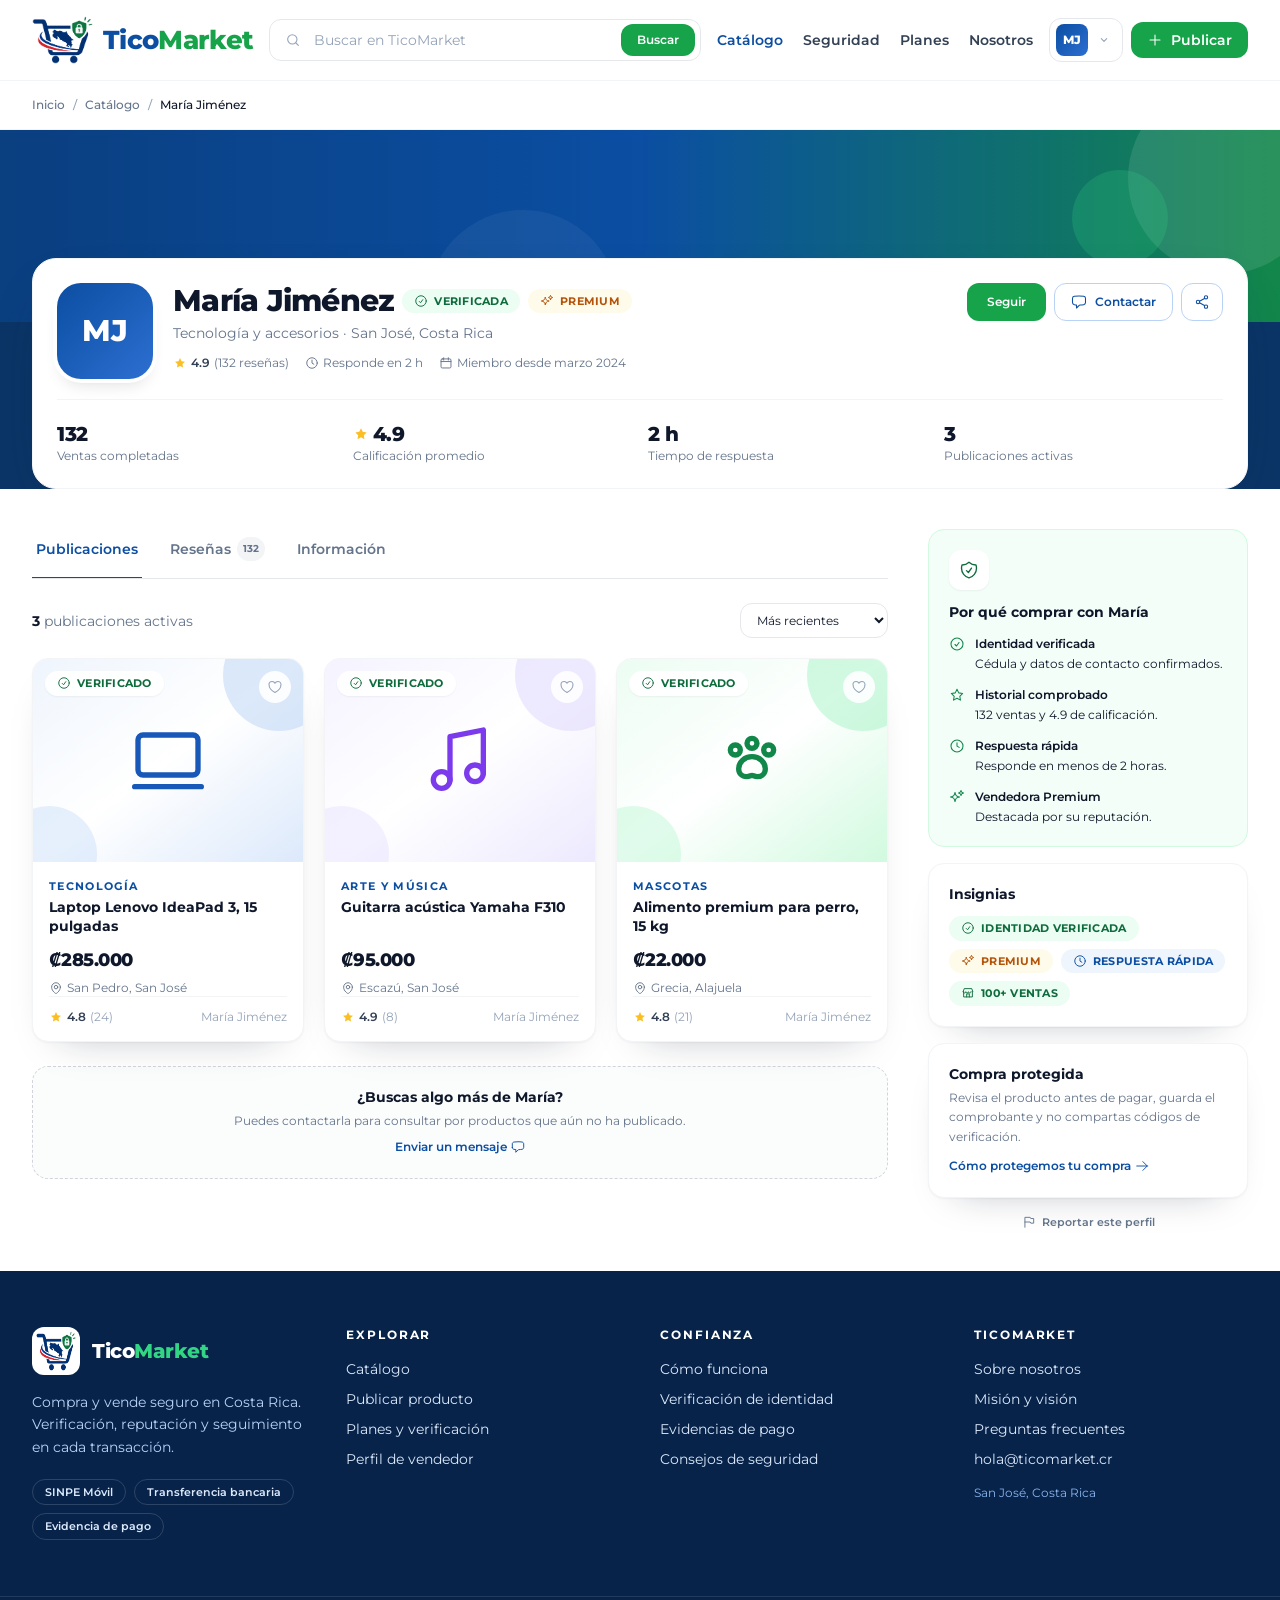
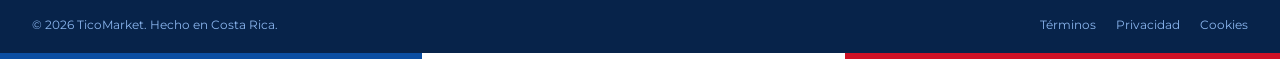
<file: vendedor.html>
<!doctype html>
<html lang="es-CR">
<head>
  <meta charset="utf-8">
  <meta name="viewport" content="width=device-width, initial-scale=1">
  <title>María Jiménez — Vendedora en TicoMarket</title>
  <meta name="description" content="Perfil de María Jiménez en TicoMarket: vendedora verificada de tecnología y accesorios en San José, Costa Rica. Reputación, publicaciones y reseñas.">
  <link rel="icon" type="image/png" href="assets/img/favicon.png">
  <link rel="stylesheet" href="assets/css/fuentes.css">
  <link rel="stylesheet" href="assets/css/estilos.css">
</head>
<body class="bg-white">
  <a href="#contenido" class="sr-only focus:not-sr-only focus:absolute focus:left-4 focus:top-4 focus:z-50 focus:rounded-lg focus:bg-brand-700 focus:px-4 focus:py-2 focus:text-sm focus:font-semibold focus:text-white">Saltar al contenido</a>

  <header id="cabecera" class="sticky top-0 z-40 border-b border-gray-100 bg-white/90 backdrop-blur transition-shadow">
    <div class="contenedor flex h-20 items-center gap-4">
      <a href="index.html" class="flex shrink-0 items-center gap-2.5" aria-label="TicoMarket, ir al inicio">
        <img src="assets/img/logo-icono.png" alt="" width="685" height="540" class="h-11 w-auto sm:h-12">
        <span class="text-[24px] font-extrabold leading-none tracking-tight sm:text-[26px]">
          <span class="text-brand-700">Tico</span><span class="text-tico-500">Market</span>
        </span>
      </a>

      <form role="search" class="mx-auto hidden w-full max-w-md lg:block">
        <label for="busqueda-cabecera" class="sr-only">Buscar productos</label>
        <div class="relative">
          <span class="pointer-events-none absolute left-4 top-1/2 -translate-y-1/2 text-ink-400" data-icono="search" data-clases="h-4 w-4"></span>
          <input id="busqueda-cabecera" type="search" class="campo py-2.5 pl-11 pr-24 text-sm" placeholder="Buscar en TicoMarket">
          <button type="submit" class="btn-verde absolute right-1.5 top-1/2 -translate-y-1/2 px-4 py-2 text-xs">Buscar</button>
        </div>
      </form>

      <nav class="ml-auto hidden items-center gap-5 text-sm font-semibold text-ink-700 xl:flex" aria-label="Navegación principal">
        <a href="catalogo.html" aria-current="page" class="text-brand-700">Catálogo</a>
        <a href="seguridad.html" class="transition hover:text-brand-700">Seguridad</a>
        <a href="planes.html" class="transition hover:text-brand-700">Planes</a>
        <a href="nosotros.html" class="transition hover:text-brand-700">Nosotros</a>
      </nav>

      <div class="ml-auto hidden items-center gap-2 md:flex xl:ml-0">
        <div class="relative" data-menu-usuario>
          <button type="button" data-boton-usuario class="flex h-11 items-center gap-2 rounded-xl border border-gray-200 bg-white pl-1.5 pr-2.5 text-sm font-semibold text-ink-700 transition hover:border-brand-200 hover:bg-brand-50" aria-expanded="false" aria-controls="menu-usuario" aria-haspopup="true" aria-label="Abrir menú de usuario">
            <span class="flex h-8 w-8 items-center justify-center rounded-lg bg-gradient-to-br from-brand-700 to-brand-500 text-xs font-extrabold text-white">MJ</span>
            <span class="hidden md:inline xl:hidden">María</span>
            <span data-boton-usuario-icono class="text-ink-400 transition-transform" data-icono="chevron" data-clases="h-4 w-4"></span>
          </button>
          <div id="menu-usuario" data-panel-usuario class="absolute right-0 top-full z-50 mt-2 hidden w-64 overflow-hidden rounded-2xl border border-gray-100 bg-white p-2 shadow-flotante">
            <div class="flex items-center gap-2.5 border-b border-gray-100 px-3 pb-3 pt-2">
              <span class="flex h-9 w-9 items-center justify-center rounded-xl bg-gradient-to-br from-brand-700 to-brand-500 text-xs font-extrabold text-white">MJ</span>
              <div>
                <p class="text-sm font-bold text-ink-900">María Jiménez</p>
                <p class="flex items-center gap-1 text-[11px] font-semibold text-tico-700">
                  <span data-icono="badge-check" data-clases="h-3 w-3"></span>
                  Cuenta verificada
                </p>
              </div>
            </div>
            <nav class="mt-1 flex flex-col text-sm" aria-label="Menú de usuario">
              <a href="transacciones.html" class="flex items-center gap-2.5 rounded-lg px-3 py-2.5 font-semibold text-brand-700 transition hover:bg-brand-50">
                <span data-icono="receipt" data-clases="h-4 w-4"></span>
                Mi panel de transacciones
              </a>
              <a href="vendedor.html" class="flex items-center gap-2.5 rounded-lg px-3 py-2.5 font-medium text-ink-700 transition hover:bg-gray-50 hover:text-brand-700">
                <span data-icono="store" data-clases="h-4 w-4 text-ink-400"></span>
                Mi perfil de vendedor
              </a>
              <a href="planes.html" class="flex items-center gap-2.5 rounded-lg px-3 py-2.5 font-medium text-ink-700 transition hover:bg-gray-50 hover:text-brand-700">
                <span data-icono="sparkles" data-clases="h-4 w-4 text-ink-400"></span>
                Mis planes
              </a>
            </nav>
            <div class="mt-1 border-t border-gray-100 pt-1">
              <a href="#" class="flex items-center gap-2.5 rounded-lg px-3 py-2.5 text-sm font-medium text-ink-500 transition hover:bg-gray-50 hover:text-ink-900">
                <span data-icono="close" data-clases="h-4 w-4"></span>
                Cerrar sesión
              </a>
            </div>
          </div>
        </div>
        <a href="publicar.html" class="btn-verde px-4 py-2.5">
          <span data-icono="plus" data-clases="h-4 w-4"></span>
          Publicar
        </a>
      </div>

      <button id="btn-menu" type="button" class="ml-auto inline-flex h-11 w-11 items-center justify-center rounded-xl border border-gray-200 text-brand-700 transition hover:bg-brand-50 md:ml-0 xl:hidden" aria-expanded="false" aria-controls="menu-movil" aria-label="Abrir menú">
        <span id="icono-menu" data-icono="menu" data-clases="h-6 w-6"></span>
        <span id="icono-cerrar" class="hidden" data-icono="close" data-clases="h-6 w-6"></span>
      </button>
    </div>

    <div id="menu-movil" class="hidden border-t border-gray-100 bg-white px-4 pb-6 pt-4 xl:hidden">
      <form role="search" class="mb-4">
        <label for="busqueda-movil" class="sr-only">Buscar productos</label>
        <div class="relative">
          <span class="pointer-events-none absolute left-4 top-1/2 -translate-y-1/2 text-ink-400" data-icono="search" data-clases="h-4 w-4"></span>
          <input id="busqueda-movil" type="search" class="campo py-3 pl-11" placeholder="Buscar en TicoMarket">
        </div>
      </form>
      <nav class="flex flex-col divide-y divide-gray-100 text-sm font-semibold text-ink-700" aria-label="Navegación móvil">
        <a href="catalogo.html" aria-current="page" class="py-3 text-brand-700">Catálogo</a>
        <a href="seguridad.html" class="py-3 hover:text-brand-700">Seguridad</a>
        <a href="planes.html" class="py-3 hover:text-brand-700">Planes</a>
        <a href="nosotros.html" class="py-3 hover:text-brand-700">Nosotros</a>
      </nav>
      <div class="mt-4">
        <a href="transacciones.html" class="flex items-center gap-3 rounded-xl border border-gray-200 p-3 transition hover:border-brand-200 hover:bg-brand-50">
          <span class="flex h-10 w-10 items-center justify-center rounded-xl bg-gradient-to-br from-brand-700 to-brand-500 text-xs font-extrabold text-white">MJ</span>
          <span class="flex-1">
            <span class="block text-sm font-bold text-ink-900">María Jiménez</span>
            <span class="flex items-center gap-1 text-[11px] font-semibold text-tico-700">
              <span data-icono="badge-check" data-clases="h-3 w-3"></span>
              Verificada · Mi panel
            </span>
          </span>
          <span data-icono="chevron-right" data-clases="h-4 w-4 text-ink-400"></span>
        </a>
        <div class="mt-3 flex flex-col gap-2">
          <a href="vendedor.html" aria-current="page" class="btn-contorno">Mi perfil de vendedor</a>
          <a href="publicar.html" class="btn-verde">Publicar producto</a>
        </div>
      </div>
    </div>
  </header>

  <main id="contenido">
    <div class="border-b border-gray-100">
      <div class="contenedor py-4">
        <nav aria-label="Ruta de navegación" class="text-xs font-medium text-ink-500">
          <ol class="flex flex-wrap items-center gap-2">
            <li><a href="index.html" class="transition hover:text-brand-700">Inicio</a></li>
            <li aria-hidden="true" class="text-ink-400">/</li>
            <li><a href="catalogo.html" class="transition hover:text-brand-700">Catálogo</a></li>
            <li aria-hidden="true" class="text-ink-400">/</li>
            <li aria-current="page" class="text-ink-900">María Jiménez</li>
          </ol>
        </nav>
      </div>
    </div>

    <section class="relative overflow-hidden bg-brand-900">
      <div class="h-40 bg-gradient-to-r from-brand-800 via-brand-700 to-tico-600 sm:h-48">
        <div class="contenedor relative h-full">
          <span class="pointer-events-none absolute -right-10 -top-12 h-48 w-48 rounded-full bg-white/10"></span>
          <span class="pointer-events-none absolute right-28 top-10 h-24 w-24 rounded-full bg-tico-400/20"></span>
          <span class="pointer-events-none absolute -bottom-20 left-1/3 h-48 w-48 rounded-full bg-white/5"></span>
        </div>
      </div>

      <div class="contenedor">
        <div class="relative -mt-16 rounded-3xl border border-gray-100 bg-white p-5 shadow-flotante sm:p-6">
          <div class="flex flex-col gap-5 lg:flex-row lg:items-start">
            <span class="flex h-24 w-24 shrink-0 items-center justify-center rounded-3xl bg-gradient-to-br from-brand-700 to-brand-500 text-3xl font-extrabold text-white ring-4 ring-white shadow-lg">MJ</span>

            <div class="min-w-0 flex-1">
              <div class="flex flex-wrap items-center gap-2">
                <h1 class="text-2xl font-extrabold tracking-tight text-ink-900 sm:text-3xl">María Jiménez</h1>
                <span class="sello bg-tico-50 text-tico-700"><span data-icono="badge-check" data-clases="h-3.5 w-3.5"></span> Verificada</span>
                <span class="sello bg-amber-50 text-amber-700"><span data-icono="sparkles" data-clases="h-3.5 w-3.5"></span> Premium</span>
              </div>
              <p class="mt-1 text-sm text-ink-500">Tecnología y accesorios · San José, Costa Rica</p>
              <div class="mt-3 flex flex-wrap gap-x-4 gap-y-2 text-xs text-ink-500">
                <a href="#resenas" data-tab-link="resenas" class="flex items-center gap-1 font-semibold text-ink-700 transition hover:text-brand-700">
                  <span data-icono-relleno="star" data-clases="h-3.5 w-3.5 text-amber-400"></span> 4.9
                  <span class="font-normal text-ink-500">(132 reseñas)</span>
                </a>
                <span class="flex items-center gap-1"><span data-icono="clock" data-clases="h-3.5 w-3.5"></span> Responde en 2 h</span>
                <span class="flex items-center gap-1"><span data-icono="calendar" data-clases="h-3.5 w-3.5"></span> Miembro desde marzo 2024</span>
              </div>
            </div>

            <div class="flex flex-wrap gap-2 lg:justify-end">
              <button id="btn-seguir" type="button" class="btn-verde px-5 py-2.5 text-xs" aria-pressed="false">Seguir</button>
              <a href="#" class="btn-contorno px-4 py-2.5 text-xs"><span data-icono="chat" data-clases="h-4 w-4"></span> Contactar</a>
              <button type="button" class="btn-contorno px-3 py-2.5" aria-label="Compartir perfil"><span data-icono="share" data-clases="h-4 w-4"></span></button>
            </div>
          </div>

          <div class="mt-5 grid grid-cols-2 gap-4 border-t border-gray-100 pt-5 sm:grid-cols-4">
            <div>
              <p class="text-xl font-extrabold tracking-tight text-ink-900">132</p>
              <p class="text-xs text-ink-500">Ventas completadas</p>
            </div>
            <div>
              <p class="flex items-center gap-1 text-xl font-extrabold tracking-tight text-ink-900"><span data-icono-relleno="star" data-clases="h-4 w-4 text-amber-400"></span> 4.9</p>
              <p class="text-xs text-ink-500">Calificación promedio</p>
            </div>
            <div>
              <p class="text-xl font-extrabold tracking-tight text-ink-900">2 h</p>
              <p class="text-xs text-ink-500">Tiempo de respuesta</p>
            </div>
            <div>
              <p class="text-xl font-extrabold tracking-tight text-ink-900">3</p>
              <p class="text-xs text-ink-500">Publicaciones activas</p>
            </div>
          </div>
        </div>
      </div>
    </section>

    <section class="py-8 sm:py-10">
      <div class="contenedor">
        <div class="grid gap-8 lg:grid-cols-[minmax(0,1fr)_320px] xl:gap-10">
          <div id="resenas" class="scroll-mt-28">
            <div class="border-b border-gray-200">
              <div role="tablist" aria-label="Información del vendedor" class="flex gap-6 overflow-x-auto">
                <button id="tab-publicaciones" type="button" role="tab" aria-selected="true" aria-controls="panel-publicaciones" data-tab="publicaciones" class="-mb-px shrink-0 border-b-2 border-brand-700 px-1 pb-4 pt-2 text-sm font-semibold text-brand-700 transition">Publicaciones</button>
                <button id="tab-resenas" type="button" role="tab" aria-selected="false" aria-controls="panel-resenas" data-tab="resenas" class="-mb-px flex shrink-0 items-center gap-1.5 border-b-2 border-transparent px-1 pb-4 pt-2 text-sm font-semibold text-ink-500 transition hover:text-ink-900">
                  Reseñas <span class="rounded-full bg-gray-100 px-1.5 py-0.5 text-[10px] font-bold text-ink-500">132</span>
                </button>
                <button id="tab-informacion" type="button" role="tab" aria-selected="false" aria-controls="panel-informacion" data-tab="informacion" class="-mb-px shrink-0 border-b-2 border-transparent px-1 pb-4 pt-2 text-sm font-semibold text-ink-500 transition hover:text-ink-900">Información</button>
              </div>
            </div>

            <div id="panel-publicaciones" role="tabpanel" aria-labelledby="tab-publicaciones" data-panel="publicaciones" class="pt-6">
              <div class="flex flex-wrap items-center justify-between gap-3">
                <p class="text-sm text-ink-500"><span class="font-bold text-ink-900">3</span> publicaciones activas</p>
                <select class="campo w-auto py-2 pl-3 pr-8 text-xs" aria-label="Ordenar publicaciones">
                  <option>Más recientes</option>
                  <option>Menor precio</option>
                  <option>Mayor precio</option>
                </select>
              </div>
              <div data-lista="productos" data-ids="p1,p6,p11" class="mt-5 grid gap-5 sm:grid-cols-2 xl:grid-cols-3"></div>

              <div class="mt-6 rounded-2xl border border-dashed border-gray-300 bg-gray-50/60 p-5 text-center">
                <p class="text-sm font-bold text-ink-900">¿Buscas algo más de María?</p>
                <p class="mt-1 text-xs leading-relaxed text-ink-500">Puedes contactarla para consultar por productos que aún no ha publicado.</p>
                <a href="#" class="enlace mt-2 inline-flex items-center gap-1 text-xs">Enviar un mensaje <span data-icono="chat" data-clases="h-3.5 w-3.5"></span></a>
              </div>
            </div>

            <div id="panel-resenas" role="tabpanel" aria-labelledby="tab-resenas" data-panel="resenas" class="hidden pt-6">
              <div class="grid gap-6 lg:grid-cols-[260px_minmax(0,1fr)]">
                <div class="h-fit rounded-2xl border border-gray-100 bg-gray-50/70 p-5">
                  <div class="flex items-end gap-3">
                    <p class="text-4xl font-extrabold tracking-tight text-ink-900">4.9</p>
                    <div class="pb-1">
                      <div class="flex gap-0.5 text-amber-400" aria-label="4.9 de 5 estrellas">
                        <span data-icono-relleno="star" data-clases="h-4 w-4"></span><span data-icono-relleno="star" data-clases="h-4 w-4"></span><span data-icono-relleno="star" data-clases="h-4 w-4"></span><span data-icono-relleno="star" data-clases="h-4 w-4"></span><span data-icono-relleno="star" data-clases="h-4 w-4"></span>
                      </div>
                      <p class="mt-1 text-xs text-ink-500">132 reseñas verificadas</p>
                    </div>
                  </div>
                  <div class="mt-4 space-y-2">
                    <div class="flex items-center gap-2 text-xs text-ink-500">
                      <span class="w-6">5★</span>
                      <div class="h-2 flex-1 overflow-hidden rounded-full bg-gray-200"><div class="h-2 rounded-full bg-amber-400" style="width: 82%"></div></div>
                      <span class="w-8 text-right">82%</span>
                    </div>
                    <div class="flex items-center gap-2 text-xs text-ink-500">
                      <span class="w-6">4★</span>
                      <div class="h-2 flex-1 overflow-hidden rounded-full bg-gray-200"><div class="h-2 rounded-full bg-amber-400" style="width: 14%"></div></div>
                      <span class="w-8 text-right">14%</span>
                    </div>
                    <div class="flex items-center gap-2 text-xs text-ink-500">
                      <span class="w-6">3★</span>
                      <div class="h-2 flex-1 overflow-hidden rounded-full bg-gray-200"><div class="h-2 rounded-full bg-amber-400" style="width: 3%"></div></div>
                      <span class="w-8 text-right">3%</span>
                    </div>
                    <div class="flex items-center gap-2 text-xs text-ink-500">
                      <span class="w-6">2★</span>
                      <div class="h-2 flex-1 overflow-hidden rounded-full bg-gray-200"><div class="h-2 rounded-full bg-amber-400" style="width: 1%"></div></div>
                      <span class="w-8 text-right">1%</span>
                    </div>
                    <div class="flex items-center gap-2 text-xs text-ink-500">
                      <span class="w-6">1★</span>
                      <div class="h-2 flex-1 overflow-hidden rounded-full bg-gray-200"><div class="h-2 rounded-full bg-amber-400" style="width: 0%"></div></div>
                      <span class="w-8 text-right">0%</span>
                    </div>
                  </div>
                  <div class="mt-5 rounded-xl bg-white p-3 text-xs">
                    <p class="font-semibold text-ink-900">98% responde en menos de 2 h</p>
                    <p class="mt-1 text-ink-500">Buen indicador para compradores nuevos.</p>
                  </div>
                </div>

                <div class="space-y-4">
                  <article class="rounded-2xl border border-gray-100 bg-white p-5">
                    <div class="flex flex-wrap items-start justify-between gap-3">
                      <div class="flex items-center gap-3">
                        <span class="flex h-10 w-10 items-center justify-center rounded-full bg-brand-50 text-xs font-bold text-brand-700">AQ</span>
                        <div><p class="text-sm font-bold text-ink-900">Andrés Quesada</p><p class="text-[11px] text-ink-400">Hace 2 semanas</p></div>
                      </div>
                      <span class="sello bg-tico-50 text-tico-700"><span data-icono="badge-check" data-clases="h-3.5 w-3.5"></span> Compra verificada</span>
                    </div>
                    <div class="mt-3 flex gap-0.5 text-amber-400" aria-label="5 de 5 estrellas">
                      <span data-icono-relleno="star" data-clases="h-4 w-4"></span><span data-icono-relleno="star" data-clases="h-4 w-4"></span><span data-icono-relleno="star" data-clases="h-4 w-4"></span><span data-icono-relleno="star" data-clases="h-4 w-4"></span><span data-icono-relleno="star" data-clases="h-4 w-4"></span>
                    </div>
                    <p class="mt-2 text-sm leading-relaxed text-ink-700">“Compré la laptop y todo excelente. María me dejó probarla antes de pagar y me explicó el estado de la batería.”</p>
                    <p class="mt-3 text-[11px] text-ink-400">Laptop Lenovo IdeaPad 3</p>
                  </article>

                  <article class="rounded-2xl border border-gray-100 bg-white p-5">
                    <div class="flex flex-wrap items-start justify-between gap-3">
                      <div class="flex items-center gap-3">
                        <span class="flex h-10 w-10 items-center justify-center rounded-full bg-tico-50 text-xs font-bold text-tico-700">SR</span>
                        <div><p class="text-sm font-bold text-ink-900">Sofía Ramírez</p><p class="text-[11px] text-ink-400">Hace 1 mes</p></div>
                      </div>
                      <span class="sello bg-tico-50 text-tico-700"><span data-icono="badge-check" data-clases="h-3.5 w-3.5"></span> Compra verificada</span>
                    </div>
                    <div class="mt-3 flex gap-0.5 text-amber-400" aria-label="5 de 5 estrellas">
                      <span data-icono-relleno="star" data-clases="h-4 w-4"></span><span data-icono-relleno="star" data-clases="h-4 w-4"></span><span data-icono-relleno="star" data-clases="h-4 w-4"></span><span data-icono-relleno="star" data-clases="h-4 w-4"></span><span data-icono-relleno="star" data-clases="h-4 w-4"></span>
                    </div>
                    <p class="mt-2 text-sm leading-relaxed text-ink-700">“La guitarra llegó muy bien empacada y sonaba tal como esperaba. La comunicación fue rápida y clara.”</p>
                    <p class="mt-3 text-[11px] text-ink-400">Guitarra acústica Yamaha F310</p>
                  </article>

                  <article class="rounded-2xl border border-gray-100 bg-white p-5">
                    <div class="flex flex-wrap items-start justify-between gap-3">
                      <div class="flex items-center gap-3">
                        <span class="flex h-10 w-10 items-center justify-center rounded-full bg-amber-50 text-xs font-bold text-amber-700">LF</span>
                        <div><p class="text-sm font-bold text-ink-900">Luis Fallas</p><p class="text-[11px] text-ink-400">Hace 2 meses</p></div>
                      </div>
                      <span class="sello bg-tico-50 text-tico-700"><span data-icono="badge-check" data-clases="h-3.5 w-3.5"></span> Compra verificada</span>
                    </div>
                    <div class="mt-3 flex gap-0.5 text-amber-400" aria-label="4 de 5 estrellas">
                      <span data-icono-relleno="star" data-clases="h-4 w-4"></span><span data-icono-relleno="star" data-clases="h-4 w-4"></span><span data-icono-relleno="star" data-clases="h-4 w-4"></span><span data-icono-relleno="star" data-clases="h-4 w-4"></span><span class="text-gray-300"><span data-icono-relleno="star" data-clases="h-4 w-4"></span></span>
                    </div>
                    <p class="mt-2 text-sm leading-relaxed text-ink-700">“Muy buena comunicación. El producto coincidió con la descripción y la entrega fue puntual.”</p>
                    <p class="mt-3 text-[11px] text-ink-400">Alimento premium para perro</p>
                  </article>

                  <button type="button" class="btn-contorno w-full py-3 text-xs">Ver las 132 reseñas</button>
                  <p class="text-center text-[11px] text-ink-400">Las reseñas son de demostración para este prototipo.</p>
                </div>
              </div>
            </div>

            <div id="panel-informacion" role="tabpanel" aria-labelledby="tab-informacion" data-panel="informacion" class="hidden pt-6">
              <div class="space-y-6">
                <div>
                  <h2 class="text-lg font-bold text-ink-900">Sobre María</h2>
                  <p class="mt-2 text-sm leading-relaxed text-ink-700">
                    Vendo tecnología y accesorios nuevos y usados desde 2024. Me enfoco en describir cada producto
                    con honestidad, responder rápido y coordinar entregas que den tranquilidad a ambas partes.
                  </p>
                </div>

                <dl class="grid gap-4 rounded-2xl border border-gray-100 bg-gray-50/60 p-5 sm:grid-cols-2">
                  <div><dt class="text-[10px] font-bold uppercase tracking-[0.12em] text-ink-400">Ubicación</dt><dd class="mt-1 flex items-center gap-1.5 text-sm font-semibold text-ink-700"><span data-icono="map-pin" data-clases="h-4 w-4 text-brand-600"></span> San José, Costa Rica</dd></div>
                  <div><dt class="text-[10px] font-bold uppercase tracking-[0.12em] text-ink-400">Miembro desde</dt><dd class="mt-1 flex items-center gap-1.5 text-sm font-semibold text-ink-700"><span data-icono="calendar" data-clases="h-4 w-4 text-brand-600"></span> Marzo 2024</dd></div>
                  <div><dt class="text-[10px] font-bold uppercase tracking-[0.12em] text-ink-400">Tiempo de respuesta</dt><dd class="mt-1 flex items-center gap-1.5 text-sm font-semibold text-ink-700"><span data-icono="clock" data-clases="h-4 w-4 text-brand-600"></span> 2 horas</dd></div>
                  <div><dt class="text-[10px] font-bold uppercase tracking-[0.12em] text-ink-400">Ventas completadas</dt><dd class="mt-1 flex items-center gap-1.5 text-sm font-semibold text-ink-700"><span data-icono="store" data-clases="h-4 w-4 text-brand-600"></span> 132</dd></div>
                </dl>

                <div class="grid gap-4 sm:grid-cols-2">
                  <div class="rounded-2xl border border-gray-100 p-5">
                    <h3 class="flex items-center gap-2 text-sm font-bold text-ink-900"><span data-icono="truck" data-clases="h-4 w-4 text-brand-600"></span> Entrega</h3>
                    <ul class="mt-3 space-y-2 text-xs leading-relaxed text-ink-600">
                      <li class="flex gap-2"><span class="mt-0.5 text-tico-600"><span data-icono="check" data-clases="h-3.5 w-3.5"></span></span> Entrega en San José centro.</li>
                      <li class="flex gap-2"><span class="mt-0.5 text-tico-600"><span data-icono="check" data-clases="h-3.5 w-3.5"></span></span> Envío con seguimiento a todo el país.</li>
                      <li class="flex gap-2"><span class="mt-0.5 text-tico-600"><span data-icono="check" data-clases="h-3.5 w-3.5"></span></span> Se puede probar antes de pagar.</li>
                    </ul>
                  </div>
                  <div class="rounded-2xl border border-gray-100 p-5">
                    <h3 class="flex items-center gap-2 text-sm font-bold text-ink-900"><span data-icono="receipt" data-clases="h-4 w-4 text-brand-600"></span> Pagos</h3>
                    <ul class="mt-3 space-y-2 text-xs leading-relaxed text-ink-600">
                      <li class="flex gap-2"><span class="mt-0.5 text-tico-600"><span data-icono="check" data-clases="h-3.5 w-3.5"></span></span> Transferencia bancaria.</li>
                      <li class="flex gap-2"><span class="mt-0.5 text-tico-600"><span data-icono="check" data-clases="h-3.5 w-3.5"></span></span> SINPE Móvil.</li>
                      <li class="flex gap-2"><span class="mt-0.5 text-tico-600"><span data-icono="check" data-clases="h-3.5 w-3.5"></span></span> Comprobante de pago en cada transacción.</li>
                    </ul>
                    <p class="mt-3 text-[11px] leading-relaxed text-ink-400">La verificación automática de pagos estará disponible próximamente.</p>
                  </div>
                </div>

                <div class="rounded-2xl border border-amber-100 bg-amber-50/60 p-5">
                  <h3 class="flex items-center gap-2 text-sm font-bold text-ink-900"><span data-icono="info" data-clases="h-4 w-4 text-amber-600"></span> Políticas de la vendedora</h3>
                  <p class="mt-2 text-xs leading-relaxed text-ink-700">Acepta devoluciones dentro de los primeros 3 días si el producto no coincide con la descripción. Coordina siempre la entrega y el pago dentro de TicoMarket.</p>
                </div>
              </div>
            </div>
          </div>

          <aside class="space-y-4">
            <div class="rounded-2xl border border-tico-100 bg-tico-50/60 p-5">
              <span class="flex h-10 w-10 items-center justify-center rounded-xl bg-white text-tico-700 shadow-sm"><span data-icono="shield" data-clases="h-5 w-5"></span></span>
              <h2 class="mt-3 text-sm font-bold text-ink-900">Por qué comprar con María</h2>
              <ul class="mt-3 space-y-3 text-xs leading-relaxed text-ink-600">
                <li class="flex gap-2.5"><span class="mt-0.5 text-tico-600"><span data-icono="badge-check" data-clases="h-4 w-4"></span></span><span><span class="block font-semibold text-ink-900">Identidad verificada</span>Cédula y datos de contacto confirmados.</span></li>
                <li class="flex gap-2.5"><span class="mt-0.5 text-tico-600"><span data-icono="star" data-clases="h-4 w-4"></span></span><span><span class="block font-semibold text-ink-900">Historial comprobado</span>132 ventas y 4.9 de calificación.</span></li>
                <li class="flex gap-2.5"><span class="mt-0.5 text-tico-600"><span data-icono="clock" data-clases="h-4 w-4"></span></span><span><span class="block font-semibold text-ink-900">Respuesta rápida</span>Responde en menos de 2 horas.</span></li>
                <li class="flex gap-2.5"><span class="mt-0.5 text-tico-600"><span data-icono="sparkles" data-clases="h-4 w-4"></span></span><span><span class="block font-semibold text-ink-900">Vendedora Premium</span>Destacada por su reputación.</span></li>
              </ul>
            </div>

            <div class="tarjeta p-5">
              <h2 class="text-sm font-bold text-ink-900">Insignias</h2>
              <div class="mt-3 flex flex-wrap gap-2">
                <span class="sello bg-tico-50 text-tico-700"><span data-icono="badge-check" data-clases="h-3.5 w-3.5"></span> Identidad verificada</span>
                <span class="sello bg-amber-50 text-amber-700"><span data-icono="sparkles" data-clases="h-3.5 w-3.5"></span> Premium</span>
                <span class="sello bg-brand-50 text-brand-700"><span data-icono="clock" data-clases="h-3.5 w-3.5"></span> Respuesta rápida</span>
                <span class="sello bg-tico-50 text-tico-700"><span data-icono="store" data-clases="h-3.5 w-3.5"></span> 100+ ventas</span>
              </div>
            </div>

            <div class="tarjeta p-5">
              <h2 class="text-sm font-bold text-ink-900">Compra protegida</h2>
              <p class="mt-1 text-xs leading-relaxed text-ink-500">Revisa el producto antes de pagar, guarda el comprobante y no compartas códigos de verificación.</p>
              <a href="seguridad.html" class="enlace mt-3 inline-flex items-center gap-1 text-xs">Cómo protegemos tu compra <span data-icono="arrow" data-clases="h-3.5 w-3.5"></span></a>
            </div>

            <a href="#" class="flex items-center justify-center gap-1.5 text-[11px] font-semibold text-ink-500 transition hover:text-brand-700"><span data-icono="flag" data-clases="h-3.5 w-3.5"></span> Reportar este perfil</a>
          </aside>
        </div>
      </div>
    </section>
  </main>

  <footer class="bg-brand-950 text-brand-100">
    <div class="contenedor grid gap-10 py-14 sm:grid-cols-2 lg:grid-cols-4">
      <div class="sm:col-span-2 lg:col-span-1">
        <div class="flex items-center gap-3">
          <span class="flex h-12 w-12 items-center justify-center rounded-xl bg-white p-1">
            <img src="assets/img/logo-icono.png" alt="" width="685" height="540" class="h-full w-auto">
          </span>
          <span class="text-xl font-extrabold tracking-tight"><span class="text-white">Tico</span><span class="text-tico-400">Market</span></span>
        </div>
        <p class="mt-4 max-w-xs text-sm leading-relaxed text-brand-200">Compra y vende seguro en Costa Rica. Verificación, reputación y seguimiento en cada transacción.</p>
        <div class="mt-5 flex flex-wrap gap-2 text-[11px] font-semibold">
          <span class="rounded-full border border-white/15 px-3 py-1 text-brand-100">SINPE Móvil</span>
          <span class="rounded-full border border-white/15 px-3 py-1 text-brand-100">Transferencia bancaria</span>
          <span class="rounded-full border border-white/15 px-3 py-1 text-brand-100">Evidencia de pago</span>
        </div>
      </div>

      <div>
        <h2 class="text-xs font-bold uppercase tracking-[0.16em] text-white">Explorar</h2>
        <ul class="mt-4 space-y-2.5 text-sm">
          <li><a href="catalogo.html" class="transition hover:text-white">Catálogo</a></li>
          <li><a href="publicar.html" class="transition hover:text-white">Publicar producto</a></li>
          <li><a href="planes.html" class="transition hover:text-white">Planes y verificación</a></li>
          <li><a href="vendedor.html" class="transition hover:text-white">Perfil de vendedor</a></li>
        </ul>
      </div>

      <div>
        <h2 class="text-xs font-bold uppercase tracking-[0.16em] text-white">Confianza</h2>
        <ul class="mt-4 space-y-2.5 text-sm">
          <li><a href="seguridad.html" class="transition hover:text-white">Cómo funciona</a></li>
          <li><a href="seguridad.html" class="transition hover:text-white">Verificación de identidad</a></li>
          <li><a href="seguridad.html" class="transition hover:text-white">Evidencias de pago</a></li>
          <li><a href="seguridad.html" class="transition hover:text-white">Consejos de seguridad</a></li>
        </ul>
      </div>

      <div>
        <h2 class="text-xs font-bold uppercase tracking-[0.16em] text-white">TicoMarket</h2>
        <ul class="mt-4 space-y-2.5 text-sm">
          <li><a href="nosotros.html" class="transition hover:text-white">Sobre nosotros</a></li>
          <li><a href="nosotros.html" class="transition hover:text-white">Misión y visión</a></li>
          <li><a href="planes.html#preguntas" class="transition hover:text-white">Preguntas frecuentes</a></li>
          <li><a href="mailto:hola@ticomarket.cr" class="transition hover:text-white">hola@ticomarket.cr</a></li>
        </ul>
        <p class="mt-4 text-xs text-brand-300">San José, Costa Rica</p>
      </div>
    </div>

    <div class="border-t border-white/10">
      <div class="contenedor flex flex-col items-center justify-between gap-3 py-5 text-xs text-brand-300 sm:flex-row">
        <p>© <span data-anio>2026</span> TicoMarket. Hecho en Costa Rica.</p>
        <div class="flex gap-5">
          <a href="#" class="transition hover:text-white">Términos</a>
          <a href="#" class="transition hover:text-white">Privacidad</a>
          <a href="#" class="transition hover:text-white">Cookies</a>
        </div>
      </div>
    </div>
    <div class="h-1.5 w-full" style="background: linear-gradient(90deg, #0B4EA2 0 33%, #FFFFFF 33% 66%, #CE1126 66% 100%)"></div>
  </footer>

  <script src="assets/js/datos.js"></script>
  <script src="assets/js/componentes.js"></script>
  <script src="assets/js/app.js"></script>
  <script src="assets/js/paginas.js"></script>
</body>
</html>
</file>
<file: assets/css/fuentes.css>
@font-face {
  font-family: 'Montserrat';
  font-style: normal;
  font-weight: 400;
  font-display: swap;
  src: url('../fonts/montserrat-400.woff2') format('woff2');
}

@font-face {
  font-family: 'Montserrat';
  font-style: normal;
  font-weight: 500;
  font-display: swap;
  src: url('../fonts/montserrat-500.woff2') format('woff2');
}

@font-face {
  font-family: 'Montserrat';
  font-style: normal;
  font-weight: 600;
  font-display: swap;
  src: url('../fonts/montserrat-600.woff2') format('woff2');
}

@font-face {
  font-family: 'Montserrat';
  font-style: normal;
  font-weight: 700;
  font-display: swap;
  src: url('../fonts/montserrat-700.woff2') format('woff2');
}

@font-face {
  font-family: 'Montserrat';
  font-style: normal;
  font-weight: 800;
  font-display: swap;
  src: url('../fonts/montserrat-800.woff2') format('woff2');
}

/* Montserrat (subconjunto latin) alojada localmente */
</file>
<file: assets/css/estilos.css>
*,:after,:before{--tw-border-spacing-x:0;--tw-border-spacing-y:0;--tw-translate-x:0;--tw-translate-y:0;--tw-rotate:0;--tw-skew-x:0;--tw-skew-y:0;--tw-scale-x:1;--tw-scale-y:1;--tw-pan-x: ;--tw-pan-y: ;--tw-pinch-zoom: ;--tw-scroll-snap-strictness:proximity;--tw-gradient-from-position: ;--tw-gradient-via-position: ;--tw-gradient-to-position: ;--tw-ordinal: ;--tw-slashed-zero: ;--tw-numeric-figure: ;--tw-numeric-spacing: ;--tw-numeric-fraction: ;--tw-ring-inset: ;--tw-ring-offset-width:0px;--tw-ring-offset-color:#fff;--tw-ring-color:rgba(59,130,246,.5);--tw-ring-offset-shadow:0 0 #0000;--tw-ring-shadow:0 0 #0000;--tw-shadow:0 0 #0000;--tw-shadow-colored:0 0 #0000;--tw-blur: ;--tw-brightness: ;--tw-contrast: ;--tw-grayscale: ;--tw-hue-rotate: ;--tw-invert: ;--tw-saturate: ;--tw-sepia: ;--tw-drop-shadow: ;--tw-backdrop-blur: ;--tw-backdrop-brightness: ;--tw-backdrop-contrast: ;--tw-backdrop-grayscale: ;--tw-backdrop-hue-rotate: ;--tw-backdrop-invert: ;--tw-backdrop-opacity: ;--tw-backdrop-saturate: ;--tw-backdrop-sepia: ;--tw-contain-size: ;--tw-contain-layout: ;--tw-contain-paint: ;--tw-contain-style: }::backdrop{--tw-border-spacing-x:0;--tw-border-spacing-y:0;--tw-translate-x:0;--tw-translate-y:0;--tw-rotate:0;--tw-skew-x:0;--tw-skew-y:0;--tw-scale-x:1;--tw-scale-y:1;--tw-pan-x: ;--tw-pan-y: ;--tw-pinch-zoom: ;--tw-scroll-snap-strictness:proximity;--tw-gradient-from-position: ;--tw-gradient-via-position: ;--tw-gradient-to-position: ;--tw-ordinal: ;--tw-slashed-zero: ;--tw-numeric-figure: ;--tw-numeric-spacing: ;--tw-numeric-fraction: ;--tw-ring-inset: ;--tw-ring-offset-width:0px;--tw-ring-offset-color:#fff;--tw-ring-color:rgba(59,130,246,.5);--tw-ring-offset-shadow:0 0 #0000;--tw-ring-shadow:0 0 #0000;--tw-shadow:0 0 #0000;--tw-shadow-colored:0 0 #0000;--tw-blur: ;--tw-brightness: ;--tw-contrast: ;--tw-grayscale: ;--tw-hue-rotate: ;--tw-invert: ;--tw-saturate: ;--tw-sepia: ;--tw-drop-shadow: ;--tw-backdrop-blur: ;--tw-backdrop-brightness: ;--tw-backdrop-contrast: ;--tw-backdrop-grayscale: ;--tw-backdrop-hue-rotate: ;--tw-backdrop-invert: ;--tw-backdrop-opacity: ;--tw-backdrop-saturate: ;--tw-backdrop-sepia: ;--tw-contain-size: ;--tw-contain-layout: ;--tw-contain-paint: ;--tw-contain-style: }/*! tailwindcss v3.4.19 | MIT License | https://tailwindcss.com*/*,:after,:before{box-sizing:border-box;border:0 solid #e5e7eb}:after,:before{--tw-content:""}:host,html{line-height:1.5;-webkit-text-size-adjust:100%;-moz-tab-size:4;-o-tab-size:4;tab-size:4;font-family:Montserrat,ui-sans-serif,system-ui,Segoe UI,sans-serif;font-feature-settings:normal;font-variation-settings:normal;-webkit-tap-highlight-color:transparent}body{margin:0;line-height:inherit}hr{height:0;color:inherit;border-top-width:1px}abbr:where([title]){-webkit-text-decoration:underline dotted;text-decoration:underline dotted}h1,h2,h3,h4,h5,h6{font-size:inherit;font-weight:inherit}a{color:inherit;text-decoration:inherit}b,strong{font-weight:bolder}code,kbd,pre,samp{font-family:ui-monospace,SFMono-Regular,Menlo,Monaco,Consolas,Liberation Mono,Courier New,monospace;font-feature-settings:normal;font-variation-settings:normal;font-size:1em}small{font-size:80%}sub,sup{font-size:75%;line-height:0;position:relative;vertical-align:baseline}sub{bottom:-.25em}sup{top:-.5em}table{text-indent:0;border-color:inherit;border-collapse:collapse}button,input,optgroup,select,textarea{font-family:inherit;font-feature-settings:inherit;font-variation-settings:inherit;font-size:100%;font-weight:inherit;line-height:inherit;letter-spacing:inherit;color:inherit;margin:0;padding:0}button,select{text-transform:none}button,input:where([type=button]),input:where([type=reset]),input:where([type=submit]){-webkit-appearance:button;background-color:transparent;background-image:none}:-moz-focusring{outline:auto}:-moz-ui-invalid{box-shadow:none}progress{vertical-align:baseline}::-webkit-inner-spin-button,::-webkit-outer-spin-button{height:auto}[type=search]{-webkit-appearance:textfield;outline-offset:-2px}::-webkit-search-decoration{-webkit-appearance:none}::-webkit-file-upload-button{-webkit-appearance:button;font:inherit}summary{display:list-item}blockquote,dd,dl,figure,h1,h2,h3,h4,h5,h6,hr,p,pre{margin:0}fieldset{margin:0}fieldset,legend{padding:0}menu,ol,ul{list-style:none;margin:0;padding:0}dialog{padding:0}textarea{resize:vertical}input::-moz-placeholder,textarea::-moz-placeholder{opacity:1;color:#9ca3af}input::placeholder,textarea::placeholder{opacity:1;color:#9ca3af}[role=button],button{cursor:pointer}:disabled{cursor:default}audio,canvas,embed,iframe,img,object,svg,video{display:block;vertical-align:middle}img,video{max-width:100%;height:auto}[hidden]:where(:not([hidden=until-found])){display:none}html{scroll-behavior:smooth}body{--tw-bg-opacity:1;background-color:rgb(255 255 255/var(--tw-bg-opacity,1));font-family:Montserrat,ui-sans-serif,system-ui,Segoe UI,sans-serif;--tw-text-opacity:1;color:rgb(15 23 42/var(--tw-text-opacity,1));-webkit-font-smoothing:antialiased;-moz-osx-font-smoothing:grayscale}::-moz-selection{--tw-bg-opacity:1;background-color:rgb(220 233 251/var(--tw-bg-opacity,1));--tw-text-opacity:1;color:rgb(7 35 74/var(--tw-text-opacity,1))}::selection{--tw-bg-opacity:1;background-color:rgb(220 233 251/var(--tw-bg-opacity,1));--tw-text-opacity:1;color:rgb(7 35 74/var(--tw-text-opacity,1))}:focus-visible{outline:2px solid transparent;outline-offset:2px;--tw-ring-offset-shadow:var(--tw-ring-inset) 0 0 0 var(--tw-ring-offset-width) var(--tw-ring-offset-color);--tw-ring-shadow:var(--tw-ring-inset) 0 0 0 calc(2px + var(--tw-ring-offset-width)) var(--tw-ring-color);box-shadow:var(--tw-ring-offset-shadow),var(--tw-ring-shadow),var(--tw-shadow,0 0 #0000);--tw-ring-opacity:1;--tw-ring-color:rgb(44 111 209/var(--tw-ring-opacity,1));--tw-ring-offset-width:2px;--tw-ring-offset-color:#fff}.\!contenedor{margin-left:auto;margin-right:auto;width:100%;max-width:80rem;padding-left:1rem;padding-right:1rem}@media (min-width:640px){.\!contenedor{padding-left:1.5rem;padding-right:1.5rem}}@media (min-width:1024px){.\!contenedor{padding-left:2rem;padding-right:2rem}}.contenedor{margin-left:auto;margin-right:auto;width:100%;max-width:80rem;padding-left:1rem;padding-right:1rem}@media (min-width:640px){.contenedor{padding-left:1.5rem;padding-right:1.5rem}}@media (min-width:1024px){.contenedor{padding-left:2rem;padding-right:2rem}}.btn{display:inline-flex;align-items:center;justify-content:center;gap:.5rem;white-space:nowrap;border-radius:.75rem;padding:.75rem 1.25rem;font-size:.875rem;line-height:1.25rem;font-weight:600;line-height:1;transition-property:color,background-color,border-color,text-decoration-color,fill,stroke;transition-timing-function:cubic-bezier(.4,0,.2,1);transition-duration:.15s}.btn:focus-visible{--tw-ring-offset-width:2px}.btn:disabled{cursor:not-allowed;opacity:.6}.btn-primario{display:inline-flex;align-items:center;justify-content:center;gap:.5rem;white-space:nowrap;border-radius:.75rem;padding:.75rem 1.25rem;font-size:.875rem;line-height:1.25rem;font-weight:600;line-height:1;transition-property:color,background-color,border-color,text-decoration-color,fill,stroke;transition-timing-function:cubic-bezier(.4,0,.2,1);transition-duration:.15s}.btn-primario:focus-visible{--tw-ring-offset-width:2px}.btn-primario:disabled{cursor:not-allowed;opacity:.6}.btn-primario{--tw-bg-opacity:1;background-color:rgb(11 78 162/var(--tw-bg-opacity,1));--tw-text-opacity:1;color:rgb(255 255 255/var(--tw-text-opacity,1))}.btn-primario:hover{--tw-bg-opacity:1;background-color:rgb(10 63 128/var(--tw-bg-opacity,1))}.btn-verde{display:inline-flex;align-items:center;justify-content:center;gap:.5rem;white-space:nowrap;border-radius:.75rem;padding:.75rem 1.25rem;font-size:.875rem;line-height:1.25rem;font-weight:600;line-height:1;transition-property:color,background-color,border-color,text-decoration-color,fill,stroke;transition-timing-function:cubic-bezier(.4,0,.2,1);transition-duration:.15s}.btn-verde:focus-visible{--tw-ring-offset-width:2px}.btn-verde:disabled{cursor:not-allowed;opacity:.6}.btn-verde{--tw-bg-opacity:1;background-color:rgb(22 163 74/var(--tw-bg-opacity,1));--tw-text-opacity:1;color:rgb(255 255 255/var(--tw-text-opacity,1))}.btn-verde:hover{--tw-bg-opacity:1;background-color:rgb(18 135 74/var(--tw-bg-opacity,1))}.btn-contorno{display:inline-flex;align-items:center;justify-content:center;gap:.5rem;white-space:nowrap;border-radius:.75rem;padding:.75rem 1.25rem;font-size:.875rem;line-height:1.25rem;font-weight:600;line-height:1;transition-property:color,background-color,border-color,text-decoration-color,fill,stroke;transition-timing-function:cubic-bezier(.4,0,.2,1);transition-duration:.15s}.btn-contorno:focus-visible{--tw-ring-offset-width:2px}.btn-contorno:disabled{cursor:not-allowed;opacity:.6}.btn-contorno{border-width:1px;--tw-border-opacity:1;border-color:rgb(185 211 246/var(--tw-border-opacity,1));--tw-bg-opacity:1;background-color:rgb(255 255 255/var(--tw-bg-opacity,1));--tw-text-opacity:1;color:rgb(11 78 162/var(--tw-text-opacity,1))}.btn-contorno:hover{--tw-border-opacity:1;border-color:rgb(138 181 238/var(--tw-border-opacity,1));--tw-bg-opacity:1;background-color:rgb(239 245 253/var(--tw-bg-opacity,1))}.btn-fantasma{display:inline-flex;align-items:center;justify-content:center;gap:.5rem;white-space:nowrap;border-radius:.75rem;padding:.75rem 1.25rem;font-size:.875rem;line-height:1.25rem;font-weight:600;line-height:1;transition-property:color,background-color,border-color,text-decoration-color,fill,stroke;transition-timing-function:cubic-bezier(.4,0,.2,1);transition-duration:.15s}.btn-fantasma:focus-visible{--tw-ring-offset-width:2px}.btn-fantasma:disabled{cursor:not-allowed;opacity:.6}.btn-fantasma{--tw-text-opacity:1;color:rgb(11 78 162/var(--tw-text-opacity,1))}.btn-fantasma:hover{--tw-bg-opacity:1;background-color:rgb(239 245 253/var(--tw-bg-opacity,1))}.btn-claro{display:inline-flex;align-items:center;justify-content:center;gap:.5rem;white-space:nowrap;border-radius:.75rem;padding:.75rem 1.25rem;font-size:.875rem;line-height:1.25rem;font-weight:600;line-height:1;transition-property:color,background-color,border-color,text-decoration-color,fill,stroke;transition-timing-function:cubic-bezier(.4,0,.2,1);transition-duration:.15s}.btn-claro:focus-visible{--tw-ring-offset-width:2px}.btn-claro:disabled{cursor:not-allowed;opacity:.6}.btn-claro{border-width:1px;border-color:hsla(0,0%,100%,.3);background-color:hsla(0,0%,100%,.1);--tw-text-opacity:1;color:rgb(255 255 255/var(--tw-text-opacity,1))}.btn-claro:hover{background-color:hsla(0,0%,100%,.2)}.\!campo{width:100%;border-radius:.75rem;border-width:1px;--tw-border-opacity:1;border-color:rgb(229 231 235/var(--tw-border-opacity,1));--tw-bg-opacity:1;background-color:rgb(255 255 255/var(--tw-bg-opacity,1));padding:.75rem 1rem;font-size:.875rem;line-height:1.25rem;--tw-text-opacity:1;color:rgb(15 23 42/var(--tw-text-opacity,1))}.\!campo::-moz-placeholder{--tw-text-opacity:1;color:rgb(148 163 184/var(--tw-text-opacity,1))}.\!campo::placeholder{--tw-text-opacity:1;color:rgb(148 163 184/var(--tw-text-opacity,1))}.\!campo:focus{--tw-border-opacity:1;border-color:rgb(85 144 227/var(--tw-border-opacity,1));outline:2px solid transparent;outline-offset:2px;--tw-ring-offset-shadow:var(--tw-ring-inset) 0 0 0 var(--tw-ring-offset-width) var(--tw-ring-offset-color);--tw-ring-shadow:var(--tw-ring-inset) 0 0 0 calc(4px + var(--tw-ring-offset-width)) var(--tw-ring-color);box-shadow:var(--tw-ring-offset-shadow),var(--tw-ring-shadow),var(--tw-shadow,0 0 #0000);--tw-ring-opacity:1;--tw-ring-color:rgb(220 233 251/var(--tw-ring-opacity,1))}.campo{width:100%;border-radius:.75rem;border-width:1px;--tw-border-opacity:1;border-color:rgb(229 231 235/var(--tw-border-opacity,1));--tw-bg-opacity:1;background-color:rgb(255 255 255/var(--tw-bg-opacity,1));padding:.75rem 1rem;font-size:.875rem;line-height:1.25rem;--tw-text-opacity:1;color:rgb(15 23 42/var(--tw-text-opacity,1))}.campo::-moz-placeholder{--tw-text-opacity:1;color:rgb(148 163 184/var(--tw-text-opacity,1))}.campo::placeholder{--tw-text-opacity:1;color:rgb(148 163 184/var(--tw-text-opacity,1))}.campo:focus{--tw-border-opacity:1;border-color:rgb(85 144 227/var(--tw-border-opacity,1));outline:2px solid transparent;outline-offset:2px;--tw-ring-offset-shadow:var(--tw-ring-inset) 0 0 0 var(--tw-ring-offset-width) var(--tw-ring-offset-color);--tw-ring-shadow:var(--tw-ring-inset) 0 0 0 calc(4px + var(--tw-ring-offset-width)) var(--tw-ring-color);box-shadow:var(--tw-ring-offset-shadow),var(--tw-ring-shadow),var(--tw-shadow,0 0 #0000);--tw-ring-opacity:1;--tw-ring-color:rgb(220 233 251/var(--tw-ring-opacity,1))}.campo-error{--tw-border-opacity:1;border-color:rgb(253 164 175/var(--tw-border-opacity,1))}.campo-error:focus{--tw-border-opacity:1;border-color:rgb(251 113 133/var(--tw-border-opacity,1));--tw-ring-opacity:1;--tw-ring-color:rgb(255 228 230/var(--tw-ring-opacity,1))}.tarjeta{border-radius:1rem;border-width:1px;--tw-border-opacity:1;border-color:rgb(243 244 246/var(--tw-border-opacity,1));--tw-bg-opacity:1;background-color:rgb(255 255 255/var(--tw-bg-opacity,1));--tw-shadow:0 1px 2px rgba(15,23,42,.04),0 18px 40px -28px rgba(15,23,42,.35);--tw-shadow-colored:0 1px 2px var(--tw-shadow-color),0 18px 40px -28px var(--tw-shadow-color);box-shadow:var(--tw-ring-offset-shadow,0 0 #0000),var(--tw-ring-shadow,0 0 #0000),var(--tw-shadow)}.seccion{padding-top:4rem;padding-bottom:4rem}@media (min-width:640px){.seccion{padding-top:5rem;padding-bottom:5rem}}.antetitulo{font-size:.75rem;line-height:1rem;font-weight:700;text-transform:uppercase;letter-spacing:.18em;--tw-text-opacity:1;color:rgb(11 78 162/var(--tw-text-opacity,1))}.titulo-seccion{margin-top:.75rem;font-size:1.875rem;line-height:2.25rem;font-weight:800;letter-spacing:-.025em;--tw-text-opacity:1;color:rgb(15 23 42/var(--tw-text-opacity,1))}@media (min-width:640px){.titulo-seccion{font-size:2.25rem;line-height:2.5rem}}.enlace{font-weight:600;--tw-text-opacity:1;color:rgb(11 78 162/var(--tw-text-opacity,1));transition-property:color,background-color,border-color,text-decoration-color,fill,stroke;transition-timing-function:cubic-bezier(.4,0,.2,1);transition-duration:.15s}.enlace:hover{--tw-text-opacity:1;color:rgb(10 63 128/var(--tw-text-opacity,1))}.sello{display:inline-flex;align-items:center;gap:.375rem;border-radius:9999px;padding:.25rem .75rem;font-size:11px;font-weight:700;text-transform:uppercase;letter-spacing:.025em}.sr-only{position:absolute;width:1px;height:1px;padding:0;margin:-1px;overflow:hidden;clip:rect(0,0,0,0);white-space:nowrap;border-width:0}.pointer-events-none{pointer-events:none}.visible{visibility:visible}.fixed{position:fixed}.absolute{position:absolute}.relative{position:relative}.sticky{position:sticky}.inset-0{inset:0}.inset-x-4{left:1rem;right:1rem}.inset-y-0{top:0;bottom:0}.-bottom-10{bottom:-2.5rem}.-bottom-16{bottom:-4rem}.-bottom-2{bottom:-.5rem}.-bottom-20{bottom:-5rem}.-bottom-24{bottom:-6rem}.-bottom-4{bottom:-1rem}.-bottom-5{bottom:-1.25rem}.-left-10{left:-2.5rem}.-left-4{left:-1rem}.-left-8{left:-2rem}.-right-10{right:-2.5rem}.-right-16{right:-4rem}.-right-8{right:-2rem}.-top-10{top:-2.5rem}.-top-12{top:-3rem}.-top-24{top:-6rem}.bottom-14{bottom:3.5rem}.bottom-4{bottom:1rem}.left-0{left:0}.left-1\/3{left:33.333333%}.left-2{left:.5rem}.left-3{left:.75rem}.left-3\.5{left:.875rem}.left-4{left:1rem}.left-5{left:1.25rem}.right-0{right:0}.right-1\.5{right:.375rem}.right-2{right:.5rem}.right-24{right:6rem}.right-28{right:7rem}.right-3{right:.75rem}.right-4{right:1rem}.right-5{right:1.25rem}.top-0{top:0}.top-1\/2{top:50%}.top-10{top:2.5rem}.top-2{top:.5rem}.top-3{top:.75rem}.top-4{top:1rem}.top-5{top:1.25rem}.top-6{top:1.5rem}.top-7{top:1.75rem}.top-full{top:100%}.z-10{z-index:10}.z-40{z-index:40}.z-50{z-index:50}.mx-auto{margin-left:auto;margin-right:auto}.-mb-px{margin-bottom:-1px}.-mt-16{margin-top:-4rem}.mb-4{margin-bottom:1rem}.ml-auto{margin-left:auto}.mt-0\.5{margin-top:.125rem}.mt-1{margin-top:.25rem}.mt-1\.5{margin-top:.375rem}.mt-10{margin-top:2.5rem}.mt-12{margin-top:3rem}.mt-14{margin-top:3.5rem}.mt-2{margin-top:.5rem}.mt-3{margin-top:.75rem}.mt-4{margin-top:1rem}.mt-5{margin-top:1.25rem}.mt-6{margin-top:1.5rem}.mt-7{margin-top:1.75rem}.mt-8{margin-top:2rem}.mt-auto{margin-top:auto}.line-clamp-2{overflow:hidden;display:-webkit-box;-webkit-box-orient:vertical;-webkit-line-clamp:2}.block{display:block}.inline-block{display:inline-block}.flex{display:flex}.inline-flex{display:inline-flex}.table{display:table}.grid{display:grid}.contents{display:contents}.hidden{display:none}.aspect-\[4\/3\]{aspect-ratio:4/3}.aspect-\[5\/4\]{aspect-ratio:5/4}.aspect-square{aspect-ratio:1/1}.h-1\.5{height:.375rem}.h-10{height:2.5rem}.h-11{height:2.75rem}.h-12{height:3rem}.h-14{height:3.5rem}.h-16{height:4rem}.h-2{height:.5rem}.h-20{height:5rem}.h-24{height:6rem}.h-28{height:7rem}.h-3{height:.75rem}.h-3\.5{height:.875rem}.h-32{height:8rem}.h-4{height:1rem}.h-40{height:10rem}.h-48{height:12rem}.h-5{height:1.25rem}.h-56{height:14rem}.h-6{height:1.5rem}.h-7{height:1.75rem}.h-72{height:18rem}.h-8{height:2rem}.h-9{height:2.25rem}.h-\[calc\(100\%-1\.75rem\)\]{height:calc(100% - 1.75rem)}.h-\[calc\(100\%-2\.5rem\)\]{height:calc(100% - 2.5rem)}.h-fit{height:-moz-fit-content;height:fit-content}.h-full{height:100%}.min-h-\[2\.5rem\]{min-height:2.5rem}.w-1\.5{width:.375rem}.w-1\/3{width:33.333333%}.w-10{width:2.5rem}.w-11{width:2.75rem}.w-12{width:3rem}.w-14{width:3.5rem}.w-16{width:4rem}.w-2{width:.5rem}.w-20{width:5rem}.w-24{width:6rem}.w-28{width:7rem}.w-3{width:.75rem}.w-3\.5{width:.875rem}.w-32{width:8rem}.w-4{width:1rem}.w-40{width:10rem}.w-48{width:12rem}.w-5{width:1.25rem}.w-56{width:14rem}.w-6{width:1.5rem}.w-60{width:15rem}.w-64{width:16rem}.w-7{width:1.75rem}.w-72{width:18rem}.w-8{width:2rem}.w-9{width:2.25rem}.w-auto{width:auto}.w-fit{width:-moz-fit-content;width:fit-content}.w-full{width:100%}.w-px{width:1px}.min-w-0{min-width:0}.min-w-\[640px\]{min-width:640px}.min-w-\[780px\]{min-width:780px}.max-w-2xl{max-width:42rem}.max-w-3xl{max-width:48rem}.max-w-\[220px\]{max-width:220px}.max-w-lg{max-width:32rem}.max-w-md{max-width:28rem}.max-w-sm{max-width:24rem}.max-w-xl{max-width:36rem}.max-w-xs{max-width:20rem}.flex-1{flex:1 1 0%}.shrink-0{flex-shrink:0}.-translate-y-1\/2{--tw-translate-y:-50%}.-translate-y-1\/2,.rotate-180{transform:translate(var(--tw-translate-x),var(--tw-translate-y)) rotate(var(--tw-rotate)) skewX(var(--tw-skew-x)) skewY(var(--tw-skew-y)) scaleX(var(--tw-scale-x)) scaleY(var(--tw-scale-y))}.rotate-180{--tw-rotate:180deg}.rotate-45{--tw-rotate:45deg;transform:translate(var(--tw-translate-x),var(--tw-translate-y)) rotate(var(--tw-rotate)) skewX(var(--tw-skew-x)) skewY(var(--tw-skew-y)) scaleX(var(--tw-scale-x)) scaleY(var(--tw-scale-y))}.cursor-pointer{cursor:pointer}.scroll-mt-24{scroll-margin-top:6rem}.scroll-mt-28{scroll-margin-top:7rem}.appearance-none{-webkit-appearance:none;-moz-appearance:none;appearance:none}.grid-cols-1{grid-template-columns:repeat(1,minmax(0,1fr))}.grid-cols-2{grid-template-columns:repeat(2,minmax(0,1fr))}.grid-cols-3{grid-template-columns:repeat(3,minmax(0,1fr))}.grid-cols-4{grid-template-columns:repeat(4,minmax(0,1fr))}.flex-col{flex-direction:column}.flex-wrap{flex-wrap:wrap}.items-start{align-items:flex-start}.items-end{align-items:flex-end}.items-center{align-items:center}.justify-center{justify-content:center}.justify-between{justify-content:space-between}.gap-0\.5{gap:.125rem}.gap-1{gap:.25rem}.gap-1\.5{gap:.375rem}.gap-10{gap:2.5rem}.gap-12{gap:3rem}.gap-2{gap:.5rem}.gap-2\.5{gap:.625rem}.gap-3{gap:.75rem}.gap-4{gap:1rem}.gap-5{gap:1.25rem}.gap-6{gap:1.5rem}.gap-8{gap:2rem}.gap-x-3{-moz-column-gap:.75rem;column-gap:.75rem}.gap-x-4{-moz-column-gap:1rem;column-gap:1rem}.gap-x-5{-moz-column-gap:1.25rem;column-gap:1.25rem}.gap-y-2{row-gap:.5rem}.space-y-2>:not([hidden])~:not([hidden]){--tw-space-y-reverse:0;margin-top:calc(.5rem*(1 - var(--tw-space-y-reverse)));margin-bottom:calc(.5rem*var(--tw-space-y-reverse))}.space-y-2\.5>:not([hidden])~:not([hidden]){--tw-space-y-reverse:0;margin-top:calc(.625rem*(1 - var(--tw-space-y-reverse)));margin-bottom:calc(.625rem*var(--tw-space-y-reverse))}.space-y-3>:not([hidden])~:not([hidden]){--tw-space-y-reverse:0;margin-top:calc(.75rem*(1 - var(--tw-space-y-reverse)));margin-bottom:calc(.75rem*var(--tw-space-y-reverse))}.space-y-4>:not([hidden])~:not([hidden]){--tw-space-y-reverse:0;margin-top:calc(1rem*(1 - var(--tw-space-y-reverse)));margin-bottom:calc(1rem*var(--tw-space-y-reverse))}.space-y-5>:not([hidden])~:not([hidden]){--tw-space-y-reverse:0;margin-top:calc(1.25rem*(1 - var(--tw-space-y-reverse)));margin-bottom:calc(1.25rem*var(--tw-space-y-reverse))}.space-y-6>:not([hidden])~:not([hidden]){--tw-space-y-reverse:0;margin-top:calc(1.5rem*(1 - var(--tw-space-y-reverse)));margin-bottom:calc(1.5rem*var(--tw-space-y-reverse))}.divide-y>:not([hidden])~:not([hidden]){--tw-divide-y-reverse:0;border-top-width:calc(1px*(1 - var(--tw-divide-y-reverse)));border-bottom-width:calc(1px*var(--tw-divide-y-reverse))}.divide-gray-100>:not([hidden])~:not([hidden]){--tw-divide-opacity:1;border-color:rgb(243 244 246/var(--tw-divide-opacity,1))}.self-start{align-self:flex-start}.overflow-hidden{overflow:hidden}.overflow-x-auto{overflow-x:auto}.overflow-y-auto{overflow-y:auto}.truncate{overflow:hidden;text-overflow:ellipsis}.truncate,.whitespace-nowrap{white-space:nowrap}.rounded{border-radius:.25rem}.rounded-2xl{border-radius:1rem}.rounded-3xl{border-radius:1.5rem}.rounded-\[2rem\]{border-radius:2rem}.rounded-full{border-radius:9999px}.rounded-lg{border-radius:.5rem}.rounded-xl{border-radius:.75rem}.rounded-t{border-top-left-radius:.25rem;border-top-right-radius:.25rem}.border{border-width:1px}.border-0{border-width:0}.border-2{border-width:2px}.border-x{border-left-width:1px;border-right-width:1px}.border-y{border-top-width:1px}.border-b,.border-y{border-bottom-width:1px}.border-b-2{border-bottom-width:2px}.border-t{border-top-width:1px}.border-dashed{border-style:dashed}.border-amber-100{--tw-border-opacity:1;border-color:rgb(254 243 199/var(--tw-border-opacity,1))}.border-amber-200{--tw-border-opacity:1;border-color:rgb(253 230 138/var(--tw-border-opacity,1))}.border-brand-100{--tw-border-opacity:1;border-color:rgb(220 233 251/var(--tw-border-opacity,1))}.border-brand-200{--tw-border-opacity:1;border-color:rgb(185 211 246/var(--tw-border-opacity,1))}.border-brand-300{--tw-border-opacity:1;border-color:rgb(138 181 238/var(--tw-border-opacity,1))}.border-brand-700{--tw-border-opacity:1;border-color:rgb(11 78 162/var(--tw-border-opacity,1))}.border-gray-100{--tw-border-opacity:1;border-color:rgb(243 244 246/var(--tw-border-opacity,1))}.border-gray-200{--tw-border-opacity:1;border-color:rgb(229 231 235/var(--tw-border-opacity,1))}.border-gray-300{--tw-border-opacity:1;border-color:rgb(209 213 219/var(--tw-border-opacity,1))}.border-rose-200{--tw-border-opacity:1;border-color:rgb(254 205 211/var(--tw-border-opacity,1))}.border-tico-100{--tw-border-opacity:1;border-color:rgb(209 250 223/var(--tw-border-opacity,1))}.border-tico-200{--tw-border-opacity:1;border-color:rgb(166 244 197/var(--tw-border-opacity,1))}.border-transparent{border-color:transparent}.border-white\/10{border-color:hsla(0,0%,100%,.1)}.border-white\/15{border-color:hsla(0,0%,100%,.15)}.bg-amber-100{--tw-bg-opacity:1;background-color:rgb(254 243 199/var(--tw-bg-opacity,1))}.bg-amber-200\/50{background-color:hsla(48,97%,77%,.5)}.bg-amber-400{--tw-bg-opacity:1;background-color:rgb(251 191 36/var(--tw-bg-opacity,1))}.bg-amber-50{--tw-bg-opacity:1;background-color:rgb(255 251 235/var(--tw-bg-opacity,1))}.bg-amber-50\/60{background-color:rgba(255,251,235,.6)}.bg-brand-100{--tw-bg-opacity:1;background-color:rgb(220 233 251/var(--tw-bg-opacity,1))}.bg-brand-200{--tw-bg-opacity:1;background-color:rgb(185 211 246/var(--tw-bg-opacity,1))}.bg-brand-200\/50{background-color:rgba(185,211,246,.5)}.bg-brand-300{--tw-bg-opacity:1;background-color:rgb(138 181 238/var(--tw-bg-opacity,1))}.bg-brand-400{--tw-bg-opacity:1;background-color:rgb(85 144 227/var(--tw-bg-opacity,1))}.bg-brand-50{--tw-bg-opacity:1;background-color:rgb(239 245 253/var(--tw-bg-opacity,1))}.bg-brand-50\/40{background-color:rgba(239,245,253,.4)}.bg-brand-50\/50{background-color:rgba(239,245,253,.5)}.bg-brand-50\/60{background-color:rgba(239,245,253,.6)}.bg-brand-50\/70{background-color:rgba(239,245,253,.7)}.bg-brand-500{--tw-bg-opacity:1;background-color:rgb(44 111 209/var(--tw-bg-opacity,1))}.bg-brand-700{--tw-bg-opacity:1;background-color:rgb(11 78 162/var(--tw-bg-opacity,1))}.bg-brand-900{--tw-bg-opacity:1;background-color:rgb(10 53 102/var(--tw-bg-opacity,1))}.bg-brand-950{--tw-bg-opacity:1;background-color:rgb(7 35 74/var(--tw-bg-opacity,1))}.bg-current{background-color:currentColor}.bg-gray-100{--tw-bg-opacity:1;background-color:rgb(243 244 246/var(--tw-bg-opacity,1))}.bg-gray-200{--tw-bg-opacity:1;background-color:rgb(229 231 235/var(--tw-bg-opacity,1))}.bg-gray-50{--tw-bg-opacity:1;background-color:rgb(249 250 251/var(--tw-bg-opacity,1))}.bg-gray-50\/60{background-color:rgba(249,250,251,.6)}.bg-gray-50\/70{background-color:rgba(249,250,251,.7)}.bg-gray-50\/80{background-color:rgba(249,250,251,.8)}.bg-ink-900{--tw-bg-opacity:1;background-color:rgb(15 23 42/var(--tw-bg-opacity,1))}.bg-ink-900\/50{background-color:rgba(15,23,42,.5)}.bg-rose-200\/50{background-color:rgba(254,205,211,.5)}.bg-rose-50{--tw-bg-opacity:1;background-color:rgb(255 241 242/var(--tw-bg-opacity,1))}.bg-tico-100{--tw-bg-opacity:1;background-color:rgb(209 250 223/var(--tw-bg-opacity,1))}.bg-tico-200\/40{background-color:rgba(166,244,197,.4)}.bg-tico-200\/50{background-color:rgba(166,244,197,.5)}.bg-tico-400\/20{background-color:rgba(50,213,131,.2)}.bg-tico-50{--tw-bg-opacity:1;background-color:rgb(236 253 243/var(--tw-bg-opacity,1))}.bg-tico-50\/40{background-color:rgba(236,253,243,.4)}.bg-tico-50\/60{background-color:rgba(236,253,243,.6)}.bg-tico-500{--tw-bg-opacity:1;background-color:rgb(22 163 74/var(--tw-bg-opacity,1))}.bg-tico-500\/20{background-color:rgba(22,163,74,.2)}.bg-transparent{background-color:transparent}.bg-violet-200\/50{background-color:rgba(221,214,254,.5)}.bg-violet-50{--tw-bg-opacity:1;background-color:rgb(245 243 255/var(--tw-bg-opacity,1))}.bg-white{--tw-bg-opacity:1;background-color:rgb(255 255 255/var(--tw-bg-opacity,1))}.bg-white\/10{background-color:hsla(0,0%,100%,.1)}.bg-white\/5{background-color:hsla(0,0%,100%,.05)}.bg-white\/80{background-color:hsla(0,0%,100%,.8)}.bg-white\/90{background-color:hsla(0,0%,100%,.9)}.bg-white\/95{background-color:hsla(0,0%,100%,.95)}.bg-cielo-suave{background-image:linear-gradient(180deg,#f5f9ff,#fff 65%)}.bg-gradient-to-br{background-image:linear-gradient(to bottom right,var(--tw-gradient-stops))}.bg-gradient-to-r{background-image:linear-gradient(to right,var(--tw-gradient-stops))}.from-amber-50{--tw-gradient-from:#fffbeb var(--tw-gradient-from-position);--tw-gradient-to:rgba(255,251,235,0) var(--tw-gradient-to-position);--tw-gradient-stops:var(--tw-gradient-from),var(--tw-gradient-to)}.from-brand-50{--tw-gradient-from:#eff5fd var(--tw-gradient-from-position);--tw-gradient-to:rgba(239,245,253,0) var(--tw-gradient-to-position);--tw-gradient-stops:var(--tw-gradient-from),var(--tw-gradient-to)}.from-brand-600{--tw-gradient-from:#1758b8 var(--tw-gradient-from-position);--tw-gradient-to:rgba(23,88,184,0) var(--tw-gradient-to-position);--tw-gradient-stops:var(--tw-gradient-from),var(--tw-gradient-to)}.from-brand-700{--tw-gradient-from:#0b4ea2 var(--tw-gradient-from-position);--tw-gradient-to:rgba(11,78,162,0) var(--tw-gradient-to-position);--tw-gradient-stops:var(--tw-gradient-from),var(--tw-gradient-to)}.from-brand-800{--tw-gradient-from:#0a3f80 var(--tw-gradient-from-position);--tw-gradient-to:rgba(10,63,128,0) var(--tw-gradient-to-position);--tw-gradient-stops:var(--tw-gradient-from),var(--tw-gradient-to)}.from-brand-900{--tw-gradient-from:#0a3566 var(--tw-gradient-from-position);--tw-gradient-to:rgba(10,53,102,0) var(--tw-gradient-to-position);--tw-gradient-stops:var(--tw-gradient-from),var(--tw-gradient-to)}.from-gray-50{--tw-gradient-from:#f9fafb var(--tw-gradient-from-position);--tw-gradient-to:rgba(249,250,251,0) var(--tw-gradient-to-position);--tw-gradient-stops:var(--tw-gradient-from),var(--tw-gradient-to)}.from-rose-50{--tw-gradient-from:#fff1f2 var(--tw-gradient-from-position);--tw-gradient-to:rgba(255,241,242,0) var(--tw-gradient-to-position);--tw-gradient-stops:var(--tw-gradient-from),var(--tw-gradient-to)}.from-tico-50{--tw-gradient-from:#ecfdf3 var(--tw-gradient-from-position);--tw-gradient-to:rgba(236,253,243,0) var(--tw-gradient-to-position);--tw-gradient-stops:var(--tw-gradient-from),var(--tw-gradient-to)}.from-violet-50{--tw-gradient-from:#f5f3ff var(--tw-gradient-from-position);--tw-gradient-to:rgba(245,243,255,0) var(--tw-gradient-to-position);--tw-gradient-stops:var(--tw-gradient-from),var(--tw-gradient-to)}.via-brand-700{--tw-gradient-to:rgba(11,78,162,0) var(--tw-gradient-to-position);--tw-gradient-stops:var(--tw-gradient-from),#0b4ea2 var(--tw-gradient-via-position),var(--tw-gradient-to)}.via-brand-800{--tw-gradient-to:rgba(10,63,128,0) var(--tw-gradient-to-position);--tw-gradient-stops:var(--tw-gradient-from),#0a3f80 var(--tw-gradient-via-position),var(--tw-gradient-to)}.via-white{--tw-gradient-to:hsla(0,0%,100%,0) var(--tw-gradient-to-position);--tw-gradient-stops:var(--tw-gradient-from),#fff var(--tw-gradient-via-position),var(--tw-gradient-to)}.to-amber-100{--tw-gradient-to:#fef3c7 var(--tw-gradient-to-position)}.to-brand-100{--tw-gradient-to:#dce9fb var(--tw-gradient-to-position)}.to-brand-500{--tw-gradient-to:#2c6fd1 var(--tw-gradient-to-position)}.to-brand-600{--tw-gradient-to:#1758b8 var(--tw-gradient-to-position)}.to-brand-700{--tw-gradient-to:#0b4ea2 var(--tw-gradient-to-position)}.to-gray-100{--tw-gradient-to:#f3f4f6 var(--tw-gradient-to-position)}.to-rose-100{--tw-gradient-to:#ffe4e6 var(--tw-gradient-to-position)}.to-tico-100{--tw-gradient-to:#d1fadf var(--tw-gradient-to-position)}.to-tico-500{--tw-gradient-to:#16a34a var(--tw-gradient-to-position)}.to-tico-600{--tw-gradient-to:#12874a var(--tw-gradient-to-position)}.to-tico-700{--tw-gradient-to:#0e6b3c var(--tw-gradient-to-position)}.to-violet-100{--tw-gradient-to:#ede9fe var(--tw-gradient-to-position)}.to-white{--tw-gradient-to:#fff var(--tw-gradient-to-position)}.p-1{padding:.25rem}.p-1\.5{padding:.375rem}.p-10{padding:2.5rem}.p-2{padding:.5rem}.p-3{padding:.75rem}.p-4{padding:1rem}.p-5{padding:1.25rem}.p-6{padding:1.5rem}.p-8{padding:2rem}.px-1{padding-left:.25rem;padding-right:.25rem}.px-1\.5{padding-left:.375rem;padding-right:.375rem}.px-2{padding-left:.5rem;padding-right:.5rem}.px-2\.5{padding-left:.625rem;padding-right:.625rem}.px-3{padding-left:.75rem;padding-right:.75rem}.px-4{padding-left:1rem;padding-right:1rem}.px-5{padding-left:1.25rem;padding-right:1.25rem}.px-6{padding-left:1.5rem;padding-right:1.5rem}.py-0\.5{padding-top:.125rem;padding-bottom:.125rem}.py-1{padding-top:.25rem;padding-bottom:.25rem}.py-1\.5{padding-top:.375rem;padding-bottom:.375rem}.py-10{padding-top:2.5rem;padding-bottom:2.5rem}.py-12{padding-top:3rem;padding-bottom:3rem}.py-14{padding-top:3.5rem;padding-bottom:3.5rem}.py-16{padding-top:4rem;padding-bottom:4rem}.py-2{padding-top:.5rem;padding-bottom:.5rem}.py-2\.5{padding-top:.625rem;padding-bottom:.625rem}.py-3{padding-top:.75rem;padding-bottom:.75rem}.py-3\.5{padding-top:.875rem;padding-bottom:.875rem}.py-4{padding-top:1rem;padding-bottom:1rem}.py-5{padding-top:1.25rem;padding-bottom:1.25rem}.py-8{padding-top:2rem;padding-bottom:2rem}.pb-1{padding-bottom:.25rem}.pb-14{padding-bottom:3.5rem}.pb-16{padding-bottom:4rem}.pb-3{padding-bottom:.75rem}.pb-4{padding-bottom:1rem}.pb-5{padding-bottom:1.25rem}.pb-6{padding-bottom:1.5rem}.pb-8{padding-bottom:2rem}.pl-1\.5{padding-left:.375rem}.pl-10{padding-left:2.5rem}.pl-11{padding-left:2.75rem}.pl-2\.5{padding-left:.625rem}.pl-3{padding-left:.75rem}.pl-7{padding-left:1.75rem}.pl-9{padding-left:2.25rem}.pr-2\.5{padding-right:.625rem}.pr-24{padding-right:6rem}.pr-3{padding-right:.75rem}.pr-5{padding-right:1.25rem}.pr-8{padding-right:2rem}.pr-9{padding-right:2.25rem}.pt-1{padding-top:.25rem}.pt-2{padding-top:.5rem}.pt-3{padding-top:.75rem}.pt-4{padding-top:1rem}.pt-5{padding-top:1.25rem}.pt-6{padding-top:1.5rem}.text-left{text-align:left}.text-center{text-align:center}.text-right{text-align:right}.align-middle{vertical-align:middle}.font-mono{font-family:ui-monospace,SFMono-Regular,Menlo,Monaco,Consolas,Liberation Mono,Courier New,monospace}.text-2xl{font-size:1.5rem;line-height:2rem}.text-3xl{font-size:1.875rem;line-height:2.25rem}.text-4xl{font-size:2.25rem;line-height:2.5rem}.text-\[10px\]{font-size:10px}.text-\[11px\]{font-size:11px}.text-\[24px\]{font-size:24px}.text-\[9px\]{font-size:9px}.text-base{font-size:1rem;line-height:1.5rem}.text-lg{font-size:1.125rem;line-height:1.75rem}.text-sm{font-size:.875rem;line-height:1.25rem}.text-xl{font-size:1.25rem;line-height:1.75rem}.text-xs{font-size:.75rem;line-height:1rem}.font-bold{font-weight:700}.font-extrabold{font-weight:800}.font-medium{font-weight:500}.font-normal{font-weight:400}.font-semibold{font-weight:600}.uppercase{text-transform:uppercase}.normal-case{text-transform:none}.leading-\[1\.08\]{line-height:1.08}.leading-none{line-height:1}.leading-relaxed{line-height:1.625}.leading-snug{line-height:1.375}.leading-tight{line-height:1.25}.tracking-\[0\.12em\]{letter-spacing:.12em}.tracking-\[0\.14em\]{letter-spacing:.14em}.tracking-\[0\.16em\]{letter-spacing:.16em}.tracking-\[0\.18em\]{letter-spacing:.18em}.tracking-\[0\.1em\]{letter-spacing:.1em}.tracking-normal{letter-spacing:0}.tracking-tight{letter-spacing:-.025em}.tracking-wide{letter-spacing:.025em}.text-amber-400{--tw-text-opacity:1;color:rgb(251 191 36/var(--tw-text-opacity,1))}.text-amber-500{--tw-text-opacity:1;color:rgb(245 158 11/var(--tw-text-opacity,1))}.text-amber-600{--tw-text-opacity:1;color:rgb(217 119 6/var(--tw-text-opacity,1))}.text-amber-700{--tw-text-opacity:1;color:rgb(180 83 9/var(--tw-text-opacity,1))}.text-amber-800{--tw-text-opacity:1;color:rgb(146 64 14/var(--tw-text-opacity,1))}.text-brand-100{--tw-text-opacity:1;color:rgb(220 233 251/var(--tw-text-opacity,1))}.text-brand-200{--tw-text-opacity:1;color:rgb(185 211 246/var(--tw-text-opacity,1))}.text-brand-300{--tw-text-opacity:1;color:rgb(138 181 238/var(--tw-text-opacity,1))}.text-brand-500{--tw-text-opacity:1;color:rgb(44 111 209/var(--tw-text-opacity,1))}.text-brand-600{--tw-text-opacity:1;color:rgb(23 88 184/var(--tw-text-opacity,1))}.text-brand-700{--tw-text-opacity:1;color:rgb(11 78 162/var(--tw-text-opacity,1))}.text-brand-800{--tw-text-opacity:1;color:rgb(10 63 128/var(--tw-text-opacity,1))}.text-gray-100{--tw-text-opacity:1;color:rgb(243 244 246/var(--tw-text-opacity,1))}.text-gray-300{--tw-text-opacity:1;color:rgb(209 213 219/var(--tw-text-opacity,1))}.text-ink-400{--tw-text-opacity:1;color:rgb(148 163 184/var(--tw-text-opacity,1))}.text-ink-500{--tw-text-opacity:1;color:rgb(100 116 139/var(--tw-text-opacity,1))}.text-ink-700{--tw-text-opacity:1;color:rgb(51 65 85/var(--tw-text-opacity,1))}.text-ink-900{--tw-text-opacity:1;color:rgb(15 23 42/var(--tw-text-opacity,1))}.text-rose-500{--tw-text-opacity:1;color:rgb(244 63 94/var(--tw-text-opacity,1))}.text-rose-600{--tw-text-opacity:1;color:rgb(225 29 72/var(--tw-text-opacity,1))}.text-rose-700{--tw-text-opacity:1;color:rgb(190 18 60/var(--tw-text-opacity,1))}.text-tico-200{--tw-text-opacity:1;color:rgb(166 244 197/var(--tw-text-opacity,1))}.text-tico-300{--tw-text-opacity:1;color:rgb(108 233 166/var(--tw-text-opacity,1))}.text-tico-400{--tw-text-opacity:1;color:rgb(50 213 131/var(--tw-text-opacity,1))}.text-tico-500{--tw-text-opacity:1;color:rgb(22 163 74/var(--tw-text-opacity,1))}.text-tico-600{--tw-text-opacity:1;color:rgb(18 135 74/var(--tw-text-opacity,1))}.text-tico-700{--tw-text-opacity:1;color:rgb(14 107 60/var(--tw-text-opacity,1))}.text-violet-600{--tw-text-opacity:1;color:rgb(124 58 237/var(--tw-text-opacity,1))}.text-violet-700{--tw-text-opacity:1;color:rgb(109 40 217/var(--tw-text-opacity,1))}.text-white{--tw-text-opacity:1;color:rgb(255 255 255/var(--tw-text-opacity,1))}.underline-offset-2{text-underline-offset:2px}.accent-brand-700{accent-color:#0b4ea2}.opacity-50{opacity:.5}.opacity-70{opacity:.7}.shadow-flotante{--tw-shadow:0 24px 60px -28px rgba(7,35,74,.45);--tw-shadow-colored:0 24px 60px -28px var(--tw-shadow-color)}.shadow-flotante,.shadow-lg{box-shadow:var(--tw-ring-offset-shadow,0 0 #0000),var(--tw-ring-shadow,0 0 #0000),var(--tw-shadow)}.shadow-lg{--tw-shadow:0 10px 15px -3px rgba(0,0,0,.1),0 4px 6px -4px rgba(0,0,0,.1);--tw-shadow-colored:0 10px 15px -3px var(--tw-shadow-color),0 4px 6px -4px var(--tw-shadow-color)}.shadow-sm{--tw-shadow:0 1px 2px 0 rgba(0,0,0,.05);--tw-shadow-colored:0 1px 2px 0 var(--tw-shadow-color)}.shadow-sm,.shadow-suave{box-shadow:var(--tw-ring-offset-shadow,0 0 #0000),var(--tw-ring-shadow,0 0 #0000),var(--tw-shadow)}.shadow-suave{--tw-shadow:0 12px 32px -16px rgba(11,78,162,.25);--tw-shadow-colored:0 12px 32px -16px var(--tw-shadow-color)}.shadow-tarjeta{--tw-shadow:0 1px 2px rgba(15,23,42,.04),0 18px 40px -28px rgba(15,23,42,.35);--tw-shadow-colored:0 1px 2px var(--tw-shadow-color),0 18px 40px -28px var(--tw-shadow-color);box-shadow:var(--tw-ring-offset-shadow,0 0 #0000),var(--tw-ring-shadow,0 0 #0000),var(--tw-shadow)}.ring-1{--tw-ring-offset-shadow:var(--tw-ring-inset) 0 0 0 var(--tw-ring-offset-width) var(--tw-ring-offset-color);--tw-ring-shadow:var(--tw-ring-inset) 0 0 0 calc(1px + var(--tw-ring-offset-width)) var(--tw-ring-color)}.ring-1,.ring-2{box-shadow:var(--tw-ring-offset-shadow),var(--tw-ring-shadow),var(--tw-shadow,0 0 #0000)}.ring-2{--tw-ring-offset-shadow:var(--tw-ring-inset) 0 0 0 var(--tw-ring-offset-width) var(--tw-ring-offset-color);--tw-ring-shadow:var(--tw-ring-inset) 0 0 0 calc(2px + var(--tw-ring-offset-width)) var(--tw-ring-color)}.ring-4{--tw-ring-offset-shadow:var(--tw-ring-inset) 0 0 0 var(--tw-ring-offset-width) var(--tw-ring-offset-color);--tw-ring-shadow:var(--tw-ring-inset) 0 0 0 calc(4px + var(--tw-ring-offset-width)) var(--tw-ring-color);box-shadow:var(--tw-ring-offset-shadow),var(--tw-ring-shadow),var(--tw-shadow,0 0 #0000)}.ring-brand-100{--tw-ring-opacity:1;--tw-ring-color:rgb(220 233 251/var(--tw-ring-opacity,1))}.ring-brand-200{--tw-ring-opacity:1;--tw-ring-color:rgb(185 211 246/var(--tw-ring-opacity,1))}.ring-brand-600{--tw-ring-opacity:1;--tw-ring-color:rgb(23 88 184/var(--tw-ring-opacity,1))}.ring-gray-100{--tw-ring-opacity:1;--tw-ring-color:rgb(243 244 246/var(--tw-ring-opacity,1))}.ring-gray-200{--tw-ring-opacity:1;--tw-ring-color:rgb(229 231 235/var(--tw-ring-opacity,1))}.ring-rose-100{--tw-ring-opacity:1;--tw-ring-color:rgb(255 228 230/var(--tw-ring-opacity,1))}.ring-tico-100{--tw-ring-opacity:1;--tw-ring-color:rgb(209 250 223/var(--tw-ring-opacity,1))}.ring-tico-200{--tw-ring-opacity:1;--tw-ring-color:rgb(166 244 197/var(--tw-ring-opacity,1))}.ring-white{--tw-ring-opacity:1;--tw-ring-color:rgb(255 255 255/var(--tw-ring-opacity,1))}.ring-white\/15{--tw-ring-color:hsla(0,0%,100%,.15)}.filter{filter:var(--tw-blur) var(--tw-brightness) var(--tw-contrast) var(--tw-grayscale) var(--tw-hue-rotate) var(--tw-invert) var(--tw-saturate) var(--tw-sepia) var(--tw-drop-shadow)}.backdrop-blur{--tw-backdrop-blur:blur(8px)}.backdrop-blur,.backdrop-blur-sm{-webkit-backdrop-filter:var(--tw-backdrop-blur) var(--tw-backdrop-brightness) var(--tw-backdrop-contrast) var(--tw-backdrop-grayscale) var(--tw-backdrop-hue-rotate) var(--tw-backdrop-invert) var(--tw-backdrop-opacity) var(--tw-backdrop-saturate) var(--tw-backdrop-sepia);backdrop-filter:var(--tw-backdrop-blur) var(--tw-backdrop-brightness) var(--tw-backdrop-contrast) var(--tw-backdrop-grayscale) var(--tw-backdrop-hue-rotate) var(--tw-backdrop-invert) var(--tw-backdrop-opacity) var(--tw-backdrop-saturate) var(--tw-backdrop-sepia)}.backdrop-blur-sm{--tw-backdrop-blur:blur(4px)}.transition{transition-property:color,background-color,border-color,text-decoration-color,fill,stroke,opacity,box-shadow,transform,filter,-webkit-backdrop-filter;transition-property:color,background-color,border-color,text-decoration-color,fill,stroke,opacity,box-shadow,transform,filter,backdrop-filter;transition-property:color,background-color,border-color,text-decoration-color,fill,stroke,opacity,box-shadow,transform,filter,backdrop-filter,-webkit-backdrop-filter;transition-timing-function:cubic-bezier(.4,0,.2,1);transition-duration:.15s}.transition-all{transition-property:all;transition-timing-function:cubic-bezier(.4,0,.2,1);transition-duration:.15s}.transition-shadow{transition-property:box-shadow;transition-timing-function:cubic-bezier(.4,0,.2,1);transition-duration:.15s}.transition-transform{transition-property:transform;transition-timing-function:cubic-bezier(.4,0,.2,1);transition-duration:.15s}.duration-200{transition-duration:.2s}.duration-300{transition-duration:.3s}.placeholder\:text-ink-400::-moz-placeholder{--tw-text-opacity:1;color:rgb(148 163 184/var(--tw-text-opacity,1))}.placeholder\:text-ink-400::placeholder{--tw-text-opacity:1;color:rgb(148 163 184/var(--tw-text-opacity,1))}.first\:pt-0:first-child{padding-top:0}.last\:pb-0:last-child{padding-bottom:0}.hover\:-translate-y-1:hover{--tw-translate-y:-0.25rem;transform:translate(var(--tw-translate-x),var(--tw-translate-y)) rotate(var(--tw-rotate)) skewX(var(--tw-skew-x)) skewY(var(--tw-skew-y)) scaleX(var(--tw-scale-x)) scaleY(var(--tw-scale-y))}.hover\:border-brand-100:hover{--tw-border-opacity:1;border-color:rgb(220 233 251/var(--tw-border-opacity,1))}.hover\:border-brand-200:hover{--tw-border-opacity:1;border-color:rgb(185 211 246/var(--tw-border-opacity,1))}.hover\:border-brand-300:hover{--tw-border-opacity:1;border-color:rgb(138 181 238/var(--tw-border-opacity,1))}.hover\:bg-brand-50:hover{--tw-bg-opacity:1;background-color:rgb(239 245 253/var(--tw-bg-opacity,1))}.hover\:bg-brand-50\/30:hover{background-color:rgba(239,245,253,.3)}.hover\:bg-brand-50\/60:hover{background-color:rgba(239,245,253,.6)}.hover\:bg-gray-50:hover{--tw-bg-opacity:1;background-color:rgb(249 250 251/var(--tw-bg-opacity,1))}.hover\:bg-rose-50:hover{--tw-bg-opacity:1;background-color:rgb(255 241 242/var(--tw-bg-opacity,1))}.hover\:text-brand-700:hover{--tw-text-opacity:1;color:rgb(11 78 162/var(--tw-text-opacity,1))}.hover\:text-brand-800:hover{--tw-text-opacity:1;color:rgb(10 63 128/var(--tw-text-opacity,1))}.hover\:text-ink-700:hover{--tw-text-opacity:1;color:rgb(51 65 85/var(--tw-text-opacity,1))}.hover\:text-ink-900:hover{--tw-text-opacity:1;color:rgb(15 23 42/var(--tw-text-opacity,1))}.hover\:text-rose-600:hover{--tw-text-opacity:1;color:rgb(225 29 72/var(--tw-text-opacity,1))}.hover\:text-white:hover{--tw-text-opacity:1;color:rgb(255 255 255/var(--tw-text-opacity,1))}.hover\:underline:hover{text-decoration-line:underline}.hover\:shadow-suave:hover{--tw-shadow:0 12px 32px -16px rgba(11,78,162,.25);--tw-shadow-colored:0 12px 32px -16px var(--tw-shadow-color);box-shadow:var(--tw-ring-offset-shadow,0 0 #0000),var(--tw-ring-shadow,0 0 #0000),var(--tw-shadow)}.focus\:not-sr-only:focus{position:static;width:auto;height:auto;padding:0;margin:0;overflow:visible;clip:auto;white-space:normal}.focus\:absolute:focus{position:absolute}.focus\:left-4:focus{left:1rem}.focus\:top-4:focus{top:1rem}.focus\:z-50:focus{z-index:50}.focus\:rounded-lg:focus{border-radius:.5rem}.focus\:bg-brand-700:focus{--tw-bg-opacity:1;background-color:rgb(11 78 162/var(--tw-bg-opacity,1))}.focus\:px-4:focus{padding-left:1rem;padding-right:1rem}.focus\:py-2:focus{padding-top:.5rem;padding-bottom:.5rem}.focus\:text-sm:focus{font-size:.875rem;line-height:1.25rem}.focus\:font-semibold:focus{font-weight:600}.focus\:text-white:focus{--tw-text-opacity:1;color:rgb(255 255 255/var(--tw-text-opacity,1))}.focus\:ring-0:focus{--tw-ring-offset-shadow:var(--tw-ring-inset) 0 0 0 var(--tw-ring-offset-width) var(--tw-ring-offset-color);--tw-ring-shadow:var(--tw-ring-inset) 0 0 0 calc(var(--tw-ring-offset-width)) var(--tw-ring-color);box-shadow:var(--tw-ring-offset-shadow),var(--tw-ring-shadow),var(--tw-shadow,0 0 #0000)}.focus-visible\:ring-0:focus-visible{--tw-ring-offset-shadow:var(--tw-ring-inset) 0 0 0 var(--tw-ring-offset-width) var(--tw-ring-offset-color);--tw-ring-shadow:var(--tw-ring-inset) 0 0 0 calc(var(--tw-ring-offset-width)) var(--tw-ring-color);box-shadow:var(--tw-ring-offset-shadow),var(--tw-ring-shadow),var(--tw-shadow,0 0 #0000)}.focus-visible\:ring-offset-0:focus-visible{--tw-ring-offset-width:0px}.group:hover .group-hover\:scale-105{--tw-scale-x:1.05;--tw-scale-y:1.05;transform:translate(var(--tw-translate-x),var(--tw-translate-y)) rotate(var(--tw-rotate)) skewX(var(--tw-skew-x)) skewY(var(--tw-skew-y)) scaleX(var(--tw-scale-x)) scaleY(var(--tw-scale-y))}.group:hover .group-hover\:text-brand-700{--tw-text-opacity:1;color:rgb(11 78 162/var(--tw-text-opacity,1))}@media (min-width:640px){.sm\:bottom-16{bottom:4rem}.sm\:left-6{left:1.5rem}.sm\:right-6{right:1.5rem}.sm\:top-8{top:2rem}.sm\:col-span-2{grid-column:span 2/span 2}.sm\:block{display:block}.sm\:flex{display:flex}.sm\:aspect-auto{aspect-ratio:auto}.sm\:h-10{height:2.5rem}.sm\:h-12{height:3rem}.sm\:h-24{height:6rem}.sm\:h-44{height:11rem}.sm\:h-48{height:12rem}.sm\:h-auto{height:auto}.sm\:w-10{width:2.5rem}.sm\:w-24{width:6rem}.sm\:w-40{width:10rem}.sm\:w-44{width:11rem}.sm\:w-64{width:16rem}.sm\:max-w-none{max-width:none}.sm\:shrink-0{flex-shrink:0}.sm\:grid-cols-2{grid-template-columns:repeat(2,minmax(0,1fr))}.sm\:grid-cols-3{grid-template-columns:repeat(3,minmax(0,1fr))}.sm\:grid-cols-4{grid-template-columns:repeat(4,minmax(0,1fr))}.sm\:grid-cols-\[1\.1fr\2c 0\.9fr\]{grid-template-columns:1.1fr .9fr}.sm\:flex-row{flex-direction:row}.sm\:items-start{align-items:flex-start}.sm\:items-end{align-items:flex-end}.sm\:items-center{align-items:center}.sm\:justify-between{justify-content:space-between}.sm\:gap-3{gap:.75rem}.sm\:self-auto{align-self:auto}.sm\:border-t-0{border-top-width:0}.sm\:p-12{padding:3rem}.sm\:p-5{padding:1.25rem}.sm\:p-6{padding:1.5rem}.sm\:p-8{padding:2rem}.sm\:px-10{padding-left:2.5rem;padding-right:2.5rem}.sm\:px-5{padding-left:1.25rem;padding-right:1.25rem}.sm\:px-6{padding-left:1.5rem;padding-right:1.5rem}.sm\:px-7{padding-left:1.75rem;padding-right:1.75rem}.sm\:py-10{padding-top:2.5rem;padding-bottom:2.5rem}.sm\:py-12{padding-top:3rem;padding-bottom:3rem}.sm\:py-14{padding-top:3.5rem;padding-bottom:3.5rem}.sm\:py-16{padding-top:4rem;padding-bottom:4rem}.sm\:py-20{padding-top:5rem}.sm\:pb-20,.sm\:py-20{padding-bottom:5rem}.sm\:pt-0{padding-top:0}.sm\:text-3xl{font-size:1.875rem;line-height:2.25rem}.sm\:text-4xl{font-size:2.25rem;line-height:2.5rem}.sm\:text-5xl{font-size:3rem;line-height:1}.sm\:text-\[2\.1rem\]{font-size:2.1rem}.sm\:text-\[26px\]{font-size:26px}.sm\:text-lg{font-size:1.125rem;line-height:1.75rem}}@media (min-width:768px){.md\:ml-0{margin-left:0}.md\:inline{display:inline}.md\:flex{display:flex}.md\:grid-cols-2{grid-template-columns:repeat(2,minmax(0,1fr))}.md\:grid-cols-3{grid-template-columns:repeat(3,minmax(0,1fr))}}@media (min-width:1024px){.lg\:sticky{position:sticky}.lg\:top-24{top:6rem}.lg\:col-span-1{grid-column:span 1/span 1}.lg\:col-span-2{grid-column:span 2/span 2}.lg\:col-span-3{grid-column:span 3/span 3}.lg\:col-start-1{grid-column-start:1}.lg\:col-start-3{grid-column-start:3}.lg\:row-start-1{grid-row-start:1}.lg\:row-start-2{grid-row-start:2}.lg\:block{display:block}.lg\:grid{display:grid}.lg\:hidden{display:none}.lg\:max-w-none{max-width:none}.lg\:grid-cols-2{grid-template-columns:repeat(2,minmax(0,1fr))}.lg\:grid-cols-3{grid-template-columns:repeat(3,minmax(0,1fr))}.lg\:grid-cols-4{grid-template-columns:repeat(4,minmax(0,1fr))}.lg\:grid-cols-\[0\.95fr\2c 1\.05fr\]{grid-template-columns:.95fr 1.05fr}.lg\:grid-cols-\[1\.02fr\2c 0\.98fr\]{grid-template-columns:1.02fr .98fr}.lg\:grid-cols-\[1\.1fr\2c 0\.9fr\]{grid-template-columns:1.1fr .9fr}.lg\:grid-cols-\[260px_minmax\(0\2c 1fr\)\]{grid-template-columns:260px minmax(0,1fr)}.lg\:grid-cols-\[minmax\(0\2c 1\.05fr\)_minmax\(0\2c 0\.95fr\)\]{grid-template-columns:minmax(0,1.05fr) minmax(0,.95fr)}.lg\:grid-cols-\[minmax\(0\2c 1fr\)_300px\]{grid-template-columns:minmax(0,1fr) 300px}.lg\:grid-cols-\[minmax\(0\2c 1fr\)_320px\]{grid-template-columns:minmax(0,1fr) 320px}.lg\:grid-cols-\[minmax\(0\2c 1fr\)_340px\]{grid-template-columns:minmax(0,1fr) 340px}.lg\:grid-cols-\[minmax\(0\2c 1fr\)_360px\]{grid-template-columns:minmax(0,1fr) 360px}.lg\:grid-cols-\[minmax\(0\2c 1fr\)_380px\]{grid-template-columns:minmax(0,1fr) 380px}.lg\:flex-row{flex-direction:row}.lg\:items-start{align-items:flex-start}.lg\:items-end{align-items:flex-end}.lg\:items-center{align-items:center}.lg\:justify-end{justify-content:flex-end}.lg\:justify-between{justify-content:space-between}.lg\:gap-8{gap:2rem}.lg\:px-14{padding-left:3.5rem;padding-right:3.5rem}.lg\:py-14{padding-top:3.5rem;padding-bottom:3.5rem}.lg\:py-16{padding-top:4rem;padding-bottom:4rem}}@media (min-width:1280px){.xl\:ml-0{margin-left:0}.xl\:flex{display:flex}.xl\:hidden{display:none}.xl\:grid-cols-3{grid-template-columns:repeat(3,minmax(0,1fr))}.xl\:grid-cols-4{grid-template-columns:repeat(4,minmax(0,1fr))}.xl\:gap-10{gap:2.5rem}.xl\:gap-12{gap:3rem}.xl\:text-\[3\.35rem\]{font-size:3.35rem}}
</file>
